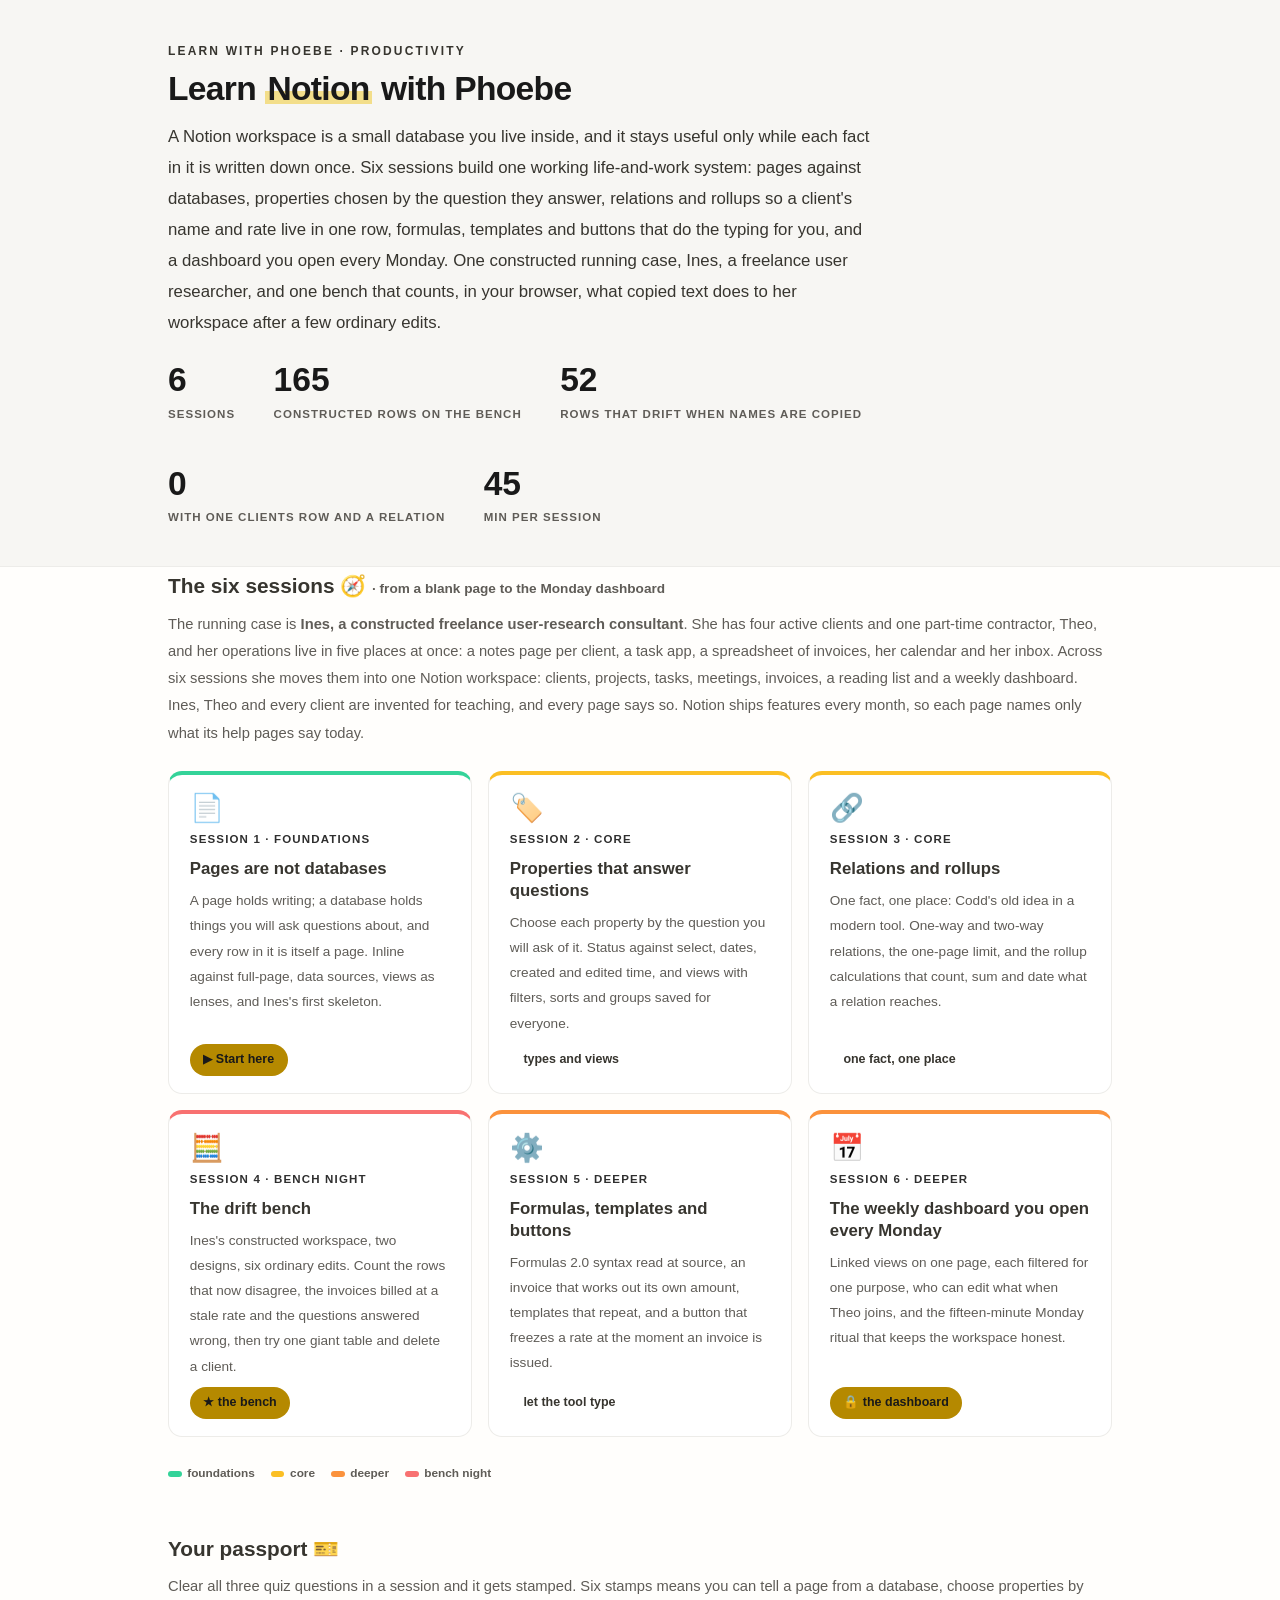
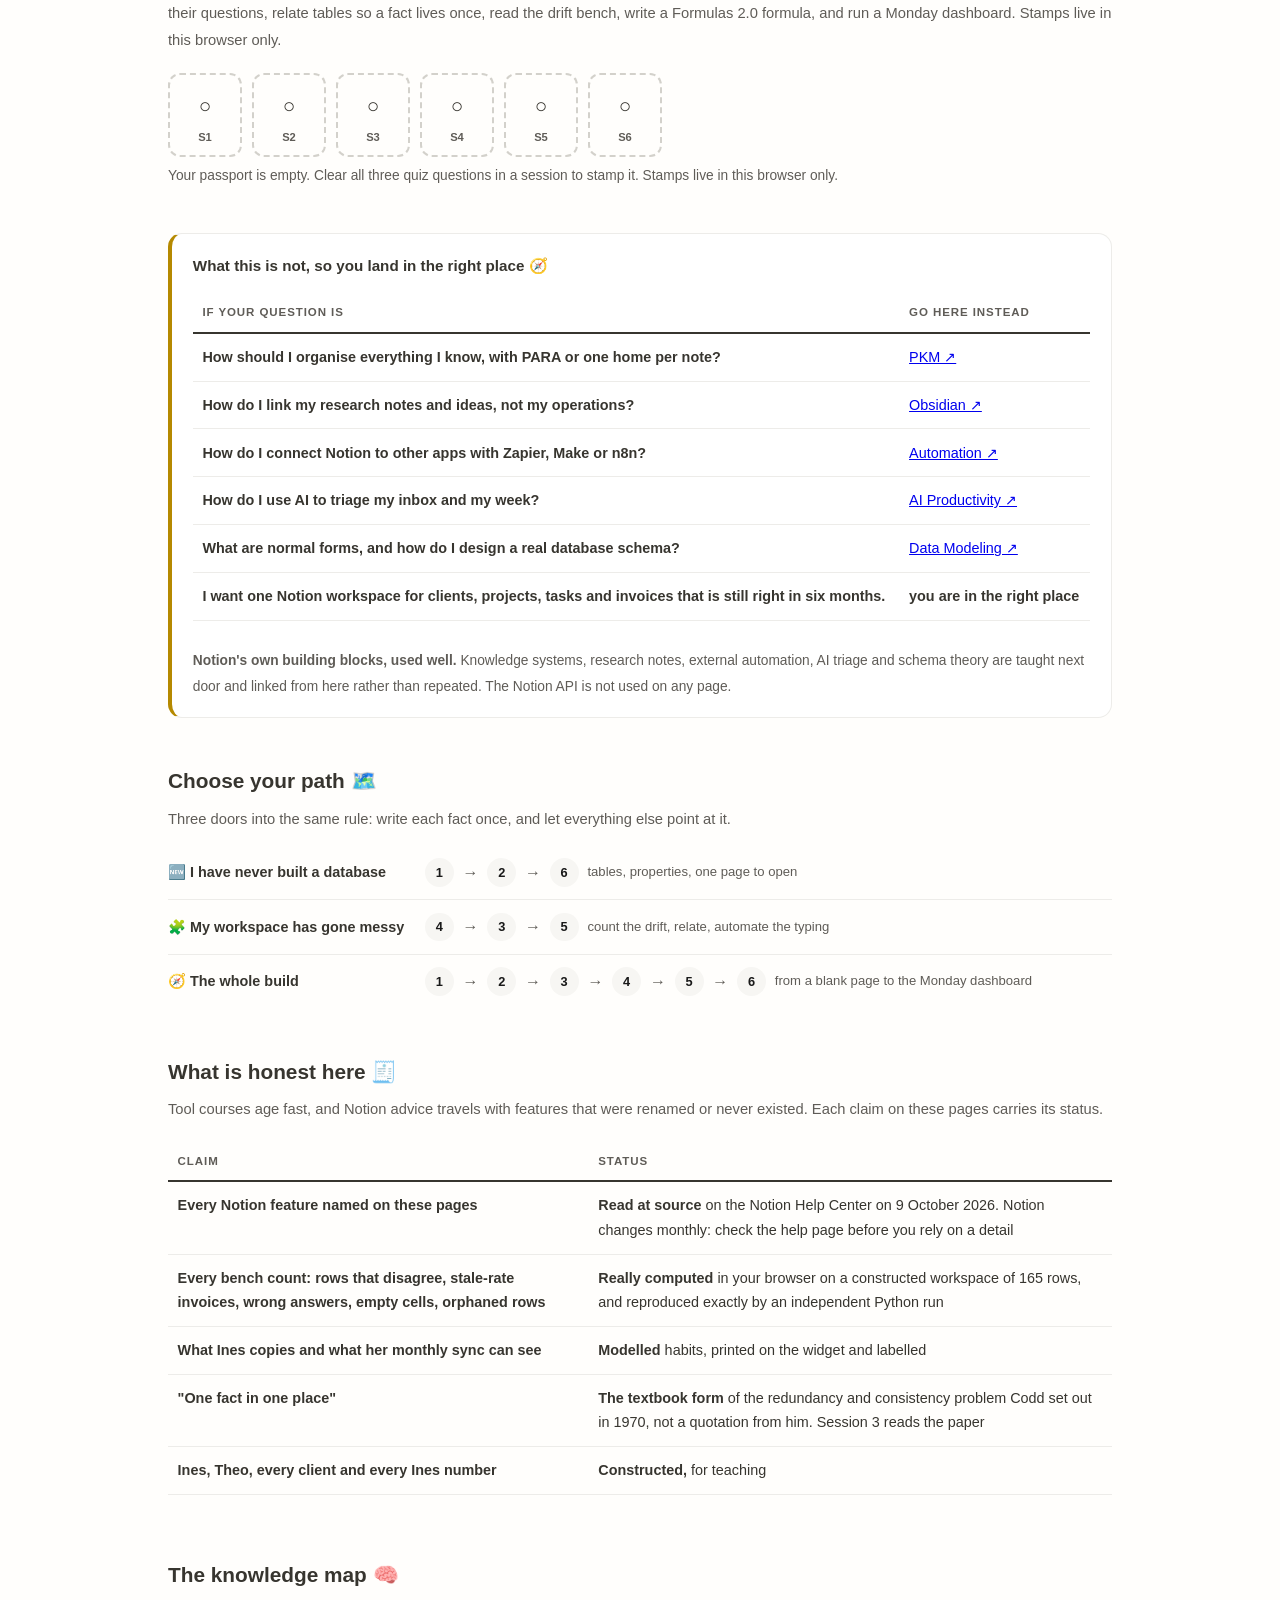
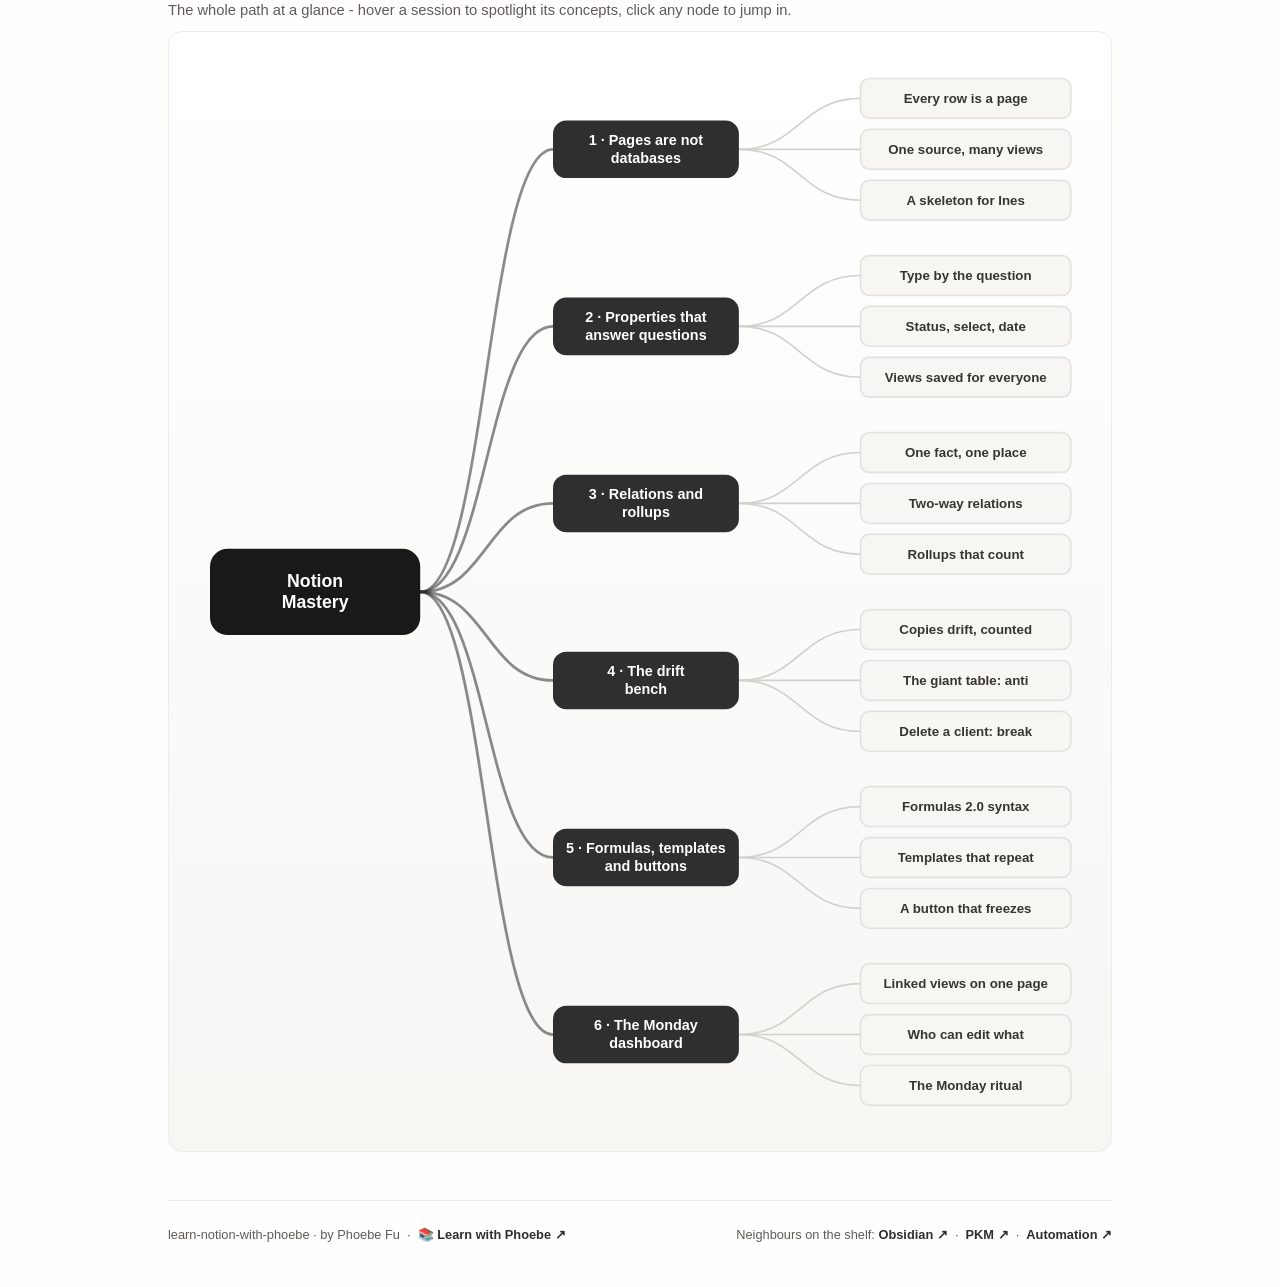
<file: index.html>
<!DOCTYPE html>
<html lang="en">
<head>
<meta charset="UTF-8">
<meta name="viewport" content="width=device-width, initial-scale=1.0">
<!-- social:start -->
<meta name="description" content="Six sessions on building one Notion workspace that stays true: pages against databases, properties chosen by the question they answer, relations and rollups so one fact lives in one place, a drift bench that counts what copied text costs, Formulas 2.0, templates and buttons, and a Monday dashboard. Free, by Phoebe Fu.">
<meta property="og:type" content="website">
<meta property="og:site_name" content="Learn with Phoebe">
<meta property="og:title" content="Learn Notion with Phoebe">
<meta property="og:description" content="Build one working life-and-work system in Notion across six sessions, and count in your browser what happens to a workspace where the same fact is typed in three places.">
<meta property="og:url" content="https://phoebefu6.github.io/learn-notion-with-phoebe/">
<meta property="og:image" content="https://phoebefu6.github.io/learn-notion-with-phoebe/assets/og-cover.png">
<meta property="og:image:width" content="1200">
<meta property="og:image:height" content="630">
<meta name="twitter:card" content="summary_large_image">
<meta name="twitter:title" content="Learn Notion with Phoebe">
<meta name="twitter:description" content="One fact, one place: a Notion workspace built in six sessions, and a bench that counts the drift.">
<meta name="twitter:image" content="https://phoebefu6.github.io/learn-notion-with-phoebe/assets/og-cover.png">
<!-- social:end -->
<title>Learn Notion with Phoebe</title>
<link rel="stylesheet" href="assets/style.css?v=22">
<style>

  .stats-row { display: flex; gap: 2.4rem; margin-top: 1.5rem; flex-wrap: wrap; }
  .stat b { display: block; font-size: 2.1rem; font-weight: 800; line-height: 1.05; font-variant-numeric: tabular-nums; }
  .stat span { font-size: .72rem; opacity: 1; text-transform: uppercase; letter-spacing: .09em; font-weight: 600; }

  .course-grid { display: grid; grid-template-columns: repeat(auto-fit, minmax(17rem, 1fr)); gap: 1rem; margin-top: 1.5rem; }
  .course-card {
    border: 1px solid var(--hairline);
    border-top: 4px solid var(--diff, var(--indigo));
    border-radius: var(--radius);
    padding: 1.2rem 1.3rem 1.1rem;
    display: flex;
    flex-direction: column;
    gap: .5rem;
    text-decoration: none;
    color: var(--ink);
    background: #fff;
    transition: box-shadow .15s ease, border-color .15s ease, transform .15s ease;
    position: relative;
  }
  .course-card:hover { border-color: var(--indigo-soft); border-top-color: var(--diff, var(--indigo)); box-shadow: 0 8px 28px rgba(var(--shadow-rgb),.16); transform: translateY(-3px); }
  .course-card .cicon { font-size: 1.7rem; line-height: 1; }
  .course-card .cnum { font-size: .72rem; font-weight: 700; color: var(--indigo); text-transform: uppercase; letter-spacing: .1em; }
  .course-card h3 { font-size: 1.05rem; font-weight: 800; line-height: 1.3; }
  .course-card p { font-size: .85rem; color: var(--muted); flex: 1; }
  .course-card .meta { display: flex; gap: .4rem; flex-wrap: wrap; }

  .diff-legend { display: flex; gap: 1rem; margin-top: 1.6rem; font-size: .74rem; color: var(--muted); font-weight: 600; flex-wrap: wrap; }
  .diff-legend i { display: inline-block; width: .85rem; height: .35rem; border-radius: 999px; margin-right: .35rem; vertical-align: middle; }

  .paths { margin-top: 2.6rem; }
  .paths h2 { font-size: 1.3rem; font-weight: 800; margin-bottom: .3rem; }
  .paths .plede { color: var(--muted); font-size: .92rem; margin-bottom: .8rem; }
  .path { display: flex; gap: .55rem; align-items: center; padding: .75rem 0; border-bottom: .5px solid var(--hairline); flex-wrap: wrap; }
  .path:last-child { border-bottom: none; }
  .path b { min-width: 15.5rem; font-size: .9rem; }
  .path .pstep { background: var(--indigo-50); color: var(--indigo-deep); border-radius: 999px; padding: .16rem .68rem; font-weight: 700; font-size: .8rem; text-decoration: none; transition: all .12s ease; }
  .path .pstep:hover { background: var(--indigo); color: #fff; }
  .path .parr { color: var(--muted); font-weight: 700; }

  .mm-section { margin-top: 1.6rem; }
  .mm-section h2 { font-size: 1.3rem; font-weight: 800; margin-bottom: .2rem; }
  .mm-section .mm-lede { color: var(--muted); font-size: .92rem; margin-bottom: .4rem; }
  .mm-wrap { border: 1px solid var(--hairline); border-radius: var(--radius); background: linear-gradient(180deg,#fff,var(--indigo-50)); padding: .6rem; overflow-x: auto; }
  .mm-svg { width: 100%; height: auto; display: block; max-width: 60rem; margin: 0 auto; min-width: 34rem; }
  .mm-link { cursor: pointer; text-decoration: none; }
  .mm-node rect { transition: opacity .15s ease, filter .15s ease; }
  .mm-node text { pointer-events: none; }
  .mm-link:hover .mm-node rect { filter: brightness(1.06); }
  .mm-edge { transition: opacity .15s ease; }

  .not-this { border: 1px solid var(--hairline); border-left: 4px solid var(--clay); border-radius: var(--radius); background: #fff; padding: 1.1rem 1.3rem; margin-top: 1.2rem; }
  .not-this h3 { font-size: .95rem; font-weight: 800; margin-bottom: .5rem; }
</style>
</head>
<body>
<header class="masthead">
  <div class="wrap">
    <div class="eyebrow">Learn with Phoebe · Productivity</div>
    <h1>Learn <span class="accent">Notion</span> with Phoebe</h1>
    <p class="sub">A Notion workspace is a small database you live inside, and it stays useful only while each fact in it is written down once. Six sessions build one working life-and-work system: pages against databases, properties chosen by the question they answer, relations and rollups so a client's name and rate live in one row, formulas, templates and buttons that do the typing for you, and a dashboard you open every Monday. One constructed running case, Ines, a freelance user researcher, and one bench that counts, in your browser, what copied text does to her workspace after a few ordinary edits.</p>
    <div class="stats-row">
      <div class="stat"><b data-count="6">6</b><span>sessions</span></div>
      <div class="stat"><b data-count="165">165</b><span>constructed rows on the bench</span></div>
      <div class="stat"><b data-count="52">52</b><span>rows that drift when names are copied</span></div>
      <div class="stat"><b>0</b><span>with one Clients row and a relation</span></div>
      <div class="stat"><b data-count="45">45</b><span>min per session</span></div>
    </div>
  </div>
</header>
<main class="wrap">
  <section class="section">
    <div class="paths" style="margin-top:0">
      <h2>The six sessions 🧭 <span style="font-size:.85rem;font-weight:600;color:var(--muted)">· from a blank page to the Monday dashboard</span></h2>
      <p class="plede">The running case is <strong>Ines, a constructed freelance user-research consultant</strong>. She has four active clients and one part-time contractor, Theo, and her operations live in five places at once: a notes page per client, a task app, a spreadsheet of invoices, her calendar and her inbox. Across six sessions she moves them into one Notion workspace: clients, projects, tasks, meetings, invoices, a reading list and a weekly dashboard. Ines, Theo and every client are invented for teaching, and every page says so. Notion ships features every month, so each page names only what its help pages say today.</p>
    </div>
    <div class="course-grid">
      <a class="course-card" href="courses/01-pages-are-not-databases.html" style="--diff:#34D399">
        <span class="cicon">📄</span>
        <span class="cnum">Session 1 · foundations</span>
        <h3>Pages are not databases</h3>
        <p>A page holds writing; a database holds things you will ask questions about, and every row in it is itself a page. Inline against full-page, data sources, views as lenses, and Ines's first skeleton.</p>
        <span class="meta"><span class="pill amber">▶ Start here</span></span>
      </a>
      <a class="course-card" href="courses/02-properties-that-answer-questions.html" style="--diff:#FBBF24">
        <span class="cicon">🏷️</span>
        <span class="cnum">Session 2 · core</span>
        <h3>Properties that answer questions</h3>
        <p>Choose each property by the question you will ask of it. Status against select, dates, created and edited time, and views with filters, sorts and groups saved for everyone.</p>
        <span class="meta"><span class="pill">types and views</span></span>
      </a>
      <a class="course-card" href="courses/03-relations-and-rollups.html" style="--diff:#FBBF24">
        <span class="cicon">🔗</span>
        <span class="cnum">Session 3 · core</span>
        <h3>Relations and rollups</h3>
        <p>One fact, one place: Codd's old idea in a modern tool. One-way and two-way relations, the one-page limit, and the rollup calculations that count, sum and date what a relation reaches.</p>
        <span class="meta"><span class="pill">one fact, one place</span></span>
      </a>
      <a class="course-card" href="courses/04-the-drift-bench.html" style="--diff:#F87171">
        <span class="cicon">🧮</span>
        <span class="cnum">Session 4 · bench night</span>
        <h3>The drift bench</h3>
        <p>Ines's constructed workspace, two designs, six ordinary edits. Count the rows that now disagree, the invoices billed at a stale rate and the questions answered wrong, then try one giant table and delete a client.</p>
        <span class="meta"><span class="pill amber">★ the bench</span></span>
      </a>
      <a class="course-card" href="courses/05-formulas-templates-buttons.html" style="--diff:#FB923C">
        <span class="cicon">⚙️</span>
        <span class="cnum">Session 5 · deeper</span>
        <h3>Formulas, templates and buttons</h3>
        <p>Formulas 2.0 syntax read at source, an invoice that works out its own amount, templates that repeat, and a button that freezes a rate at the moment an invoice is issued.</p>
        <span class="meta"><span class="pill">let the tool type</span></span>
      </a>
      <a class="course-card" href="courses/06-the-monday-dashboard.html" style="--diff:#FB923C">
        <span class="cicon">📅</span>
        <span class="cnum">Session 6 · deeper</span>
        <h3>The weekly dashboard you open every Monday</h3>
        <p>Linked views on one page, each filtered for one purpose, who can edit what when Theo joins, and the fifteen-minute Monday ritual that keeps the workspace honest.</p>
        <span class="meta"><span class="pill amber">🔒 the dashboard</span></span>
      </a>
    </div>
    <div class="diff-legend">
      <span><i style="background:#34D399"></i>foundations</span>
      <span><i style="background:#FBBF24"></i>core</span>
      <span><i style="background:#FB923C"></i>deeper</span>
      <span><i style="background:#F87171"></i>bench night</span>
    </div>
  </section>
  <section class="section">
    <div class="paths" style="margin-top:0">
      <h2>Your passport 🎫</h2>
      <p class="plede">Clear all three quiz questions in a session and it gets stamped. Six stamps means you can tell a page from a database, choose properties by their questions, relate tables so a fact lives once, read the drift bench, write a Formulas 2.0 formula, and run a Monday dashboard. Stamps live in this browser only.</p>
    </div>
    <div class="pp-strip"></div>
  </section>
  <section class="section">
    <div class="not-this">
      <h3>What this is not, so you land in the right place 🧭</h3>
      <table class="clean">
        <tr><th>If your question is</th><th>Go here instead</th></tr>
        <tr><td>How should I organise everything I know, with PARA or one home per note?</td><td><a href="https://phoebefu6.github.io/learn-pkm-with-phoebe/">PKM ↗</a></td></tr>
        <tr><td>How do I link my research notes and ideas, not my operations?</td><td><a href="https://phoebefu6.github.io/learn-obsidian-with-phoebe/">Obsidian ↗</a></td></tr>
        <tr><td>How do I connect Notion to other apps with Zapier, Make or n8n?</td><td><a href="https://phoebefu6.github.io/learn-automation-with-phoebe/">Automation ↗</a></td></tr>
        <tr><td>How do I use AI to triage my inbox and my week?</td><td><a href="https://phoebefu6.github.io/learn-ai-productivity-with-phoebe/">AI Productivity ↗</a></td></tr>
        <tr><td>What are normal forms, and how do I design a real database schema?</td><td><a href="https://phoebefu6.github.io/learn-data-modeling-with-phoebe/">Data Modeling ↗</a></td></tr>
        <tr><td><strong>I want one Notion workspace for clients, projects, tasks and invoices that is still right in six months.</strong></td><td><strong>you are in the right place</strong></td></tr>
      </table>
      <p style="margin-top:.7rem;font-size:.86rem;color:var(--muted)"><strong>Notion's own building blocks, used well.</strong> Knowledge systems, research notes, external automation, AI triage and schema theory are taught next door and linked from here rather than repeated. The Notion API is not used on any page.</p>
    </div>
  </section>
  <section class="section">
    <div class="paths">
      <h2>Choose your path 🗺️</h2>
      <p class="plede">Three doors into the same rule: write each fact once, and let everything else point at it.</p>
      <div class="path"><b>🆕 I have never built a database</b>
        <a class="pstep" href="courses/01-pages-are-not-databases.html">1</a><span class="parr">→</span>
        <a class="pstep" href="courses/02-properties-that-answer-questions.html">2</a><span class="parr">→</span>
        <a class="pstep" href="courses/06-the-monday-dashboard.html">6</a>
        <span style="font-size:.82rem;color:var(--muted)">tables, properties, one page to open</span>
      </div>
      <div class="path"><b>🧩 My workspace has gone messy</b>
        <a class="pstep" href="courses/04-the-drift-bench.html">4</a><span class="parr">→</span>
        <a class="pstep" href="courses/03-relations-and-rollups.html">3</a><span class="parr">→</span>
        <a class="pstep" href="courses/05-formulas-templates-buttons.html">5</a>
        <span style="font-size:.82rem;color:var(--muted)">count the drift, relate, automate the typing</span>
      </div>
      <div class="path"><b>🧭 The whole build</b>
        <a class="pstep" href="courses/01-pages-are-not-databases.html">1</a><span class="parr">→</span>
        <a class="pstep" href="courses/02-properties-that-answer-questions.html">2</a><span class="parr">→</span>
        <a class="pstep" href="courses/03-relations-and-rollups.html">3</a><span class="parr">→</span>
        <a class="pstep" href="courses/04-the-drift-bench.html">4</a><span class="parr">→</span>
        <a class="pstep" href="courses/05-formulas-templates-buttons.html">5</a><span class="parr">→</span>
        <a class="pstep" href="courses/06-the-monday-dashboard.html">6</a>
        <span style="font-size:.82rem;color:var(--muted)">from a blank page to the Monday dashboard</span>
      </div>
    </div>
  </section>
  <section class="section">
    <div class="paths" style="margin-top:0">
      <h2>What is honest here 🧾</h2>
      <p class="plede">Tool courses age fast, and Notion advice travels with features that were renamed or never existed. Each claim on these pages carries its status.</p>
    </div>
    <table class="clean">
      <tr><th>Claim</th><th>Status</th></tr>
      <tr><td>Every Notion feature named on these pages</td><td><strong>Read at source</strong> on the Notion Help Center on 9 October 2026. Notion changes monthly: check the help page before you rely on a detail</td></tr>
      <tr><td>Every bench count: rows that disagree, stale-rate invoices, wrong answers, empty cells, orphaned rows</td><td><strong>Really computed</strong> in your browser on a constructed workspace of 165 rows, and reproduced exactly by an independent Python run</td></tr>
      <tr><td>What Ines copies and what her monthly sync can see</td><td><strong>Modelled</strong> habits, printed on the widget and labelled</td></tr>
      <tr><td>"One fact in one place"</td><td><strong>The textbook form</strong> of the redundancy and consistency problem Codd set out in 1970, not a quotation from him. Session 3 reads the paper</td></tr>
      <tr><td>Ines, Theo, every client and every Ines number</td><td><strong>Constructed,</strong> for teaching</td></tr>
    </table>
  </section>
  <section class="section mm-section">
    <h2>The knowledge map 🧠</h2>
    <p class="mm-lede">The whole path at a glance - hover a session to spotlight its concepts, click any node to jump in.</p>
    <div class="mm-wrap"><div id="mindmap"></div></div>
  </section>
  <footer class="pagefoot">
    <span>learn-notion-with-phoebe · by Phoebe Fu &nbsp;·&nbsp; 📚 <a href="https://phoebefu6.github.io/learn-with-phoebe/">Learn with Phoebe ↗</a></span>
    <span>Neighbours on the shelf: <a href="https://phoebefu6.github.io/learn-obsidian-with-phoebe/">Obsidian ↗</a> &nbsp;·&nbsp; <a href="https://phoebefu6.github.io/learn-pkm-with-phoebe/">PKM ↗</a> &nbsp;·&nbsp; <a href="https://phoebefu6.github.io/learn-automation-with-phoebe/">Automation ↗</a></span>
  </footer>
</main>
<script>
window.MINDMAP_DATA = {
 "title": "Notion\nMastery",
 "centerColor": "#191919",
 "sessions": [
  {
   "label": "Pages are not\ndatabases",
   "href": "courses/01-pages-are-not-databases.html",
   "color": "#34D399",
   "concepts": [
    {
     "label": "Every row is a page",
     "href": "courses/01-pages-are-not-databases.html"
    },
    {
     "label": "One source, many views",
     "href": "courses/01-pages-are-not-databases.html"
    },
    {
     "label": "A skeleton for Ines",
     "href": "courses/01-pages-are-not-databases.html"
    }
   ]
  },
  {
   "label": "Properties that\nanswer questions",
   "href": "courses/02-properties-that-answer-questions.html",
   "color": "#FBBF24",
   "concepts": [
    {
     "label": "Type by the question",
     "href": "courses/02-properties-that-answer-questions.html"
    },
    {
     "label": "Status, select, date",
     "href": "courses/02-properties-that-answer-questions.html"
    },
    {
     "label": "Views saved for everyone",
     "href": "courses/02-properties-that-answer-questions.html"
    }
   ]
  },
  {
   "label": "Relations and\nrollups",
   "href": "courses/03-relations-and-rollups.html",
   "color": "#FBBF24",
   "concepts": [
    {
     "label": "One fact, one place",
     "href": "courses/03-relations-and-rollups.html"
    },
    {
     "label": "Two-way relations",
     "href": "courses/03-relations-and-rollups.html"
    },
    {
     "label": "Rollups that count",
     "href": "courses/03-relations-and-rollups.html"
    }
   ]
  },
  {
   "label": "The drift\nbench",
   "href": "courses/04-the-drift-bench.html",
   "color": "#F87171",
   "concepts": [
    {
     "label": "Copies drift, counted",
     "href": "courses/04-the-drift-bench.html"
    },
    {
     "label": "The giant table: anti",
     "href": "courses/04-the-drift-bench.html"
    },
    {
     "label": "Delete a client: break",
     "href": "courses/04-the-drift-bench.html"
    }
   ]
  },
  {
   "label": "Formulas, templates\nand buttons",
   "href": "courses/05-formulas-templates-buttons.html",
   "color": "#FB923C",
   "concepts": [
    {
     "label": "Formulas 2.0 syntax",
     "href": "courses/05-formulas-templates-buttons.html"
    },
    {
     "label": "Templates that repeat",
     "href": "courses/05-formulas-templates-buttons.html"
    },
    {
     "label": "A button that freezes",
     "href": "courses/05-formulas-templates-buttons.html"
    }
   ]
  },
  {
   "label": "The Monday\ndashboard",
   "href": "courses/06-the-monday-dashboard.html",
   "color": "#FB923C",
   "concepts": [
    {
     "label": "Linked views on one page",
     "href": "courses/06-the-monday-dashboard.html"
    },
    {
     "label": "Who can edit what",
     "href": "courses/06-the-monday-dashboard.html"
    },
    {
     "label": "The Monday ritual",
     "href": "courses/06-the-monday-dashboard.html"
    }
   ]
  }
 ]
};
</script>
<script src="assets/mindmap.js?v=1"></script>
<script src="assets/app.js?v=19"></script>
</body>
</html>
</file>
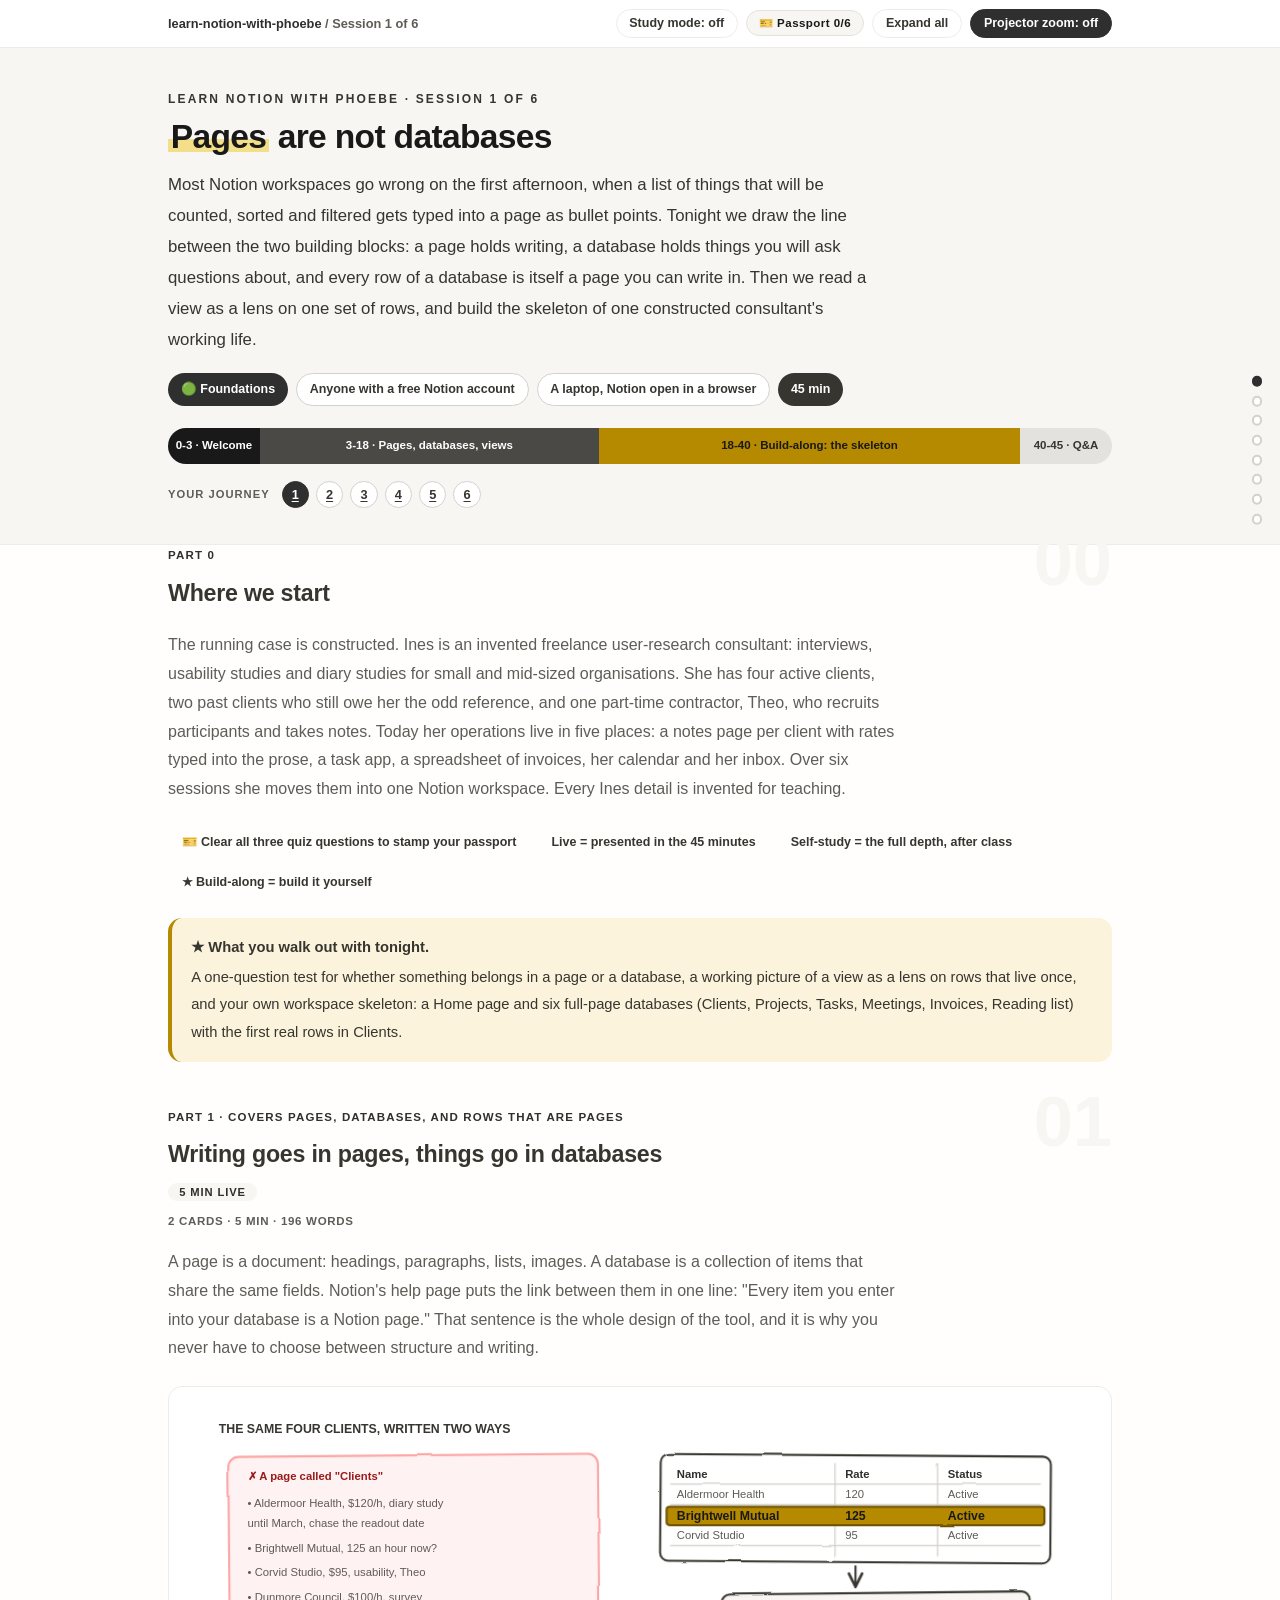
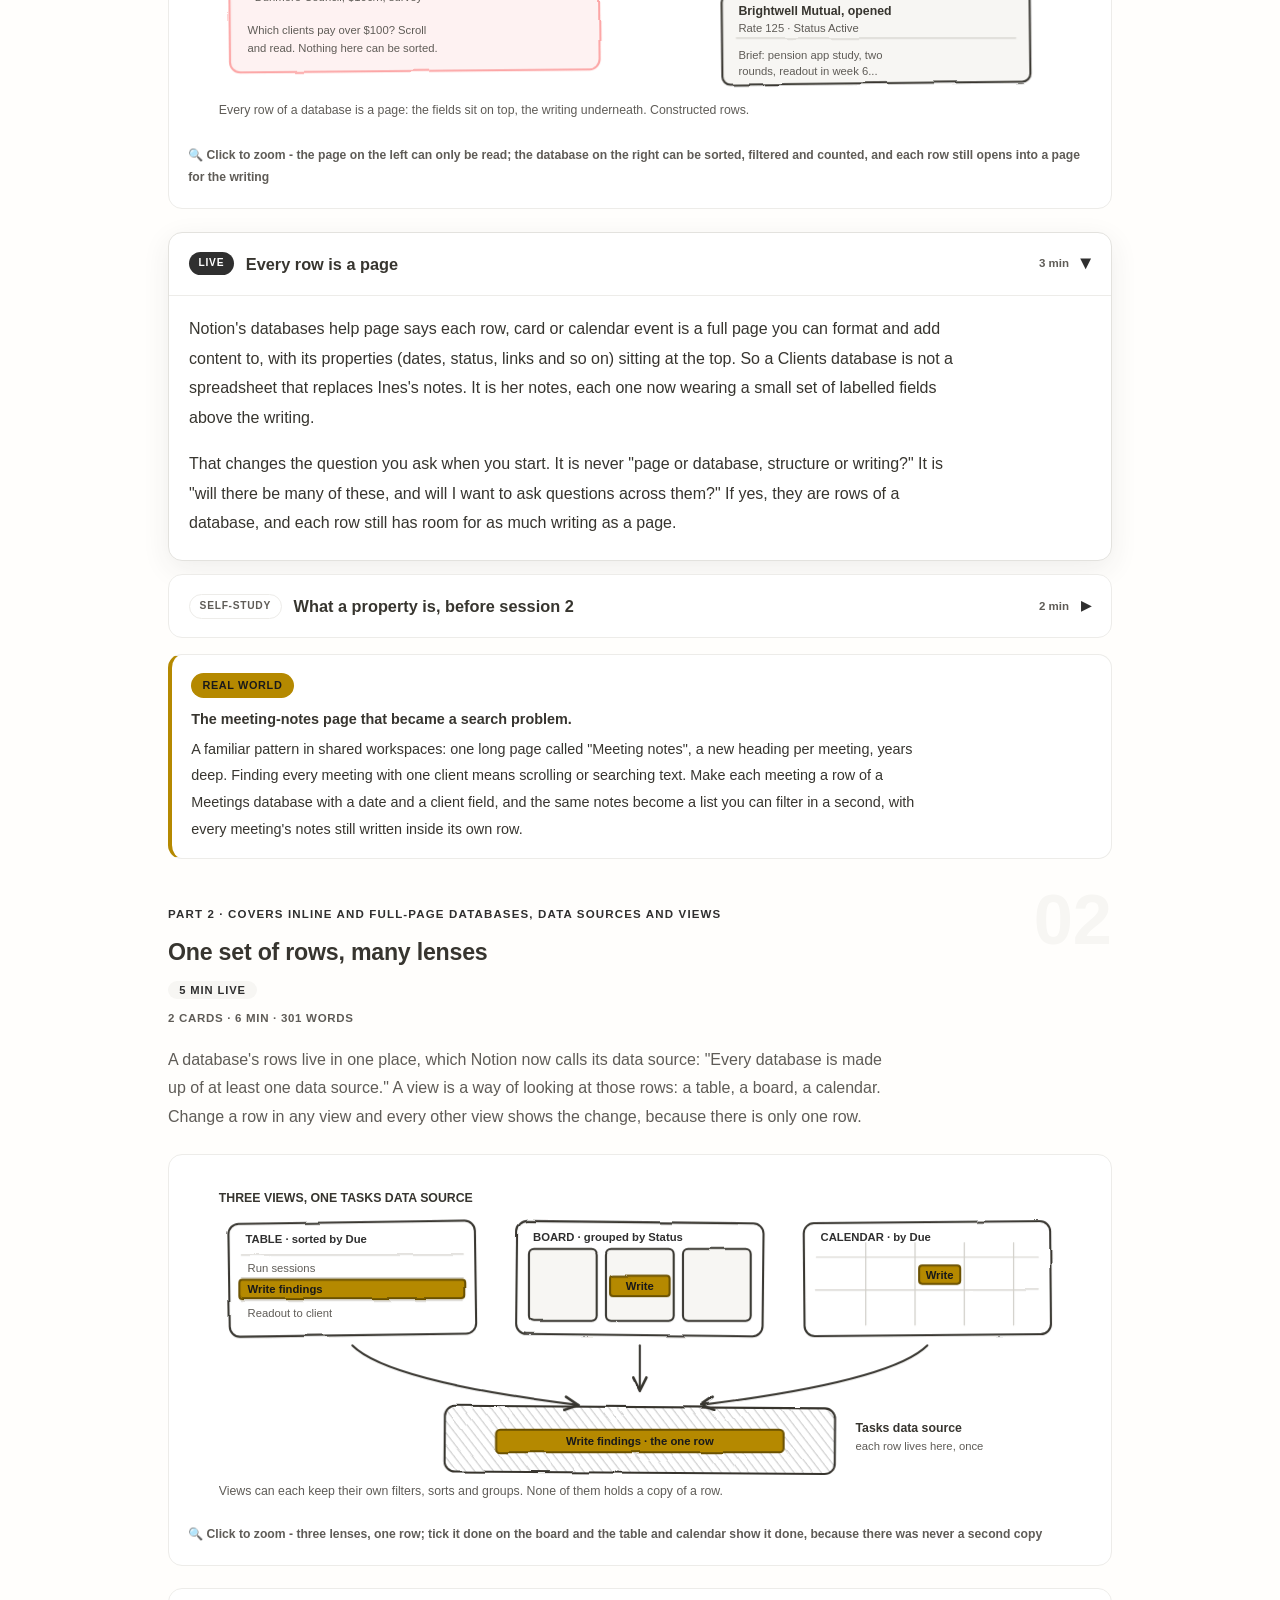
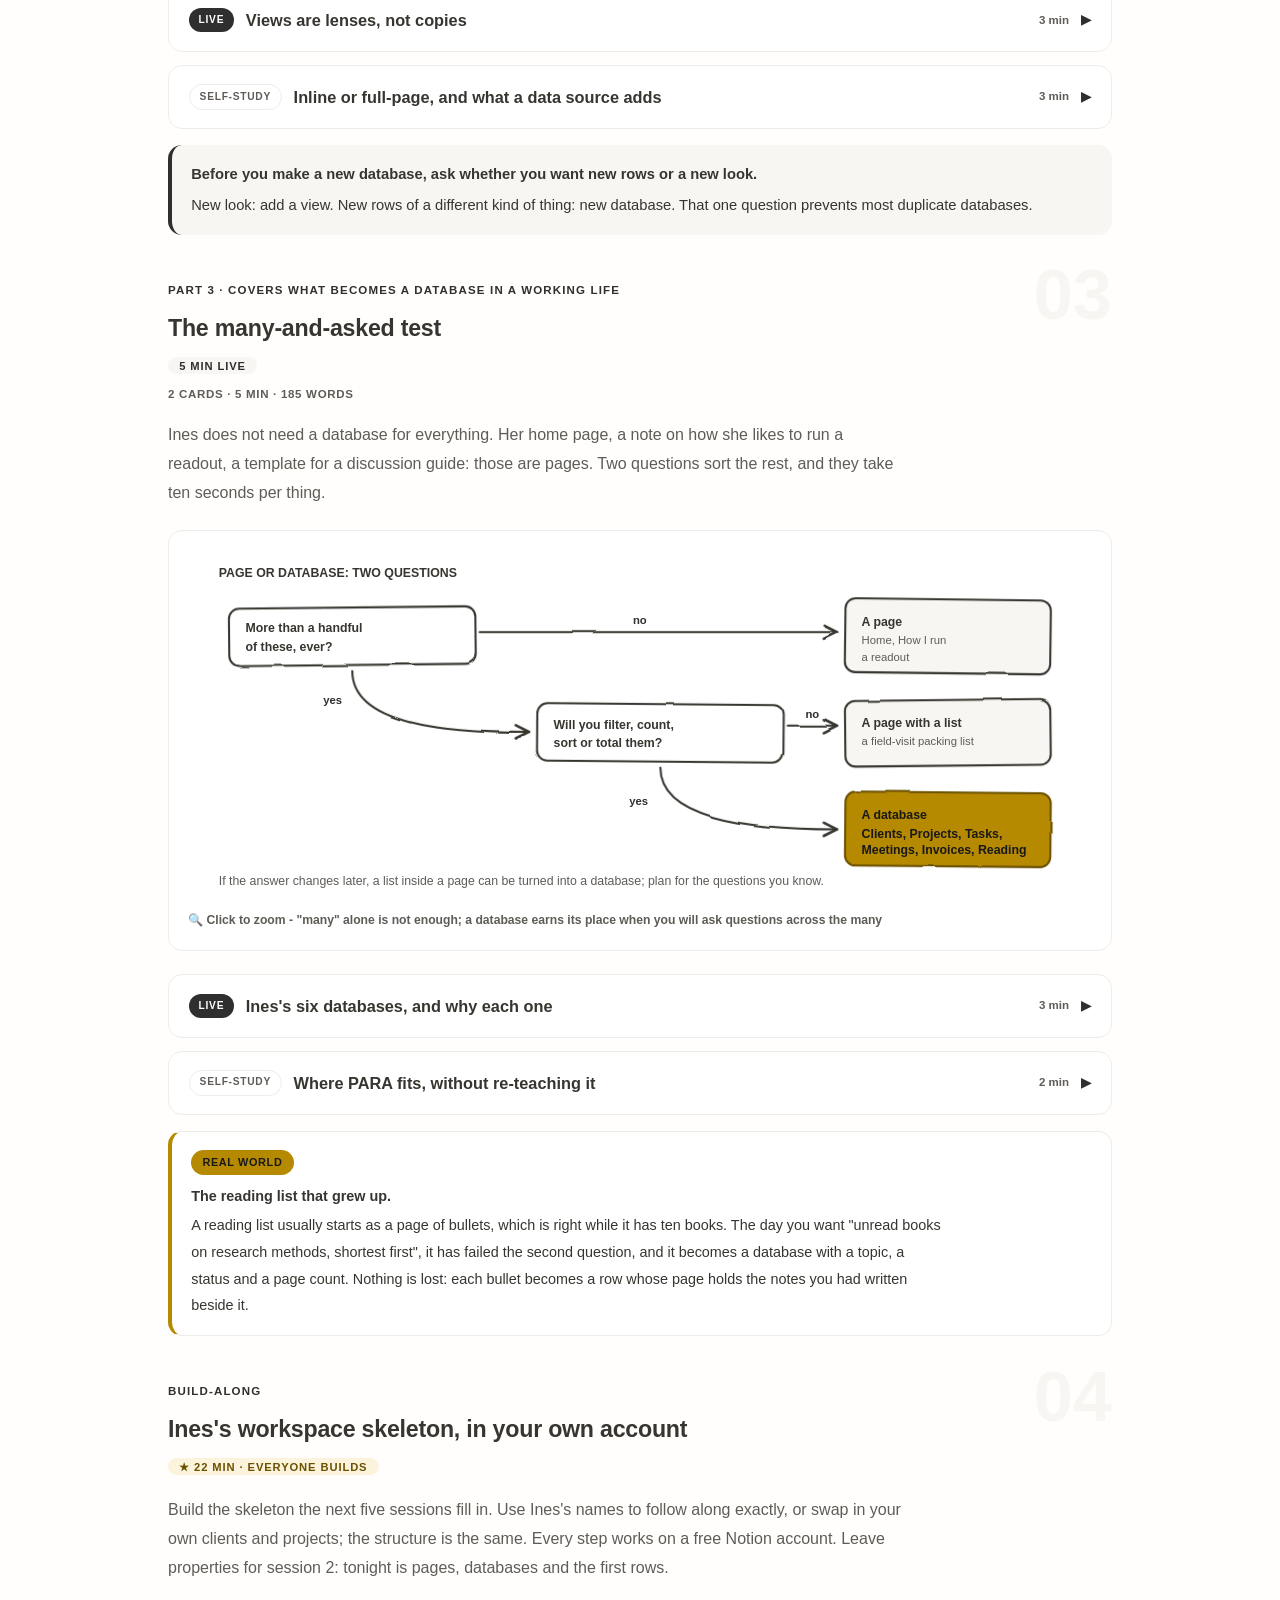
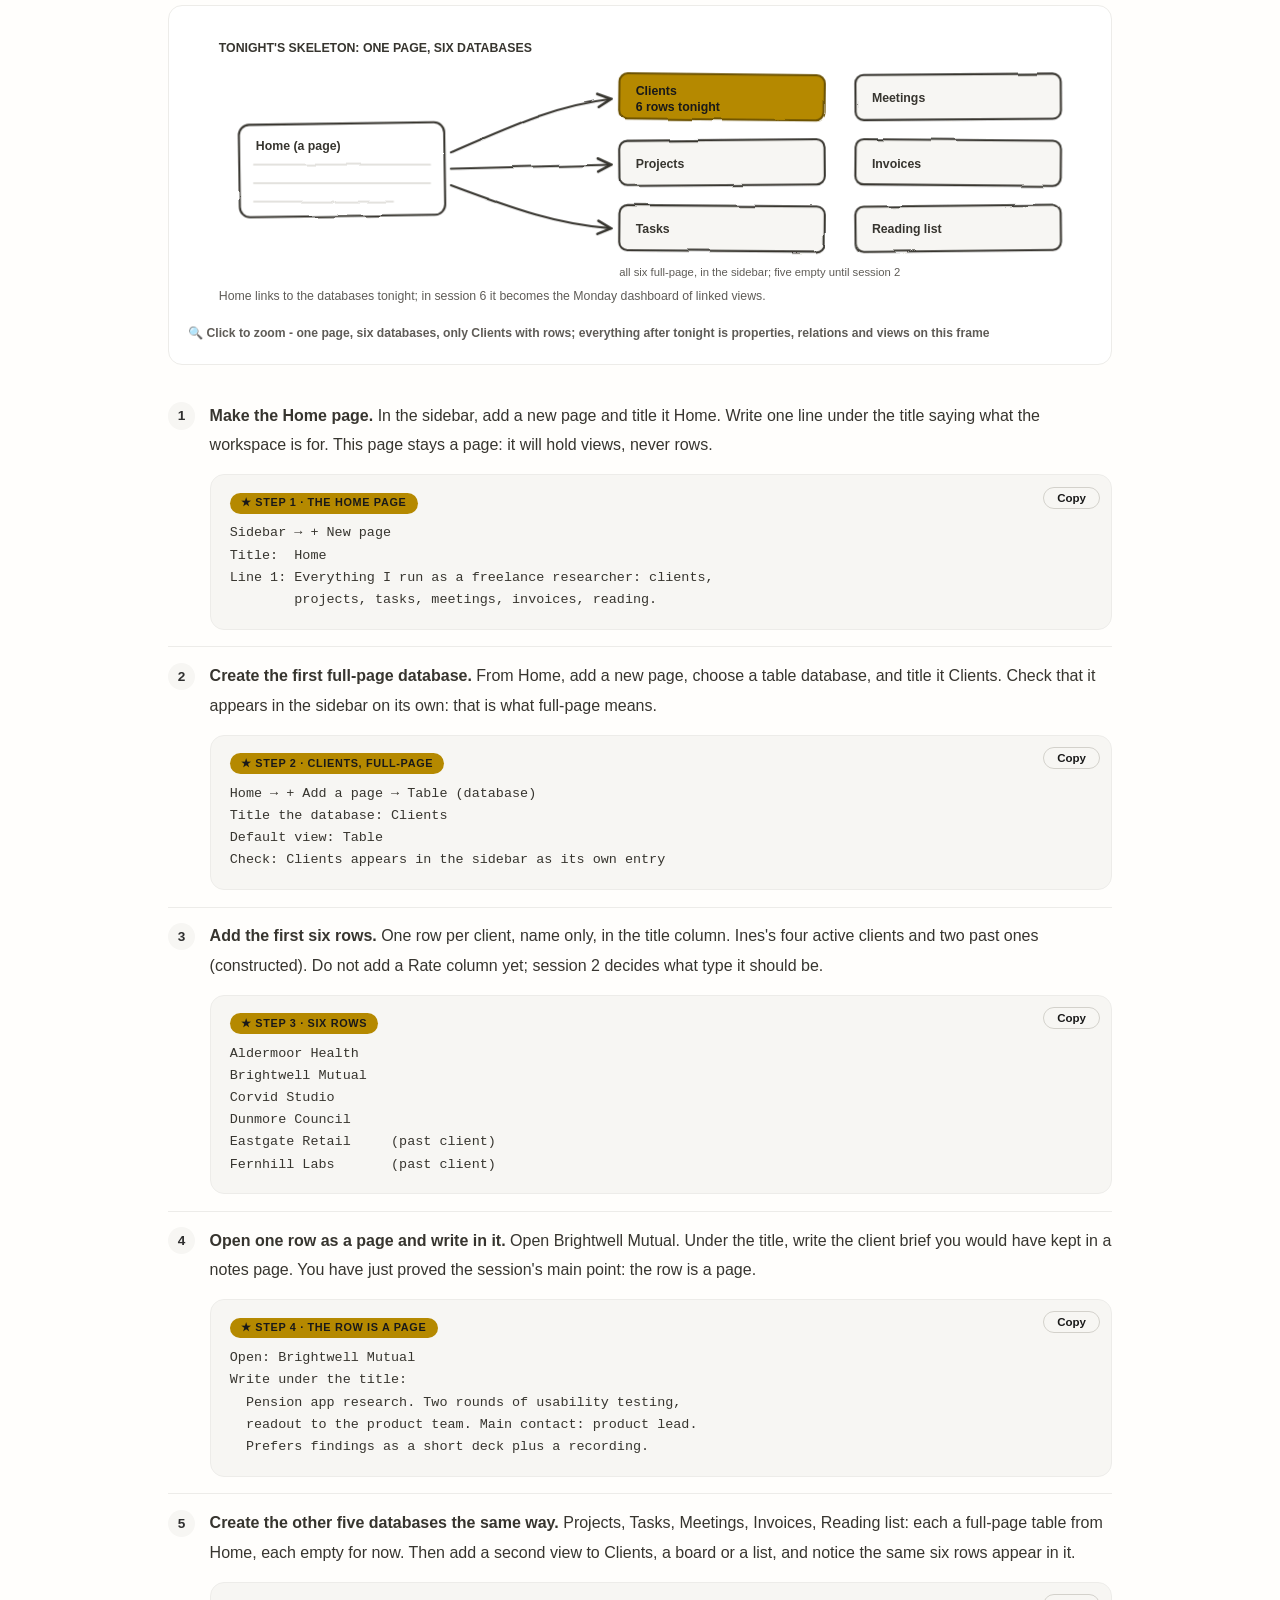
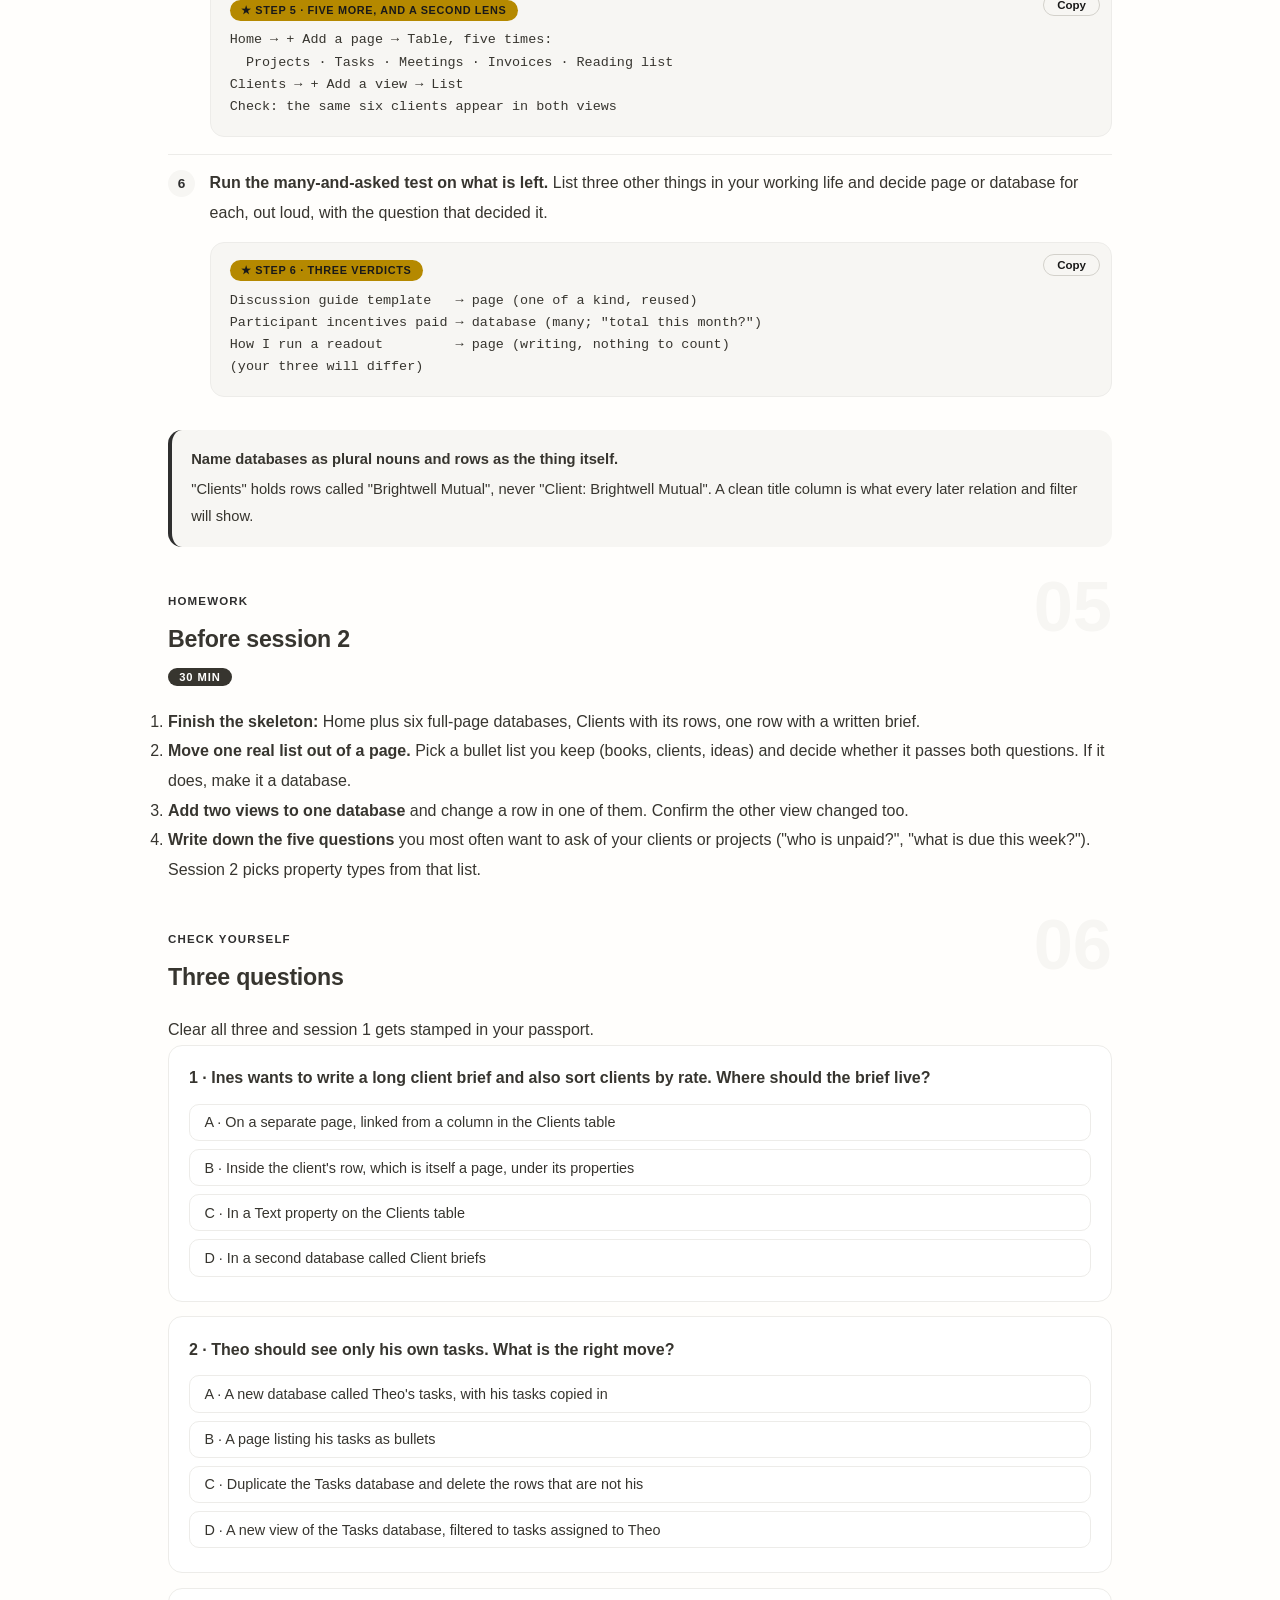
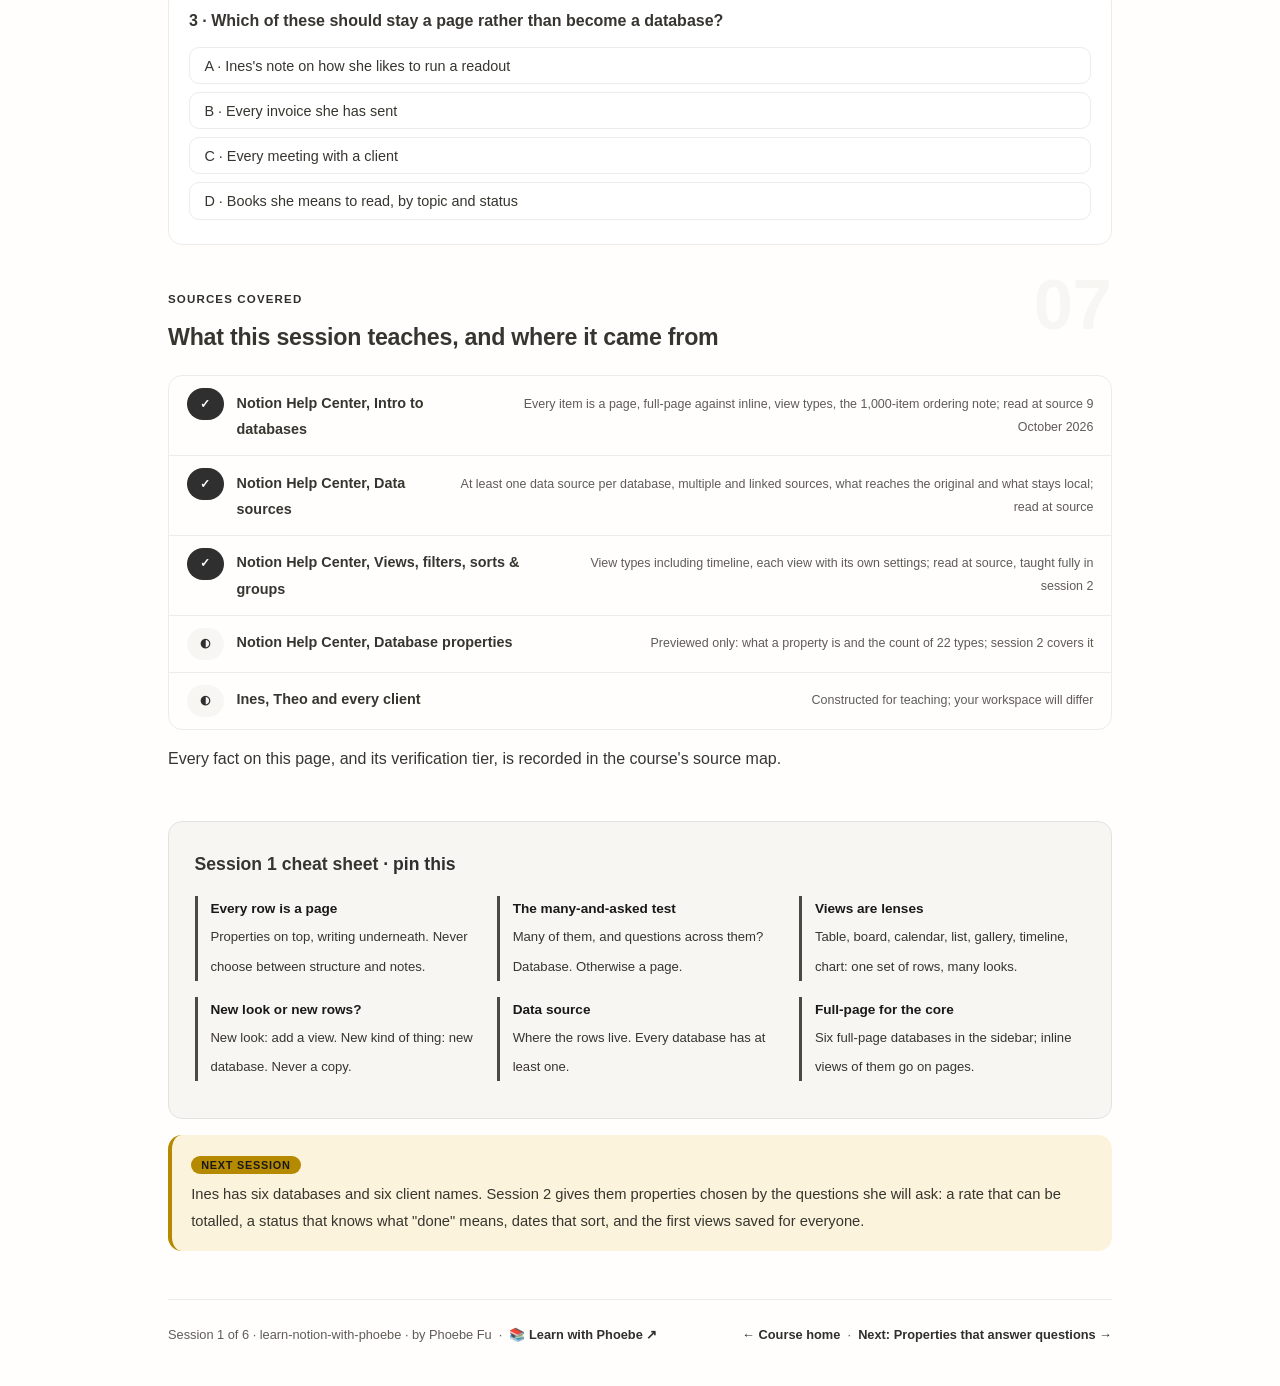
<file: courses/01-pages-are-not-databases.html>
<!DOCTYPE html>
<html lang="en">
<head>
<meta charset="UTF-8">
<meta name="viewport" content="width=device-width, initial-scale=1.0">
<!-- social:start -->
<meta name="description" content="Session 1 of 6. A page holds writing; a database holds things you will ask questions about, and every row in it is itself a page. Inline and full-page databases, data sources, views as lenses on one set of rows, and the skeleton of one constructed consultant's workspace.">
<meta property="og:type" content="article">
<meta property="og:site_name" content="Learn with Phoebe">
<meta property="og:title" content="Pages are not databases - learn notion with phoebe">
<meta property="og:description" content="Session 1 of 6. Tell a page from a database, read a view as a lens, and build a six-database skeleton.">
<meta property="og:url" content="https://phoebefu6.github.io/learn-notion-with-phoebe/courses/01-pages-are-not-databases.html">
<meta property="og:image" content="https://phoebefu6.github.io/learn-notion-with-phoebe/assets/og-cover.png">
<meta property="og:image:width" content="1200">
<meta property="og:image:height" content="630">
<meta name="twitter:card" content="summary_large_image">
<meta name="twitter:title" content="Pages are not databases - learn notion with phoebe">
<meta name="twitter:description" content="Session 1 of 6. Pages, databases, data sources and views, on one constructed workspace.">
<meta name="twitter:image" content="https://phoebefu6.github.io/learn-notion-with-phoebe/assets/og-cover.png">
<!-- social:end -->
<title>Session 1 · Pages are not databases - learn notion with phoebe</title>
<link rel="stylesheet" href="../assets/style.css?v=21">
</head>
<body>

<div class="toolbar">
  <div class="wrap">
    <span class="crumb"><a href="../index.html">learn-notion-with-phoebe</a> / Session 1 of 6</span>
    <button class="btn" id="toggle-all" type="button">Expand all</button>
    <button class="btn primary" id="zoom-toggle" type="button">Projector zoom: off</button>
  </div>
</div>

<header class="masthead">
  <div class="wrap">
    <div class="eyebrow">Learn Notion with Phoebe · Session 1 of 6</div>
    <h1><span class="accent">Pages</span> are not databases</h1>
    <p class="sub">Most Notion workspaces go wrong on the first afternoon, when a list of things that will be counted, sorted and filtered gets typed into a page as bullet points. Tonight we draw the line between the two building blocks: a page holds writing, a database holds things you will ask questions about, and every row of a database is itself a page you can write in. Then we read a view as a lens on one set of rows, and build the skeleton of one constructed consultant's working life.</p>
    <div class="chip-row">
      <span class="chip level">🟢 Foundations</span>
      <span class="chip audience">Anyone with a free Notion account</span>
      <span class="chip audience">A laptop, Notion open in a browser</span>
      <span class="chip time">45 min</span>
    </div>
    <div class="agenda">
      <span class="a1" style="flex:1">0-3 · Welcome</span>
      <span class="a2" style="flex:4">3-18 · Pages, databases, views</span>
      <span class="a3" style="flex:5">18-40 · Build-along: the skeleton</span>
      <span class="a4" style="flex:1">40-45 · Q&amp;A</span>
    </div>
  </div>
</header>

<main class="wrap">

  <section class="section" id="intro">
    <div class="section-kicker">
      <span class="klabel">Part 0</span>
      <h2>Where we start</h2>
    </div>
    <p class="lede">The running case is constructed. Ines is an invented freelance user-research consultant: interviews, usability studies and diary studies for small and mid-sized organisations. She has four active clients, two past clients who still owe her the odd reference, and one part-time contractor, Theo, who recruits participants and takes notes. Today her operations live in five places: a notes page per client with rates typed into the prose, a task app, a spreadsheet of invoices, her calendar and her inbox. Over six sessions she moves them into one Notion workspace. Every Ines detail is invented for teaching.</p>

    <div class="legend">
      <span class="pill">🎫 Clear all three quiz questions to stamp your passport</span>
      <span class="pill">Live = presented in the 45 minutes</span>
      <span class="pill">Self-study = the full depth, after class</span>
      <span class="pill">★ Build-along = build it yourself</span>
    </div>

    <div class="callout win">
      <p><strong>★ What you walk out with tonight.</strong> A one-question test for whether something belongs in a page or a database, a working picture of a view as a lens on rows that live once, and your own workspace skeleton: a Home page and six full-page databases (Clients, Projects, Tasks, Meetings, Invoices, Reading list) with the first real rows in Clients.</p>
    </div>
  </section>

  <section class="section" id="part-1">
    <div class="section-kicker">
      <span class="klabel">Part 1 · covers pages, databases, and rows that are pages</span>
      <h2>Writing goes in pages, things go in databases</h2>
      <span class="tag concept">5 min live</span>
    </div>
    <p class="lede">A page is a document: headings, paragraphs, lists, images. A database is a collection of items that share the same fields. Notion's help page puts the link between them in one line: "Every item you enter into your database is a Notion page." That sentence is the whole design of the tool, and it is why you never have to choose between structure and writing.</p>

    <figure class="zoomable">
      <svg viewBox="0 0 880 320" xmlns="http://www.w3.org/2000/svg" role="img" aria-label="Before and after. Left, Ines's client notes as one page: four bullets that mix client names, rates and next steps in prose, so nothing can be sorted or counted. Right, a Clients database: four rows with Name, Rate and Status columns, and one row opened into its own page with the properties at the top and the client brief written underneath. The opened row is highlighted.">
        <defs>
          <filter id="n1aSk" x="-3%" y="-3%" width="106%" height="106%"><feTurbulence type="fractalNoise" baseFrequency="0.02" numOctaves="2" seed="11" result="n"/><feDisplacementMap in="SourceGraphic" in2="n" scale="2.4" xChannelSelector="R" yChannelSelector="G"/></filter>
          <pattern id="n1aHc" patternUnits="userSpaceOnUse" width="7" height="7" patternTransform="rotate(-38)"><line x1="0" y1="0" x2="0" y2="7" stroke="#2F2F2F" stroke-width="1" opacity=".5"/></pattern>
          <marker id="n1aAr" viewBox="0 0 10 10" refX="9" refY="5" markerWidth="8" markerHeight="8" orient="auto"><path d="M1 1 L9 5 L1 9" fill="none" stroke="#37352F" stroke-width="1.6" stroke-linecap="round"/></marker>
        </defs>
        <style>
          .n1aH { font: 800 12px Inter, sans-serif; fill: #37352F; }
          .n1aL { font: 600 12px Inter, sans-serif; fill: #37352F; }
          .n1aS { font: 400 11px Inter, sans-serif; fill: #5F5C57; }
          .n1aB { font: 800 11px Inter, sans-serif; fill: #6B5100; }
          .n1aA { font: 700 11px Inter, sans-serif; fill: #2F2F2F; }
          .n1aN { font: 400 12px Inter, sans-serif; fill: #5F5C57; }
          .n1aW { font: 800 11px Inter, sans-serif; fill: #991B1B; }
        </style>

        <text class="n1aH" x="30" y="26">THE SAME FOUR CLIENTS, WRITTEN TWO WAYS</text>

        <g filter="url(#n1aSk)" fill="none" stroke="#37352F" stroke-width="2" stroke-linecap="round" stroke-linejoin="round">
          <rect x="40" y="48" width="360" height="210" rx="10" transform="rotate(-0.5 220 153)" fill="#FEF2F2" stroke="#FCA5A5"/>
          <rect x="460" y="48" width="380" height="104" rx="8" transform="rotate(0.4 650 100)" fill="#FFFFFF"/>
          <path d="M470 76 L830 76 M470 96 L830 96 M470 116 L830 116 M470 136 L830 136" stroke="#D3D1CB" stroke-width="1.2"/>
          <path d="M630 56 L630 146 M730 56 L730 146" stroke="#D3D1CB" stroke-width="1.2"/>
          <rect x="466" y="98" width="368" height="18" rx="3" fill="#B58900" stroke="#6B5100"/>
          <path d="M650 156 L650 176" marker-end="url(#n1aAr)"/>
          <rect x="520" y="182" width="300" height="88" rx="8" transform="rotate(-0.6 670 226)" fill="#F7F6F3"/>
          <path d="M534 226 L806 226" stroke="#D3D1CB" stroke-width="1.2"/>
        </g>

        <text class="n1aW" x="58" y="72">✗ A page called "Clients"</text>
        <text class="n1aS" x="58" y="98">• Aldermoor Health, $120/h, diary study</text>
        <text class="n1aS" x="58" y="118">  until March, chase the readout date</text>
        <text class="n1aS" x="58" y="142">• Brightwell Mutual, 125 an hour now?</text>
        <text class="n1aS" x="58" y="166">• Corvid Studio, $95, usability, Theo</text>
        <text class="n1aS" x="58" y="190">• Dunmore Council, $100/h, survey</text>
        <text class="n1aS" x="58" y="222">Which clients pay over $100? Scroll</text>
        <text class="n1aS" x="58" y="240">and read. Nothing here can be sorted.</text>

        <text class="n1aA" x="476" y="70">Name</text>
        <text class="n1aA" x="640" y="70">Rate</text>
        <text class="n1aA" x="740" y="70">Status</text>
        <text class="n1aS" x="476" y="90">Aldermoor Health</text>
        <text class="n1aS" x="640" y="90">120</text>
        <text class="n1aS" x="740" y="90">Active</text>
        <text class="n1aL" x="476" y="111" style="fill:#191919">Brightwell Mutual</text>
        <text class="n1aL" x="640" y="111" style="fill:#191919">125</text>
        <text class="n1aL" x="740" y="111" style="fill:#191919">Active</text>
        <text class="n1aS" x="476" y="130">Corvid Studio</text>
        <text class="n1aS" x="640" y="130">95</text>
        <text class="n1aS" x="740" y="130">Active</text>

        <text class="n1aL" x="536" y="204">Brightwell Mutual, opened</text>
        <text class="n1aS" x="536" y="220">Rate 125 · Status Active</text>
        <text class="n1aS" x="536" y="246">Brief: pension app study, two</text>
        <text class="n1aS" x="536" y="262">rounds, readout in week 6...</text>

        <text class="n1aN" x="30" y="300">Every row of a database is a page: the fields sit on top, the writing underneath. Constructed rows.</text>
      </svg>
      <figcaption>🔍 Click to zoom - the page on the left can only be read; the database on the right can be sorted, filtered and counted, and each row still opens into a page for the writing</figcaption>
    </figure>

    <details class="card" open>
      <summary><span class="mode live">Live</span>Every row is a page<span class="mini">3 min</span><span class="caret">▶</span></summary>
      <div class="body">
        <p>Notion's databases help page says each row, card or calendar event is a full page you can format and add content to, with its properties (dates, status, links and so on) sitting at the top. So a Clients database is not a spreadsheet that replaces Ines's notes. It is her notes, each one now wearing a small set of labelled fields above the writing.</p>
        <p>That changes the question you ask when you start. It is never "page or database, structure or writing?" It is "will there be many of these, and will I want to ask questions across them?" If yes, they are rows of a database, and each row still has room for as much writing as a page.</p>
      </div>
    </details>

    <details class="card">
      <summary><span class="mode self">Self-study</span>What a property is, before session 2<span class="mini">2 min</span><span class="caret">▶</span></summary>
      <div class="body">
        <p>A property is one labelled field that every row in a database shares: a rate, a status, a date, a person. The help page lists 22 property types, from Text and Number to Relation, Rollup and Button. A page outside a database has no properties, which is exactly why "which clients pay over $100?" cannot be asked of a bullet list. Session 2 is entirely about choosing property types by the question they have to answer.</p>
      </div>
    </details>

    <div class="callout example">
      <span class="ex-pill">Real world</span>
      <p><strong>The meeting-notes page that became a search problem.</strong> A familiar pattern in shared workspaces: one long page called "Meeting notes", a new heading per meeting, years deep. Finding every meeting with one client means scrolling or searching text. Make each meeting a row of a Meetings database with a date and a client field, and the same notes become a list you can filter in a second, with every meeting's notes still written inside its own row.</p>
    </div>
  </section>

  <section class="section" id="part-2">
    <div class="section-kicker">
      <span class="klabel">Part 2 · covers inline and full-page databases, data sources and views</span>
      <h2>One set of rows, many lenses</h2>
      <span class="tag concept">5 min live</span>
    </div>
    <p class="lede">A database's rows live in one place, which Notion now calls its data source: "Every database is made up of at least one data source." A view is a way of looking at those rows: a table, a board, a calendar. Change a row in any view and every other view shows the change, because there is only one row.</p>

    <figure class="zoomable">
      <svg viewBox="0 0 880 330" xmlns="http://www.w3.org/2000/svg" role="img" aria-label="One Tasks data source drawn at the bottom as a stack of rows. Three views sit above it as lenses: a table sorted by due date, a board grouped by status, and a calendar by due date. Arrows run from each view down into the same rows. One row, Write findings, is highlighted in the source and in all three views, to show that an edit in any view changes the single row.">
        <defs>
          <filter id="n1bSk" x="-3%" y="-3%" width="106%" height="106%"><feTurbulence type="fractalNoise" baseFrequency="0.02" numOctaves="2" seed="23" result="n"/><feDisplacementMap in="SourceGraphic" in2="n" scale="2.4" xChannelSelector="R" yChannelSelector="G"/></filter>
          <pattern id="n1bHc" patternUnits="userSpaceOnUse" width="7" height="7" patternTransform="rotate(-38)"><line x1="0" y1="0" x2="0" y2="7" stroke="#2F2F2F" stroke-width="1" opacity=".5"/></pattern>
          <marker id="n1bAr" viewBox="0 0 10 10" refX="9" refY="5" markerWidth="8" markerHeight="8" orient="auto"><path d="M1 1 L9 5 L1 9" fill="none" stroke="#37352F" stroke-width="1.6" stroke-linecap="round"/></marker>
        </defs>
        <style>
          .n1bH { font: 800 12px Inter, sans-serif; fill: #37352F; }
          .n1bL { font: 600 12px Inter, sans-serif; fill: #37352F; }
          .n1bS { font: 400 11px Inter, sans-serif; fill: #5F5C57; }
          .n1bA { font: 700 11px Inter, sans-serif; fill: #2F2F2F; }
          .n1bN { font: 400 12px Inter, sans-serif; fill: #5F5C57; }
          .n1bK { font: 800 11px Inter, sans-serif; fill: #191919; }
        </style>

        <text class="n1bH" x="30" y="26">THREE VIEWS, ONE TASKS DATA SOURCE</text>

        <g filter="url(#n1bSk)" fill="none" stroke="#37352F" stroke-width="2" stroke-linecap="round" stroke-linejoin="round">
          <rect x="40" y="46" width="240" height="110" rx="10" transform="rotate(-0.8 160 101)" fill="#FFFFFF"/>
          <path d="M52 78 L268 78 M52 100 L268 100 M52 122 L268 122" stroke="#D3D1CB" stroke-width="1.2"/>
          <rect x="50" y="102" width="220" height="18" rx="3" fill="#B58900" stroke="#6B5100"/>
          <rect x="320" y="46" width="240" height="110" rx="10" transform="rotate(0.6 440 101)" fill="#FFFFFF"/>
          <rect x="332" y="72" width="66" height="70" rx="5" fill="#F7F6F3"/>
          <rect x="407" y="72" width="66" height="70" rx="5" fill="#F7F6F3"/>
          <rect x="482" y="72" width="66" height="70" rx="5" fill="#F7F6F3"/>
          <rect x="411" y="98" width="58" height="20" rx="3" fill="#B58900" stroke="#6B5100"/>
          <rect x="600" y="46" width="240" height="110" rx="10" transform="rotate(-0.5 720 101)" fill="#FFFFFF"/>
          <path d="M612 80 L828 80 M612 112 L828 112 M660 66 L660 146 M708 66 L708 146 M756 66 L756 146 M804 66 L804 146" stroke="#D3D1CB" stroke-width="1.2"/>
          <rect x="712" y="88" width="40" height="18" rx="3" fill="#B58900" stroke="#6B5100"/>
          <path d="M160 166 C190 196 300 214 380 224" marker-end="url(#n1bAr)"/>
          <path d="M440 166 L440 210" marker-end="url(#n1bAr)"/>
          <path d="M720 166 C690 196 580 214 500 224" marker-end="url(#n1bAr)"/>
          <rect x="250" y="226" width="380" height="64" rx="10" transform="rotate(0.4 440 258)" fill="url(#n1bHc)"/>
          <rect x="300" y="248" width="280" height="22" rx="4" fill="#B58900" stroke="#6B5100"/>
        </g>

        <text class="n1bA" x="56" y="66">TABLE · sorted by Due</text>
        <text class="n1bS" x="58" y="94">Run sessions</text>
        <text class="n1bK" x="58" y="115">Write findings</text>
        <text class="n1bS" x="58" y="138">Readout to client</text>
        <text class="n1bA" x="336" y="64">BOARD · grouped by Status</text>
        <text class="n1bK" x="440" y="112" text-anchor="middle">Write</text>
        <text class="n1bA" x="616" y="64">CALENDAR · by Due</text>
        <text class="n1bK" x="732" y="101" text-anchor="middle">Write</text>
        <text class="n1bK" x="440" y="263" text-anchor="middle">Write findings · the one row</text>
        <text class="n1bL" x="650" y="250">Tasks data source</text>
        <text class="n1bS" x="650" y="268">each row lives here, once</text>

        <text class="n1bN" x="30" y="312">Views can each keep their own filters, sorts and groups. None of them holds a copy of a row.</text>
      </svg>
      <figcaption>🔍 Click to zoom - three lenses, one row; tick it done on the board and the table and calendar show it done, because there was never a second copy</figcaption>
    </figure>

    <details class="card">
      <summary><span class="mode live">Live</span>Views are lenses, not copies<span class="mini">3 min</span><span class="caret">▶</span></summary>
      <div class="body">
        <p>The default view is a table, and you can add as many views as you like. The help pages name table, board, timeline, calendar, list, gallery and chart. Each view can show its own properties and keep its own filters, sorts and grouping. Ines will end up with a board of tasks by status for herself, a calendar of the same tasks by due date for planning, and a table filtered to Theo's tasks for Theo. Three views, one set of task rows.</p>
        <p>The mistake to avoid is making a second database to get a second look. A "Theo's tasks" database that Ines copies tasks into is a copy, and copies drift; session 4 counts how fast. A "Theo's tasks" view is a lens, and cannot drift, because it holds nothing.</p>
      </div>
    </details>

    <details class="card">
      <summary><span class="mode self">Self-study</span>Inline or full-page, and what a data source adds<span class="mini">3 min</span><span class="caret">▶</span></summary>
      <div class="body">
        <p>A <strong>full-page database</strong> appears in the sidebar like any page and can be locked so nobody changes its properties by accident. An <strong>inline database</strong> sits inside another page among the writing, with its controls hidden until you hover; it can be expanded to full page later. Ines keeps her six core databases full-page and puts inline views of them on her dashboard in session 6.</p>
        <p>Notion's data sources page adds a newer idea: one database can hold more than one data source, and you can link an existing data source into another database. Edits to a linked source's title, properties or pages reach the original; views, filters, sorts and groups you build there stay local. Ines does not need multiple sources yet. Knowing the word matters because it is where the rows live, and a view never is.</p>
        <p>One practical number from the help page: above 1,000 items, new pages may appear in the middle of a database rather than at the end. Sort by created time if order matters.</p>
      </div>
    </details>

    <div class="callout tip">
      <p><strong>Before you make a new database, ask whether you want new rows or a new look.</strong> New look: add a view. New rows of a different kind of thing: new database. That one question prevents most duplicate databases.</p>
    </div>
  </section>

  <section class="section" id="part-3">
    <div class="section-kicker">
      <span class="klabel">Part 3 · covers what becomes a database in a working life</span>
      <h2>The many-and-asked test</h2>
      <span class="tag concept">5 min live</span>
    </div>
    <p class="lede">Ines does not need a database for everything. Her home page, a note on how she likes to run a readout, a template for a discussion guide: those are pages. Two questions sort the rest, and they take ten seconds per thing.</p>

    <figure class="zoomable">
      <svg viewBox="0 0 880 340" xmlns="http://www.w3.org/2000/svg" role="img" aria-label="A decision tree. First question: will there be more than a handful of these? No leads to a page, for example Home or How I run a readout. Yes leads to the second question: will you ask questions across them, such as filter, count, sort or total? No leads to a page with a list inside, for example a packing list. Yes leads to a database, for example Clients, Projects, Tasks, Meetings, Invoices and Reading list, highlighted.">
        <defs>
          <filter id="n1cSk" x="-3%" y="-3%" width="106%" height="106%"><feTurbulence type="fractalNoise" baseFrequency="0.02" numOctaves="2" seed="37" result="n"/><feDisplacementMap in="SourceGraphic" in2="n" scale="2.4" xChannelSelector="R" yChannelSelector="G"/></filter>
          <marker id="n1cAr" viewBox="0 0 10 10" refX="9" refY="5" markerWidth="8" markerHeight="8" orient="auto"><path d="M1 1 L9 5 L1 9" fill="none" stroke="#37352F" stroke-width="1.6" stroke-linecap="round"/></marker>
        </defs>
        <style>
          .n1cH { font: 800 12px Inter, sans-serif; fill: #37352F; }
          .n1cL { font: 600 12px Inter, sans-serif; fill: #37352F; }
          .n1cS { font: 400 11px Inter, sans-serif; fill: #5F5C57; }
          .n1cA { font: 700 11px Inter, sans-serif; fill: #2F2F2F; }
          .n1cN { font: 400 12px Inter, sans-serif; fill: #5F5C57; }
          .n1cK { font: 800 12px Inter, sans-serif; fill: #191919; }
        </style>

        <text class="n1cH" x="30" y="26">PAGE OR DATABASE: TWO QUESTIONS</text>

        <g filter="url(#n1cSk)" fill="none" stroke="#37352F" stroke-width="2" stroke-linecap="round" stroke-linejoin="round">
          <rect x="40" y="56" width="240" height="56" rx="10" transform="rotate(-0.6 160 84)" fill="#FFFFFF"/>
          <rect x="340" y="150" width="240" height="56" rx="10" transform="rotate(0.5 460 178)" fill="#FFFFFF"/>
          <rect x="640" y="48" width="200" height="72" rx="10" transform="rotate(0.7 740 84)" fill="#F7F6F3"/>
          <rect x="640" y="146" width="200" height="64" rx="10" transform="rotate(-0.6 740 178)" fill="#F7F6F3"/>
          <rect x="640" y="236" width="200" height="72" rx="10" transform="rotate(0.5 740 272)" fill="#B58900" stroke="#6B5100"/>
          <path d="M284 80 L632 80" marker-end="url(#n1cAr)"/>
          <path d="M160 118 C160 170 250 178 332 178" marker-end="url(#n1cAr)"/>
          <path d="M584 172 L632 172" marker-end="url(#n1cAr)"/>
          <path d="M460 212 C460 260 540 272 632 272" marker-end="url(#n1cAr)"/>
        </g>

        <text class="n1cL" x="56" y="80">More than a handful</text>
        <text class="n1cL" x="56" y="98">of these, ever?</text>
        <text class="n1cA" x="440" y="72" text-anchor="middle">no</text>
        <text class="n1cA" x="150" y="150" text-anchor="end">yes</text>
        <text class="n1cL" x="356" y="174">Will you filter, count,</text>
        <text class="n1cL" x="356" y="192">sort or total them?</text>
        <text class="n1cA" x="608" y="164" text-anchor="middle">no</text>
        <text class="n1cA" x="448" y="248" text-anchor="end">yes</text>

        <text class="n1cL" x="656" y="74">A page</text>
        <text class="n1cS" x="656" y="92">Home, How I run</text>
        <text class="n1cS" x="656" y="108">a readout</text>
        <text class="n1cL" x="656" y="172">A page with a list</text>
        <text class="n1cS" x="656" y="190">a field-visit packing list</text>
        <text class="n1cK" x="656" y="262">A database</text>
        <text class="n1cK" x="656" y="280">Clients, Projects, Tasks,</text>
        <text class="n1cK" x="656" y="296">Meetings, Invoices, Reading</text>

        <text class="n1cN" x="30" y="326">If the answer changes later, a list inside a page can be turned into a database; plan for the questions you know.</text>
      </svg>
      <figcaption>🔍 Click to zoom - "many" alone is not enough; a database earns its place when you will ask questions across the many</figcaption>
    </figure>

    <details class="card">
      <summary><span class="mode live">Live</span>Ines's six databases, and why each one<span class="mini">3 min</span><span class="caret">▶</span></summary>
      <div class="body">
        <p><strong>Clients</strong>: which are active, at what rate. <strong>Projects</strong>: what is running for whom, and when it ends. <strong>Tasks</strong>: what is due this week, and who has it. <strong>Meetings</strong>: every call with a client, findable by client and date. <strong>Invoices</strong>: what was billed this quarter, and what is unpaid. <strong>Reading list</strong>: books and papers she means to read, by topic and status.</p>
        <p>Every one passes both questions. Notice what is not on the list: her interview insights and research notes. Those are ideas, linked to each other, and they live in her research vault, which <a href="https://phoebefu6.github.io/learn-obsidian-with-phoebe/">Obsidian ↗</a> builds with the same Ines. This workspace runs her operations.</p>
      </div>
    </details>

    <details class="card">
      <summary><span class="mode self">Self-study</span>Where PARA fits, without re-teaching it<span class="mini">2 min</span><span class="caret">▶</span></summary>
      <div class="body">
        <p>If you already organise by Projects, Areas, Resources and Archive, that is a fine starting structure for the sidebar: Projects and Tasks are her projects, Clients and Invoices are an area she maintains, the Reading list is a resource. The theory of PARA and of one home per note is taught in <a href="https://phoebefu6.github.io/learn-pkm-with-phoebe/">PKM ↗</a>. Here the point is narrower: whatever your top-level folders, the things you will ask questions about become databases, and the folders hold views of them.</p>
      </div>
    </details>

    <div class="callout example">
      <span class="ex-pill">Real world</span>
      <p><strong>The reading list that grew up.</strong> A reading list usually starts as a page of bullets, which is right while it has ten books. The day you want "unread books on research methods, shortest first", it has failed the second question, and it becomes a database with a topic, a status and a page count. Nothing is lost: each bullet becomes a row whose page holds the notes you had written beside it.</p>
    </div>
  </section>

  <section class="section" id="demo-1">
    <div class="section-kicker">
      <span class="klabel">Build-along</span>
      <h2>Ines's workspace skeleton, in your own account</h2>
      <span class="tag demo">★ 22 min · everyone builds</span>
    </div>
    <p class="lede">Build the skeleton the next five sessions fill in. Use Ines's names to follow along exactly, or swap in your own clients and projects; the structure is the same. Every step works on a free Notion account. Leave properties for session 2: tonight is pages, databases and the first rows.</p>

    <figure class="zoomable">
      <svg viewBox="0 0 880 280" xmlns="http://www.w3.org/2000/svg" role="img" aria-label="The skeleton after tonight. A Home page on the left links to six full-page databases on the right: Clients, Projects, Tasks, Meetings, Invoices and Reading list. Clients is highlighted because it is the only one with rows tonight: four active and two past clients. The other five are empty, waiting for session 2's properties.">
        <defs>
          <filter id="n1dSk" x="-3%" y="-3%" width="106%" height="106%"><feTurbulence type="fractalNoise" baseFrequency="0.02" numOctaves="2" seed="41" result="n"/><feDisplacementMap in="SourceGraphic" in2="n" scale="2.4" xChannelSelector="R" yChannelSelector="G"/></filter>
          <marker id="n1dAr" viewBox="0 0 10 10" refX="9" refY="5" markerWidth="8" markerHeight="8" orient="auto"><path d="M1 1 L9 5 L1 9" fill="none" stroke="#37352F" stroke-width="1.6" stroke-linecap="round"/></marker>
        </defs>
        <style>
          .n1dH { font: 800 12px Inter, sans-serif; fill: #37352F; }
          .n1dL { font: 600 12px Inter, sans-serif; fill: #37352F; }
          .n1dS { font: 400 11px Inter, sans-serif; fill: #5F5C57; }
          .n1dN { font: 400 12px Inter, sans-serif; fill: #5F5C57; }
          .n1dK { font: 800 12px Inter, sans-serif; fill: #191919; }
        </style>

        <text class="n1dH" x="30" y="26">TONIGHT'S SKELETON: ONE PAGE, SIX DATABASES</text>

        <g filter="url(#n1dSk)" fill="none" stroke="#37352F" stroke-width="2" stroke-linecap="round" stroke-linejoin="round">
          <rect x="50" y="96" width="200" height="90" rx="10" transform="rotate(-0.8 150 141)" fill="#FFFFFF"/>
          <path d="M64 136 L236 136 M64 154 L236 154 M64 172 L200 172" stroke="#D3D1CB" stroke-width="1.2"/>
          <rect x="420" y="48" width="200" height="44" rx="8" transform="rotate(0.6 520 70)" fill="#B58900" stroke="#6B5100"/>
          <rect x="420" y="112" width="200" height="44" rx="8" transform="rotate(-0.5 520 134)" fill="#F7F6F3"/>
          <rect x="420" y="176" width="200" height="44" rx="8" transform="rotate(0.4 520 198)" fill="#F7F6F3"/>
          <rect x="650" y="48" width="200" height="44" rx="8" transform="rotate(-0.4 750 70)" fill="#F7F6F3"/>
          <rect x="650" y="112" width="200" height="44" rx="8" transform="rotate(0.5 750 134)" fill="#F7F6F3"/>
          <rect x="650" y="176" width="200" height="44" rx="8" transform="rotate(-0.6 750 198)" fill="#F7F6F3"/>
          <path d="M256 124 C320 96 360 78 412 72" marker-end="url(#n1dAr)"/>
          <path d="M256 140 L412 136" marker-end="url(#n1dAr)"/>
          <path d="M256 156 C320 180 360 194 412 198" marker-end="url(#n1dAr)"/>
        </g>

        <text class="n1dL" x="66" y="122">Home (a page)</text>
        <text class="n1dK" x="436" y="68">Clients</text>
        <text class="n1dK" x="436" y="84" style="font-weight:600">6 rows tonight</text>
        <text class="n1dL" x="436" y="139">Projects</text>
        <text class="n1dL" x="436" y="203">Tasks</text>
        <text class="n1dL" x="666" y="75">Meetings</text>
        <text class="n1dL" x="666" y="139">Invoices</text>
        <text class="n1dL" x="666" y="203">Reading list</text>
        <text class="n1dS" x="420" y="244">all six full-page, in the sidebar; five empty until session 2</text>

        <text class="n1dN" x="30" y="268">Home links to the databases tonight; in session 6 it becomes the Monday dashboard of linked views.</text>
      </svg>
      <figcaption>🔍 Click to zoom - one page, six databases, only Clients with rows; everything after tonight is properties, relations and views on this frame</figcaption>
    </figure>

    <div class="steps">
      <div class="step">
        <p><strong>Make the Home page.</strong> In the sidebar, add a new page and title it Home. Write one line under the title saying what the workspace is for. This page stays a page: it will hold views, never rows.</p>
        <div class="prompt-box good"><span class="label">★ Step 1 · the Home page</span>Sidebar → + New page
Title:  Home
Line 1: Everything I run as a freelance researcher: clients,
        projects, tasks, meetings, invoices, reading.</div>
      </div>
      <div class="step">
        <p><strong>Create the first full-page database.</strong> From Home, add a new page, choose a table database, and title it Clients. Check that it appears in the sidebar on its own: that is what full-page means.</p>
        <div class="prompt-box good"><span class="label">★ Step 2 · Clients, full-page</span>Home → + Add a page → Table (database)
Title the database: Clients
Default view: Table
Check: Clients appears in the sidebar as its own entry</div>
      </div>
      <div class="step">
        <p><strong>Add the first six rows.</strong> One row per client, name only, in the title column. Ines's four active clients and two past ones (constructed). Do not add a Rate column yet; session 2 decides what type it should be.</p>
        <div class="prompt-box good"><span class="label">★ Step 3 · six rows</span>Aldermoor Health
Brightwell Mutual
Corvid Studio
Dunmore Council
Eastgate Retail     (past client)
Fernhill Labs       (past client)</div>
      </div>
      <div class="step">
        <p><strong>Open one row as a page and write in it.</strong> Open Brightwell Mutual. Under the title, write the client brief you would have kept in a notes page. You have just proved the session's main point: the row is a page.</p>
        <div class="prompt-box good"><span class="label">★ Step 4 · the row is a page</span>Open: Brightwell Mutual
Write under the title:
  Pension app research. Two rounds of usability testing,
  readout to the product team. Main contact: product lead.
  Prefers findings as a short deck plus a recording.</div>
      </div>
      <div class="step">
        <p><strong>Create the other five databases the same way.</strong> Projects, Tasks, Meetings, Invoices, Reading list: each a full-page table from Home, each empty for now. Then add a second view to Clients, a board or a list, and notice the same six rows appear in it.</p>
        <div class="prompt-box good"><span class="label">★ Step 5 · five more, and a second lens</span>Home → + Add a page → Table, five times:
  Projects · Tasks · Meetings · Invoices · Reading list
Clients → + Add a view → List
Check: the same six clients appear in both views</div>
      </div>
      <div class="step">
        <p><strong>Run the many-and-asked test on what is left.</strong> List three other things in your working life and decide page or database for each, out loud, with the question that decided it.</p>
        <div class="prompt-box good"><span class="label">★ Step 6 · three verdicts</span>Discussion guide template   → page (one of a kind, reused)
Participant incentives paid → database (many; "total this month?")
How I run a readout         → page (writing, nothing to count)
(your three will differ)</div>
      </div>
    </div>

    <div class="callout tip">
      <p><strong>Name databases as plural nouns and rows as the thing itself.</strong> "Clients" holds rows called "Brightwell Mutual", never "Client: Brightwell Mutual". A clean title column is what every later relation and filter will show.</p>
    </div>
  </section>

  <section class="section" id="exercise">
    <div class="section-kicker">
      <span class="klabel">Homework</span>
      <h2>Before session 2</h2>
      <span class="tag exercise">30 min</span>
    </div>
    <ol>
      <li><strong>Finish the skeleton:</strong> Home plus six full-page databases, Clients with its rows, one row with a written brief.</li>
      <li><strong>Move one real list out of a page.</strong> Pick a bullet list you keep (books, clients, ideas) and decide whether it passes both questions. If it does, make it a database.</li>
      <li><strong>Add two views to one database</strong> and change a row in one of them. Confirm the other view changed too.</li>
      <li><strong>Write down the five questions</strong> you most often want to ask of your clients or projects ("who is unpaid?", "what is due this week?"). Session 2 picks property types from that list.</li>
    </ol>
  </section>

  <section class="section" id="quiz">
    <div class="section-kicker">
      <span class="klabel">Check yourself</span>
      <h2>Three questions</h2>
    </div>
    <p>Clear all three and session 1 gets stamped in your passport.</p>

    <div class="quiz-q" data-answer="1">
      <p class="qtext">1 · Ines wants to write a long client brief and also sort clients by rate. Where should the brief live?</p>
      <button class="qopt" type="button">A · On a separate page, linked from a column in the Clients table</button>
      <button class="qopt" type="button">B · Inside the client's row, which is itself a page, under its properties</button>
      <button class="qopt" type="button">C · In a Text property on the Clients table</button>
      <button class="qopt" type="button">D · In a second database called Client briefs</button>
      <p class="qwhy">Every item in a database is a Notion page, with its properties at the top and room for writing underneath. A separate page or a second database splits one client into two places; a Text property is for a short value, not a document.</p>
    </div>

    <div class="quiz-q" data-answer="3">
      <p class="qtext">2 · Theo should see only his own tasks. What is the right move?</p>
      <button class="qopt" type="button">A · A new database called Theo's tasks, with his tasks copied in</button>
      <button class="qopt" type="button">B · A page listing his tasks as bullets</button>
      <button class="qopt" type="button">C · Duplicate the Tasks database and delete the rows that are not his</button>
      <button class="qopt" type="button">D · A new view of the Tasks database, filtered to tasks assigned to Theo</button>
      <p class="qwhy">A view is a lens on the one set of task rows and holds nothing itself, so it cannot fall out of date. A, B and C all make copies, and every copy has to be kept in step by hand.</p>
    </div>

    <div class="quiz-q" data-answer="0">
      <p class="qtext">3 · Which of these should stay a page rather than become a database?</p>
      <button class="qopt" type="button">A · Ines's note on how she likes to run a readout</button>
      <button class="qopt" type="button">B · Every invoice she has sent</button>
      <button class="qopt" type="button">C · Every meeting with a client</button>
      <button class="qopt" type="button">D · Books she means to read, by topic and status</button>
      <p class="qwhy">The readout note is one piece of writing with nothing to filter, count or total. Invoices, meetings and the reading list are many things she will ask questions across, which is the test for a database.</p>
    </div>

    <p class="quiz-score"></p>
  </section>

  <section class="section" id="official">
    <div class="section-kicker">
      <span class="klabel">Sources covered</span>
      <h2>What this session teaches, and where it came from</h2>
    </div>
    <div class="covered">
      <div class="covered-row"><span class="status pill solid">✓</span><span class="name">Notion Help Center, Intro to databases</span><span class="note">Every item is a page, full-page against inline, view types, the 1,000-item ordering note; read at source 9 October 2026</span></div>
      <div class="covered-row"><span class="status pill solid">✓</span><span class="name">Notion Help Center, Data sources</span><span class="note">At least one data source per database, multiple and linked sources, what reaches the original and what stays local; read at source</span></div>
      <div class="covered-row"><span class="status pill solid">✓</span><span class="name">Notion Help Center, Views, filters, sorts &amp; groups</span><span class="note">View types including timeline, each view with its own settings; read at source, taught fully in session 2</span></div>
      <div class="covered-row"><span class="status pill light">◐</span><span class="name">Notion Help Center, Database properties</span><span class="note">Previewed only: what a property is and the count of 22 types; session 2 covers it</span></div>
      <div class="covered-row"><span class="status pill light">◐</span><span class="name">Ines, Theo and every client</span><span class="note">Constructed for teaching; your workspace will differ</span></div>
    </div>
    <p class="mono" style="margin-top:14px">Every fact on this page, and its verification tier, is recorded in the course's source map.</p>
  </section>

  <section class="cheat" id="cheatsheet">
    <h3>Session 1 cheat sheet <span>· pin this</span></h3>
    <div class="grid-2">
      <div class="cheat-item"><b>Every row is a page</b><span>Properties on top, writing underneath. Never choose between structure and notes.</span></div>
      <div class="cheat-item"><b>The many-and-asked test</b><span>Many of them, and questions across them? Database. Otherwise a page.</span></div>
      <div class="cheat-item"><b>Views are lenses</b><span>Table, board, calendar, list, gallery, timeline, chart: one set of rows, many looks.</span></div>
      <div class="cheat-item"><b>New look or new rows?</b><span>New look: add a view. New kind of thing: new database. Never a copy.</span></div>
      <div class="cheat-item"><b>Data source</b><span>Where the rows live. Every database has at least one.</span></div>
      <div class="cheat-item"><b>Full-page for the core</b><span>Six full-page databases in the sidebar; inline views of them go on pages.</span></div>
    </div>
  </section>

  <div class="callout next">
    <span class="nx-pill">Next session</span>
    <p>Ines has six databases and six client names. Session 2 gives them properties chosen by the questions she will ask: a rate that can be totalled, a status that knows what "done" means, dates that sort, and the first views saved for everyone.</p>
  </div>

  <footer class="pagefoot">
    <span>Session 1 of 6 · learn-notion-with-phoebe · by Phoebe Fu &nbsp;·&nbsp; 📚 <a href="https://phoebefu6.github.io/learn-with-phoebe/">Learn with Phoebe ↗</a></span>
    <span><a href="../index.html">← Course home</a> &nbsp;·&nbsp; <a href="02-properties-that-answer-questions.html">Next: Properties that answer questions →</a></span>
  </footer>

</main>

<script src="../assets/app.js?v=19"></script>
</body>
</html>
</file>
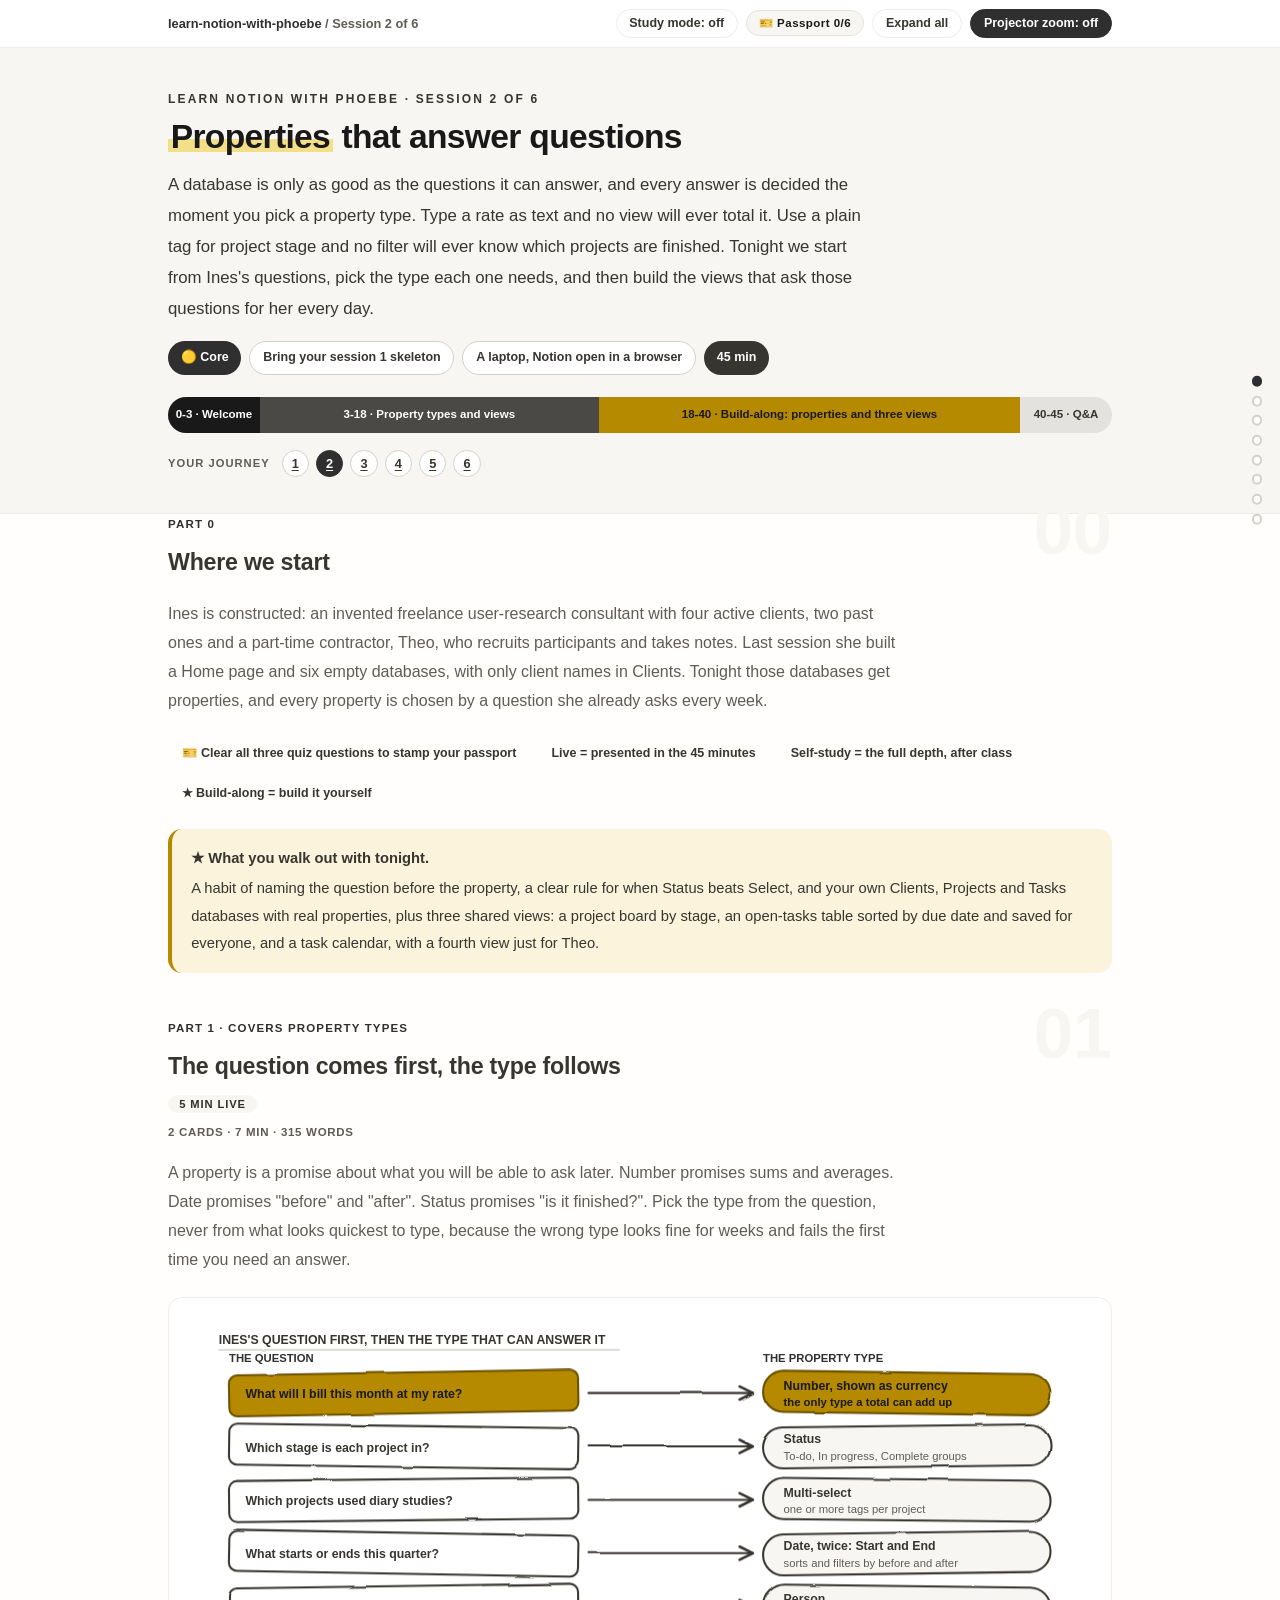
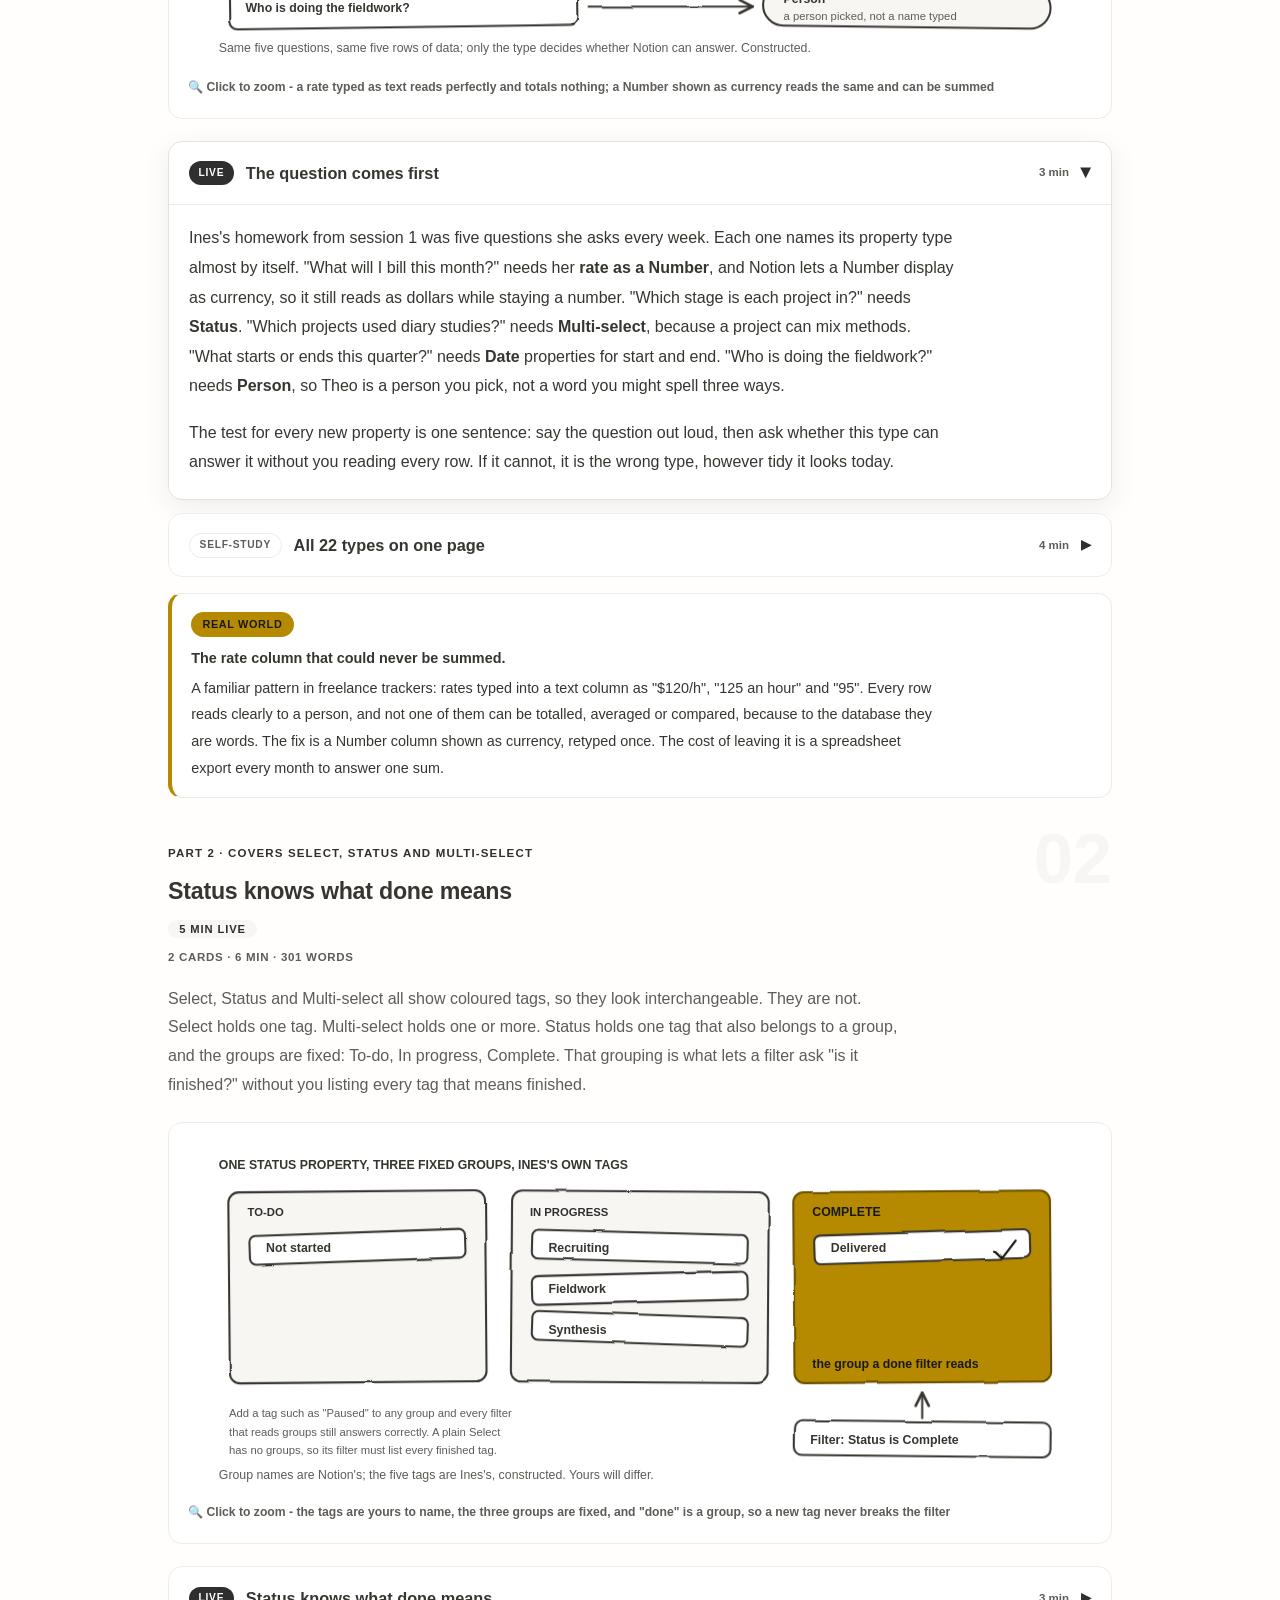
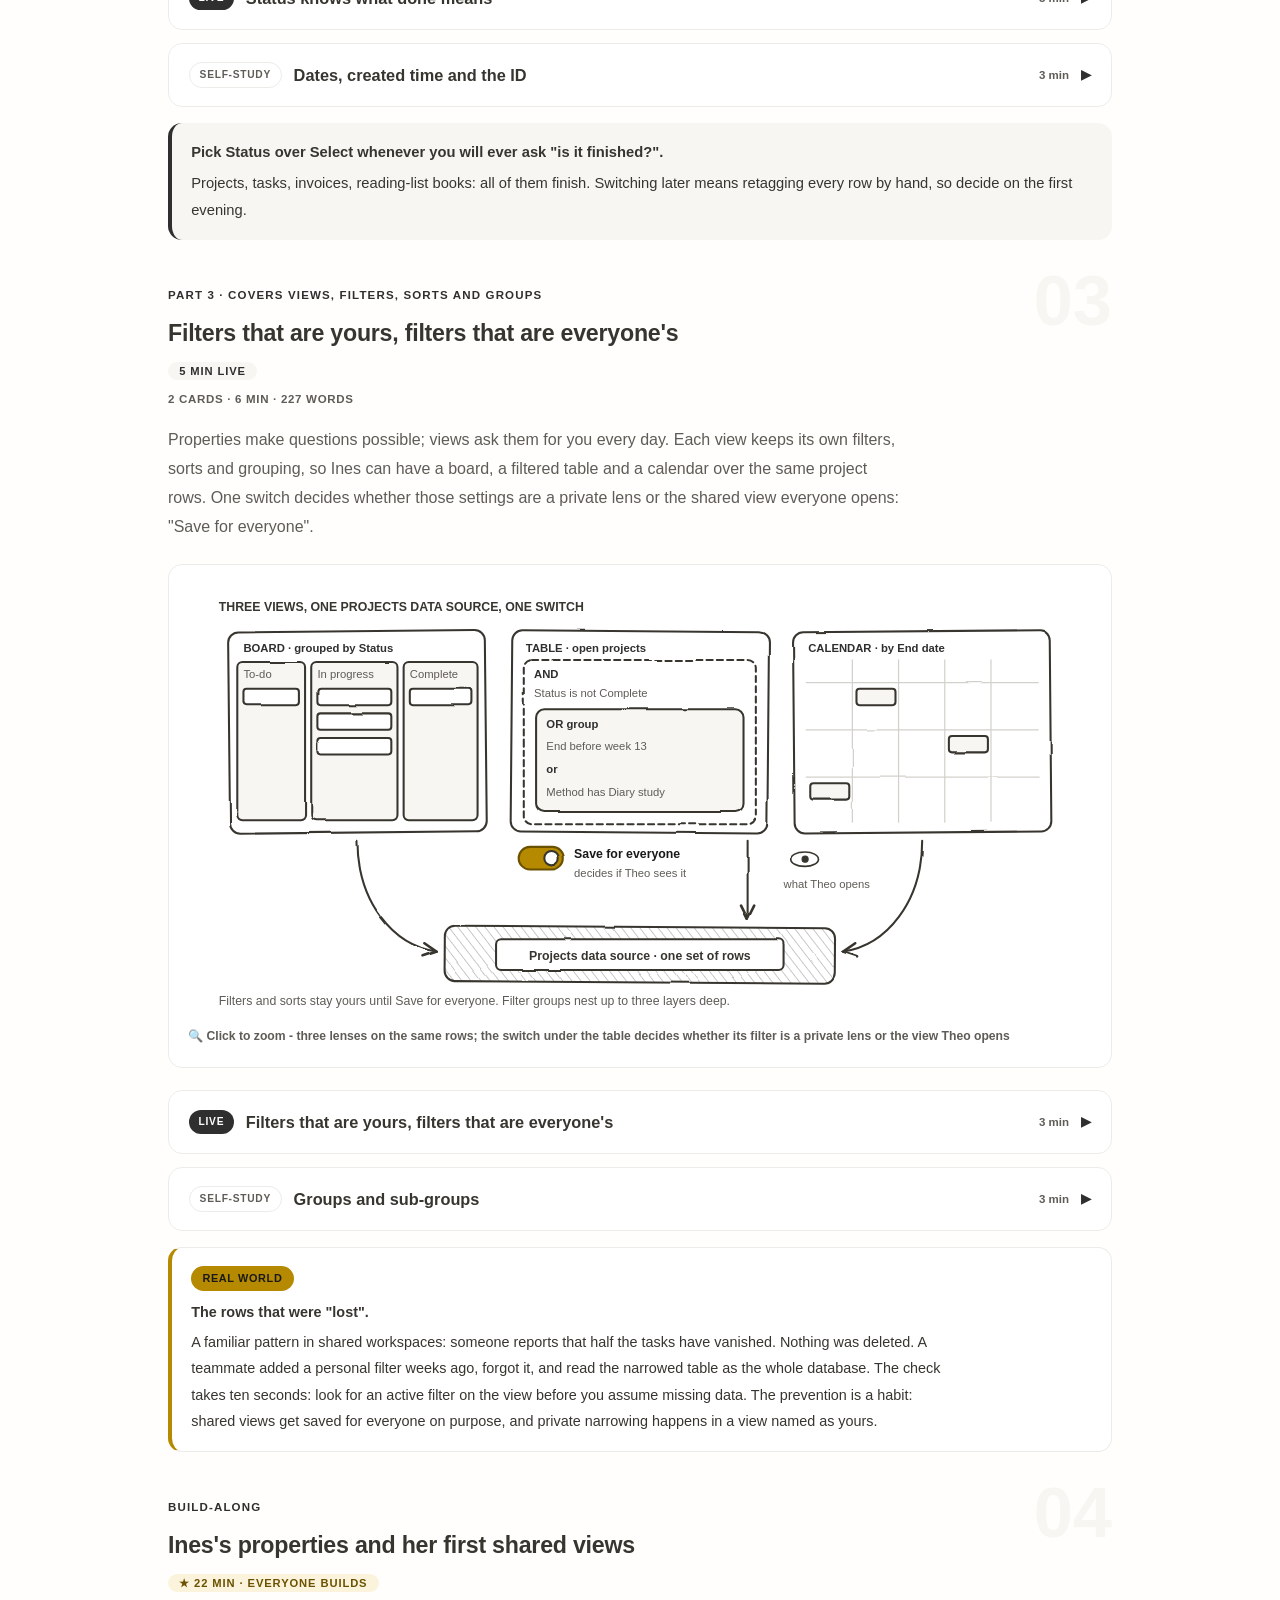
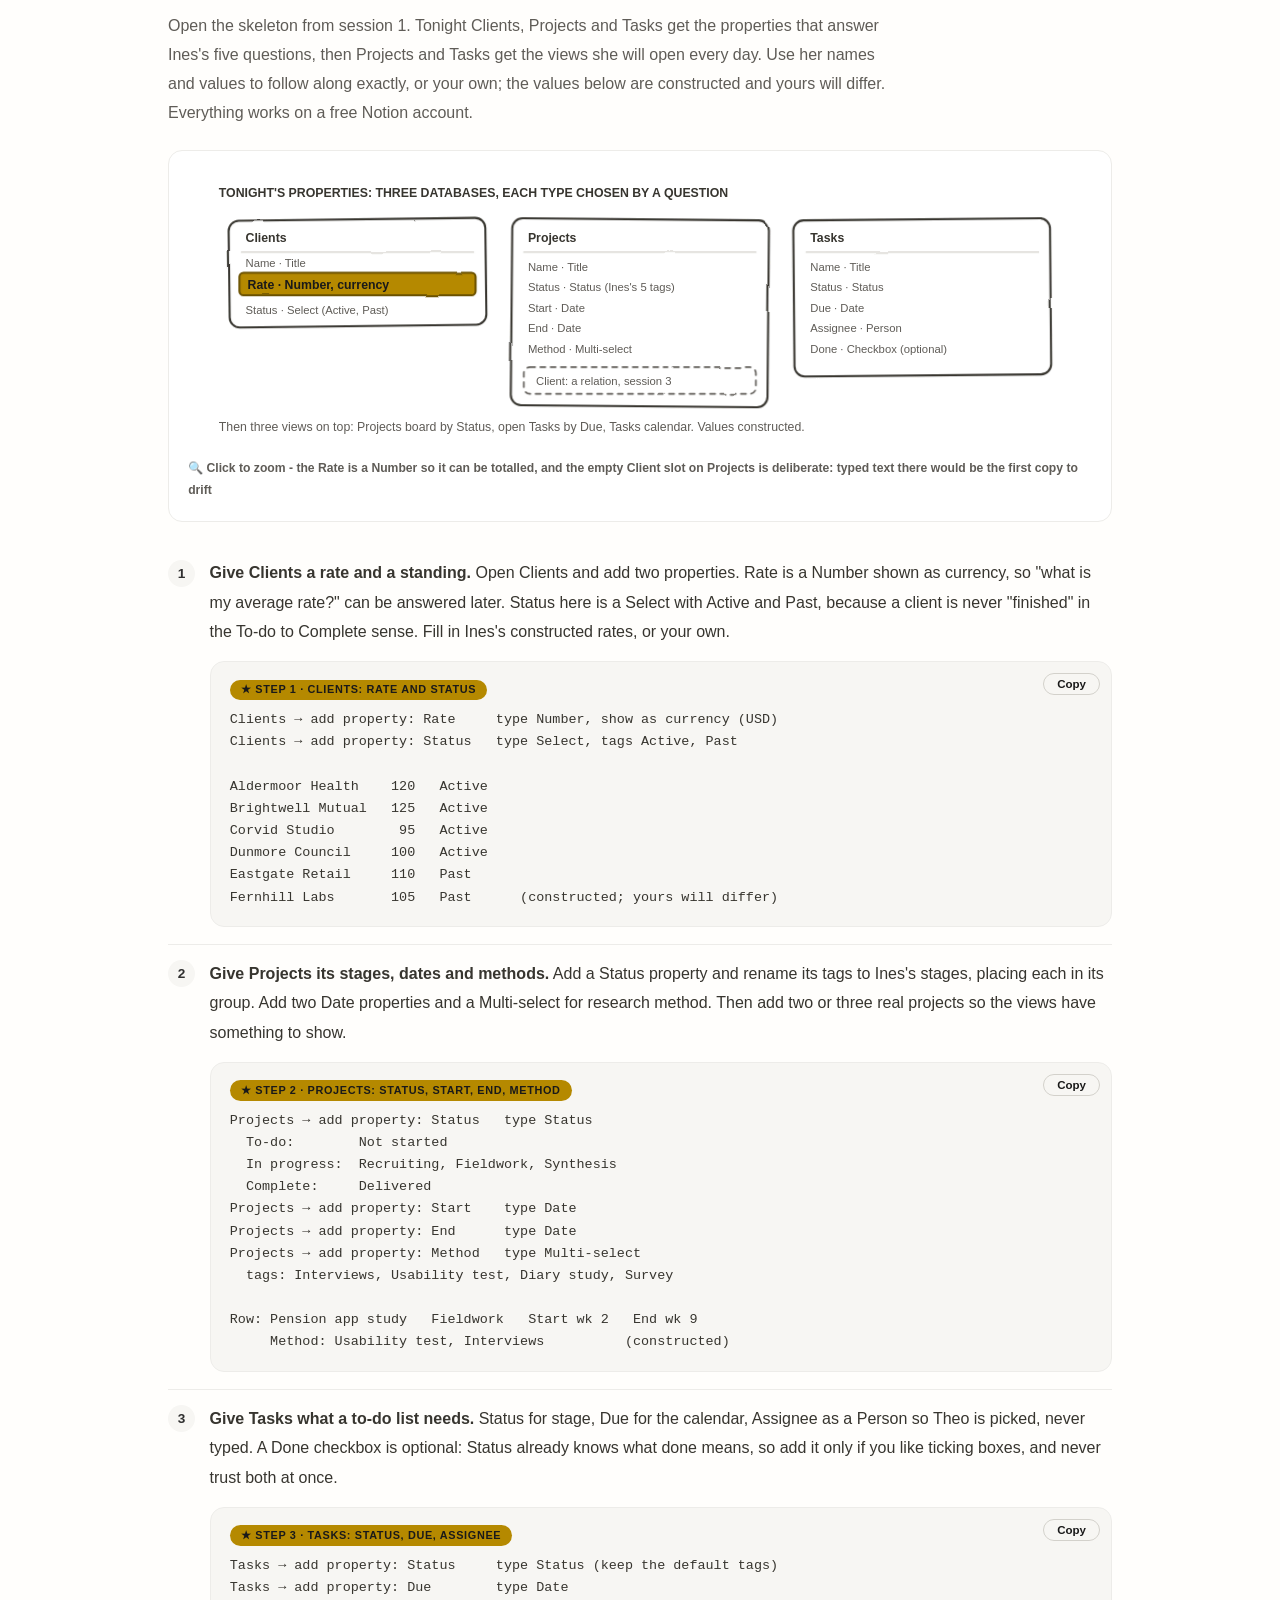
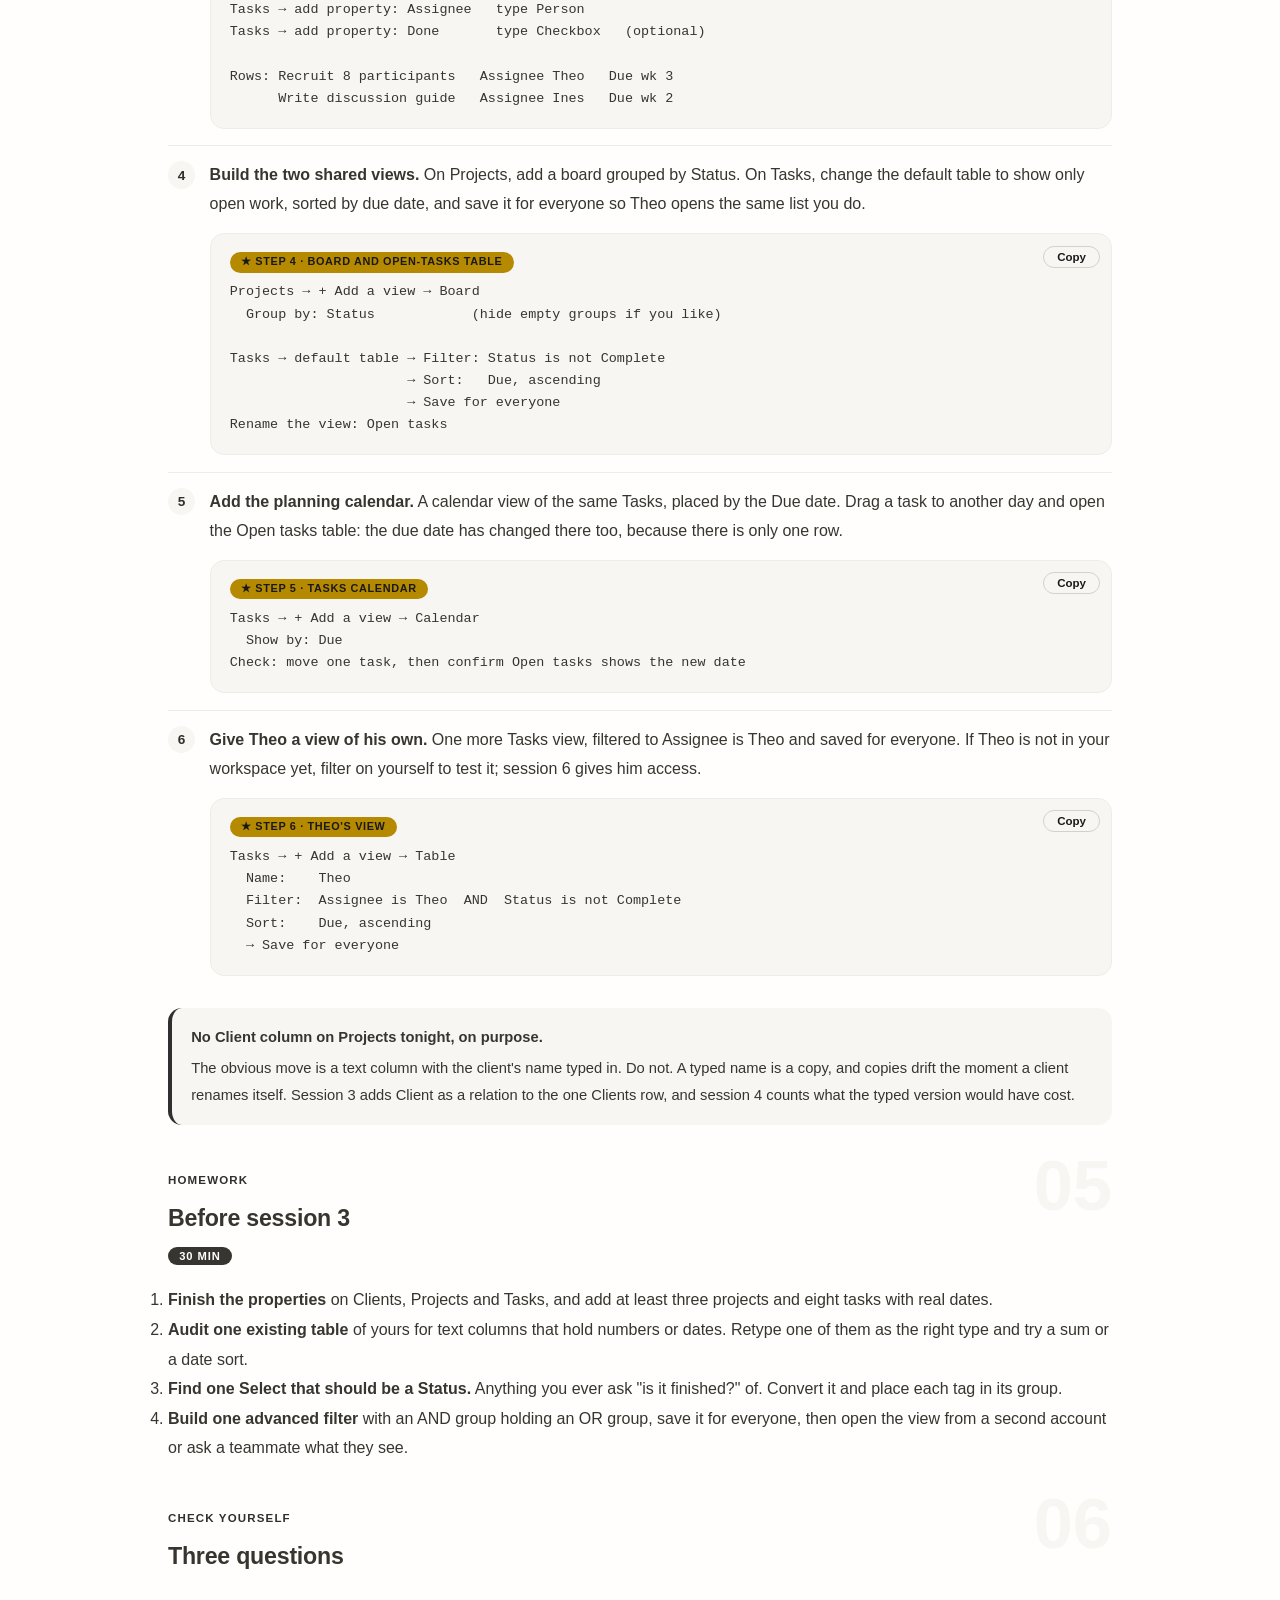
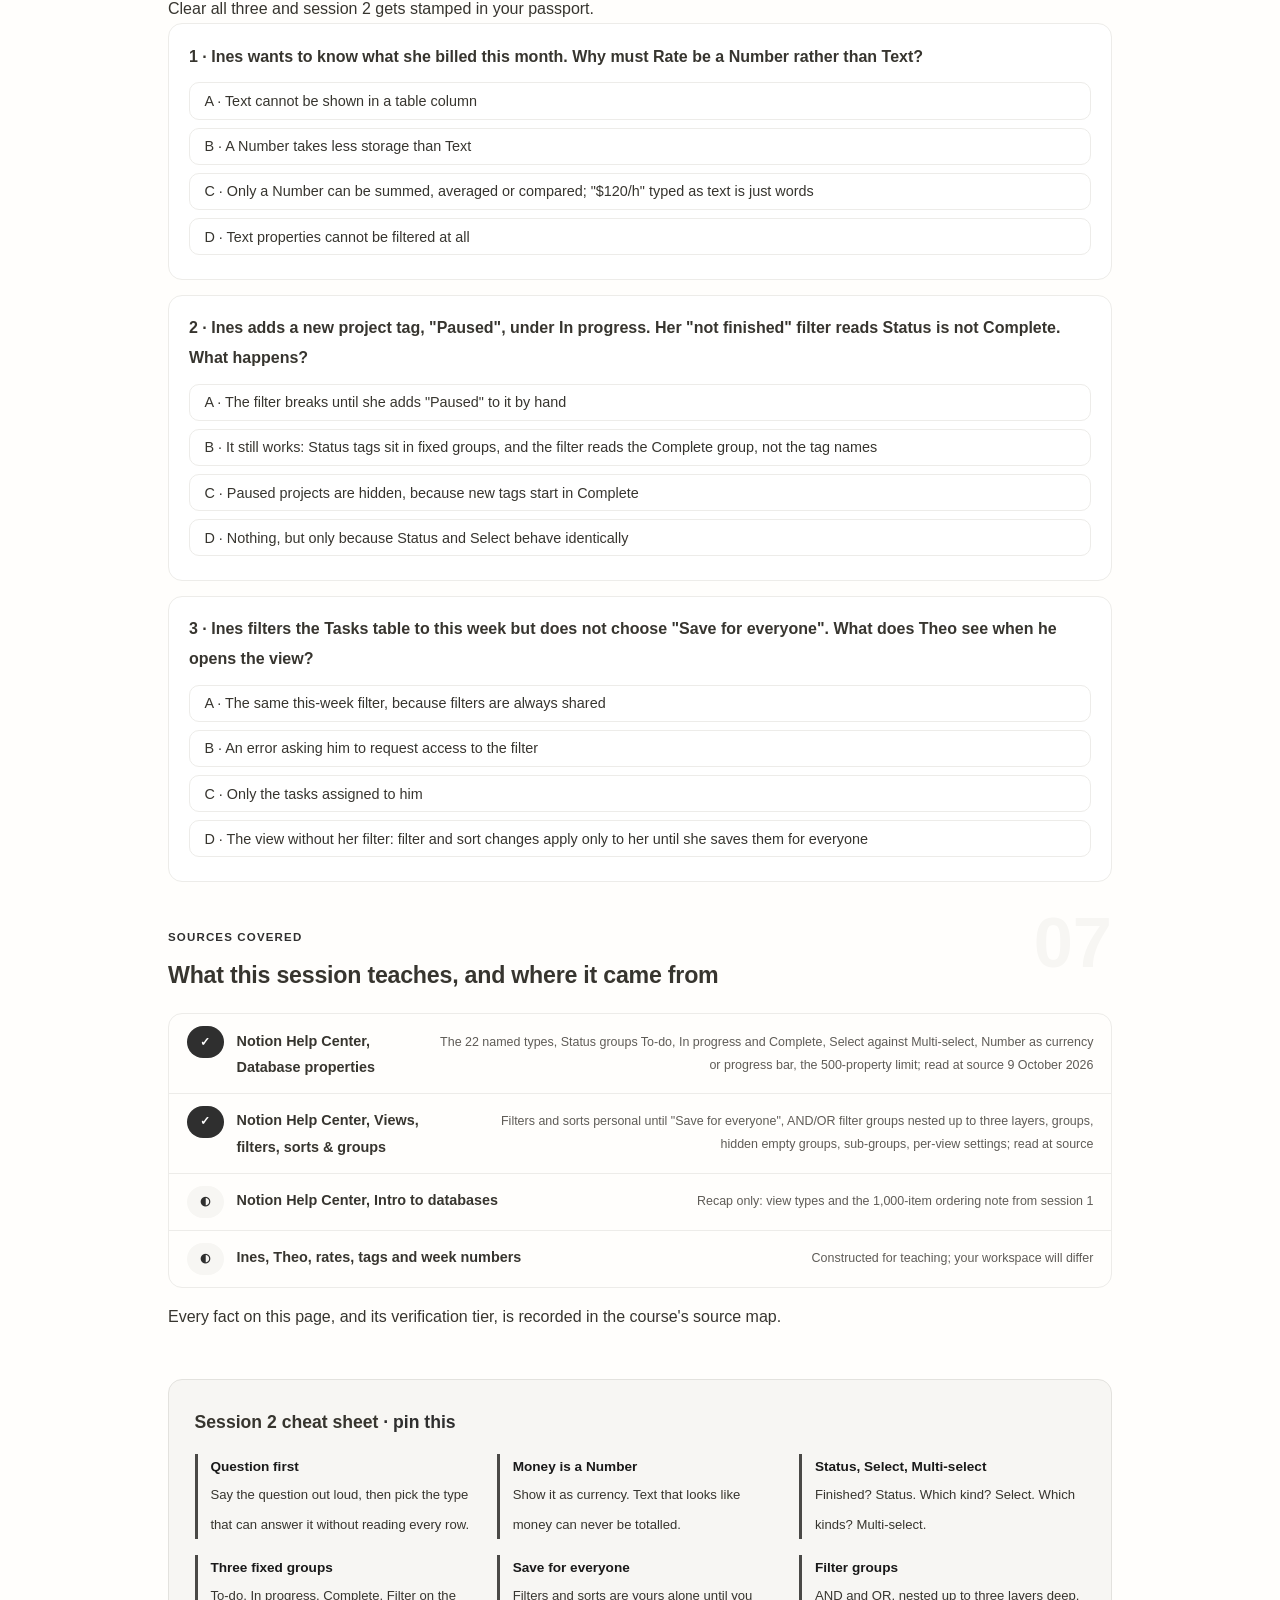
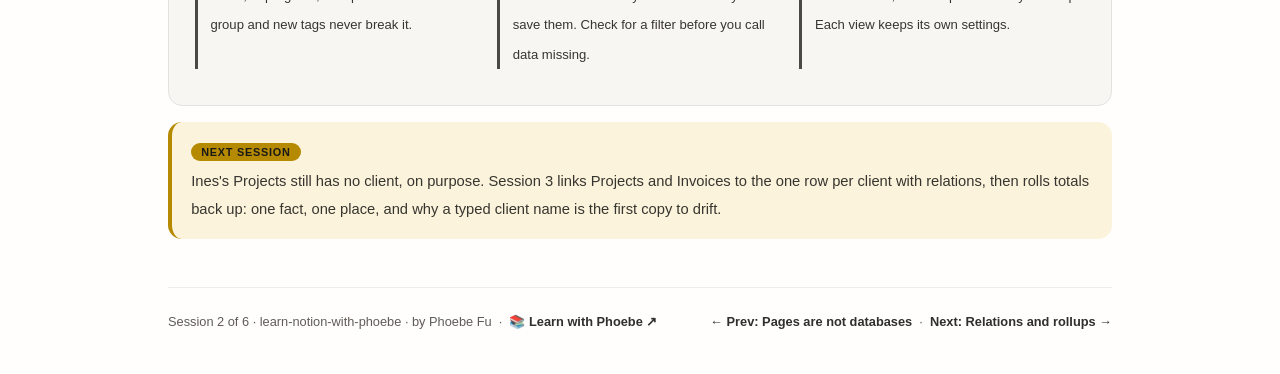
<file: courses/02-properties-that-answer-questions.html>
<!DOCTYPE html>
<html lang="en">
<head>
<meta charset="UTF-8">
<meta name="viewport" content="width=device-width, initial-scale=1.0">
<!-- social:start -->
<meta name="description" content="Session 2 of 6. Choose every Notion property by the question it has to answer: a rate that can be totalled, a status that knows what done means, dates that sort. Then views, filters, sorts and groups, and what Save for everyone really changes, on one constructed consultant's workspace.">
<meta property="og:type" content="article">
<meta property="og:site_name" content="Learn with Phoebe">
<meta property="og:title" content="Properties that answer questions - learn notion with phoebe">
<meta property="og:description" content="Session 2 of 6. Pick property types by the question, tell Status from Select, and build views that everyone sees.">
<meta property="og:url" content="https://phoebefu6.github.io/learn-notion-with-phoebe/courses/02-properties-that-answer-questions.html">
<meta property="og:image" content="https://phoebefu6.github.io/learn-notion-with-phoebe/assets/og-cover.png">
<meta property="og:image:width" content="1200">
<meta property="og:image:height" content="630">
<meta name="twitter:card" content="summary_large_image">
<meta name="twitter:title" content="Properties that answer questions - learn notion with phoebe">
<meta name="twitter:description" content="Session 2 of 6. Property types chosen by the question, Status against Select, and views saved for everyone.">
<meta name="twitter:image" content="https://phoebefu6.github.io/learn-notion-with-phoebe/assets/og-cover.png">
<!-- social:end -->
<title>Session 2 · Properties that answer questions - learn notion with phoebe</title>
<link rel="stylesheet" href="../assets/style.css?v=21">
</head>
<body>

<div class="toolbar">
  <div class="wrap">
    <span class="crumb"><a href="../index.html">learn-notion-with-phoebe</a> / Session 2 of 6</span>
    <button class="btn" id="toggle-all" type="button">Expand all</button>
    <button class="btn primary" id="zoom-toggle" type="button">Projector zoom: off</button>
  </div>
</div>

<header class="masthead">
  <div class="wrap">
    <div class="eyebrow">Learn Notion with Phoebe · Session 2 of 6</div>
    <h1><span class="accent">Properties</span> that answer questions</h1>
    <p class="sub">A database is only as good as the questions it can answer, and every answer is decided the moment you pick a property type. Type a rate as text and no view will ever total it. Use a plain tag for project stage and no filter will ever know which projects are finished. Tonight we start from Ines's questions, pick the type each one needs, and then build the views that ask those questions for her every day.</p>
    <div class="chip-row">
      <span class="chip level">🟡 Core</span>
      <span class="chip audience">Bring your session 1 skeleton</span>
      <span class="chip audience">A laptop, Notion open in a browser</span>
      <span class="chip time">45 min</span>
    </div>
    <div class="agenda">
      <span class="a1" style="flex:1">0-3 · Welcome</span>
      <span class="a2" style="flex:4">3-18 · Property types and views</span>
      <span class="a3" style="flex:5">18-40 · Build-along: properties and three views</span>
      <span class="a4" style="flex:1">40-45 · Q&amp;A</span>
    </div>
  </div>
</header>

<main class="wrap">

  <section class="section" id="intro">
    <div class="section-kicker">
      <span class="klabel">Part 0</span>
      <h2>Where we start</h2>
    </div>
    <p class="lede">Ines is constructed: an invented freelance user-research consultant with four active clients, two past ones and a part-time contractor, Theo, who recruits participants and takes notes. Last session she built a Home page and six empty databases, with only client names in Clients. Tonight those databases get properties, and every property is chosen by a question she already asks every week.</p>

    <div class="legend">
      <span class="pill">🎫 Clear all three quiz questions to stamp your passport</span>
      <span class="pill">Live = presented in the 45 minutes</span>
      <span class="pill">Self-study = the full depth, after class</span>
      <span class="pill">★ Build-along = build it yourself</span>
    </div>

    <div class="callout win">
      <p><strong>★ What you walk out with tonight.</strong> A habit of naming the question before the property, a clear rule for when Status beats Select, and your own Clients, Projects and Tasks databases with real properties, plus three shared views: a project board by stage, an open-tasks table sorted by due date and saved for everyone, and a task calendar, with a fourth view just for Theo.</p>
    </div>
  </section>

  <section class="section" id="part-1">
    <div class="section-kicker">
      <span class="klabel">Part 1 · covers property types</span>
      <h2>The question comes first, the type follows</h2>
      <span class="tag concept">5 min live</span>
    </div>
    <p class="lede">A property is a promise about what you will be able to ask later. Number promises sums and averages. Date promises "before" and "after". Status promises "is it finished?". Pick the type from the question, never from what looks quickest to type, because the wrong type looks fine for weeks and fails the first time you need an answer.</p>

    <figure class="zoomable">
      <svg viewBox="0 0 880 340" xmlns="http://www.w3.org/2000/svg" role="img" aria-label="Five of Ines's questions on the left, each with an arrow to the property type that can answer it. What will I bill this month at my rate goes to Number shown as currency, highlighted because only a Number can be totalled. Which stage is each project in goes to Status. Which projects used diary studies goes to Multi-select. What starts or ends this quarter goes to Date. Who is doing the fieldwork goes to Person.">
        <defs>
          <filter id="n2aSk" x="-3%" y="-3%" width="106%" height="106%"><feTurbulence type="fractalNoise" baseFrequency="0.02" numOctaves="2" seed="52" result="n"/><feDisplacementMap in="SourceGraphic" in2="n" scale="2.4" xChannelSelector="R" yChannelSelector="G"/></filter>
          <pattern id="n2aHc" patternUnits="userSpaceOnUse" width="7" height="7" patternTransform="rotate(-38)"><line x1="0" y1="0" x2="0" y2="7" stroke="#2F2F2F" stroke-width="1" opacity=".5"/></pattern>
          <marker id="n2aAr" viewBox="0 0 10 10" refX="9" refY="5" markerWidth="8" markerHeight="8" orient="auto"><path d="M1 1 L9 5 L1 9" fill="none" stroke="#37352F" stroke-width="1.6" stroke-linecap="round"/></marker>
        </defs>
        <style>
          .n2aH { font: 800 12px Inter, sans-serif; fill: #37352F; }
          .n2aL { font: 600 12px Inter, sans-serif; fill: #37352F; }
          .n2aS { font: 400 11px Inter, sans-serif; fill: #5F5C57; }
          .n2aB { font: 800 11px Inter, sans-serif; fill: #6B5100; }
          .n2aA { font: 700 11px Inter, sans-serif; fill: #2F2F2F; }
          .n2aK { font: 800 12px Inter, sans-serif; fill: #191919; }
          .n2aN { font: 400 12px Inter, sans-serif; fill: #5F5C57; }
        </style>

        <text class="n2aH" x="30" y="26">INES'S QUESTION FIRST, THEN THE TYPE THAT CAN ANSWER IT</text>
        <text class="n2aA" x="40" y="44">THE QUESTION</text>
        <text class="n2aA" x="560" y="44">THE PROPERTY TYPE</text>

        <g filter="url(#n2aSk)" fill="none" stroke="#37352F" stroke-width="2" stroke-linecap="round" stroke-linejoin="round">
          <rect x="40" y="54" width="340" height="40" rx="8" transform="rotate(-1 210 74)" fill="#B58900" stroke="#6B5100"/>
          <rect x="40" y="106" width="340" height="40" rx="8" transform="rotate(0.8 210 126)" fill="#FFFFFF"/>
          <rect x="40" y="158" width="340" height="40" rx="8" transform="rotate(-0.6 210 178)" fill="#FFFFFF"/>
          <rect x="40" y="210" width="340" height="40" rx="8" transform="rotate(1 210 230)" fill="#FFFFFF"/>
          <rect x="40" y="262" width="340" height="40" rx="8" transform="rotate(-0.8 210 282)" fill="#FFFFFF"/>
          <path d="M390 74 L550 74" marker-end="url(#n2aAr)"/>
          <path d="M390 126 L550 126" marker-end="url(#n2aAr)"/>
          <path d="M390 178 L550 178" marker-end="url(#n2aAr)"/>
          <path d="M390 230 L550 230" marker-end="url(#n2aAr)"/>
          <path d="M390 282 L550 282" marker-end="url(#n2aAr)"/>
          <rect x="560" y="54" width="280" height="40" rx="20" transform="rotate(0.8 700 74)" fill="#B58900" stroke="#6B5100"/>
          <rect x="560" y="106" width="280" height="40" rx="20" transform="rotate(-0.7 700 126)" fill="#F7F6F3"/>
          <rect x="560" y="158" width="280" height="40" rx="20" transform="rotate(0.6 700 178)" fill="#F7F6F3"/>
          <rect x="560" y="210" width="280" height="40" rx="20" transform="rotate(-0.8 700 230)" fill="#F7F6F3"/>
          <rect x="560" y="262" width="280" height="40" rx="20" transform="rotate(0.7 700 282)" fill="#F7F6F3"/>
          <path d="M30 32 L420 32" stroke="#D3D1CB" stroke-width="1.4"/>
        </g>

        <text class="n2aK" x="56" y="79">What will I bill this month at my rate?</text>
        <text class="n2aL" x="56" y="131">Which stage is each project in?</text>
        <text class="n2aL" x="56" y="183">Which projects used diary studies?</text>
        <text class="n2aL" x="56" y="235">What starts or ends this quarter?</text>
        <text class="n2aL" x="56" y="287">Who is doing the fieldwork?</text>

        <text class="n2aK" x="580" y="71">Number, shown as currency</text>
        <text class="n2aK" x="580" y="87" style="font-weight:600;font-size:11px">the only type a total can add up</text>
        <text class="n2aL" x="580" y="123">Status</text>
        <text class="n2aS" x="580" y="139">To-do, In progress, Complete groups</text>
        <text class="n2aL" x="580" y="175">Multi-select</text>
        <text class="n2aS" x="580" y="191">one or more tags per project</text>
        <text class="n2aL" x="580" y="227">Date, twice: Start and End</text>
        <text class="n2aS" x="580" y="243">sorts and filters by before and after</text>
        <text class="n2aL" x="580" y="279">Person</text>
        <text class="n2aS" x="580" y="295">a person picked, not a name typed</text>

        <text class="n2aN" x="30" y="326">Same five questions, same five rows of data; only the type decides whether Notion can answer. Constructed.</text>
      </svg>
      <figcaption>🔍 Click to zoom - a rate typed as text reads perfectly and totals nothing; a Number shown as currency reads the same and can be summed</figcaption>
    </figure>

    <details class="card" open>
      <summary><span class="mode live">Live</span>The question comes first<span class="mini">3 min</span><span class="caret">▶</span></summary>
      <div class="body">
        <p>Ines's homework from session 1 was five questions she asks every week. Each one names its property type almost by itself. "What will I bill this month?" needs her <strong>rate as a Number</strong>, and Notion lets a Number display as currency, so it still reads as dollars while staying a number. "Which stage is each project in?" needs <strong>Status</strong>. "Which projects used diary studies?" needs <strong>Multi-select</strong>, because a project can mix methods. "What starts or ends this quarter?" needs <strong>Date</strong> properties for start and end. "Who is doing the fieldwork?" needs <strong>Person</strong>, so Theo is a person you pick, not a word you might spell three ways.</p>
        <p>The test for every new property is one sentence: say the question out loud, then ask whether this type can answer it without you reading every row. If it cannot, it is the wrong type, however tidy it looks today.</p>
      </div>
    </details>

    <details class="card">
      <summary><span class="mode self">Self-study</span>All 22 types on one page<span class="mini">4 min</span><span class="caret">▶</span></summary>
      <div class="body">
        <p>Notion's Database properties help page names 22 types. They sort into six kinds, and the kind tells you who fills the value in.</p>
        <p><strong>Values you type or pick (12):</strong> Text, Number, Select, Status, Multi-select, Date, Person, File, Checkbox, URL, Email, Phone. Number can display as currency or as a progress bar.</p>
        <p><strong>Values Notion records for you (5):</strong> Created time, Created by, Last edited time, Last edited by, and ID. Nobody types these, which is exactly why they can be trusted for "what changed this week?".</p>
        <p><strong>Computed (2):</strong> Formula and Rollup. Session 5 writes formulas; session 3 builds rollups.</p>
        <p><strong>Connections (1):</strong> Relation, which links a row to rows in another database. It is the whole of session 3.</p>
        <p><strong>Actions (1):</strong> Button, covered in session 5. <strong>Location (1):</strong> Place.</p>
        <p>A database can hold up to 500 properties. You will never need that many; if a database is heading past a few dozen, it is usually two kinds of thing sharing one table, and session 3 shows how to split them.</p>
      </div>
    </details>

    <div class="callout example">
      <span class="ex-pill">Real world</span>
      <p><strong>The rate column that could never be summed.</strong> A familiar pattern in freelance trackers: rates typed into a text column as "$120/h", "125 an hour" and "95". Every row reads clearly to a person, and not one of them can be totalled, averaged or compared, because to the database they are words. The fix is a Number column shown as currency, retyped once. The cost of leaving it is a spreadsheet export every month to answer one sum.</p>
    </div>
  </section>

  <section class="section" id="part-2">
    <div class="section-kicker">
      <span class="klabel">Part 2 · covers select, status and multi-select</span>
      <h2>Status knows what done means</h2>
      <span class="tag concept">5 min live</span>
    </div>
    <p class="lede">Select, Status and Multi-select all show coloured tags, so they look interchangeable. They are not. Select holds one tag. Multi-select holds one or more. Status holds one tag that also belongs to a group, and the groups are fixed: To-do, In progress, Complete. That grouping is what lets a filter ask "is it finished?" without you listing every tag that means finished.</p>

    <figure class="zoomable">
      <svg viewBox="0 0 880 340" xmlns="http://www.w3.org/2000/svg" role="img" aria-label="Ines's project Status property drawn as three group lanes. To-do holds Not started. In progress holds Recruiting, Fieldwork and Synthesis. Complete holds Delivered and is highlighted, with an arrow from a filter box underneath reading Status is Complete, because a done filter reads the group, not the individual tag names.">
        <defs>
          <filter id="n2bSk" x="-3%" y="-3%" width="106%" height="106%"><feTurbulence type="fractalNoise" baseFrequency="0.02" numOctaves="2" seed="61" result="n"/><feDisplacementMap in="SourceGraphic" in2="n" scale="2.4" xChannelSelector="R" yChannelSelector="G"/></filter>
          <pattern id="n2bHc" patternUnits="userSpaceOnUse" width="7" height="7" patternTransform="rotate(-38)"><line x1="0" y1="0" x2="0" y2="7" stroke="#2F2F2F" stroke-width="1" opacity=".5"/></pattern>
          <marker id="n2bAr" viewBox="0 0 10 10" refX="9" refY="5" markerWidth="8" markerHeight="8" orient="auto"><path d="M1 1 L9 5 L1 9" fill="none" stroke="#37352F" stroke-width="1.6" stroke-linecap="round"/></marker>
        </defs>
        <style>
          .n2bH { font: 800 12px Inter, sans-serif; fill: #37352F; }
          .n2bL { font: 600 12px Inter, sans-serif; fill: #37352F; }
          .n2bS { font: 400 11px Inter, sans-serif; fill: #5F5C57; }
          .n2bA { font: 700 11px Inter, sans-serif; fill: #2F2F2F; }
          .n2bK { font: 800 12px Inter, sans-serif; fill: #191919; }
          .n2bN { font: 400 12px Inter, sans-serif; fill: #5F5C57; }
        </style>

        <text class="n2bH" x="30" y="26">ONE STATUS PROPERTY, THREE FIXED GROUPS, INES'S OWN TAGS</text>

        <g filter="url(#n2bSk)" fill="none" stroke="#37352F" stroke-width="2" stroke-linecap="round" stroke-linejoin="round">
          <rect x="40" y="48" width="250" height="186" rx="10" transform="rotate(-0.5 165 141)" fill="#F7F6F3"/>
          <rect x="315" y="48" width="250" height="186" rx="10" transform="rotate(0.4 440 141)" fill="#F7F6F3"/>
          <rect x="590" y="48" width="250" height="186" rx="10" transform="rotate(-0.4 715 141)" fill="#B58900" stroke="#6B5100"/>
          <rect x="60" y="88" width="210" height="28" rx="6" transform="rotate(-2 165 102)" fill="#FFFFFF"/>
          <rect x="335" y="88" width="210" height="28" rx="6" transform="rotate(1.5 440 102)" fill="#FFFFFF"/>
          <rect x="335" y="128" width="210" height="28" rx="6" transform="rotate(-1.5 440 142)" fill="#FFFFFF"/>
          <rect x="335" y="168" width="210" height="28" rx="6" transform="rotate(2 440 182)" fill="#FFFFFF"/>
          <rect x="610" y="88" width="210" height="28" rx="6" transform="rotate(-1.8 715 102)" fill="#FFFFFF"/>
          <path d="M786 106 L793 113 L806 96" stroke="#191919" stroke-width="2.2"/>
          <rect x="590" y="272" width="250" height="34" rx="8" transform="rotate(0.6 715 289)" fill="#FFFFFF"/>
          <path d="M715 268 L715 244" marker-end="url(#n2bAr)"/>
        </g>

        <text class="n2bA" x="58" y="72">TO-DO</text>
        <text class="n2bA" x="333" y="72">IN PROGRESS</text>
        <text class="n2bK" x="608" y="72">COMPLETE</text>
        <text class="n2bL" x="76" y="107">Not started</text>
        <text class="n2bL" x="351" y="107">Recruiting</text>
        <text class="n2bL" x="351" y="147">Fieldwork</text>
        <text class="n2bL" x="351" y="187">Synthesis</text>
        <text class="n2bL" x="626" y="107">Delivered</text>
        <text class="n2bK" x="608" y="220">the group a done filter reads</text>

        <text class="n2bL" x="606" y="294">Filter: Status is Complete</text>
        <text class="n2bS" x="40" y="268">Add a tag such as "Paused" to any group and every filter</text>
        <text class="n2bS" x="40" y="286">that reads groups still answers correctly. A plain Select</text>
        <text class="n2bS" x="40" y="304">has no groups, so its filter must list every finished tag.</text>

        <text class="n2bN" x="30" y="328">Group names are Notion's; the five tags are Ines's, constructed. Yours will differ.</text>
      </svg>
      <figcaption>🔍 Click to zoom - the tags are yours to name, the three groups are fixed, and "done" is a group, so a new tag never breaks the filter</figcaption>
    </figure>

    <details class="card">
      <summary><span class="mode live">Live</span>Status knows what done means<span class="mini">3 min</span><span class="caret">▶</span></summary>
      <div class="body">
        <p>Notion's help page says Status tags are grouped into To-do, In progress and Complete. Ines names her project stages to match her real work: Not started under To-do; Recruiting, Fieldwork and Synthesis under In progress; Delivered under Complete. On a board grouped by Status she sees her pipeline at a glance, and a filter can ask about the group rather than the tag names.</p>
        <p>Select is the right choice when a property is a single label with no idea of finishing: a client's Active or Past standing, a meeting type, a reading-list topic. Multi-select is right when a row can carry several labels at once: a project that mixes interviews and a diary study carries both methods. The question decides again. "Is it finished?" means Status. "Which kind is it?" means Select. "Which kinds does it include?" means Multi-select.</p>
      </div>
    </details>

    <details class="card">
      <summary><span class="mode self">Self-study</span>Dates, created time and the ID<span class="mini">3 min</span><span class="caret">▶</span></summary>
      <div class="body">
        <p><strong>Date</strong> is the type for anything you will put on a calendar or ask "before" and "after" of. Ines uses two Date properties on Projects, Start and End, so a filter can ask about either one on its own, and a calendar view can show projects by their end date.</p>
        <p><strong>Created time</strong> and <strong>Last edited time</strong>, with their partners <strong>Created by</strong> and <strong>Last edited by</strong>, are filled in by Notion, never by you. That makes them honest: a view sorted by Created time shows rows in the order they really arrived, which also answers the session 1 note that, above 1,000 items, new rows may appear in the middle of a database.</p>
        <p><strong>ID</strong> is on the same list of types Notion records for you. It is a tempting candidate for invoice numbers. How its numbers are assigned is not recorded here, so read the Database properties help page on the day before you rely on it for anything a client will see.</p>
      </div>
    </details>

    <div class="callout tip">
      <p><strong>Pick Status over Select whenever you will ever ask "is it finished?".</strong> Projects, tasks, invoices, reading-list books: all of them finish. Switching later means retagging every row by hand, so decide on the first evening.</p>
    </div>
  </section>

  <section class="section" id="part-3">
    <div class="section-kicker">
      <span class="klabel">Part 3 · covers views, filters, sorts and groups</span>
      <h2>Filters that are yours, filters that are everyone's</h2>
      <span class="tag concept">5 min live</span>
    </div>
    <p class="lede">Properties make questions possible; views ask them for you every day. Each view keeps its own filters, sorts and grouping, so Ines can have a board, a filtered table and a calendar over the same project rows. One switch decides whether those settings are a private lens or the shared view everyone opens: "Save for everyone".</p>

    <figure class="zoomable">
      <svg viewBox="0 0 880 420" xmlns="http://www.w3.org/2000/svg" role="img" aria-label="One Projects data source drawn at the bottom. Three views sit above it: a board grouped by Status with To-do, In progress and Complete columns; a table filtered by an AND group holding Status is not Complete and a nested OR group of End before week 13 or Method has Diary study; and a calendar by End date. Under the table, the Save for everyone switch is highlighted, because it decides whether Theo sees the same filtered view or the unfiltered one.">
        <defs>
          <filter id="n2cSk" x="-3%" y="-3%" width="106%" height="106%"><feTurbulence type="fractalNoise" baseFrequency="0.02" numOctaves="2" seed="73" result="n"/><feDisplacementMap in="SourceGraphic" in2="n" scale="2.4" xChannelSelector="R" yChannelSelector="G"/></filter>
          <pattern id="n2cHc" patternUnits="userSpaceOnUse" width="7" height="7" patternTransform="rotate(-38)"><line x1="0" y1="0" x2="0" y2="7" stroke="#2F2F2F" stroke-width="1" opacity=".5"/></pattern>
          <marker id="n2cAr" viewBox="0 0 10 10" refX="9" refY="5" markerWidth="8" markerHeight="8" orient="auto"><path d="M1 1 L9 5 L1 9" fill="none" stroke="#37352F" stroke-width="1.6" stroke-linecap="round"/></marker>
        </defs>
        <style>
          .n2cH { font: 800 12px Inter, sans-serif; fill: #37352F; }
          .n2cL { font: 600 12px Inter, sans-serif; fill: #37352F; }
          .n2cS { font: 400 11px Inter, sans-serif; fill: #5F5C57; }
          .n2cA { font: 700 11px Inter, sans-serif; fill: #2F2F2F; }
          .n2cK { font: 800 12px Inter, sans-serif; fill: #191919; }
          .n2cN { font: 400 12px Inter, sans-serif; fill: #5F5C57; }
        </style>

        <text class="n2cH" x="30" y="26">THREE VIEWS, ONE PROJECTS DATA SOURCE, ONE SWITCH</text>

        <g filter="url(#n2cSk)" fill="none" stroke="#37352F" stroke-width="2" stroke-linecap="round" stroke-linejoin="round">
          <rect x="40" y="46" width="250" height="196" rx="10" transform="rotate(-0.6 165 144)" fill="#FFFFFF"/>
          <rect x="48" y="76" width="66" height="154" rx="5" fill="#F7F6F3"/>
          <rect x="120" y="76" width="84" height="154" rx="5" fill="#F7F6F3"/>
          <rect x="210" y="76" width="72" height="154" rx="5" fill="#F7F6F3"/>
          <rect x="54" y="102" width="54" height="16" rx="3" fill="#FFFFFF"/>
          <rect x="126" y="102" width="72" height="16" rx="3" fill="#FFFFFF"/>
          <rect x="126" y="126" width="72" height="16" rx="3" fill="#FFFFFF"/>
          <rect x="126" y="150" width="72" height="16" rx="3" fill="#FFFFFF"/>
          <rect x="216" y="102" width="60" height="16" rx="3" fill="#FFFFFF"/>

          <rect x="315" y="46" width="250" height="196" rx="10" transform="rotate(0.5 440 144)" fill="#FFFFFF"/>
          <rect x="327" y="74" width="226" height="160" rx="8" fill="#FFFFFF" stroke-dasharray="6 4"/>
          <rect x="339" y="122" width="202" height="100" rx="8" fill="#F7F6F3"/>

          <rect x="590" y="46" width="250" height="196" rx="10" transform="rotate(-0.5 715 144)" fill="#FFFFFF"/>
          <path d="M602 96 L828 96 M602 142 L828 142 M602 188 L828 188 M647 74 L647 232 M692 74 L692 232 M737 74 L737 232 M782 74 L782 232" stroke="#D3D1CB" stroke-width="1.2"/>
          <rect x="651" y="102" width="38" height="16" rx="3" fill="#F7F6F3"/>
          <rect x="741" y="148" width="38" height="16" rx="3" fill="#F7F6F3"/>
          <rect x="606" y="194" width="38" height="16" rx="3" fill="#F7F6F3"/>

          <rect x="322" y="256" width="44" height="22" rx="11" fill="#B58900" stroke="#6B5100"/>
          <circle cx="354" cy="267" r="7" fill="#FFFFFF"/>
          <ellipse cx="600" cy="268" rx="13" ry="7" stroke-width="1.6"/>
          <circle cx="600" cy="268" r="3" fill="#37352F" stroke-width="1"/>

          <path d="M165 250 C165 310 200 352 242 358" marker-end="url(#n2cAr)"/>
          <path d="M545 250 L545 326" marker-end="url(#n2cAr)"/>
          <path d="M715 250 C715 310 680 352 638 358" marker-end="url(#n2cAr)"/>
          <rect x="250" y="334" width="380" height="54" rx="10" transform="rotate(0.4 440 361)" fill="url(#n2cHc)"/>
          <rect x="300" y="346" width="280" height="30" rx="5" fill="#FFFFFF"/>
        </g>

        <text class="n2cA" x="54" y="66">BOARD · grouped by Status</text>
        <text class="n2cS" x="54" y="92">To-do</text>
        <text class="n2cS" x="126" y="92">In progress</text>
        <text class="n2cS" x="216" y="92">Complete</text>

        <text class="n2cA" x="329" y="66">TABLE · open projects</text>
        <text class="n2cA" x="337" y="92">AND</text>
        <text class="n2cS" x="337" y="110">Status is not Complete</text>
        <text class="n2cA" x="349" y="140">OR group</text>
        <text class="n2cS" x="349" y="162">End before week 13</text>
        <text class="n2cA" x="349" y="184">or</text>
        <text class="n2cS" x="349" y="206">Method has Diary study</text>

        <text class="n2cA" x="604" y="66">CALENDAR · by End date</text>

        <text class="n2cK" x="376" y="267">Save for everyone</text>
        <text class="n2cS" x="376" y="285">decides if Theo sees it</text>
        <text class="n2cS" x="580" y="296">what Theo opens</text>

        <text class="n2cL" x="440" y="366" text-anchor="middle">Projects data source · one set of rows</text>

        <text class="n2cN" x="30" y="410">Filters and sorts stay yours until Save for everyone. Filter groups nest up to three layers deep.</text>
      </svg>
      <figcaption>🔍 Click to zoom - three lenses on the same rows; the switch under the table decides whether its filter is a private lens or the view Theo opens</figcaption>
    </figure>

    <details class="card">
      <summary><span class="mode live">Live</span>Filters that are yours, filters that are everyone's<span class="mini">3 min</span><span class="caret">▶</span></summary>
      <div class="body">
        <p>Notion's views help page is precise: filter and sort changes apply only to you unless you choose "Save for everyone". That is a kindness while you explore, and a trap when you forget. Ines can narrow the Tasks table to this week, and Theo still sees every task, until she saves the view for everyone.</p>
        <p>Simple filters stack conditions one after another. Advanced filters combine AND and OR inside filter groups, "nested up to three layers deep". Ines's "open projects" table reads: Status is not Complete, AND (End before week 13 OR Method has Diary study). In words: every unfinished project that is either ending soon or running a diary study, which tends to need longer follow-up. The week number is constructed; your own cut-off will differ.</p>
      </div>
    </details>

    <details class="card">
      <summary><span class="mode self">Self-study</span>Groups and sub-groups<span class="mini">3 min</span><span class="caret">▶</span></summary>
      <div class="body">
        <p>Any view can be grouped by a property, and empty groups can be hidden so a board does not fill with blank columns. Sub-groups add a second layer: group Tasks by Status, then sub-group by priority, and each status splits into its own priority bands.</p>
        <p>Each view keeps its own settings. That is why one database can serve several people: Ines's board, Theo's filtered table and the planning calendar each remember their own filters, sorts and groups, and none of them holds a copy of a row. Session 6 puts linked versions of these views on a single dashboard page.</p>
      </div>
    </details>

    <div class="callout example">
      <span class="ex-pill">Real world</span>
      <p><strong>The rows that were "lost".</strong> A familiar pattern in shared workspaces: someone reports that half the tasks have vanished. Nothing was deleted. A teammate added a personal filter weeks ago, forgot it, and read the narrowed table as the whole database. The check takes ten seconds: look for an active filter on the view before you assume missing data. The prevention is a habit: shared views get saved for everyone on purpose, and private narrowing happens in a view named as yours.</p>
    </div>
  </section>

  <section class="section" id="demo-1">
    <div class="section-kicker">
      <span class="klabel">Build-along</span>
      <h2>Ines's properties and her first shared views</h2>
      <span class="tag demo">★ 22 min · everyone builds</span>
    </div>
    <p class="lede">Open the skeleton from session 1. Tonight Clients, Projects and Tasks get the properties that answer Ines's five questions, then Projects and Tasks get the views she will open every day. Use her names and values to follow along exactly, or your own; the values below are constructed and yours will differ. Everything works on a free Notion account.</p>

    <figure class="zoomable">
      <svg viewBox="0 0 880 270" xmlns="http://www.w3.org/2000/svg" role="img" aria-label="Three property cards after tonight. Clients: Name, Rate as Number shown as currency, highlighted, and Status as Select with Active or Past. Projects: Name, Status as Status, Start as Date, End as Date, Method as Multi-select, and a dashed empty slot for Client, which becomes a relation in session 3. Tasks: Name, Status as Status, Due as Date, Assignee as Person, Done as Checkbox, optional.">
        <defs>
          <filter id="n2dSk" x="-3%" y="-3%" width="106%" height="106%"><feTurbulence type="fractalNoise" baseFrequency="0.02" numOctaves="2" seed="84" result="n"/><feDisplacementMap in="SourceGraphic" in2="n" scale="2.4" xChannelSelector="R" yChannelSelector="G"/></filter>
          <pattern id="n2dHc" patternUnits="userSpaceOnUse" width="7" height="7" patternTransform="rotate(-38)"><line x1="0" y1="0" x2="0" y2="7" stroke="#2F2F2F" stroke-width="1" opacity=".5"/></pattern>
          <marker id="n2dAr" viewBox="0 0 10 10" refX="9" refY="5" markerWidth="8" markerHeight="8" orient="auto"><path d="M1 1 L9 5 L1 9" fill="none" stroke="#37352F" stroke-width="1.6" stroke-linecap="round"/></marker>
        </defs>
        <style>
          .n2dH { font: 800 12px Inter, sans-serif; fill: #37352F; }
          .n2dL { font: 600 12px Inter, sans-serif; fill: #37352F; }
          .n2dS { font: 400 11px Inter, sans-serif; fill: #5F5C57; }
          .n2dK { font: 800 12px Inter, sans-serif; fill: #191919; }
          .n2dN { font: 400 12px Inter, sans-serif; fill: #5F5C57; }
        </style>

        <text class="n2dH" x="30" y="26">TONIGHT'S PROPERTIES: THREE DATABASES, EACH TYPE CHOSEN BY A QUESTION</text>

        <g filter="url(#n2dSk)" fill="none" stroke="#37352F" stroke-width="2" stroke-linecap="round" stroke-linejoin="round">
          <rect x="40" y="48" width="250" height="104" rx="10" transform="rotate(-0.7 165 100)" fill="#FFFFFF"/>
          <path d="M52 80 L278 80" stroke="#D3D1CB" stroke-width="1.2"/>
          <rect x="50" y="100" width="230" height="22" rx="4" fill="#B58900" stroke="#6B5100"/>
          <rect x="315" y="48" width="250" height="182" rx="10" transform="rotate(0.5 440 139)" fill="#FFFFFF"/>
          <path d="M327 80 L553 80" stroke="#D3D1CB" stroke-width="1.2"/>
          <rect x="327" y="192" width="226" height="26" rx="6" stroke="#5F5C57" stroke-width="1.6" stroke-dasharray="5 5"/>
          <rect x="590" y="48" width="250" height="152" rx="10" transform="rotate(-0.5 715 124)" fill="#FFFFFF"/>
          <path d="M602 80 L828 80" stroke="#D3D1CB" stroke-width="1.2"/>
        </g>

        <text class="n2dL" x="56" y="70">Clients</text>
        <text class="n2dS" x="56" y="94">Name · Title</text>
        <text class="n2dK" x="58" y="116">Rate · Number, currency</text>
        <text class="n2dS" x="56" y="140">Status · Select (Active, Past)</text>

        <text class="n2dL" x="331" y="70">Projects</text>
        <text class="n2dS" x="331" y="98">Name · Title</text>
        <text class="n2dS" x="331" y="118">Status · Status (Ines's 5 tags)</text>
        <text class="n2dS" x="331" y="138">Start · Date</text>
        <text class="n2dS" x="331" y="158">End · Date</text>
        <text class="n2dS" x="331" y="178">Method · Multi-select</text>
        <text class="n2dS" x="339" y="209">Client: a relation, session 3</text>

        <text class="n2dL" x="606" y="70">Tasks</text>
        <text class="n2dS" x="606" y="98">Name · Title</text>
        <text class="n2dS" x="606" y="118">Status · Status</text>
        <text class="n2dS" x="606" y="138">Due · Date</text>
        <text class="n2dS" x="606" y="158">Assignee · Person</text>
        <text class="n2dS" x="606" y="178">Done · Checkbox (optional)</text>

        <text class="n2dN" x="30" y="254">Then three views on top: Projects board by Status, open Tasks by Due, Tasks calendar. Values constructed.</text>
      </svg>
      <figcaption>🔍 Click to zoom - the Rate is a Number so it can be totalled, and the empty Client slot on Projects is deliberate: typed text there would be the first copy to drift</figcaption>
    </figure>

    <div class="steps">
      <div class="step">
        <p><strong>Give Clients a rate and a standing.</strong> Open Clients and add two properties. Rate is a Number shown as currency, so "what is my average rate?" can be answered later. Status here is a Select with Active and Past, because a client is never "finished" in the To-do to Complete sense. Fill in Ines's constructed rates, or your own.</p>
        <div class="prompt-box good"><span class="label">★ Step 1 · Clients: Rate and Status</span>Clients → add property: Rate     type Number, show as currency (USD)
Clients → add property: Status   type Select, tags Active, Past

Aldermoor Health    120   Active
Brightwell Mutual   125   Active
Corvid Studio        95   Active
Dunmore Council     100   Active
Eastgate Retail     110   Past
Fernhill Labs       105   Past      (constructed; yours will differ)</div>
      </div>
      <div class="step">
        <p><strong>Give Projects its stages, dates and methods.</strong> Add a Status property and rename its tags to Ines's stages, placing each in its group. Add two Date properties and a Multi-select for research method. Then add two or three real projects so the views have something to show.</p>
        <div class="prompt-box good"><span class="label">★ Step 2 · Projects: Status, Start, End, Method</span>Projects → add property: Status   type Status
  To-do:        Not started
  In progress:  Recruiting, Fieldwork, Synthesis
  Complete:     Delivered
Projects → add property: Start    type Date
Projects → add property: End      type Date
Projects → add property: Method   type Multi-select
  tags: Interviews, Usability test, Diary study, Survey

Row: Pension app study   Fieldwork   Start wk 2   End wk 9
     Method: Usability test, Interviews          (constructed)</div>
      </div>
      <div class="step">
        <p><strong>Give Tasks what a to-do list needs.</strong> Status for stage, Due for the calendar, Assignee as a Person so Theo is picked, never typed. A Done checkbox is optional: Status already knows what done means, so add it only if you like ticking boxes, and never trust both at once.</p>
        <div class="prompt-box good"><span class="label">★ Step 3 · Tasks: Status, Due, Assignee</span>Tasks → add property: Status     type Status (keep the default tags)
Tasks → add property: Due        type Date
Tasks → add property: Assignee   type Person
Tasks → add property: Done       type Checkbox   (optional)

Rows: Recruit 8 participants   Assignee Theo   Due wk 3
      Write discussion guide   Assignee Ines   Due wk 2</div>
      </div>
      <div class="step">
        <p><strong>Build the two shared views.</strong> On Projects, add a board grouped by Status. On Tasks, change the default table to show only open work, sorted by due date, and save it for everyone so Theo opens the same list you do.</p>
        <div class="prompt-box good"><span class="label">★ Step 4 · board and open-tasks table</span>Projects → + Add a view → Board
  Group by: Status            (hide empty groups if you like)

Tasks → default table → Filter: Status is not Complete
                      → Sort:   Due, ascending
                      → Save for everyone
Rename the view: Open tasks</div>
      </div>
      <div class="step">
        <p><strong>Add the planning calendar.</strong> A calendar view of the same Tasks, placed by the Due date. Drag a task to another day and open the Open tasks table: the due date has changed there too, because there is only one row.</p>
        <div class="prompt-box good"><span class="label">★ Step 5 · Tasks calendar</span>Tasks → + Add a view → Calendar
  Show by: Due
Check: move one task, then confirm Open tasks shows the new date</div>
      </div>
      <div class="step">
        <p><strong>Give Theo a view of his own.</strong> One more Tasks view, filtered to Assignee is Theo and saved for everyone. If Theo is not in your workspace yet, filter on yourself to test it; session 6 gives him access.</p>
        <div class="prompt-box good"><span class="label">★ Step 6 · Theo's view</span>Tasks → + Add a view → Table
  Name:    Theo
  Filter:  Assignee is Theo  AND  Status is not Complete
  Sort:    Due, ascending
  → Save for everyone</div>
      </div>
    </div>

    <div class="callout tip">
      <p><strong>No Client column on Projects tonight, on purpose.</strong> The obvious move is a text column with the client's name typed in. Do not. A typed name is a copy, and copies drift the moment a client renames itself. Session 3 adds Client as a relation to the one Clients row, and session 4 counts what the typed version would have cost.</p>
    </div>
  </section>

  <section class="section" id="exercise">
    <div class="section-kicker">
      <span class="klabel">Homework</span>
      <h2>Before session 3</h2>
      <span class="tag exercise">30 min</span>
    </div>
    <ol>
      <li><strong>Finish the properties</strong> on Clients, Projects and Tasks, and add at least three projects and eight tasks with real dates.</li>
      <li><strong>Audit one existing table</strong> of yours for text columns that hold numbers or dates. Retype one of them as the right type and try a sum or a date sort.</li>
      <li><strong>Find one Select that should be a Status.</strong> Anything you ever ask "is it finished?" of. Convert it and place each tag in its group.</li>
      <li><strong>Build one advanced filter</strong> with an AND group holding an OR group, save it for everyone, then open the view from a second account or ask a teammate what they see.</li>
    </ol>
  </section>

  <section class="section" id="quiz">
    <div class="section-kicker">
      <span class="klabel">Check yourself</span>
      <h2>Three questions</h2>
    </div>
    <p>Clear all three and session 2 gets stamped in your passport.</p>

    <div class="quiz-q" data-answer="2">
      <p class="qtext">1 · Ines wants to know what she billed this month. Why must Rate be a Number rather than Text?</p>
      <button class="qopt" type="button">A · Text cannot be shown in a table column</button>
      <button class="qopt" type="button">B · A Number takes less storage than Text</button>
      <button class="qopt" type="button">C · Only a Number can be summed, averaged or compared; "$120/h" typed as text is just words</button>
      <button class="qopt" type="button">D · Text properties cannot be filtered at all</button>
      <p class="qwhy">A Number shown as currency reads like dollars and still behaves like a number, so totals and averages work. Text displays fine and can be filtered by its words, but no view can add "$120/h" to "125 an hour".</p>
    </div>

    <div class="quiz-q" data-answer="1">
      <p class="qtext">2 · Ines adds a new project tag, "Paused", under In progress. Her "not finished" filter reads Status is not Complete. What happens?</p>
      <button class="qopt" type="button">A · The filter breaks until she adds "Paused" to it by hand</button>
      <button class="qopt" type="button">B · It still works: Status tags sit in fixed groups, and the filter reads the Complete group, not the tag names</button>
      <button class="qopt" type="button">C · Paused projects are hidden, because new tags start in Complete</button>
      <button class="qopt" type="button">D · Nothing, but only because Status and Select behave identically</button>
      <p class="qwhy">Status groups every tag into To-do, In progress or Complete, so a filter on the group keeps answering as tags change. A plain Select has no groups, which is why a "done" filter built on Select must list every finished tag and breaks when one is added.</p>
    </div>

    <div class="quiz-q" data-answer="3">
      <p class="qtext">3 · Ines filters the Tasks table to this week but does not choose "Save for everyone". What does Theo see when he opens the view?</p>
      <button class="qopt" type="button">A · The same this-week filter, because filters are always shared</button>
      <button class="qopt" type="button">B · An error asking him to request access to the filter</button>
      <button class="qopt" type="button">C · Only the tasks assigned to him</button>
      <button class="qopt" type="button">D · The view without her filter: filter and sort changes apply only to her until she saves them for everyone</button>
      <p class="qwhy">Notion keeps filter and sort changes personal unless you choose "Save for everyone". Her private lens is fine for exploring; a view meant to be shared has to be saved on purpose.</p>
    </div>

    <p class="quiz-score"></p>
  </section>

  <section class="section" id="official">
    <div class="section-kicker">
      <span class="klabel">Sources covered</span>
      <h2>What this session teaches, and where it came from</h2>
    </div>
    <div class="covered">
      <div class="covered-row"><span class="status pill solid">✓</span><span class="name">Notion Help Center, Database properties</span><span class="note">The 22 named types, Status groups To-do, In progress and Complete, Select against Multi-select, Number as currency or progress bar, the 500-property limit; read at source 9 October 2026</span></div>
      <div class="covered-row"><span class="status pill solid">✓</span><span class="name">Notion Help Center, Views, filters, sorts &amp; groups</span><span class="note">Filters and sorts personal until "Save for everyone", AND/OR filter groups nested up to three layers, groups, hidden empty groups, sub-groups, per-view settings; read at source</span></div>
      <div class="covered-row"><span class="status pill light">◐</span><span class="name">Notion Help Center, Intro to databases</span><span class="note">Recap only: view types and the 1,000-item ordering note from session 1</span></div>
      <div class="covered-row"><span class="status pill light">◐</span><span class="name">Ines, Theo, rates, tags and week numbers</span><span class="note">Constructed for teaching; your workspace will differ</span></div>
    </div>
    <p class="mono" style="margin-top:14px">Every fact on this page, and its verification tier, is recorded in the course's source map.</p>
  </section>

  <section class="cheat" id="cheatsheet">
    <h3>Session 2 cheat sheet <span>· pin this</span></h3>
    <div class="grid-2">
      <div class="cheat-item"><b>Question first</b><span>Say the question out loud, then pick the type that can answer it without reading every row.</span></div>
      <div class="cheat-item"><b>Money is a Number</b><span>Show it as currency. Text that looks like money can never be totalled.</span></div>
      <div class="cheat-item"><b>Status, Select, Multi-select</b><span>Finished? Status. Which kind? Select. Which kinds? Multi-select.</span></div>
      <div class="cheat-item"><b>Three fixed groups</b><span>To-do, In progress, Complete. Filter on the group and new tags never break it.</span></div>
      <div class="cheat-item"><b>Save for everyone</b><span>Filters and sorts are yours alone until you save them. Check for a filter before you call data missing.</span></div>
      <div class="cheat-item"><b>Filter groups</b><span>AND and OR, nested up to three layers deep. Each view keeps its own settings.</span></div>
    </div>
  </section>

  <div class="callout next">
    <span class="nx-pill">Next session</span>
    <p>Ines's Projects still has no client, on purpose. Session 3 links Projects and Invoices to the one row per client with relations, then rolls totals back up: one fact, one place, and why a typed client name is the first copy to drift.</p>
  </div>

  <footer class="pagefoot">
    <span>Session 2 of 6 · learn-notion-with-phoebe · by Phoebe Fu &nbsp;·&nbsp; 📚 <a href="https://phoebefu6.github.io/learn-with-phoebe/">Learn with Phoebe ↗</a></span>
    <span><a href="01-pages-are-not-databases.html">← Prev: Pages are not databases</a> &nbsp;·&nbsp; <a href="03-relations-and-rollups.html">Next: Relations and rollups →</a></span>
  </footer>

</main>

<script src="../assets/app.js?v=19"></script>
</body>
</html>
</file>
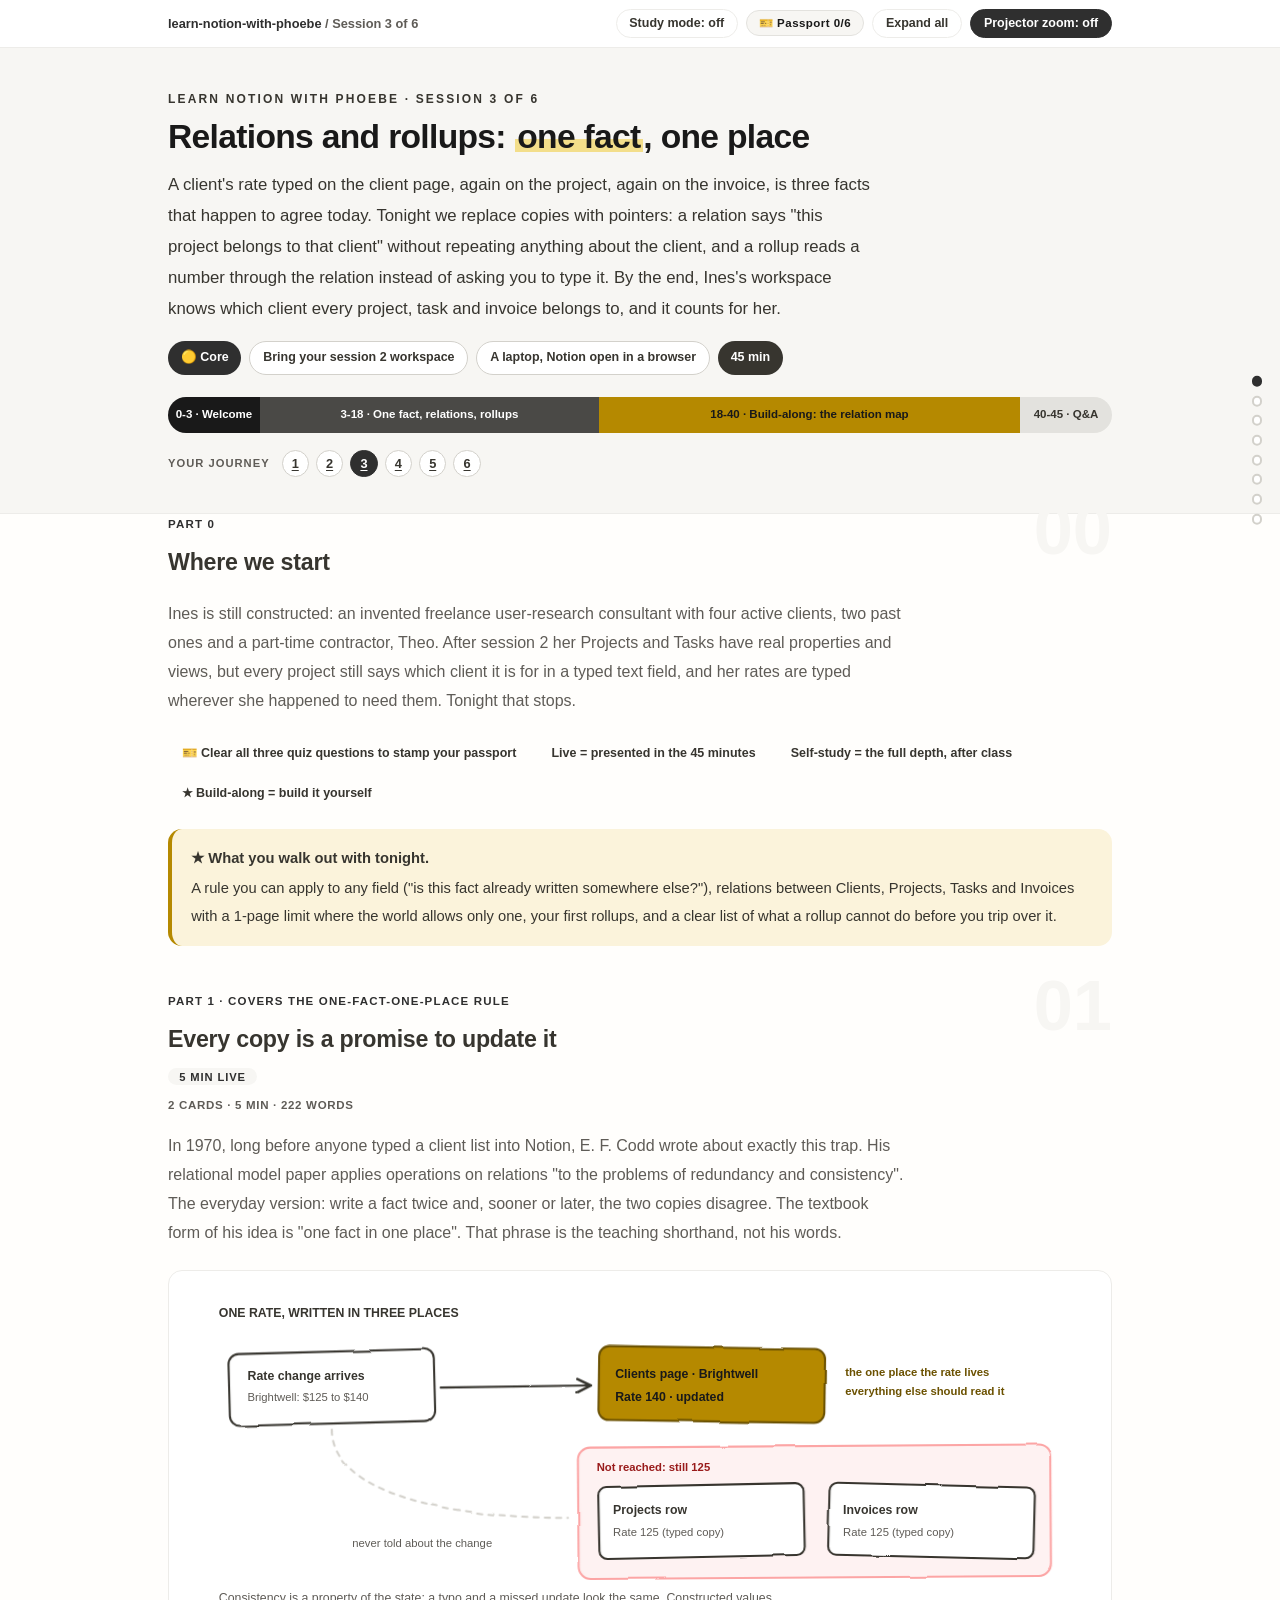
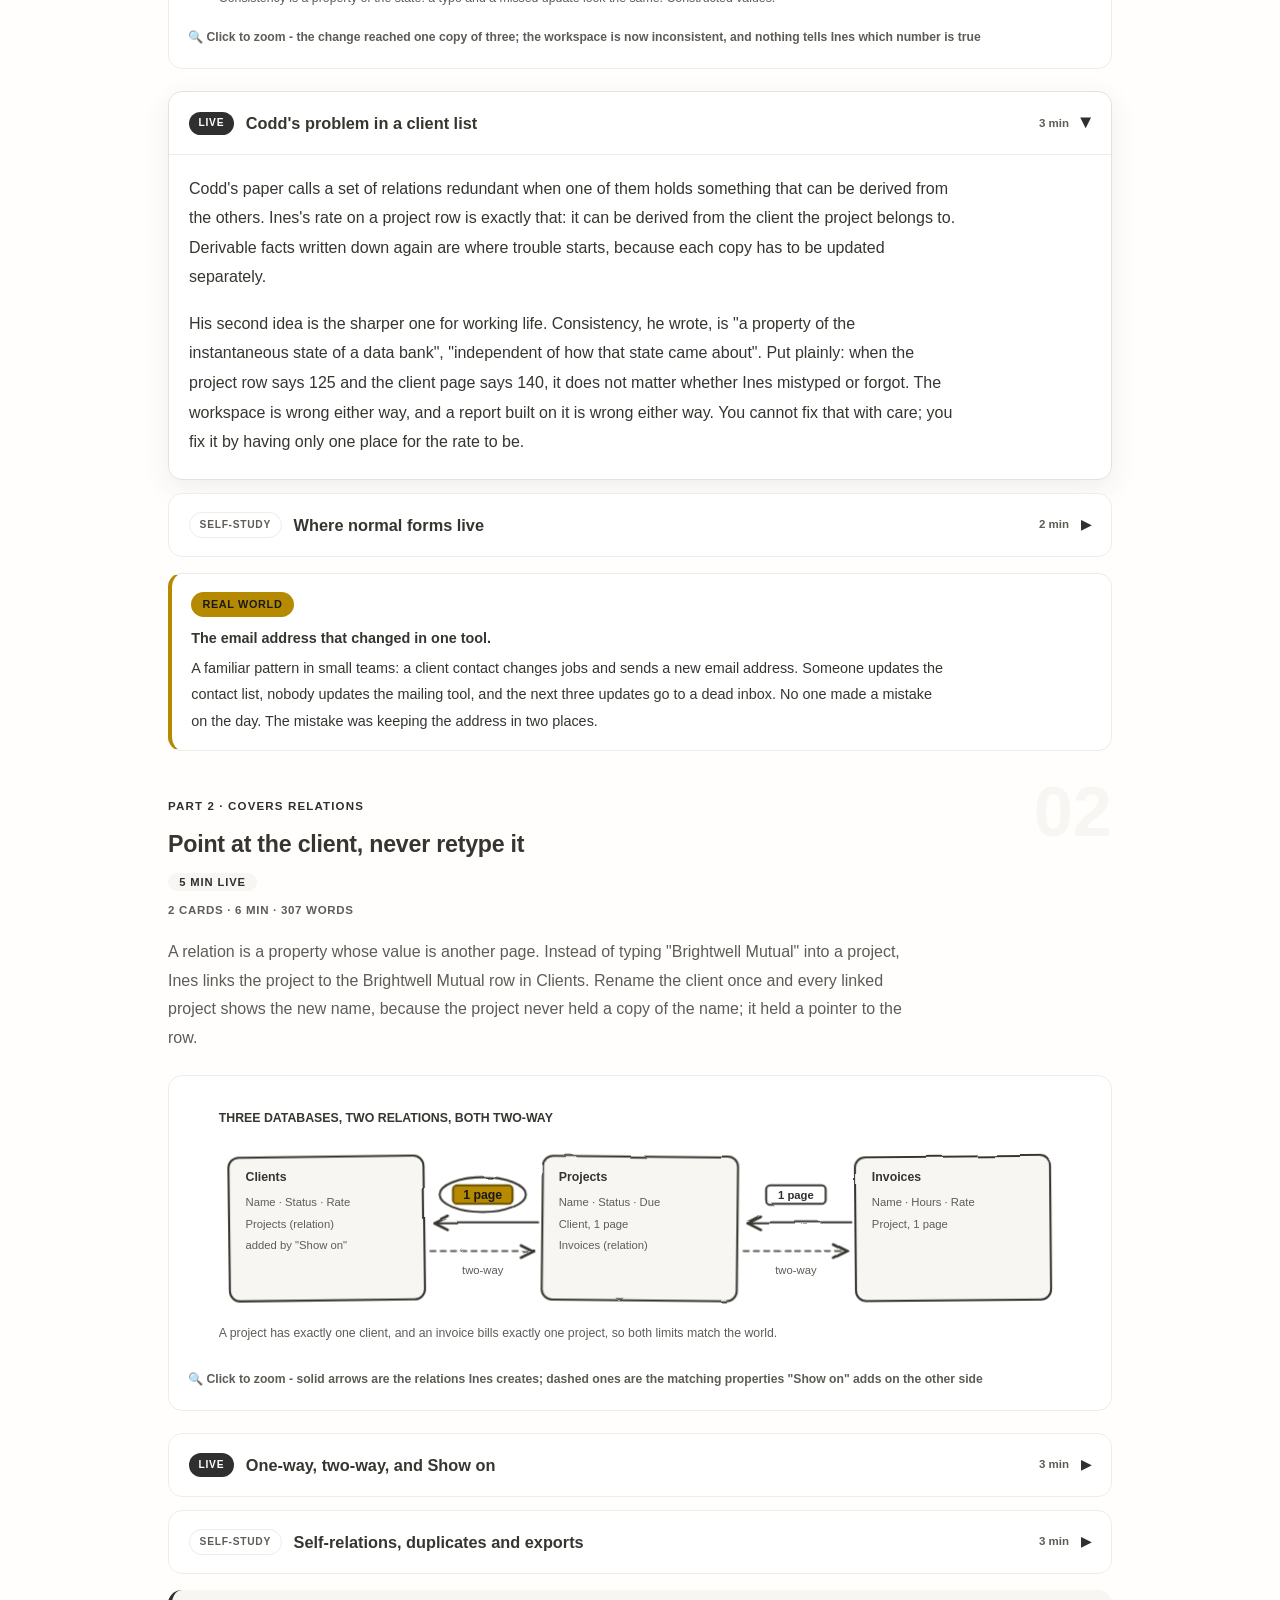
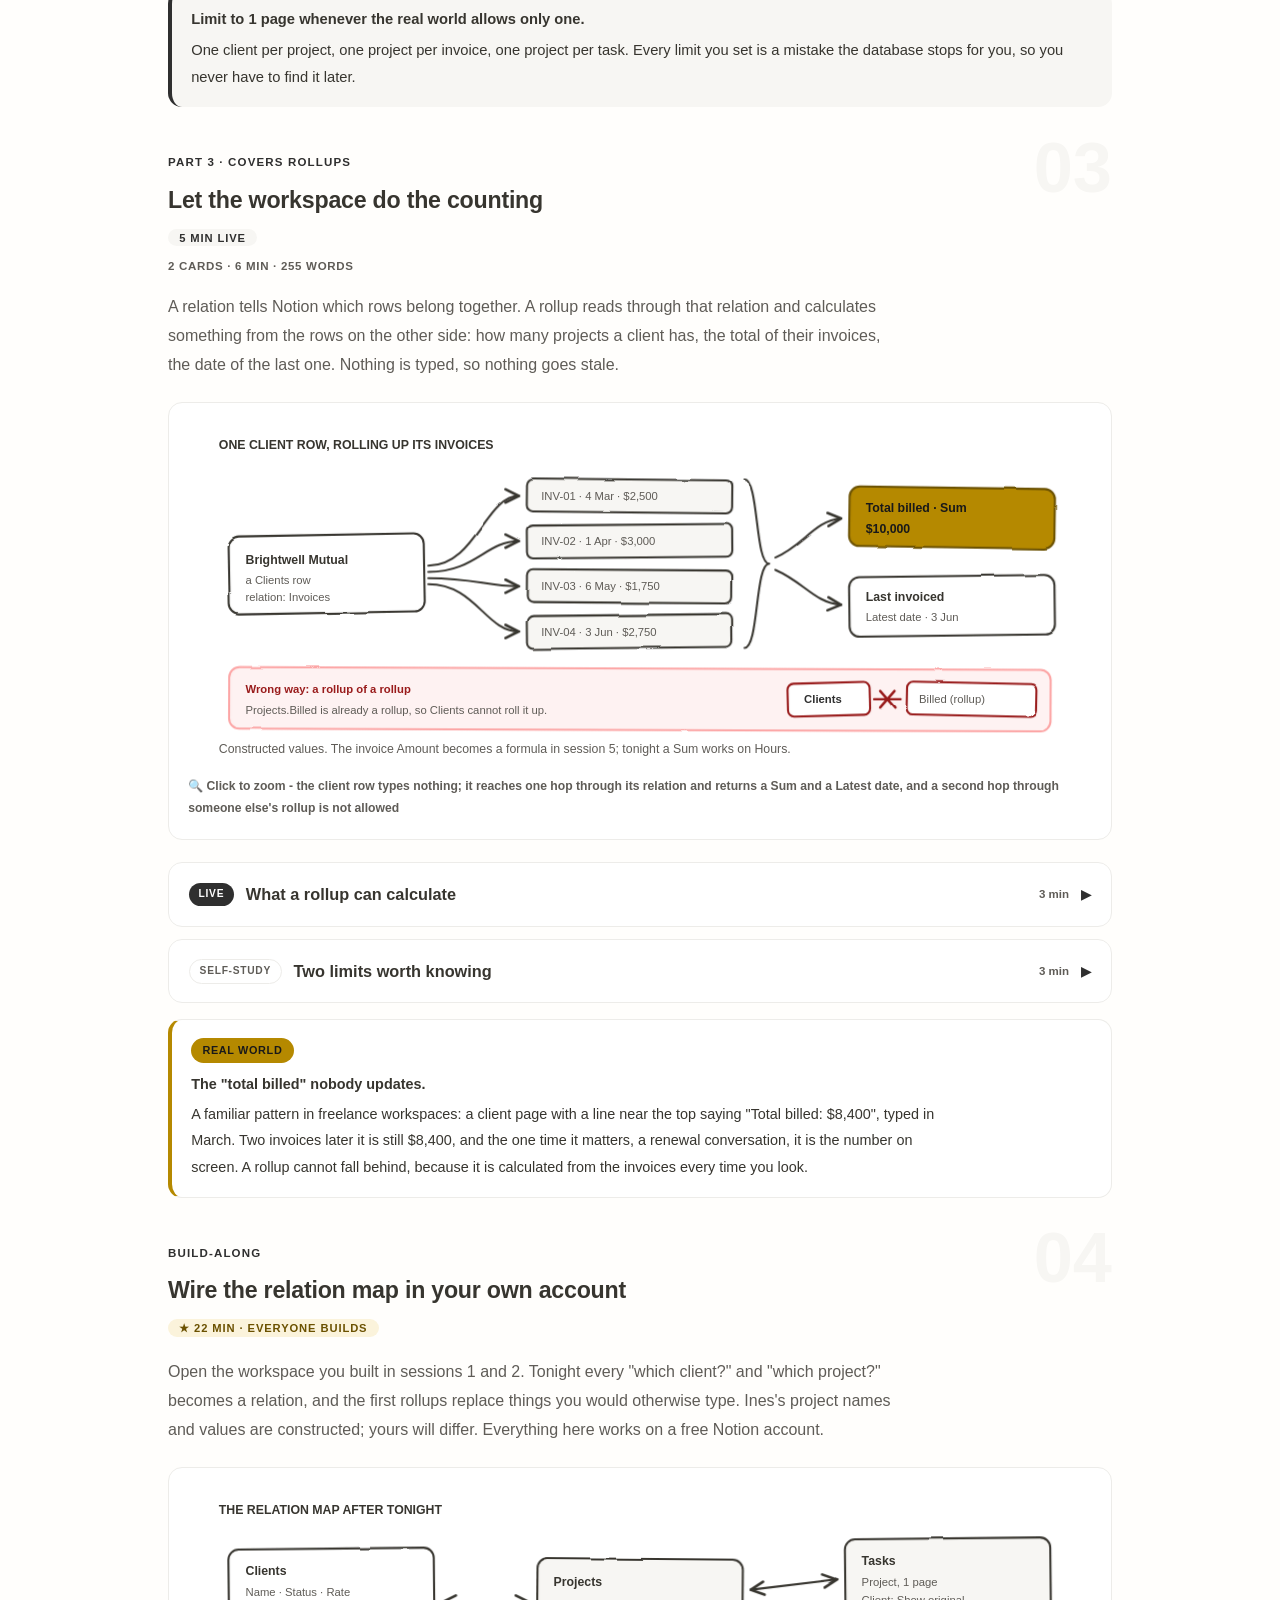
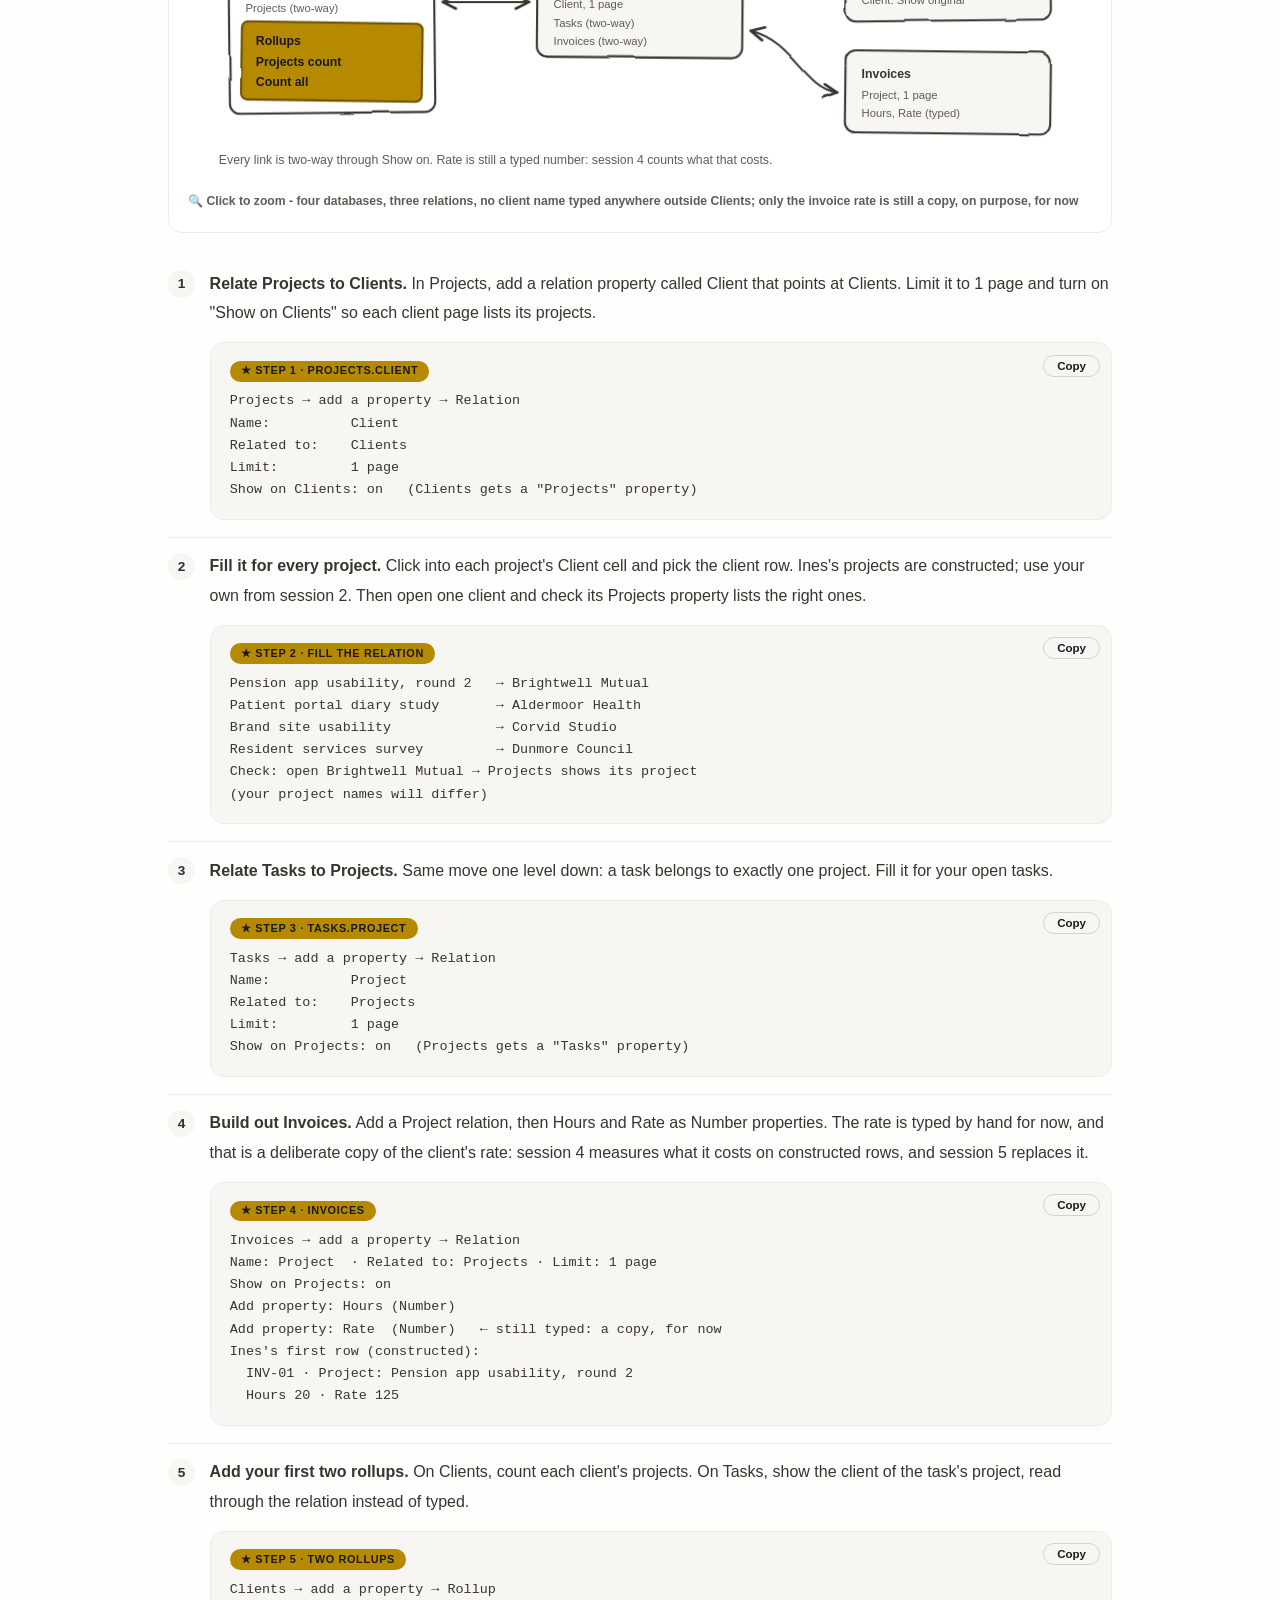
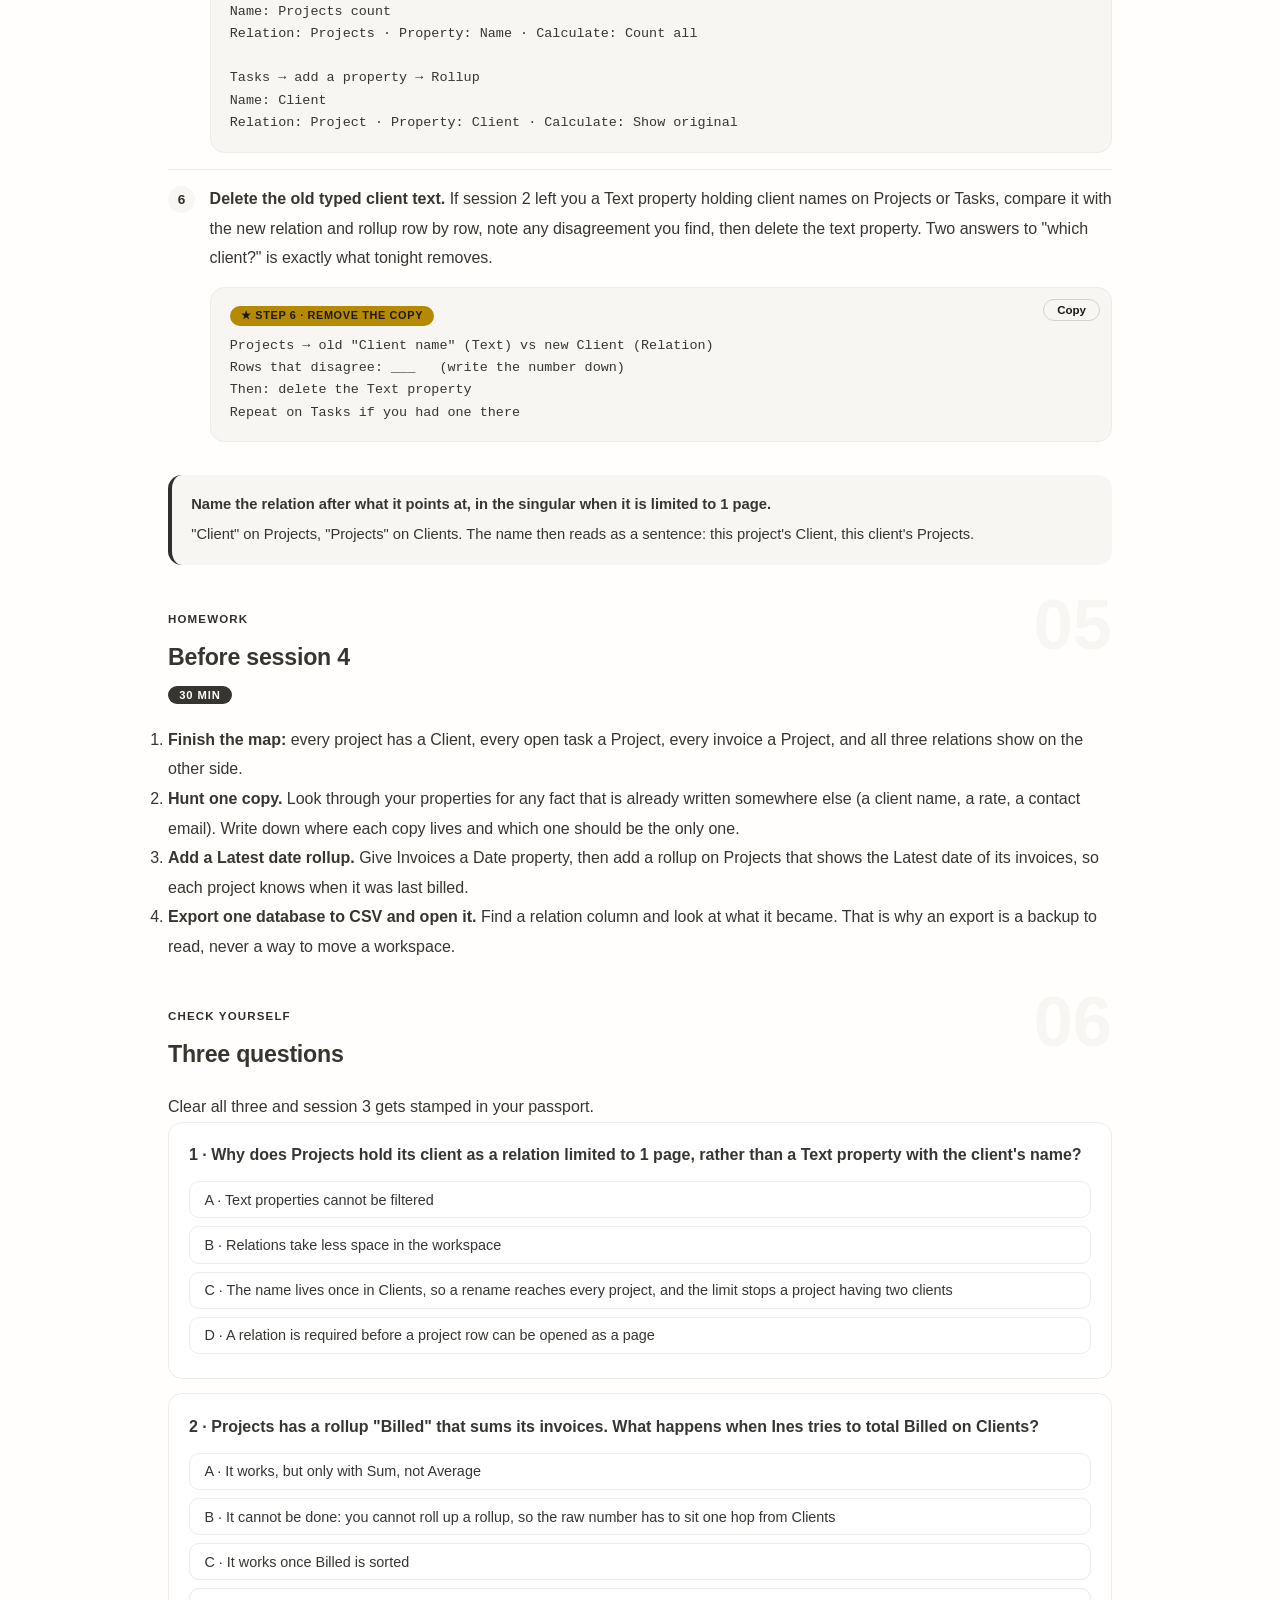
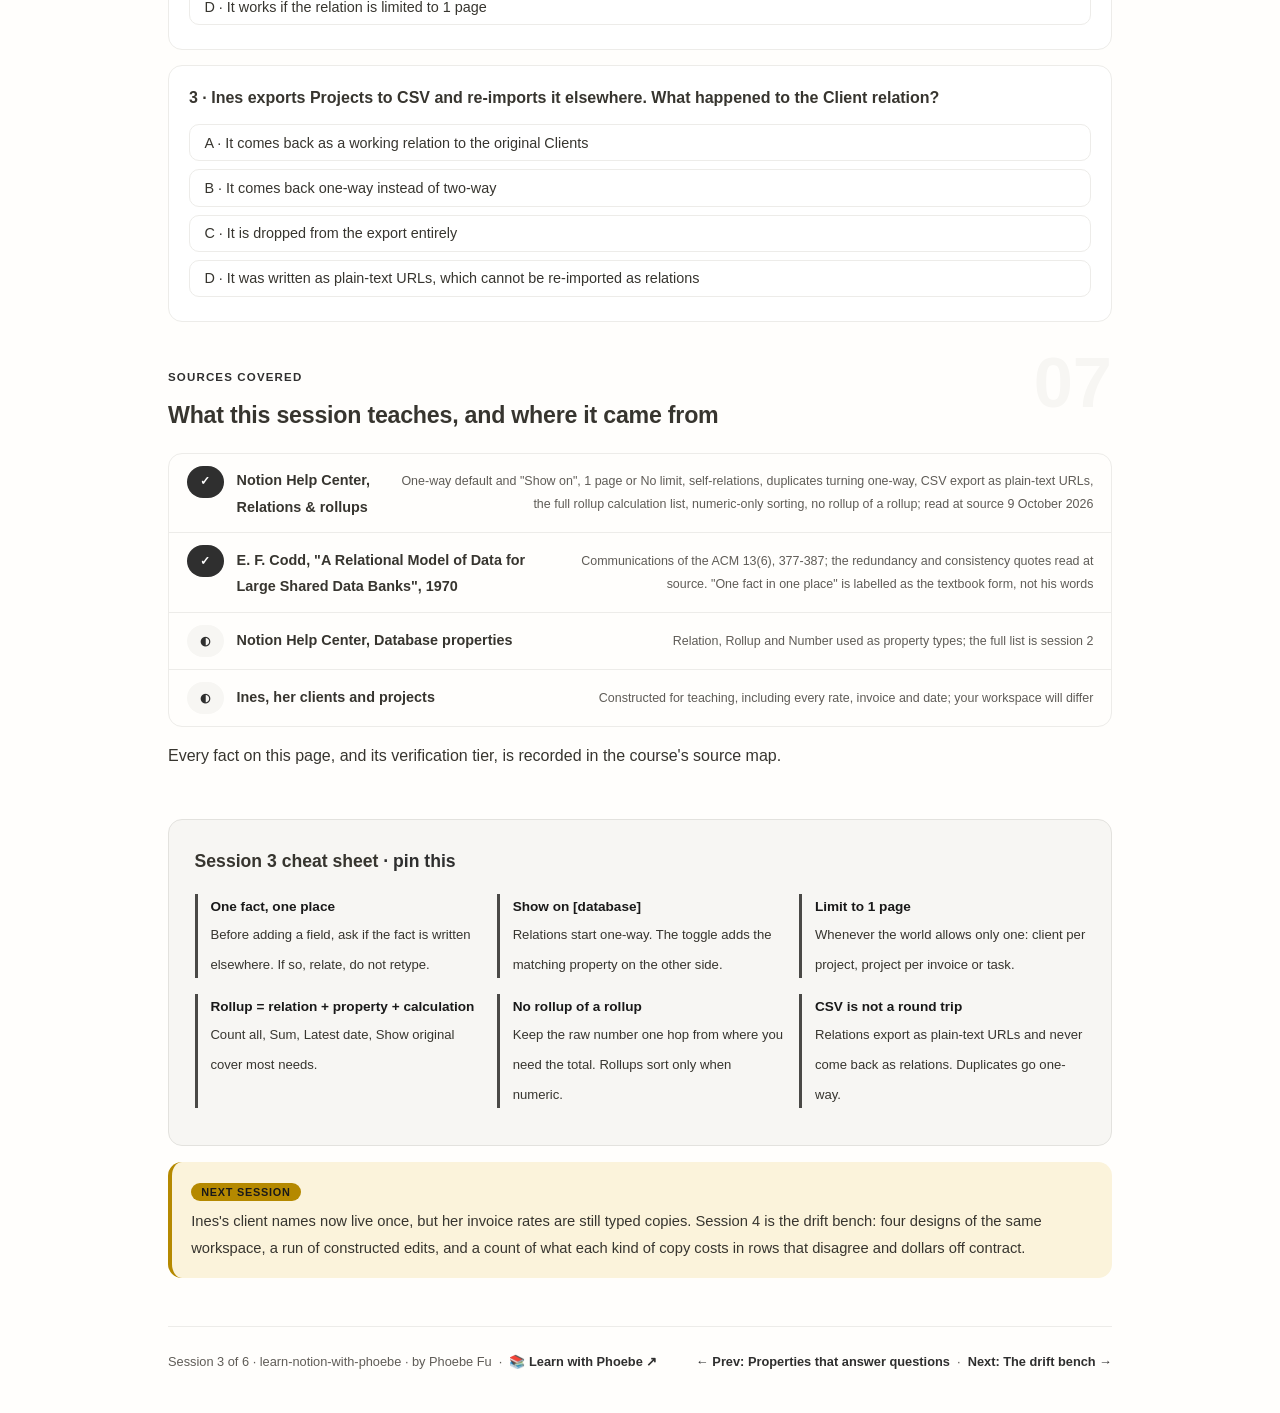
<file: courses/03-relations-and-rollups.html>
<!DOCTYPE html>
<html lang="en">
<head>
<meta charset="UTF-8">
<meta name="viewport" content="width=device-width, initial-scale=1.0">
<!-- social:start -->
<meta name="description" content="Session 3 of 6. Write each fact once and let everything else point at it. Codd's 1970 redundancy and consistency problem in a client list, relations one-way and two-way with a 1-page limit, what a rollup can calculate and the two limits worth knowing, and the relation map of one constructed consultant's workspace.">
<meta property="og:type" content="article">
<meta property="og:site_name" content="Learn with Phoebe">
<meta property="og:title" content="Relations and rollups: one fact, one place - learn notion with phoebe">
<meta property="og:description" content="Session 3 of 6. Relations instead of copies, rollups instead of hand-typed totals, and the relation map that holds it together.">
<meta property="og:url" content="https://phoebefu6.github.io/learn-notion-with-phoebe/courses/03-relations-and-rollups.html">
<meta property="og:image" content="https://phoebefu6.github.io/learn-notion-with-phoebe/assets/og-cover.png">
<meta property="og:image:width" content="1200">
<meta property="og:image:height" content="630">
<meta name="twitter:card" content="summary_large_image">
<meta name="twitter:title" content="Relations and rollups: one fact, one place - learn notion with phoebe">
<meta name="twitter:description" content="Session 3 of 6. One fact in one place: relations, rollups and the relation map, on one constructed workspace.">
<meta name="twitter:image" content="https://phoebefu6.github.io/learn-notion-with-phoebe/assets/og-cover.png">
<!-- social:end -->
<title>Session 3 · Relations and rollups: one fact, one place - learn notion with phoebe</title>
<link rel="stylesheet" href="../assets/style.css?v=21">
</head>
<body>

<div class="toolbar">
  <div class="wrap">
    <span class="crumb"><a href="../index.html">learn-notion-with-phoebe</a> / Session 3 of 6</span>
    <button class="btn" id="toggle-all" type="button">Expand all</button>
    <button class="btn primary" id="zoom-toggle" type="button">Projector zoom: off</button>
  </div>
</div>

<header class="masthead">
  <div class="wrap">
    <div class="eyebrow">Learn Notion with Phoebe · Session 3 of 6</div>
    <h1>Relations and rollups: <span class="accent">one fact</span>, one place</h1>
    <p class="sub">A client's rate typed on the client page, again on the project, again on the invoice, is three facts that happen to agree today. Tonight we replace copies with pointers: a relation says "this project belongs to that client" without repeating anything about the client, and a rollup reads a number through the relation instead of asking you to type it. By the end, Ines's workspace knows which client every project, task and invoice belongs to, and it counts for her.</p>
    <div class="chip-row">
      <span class="chip level">🟡 Core</span>
      <span class="chip audience">Bring your session 2 workspace</span>
      <span class="chip audience">A laptop, Notion open in a browser</span>
      <span class="chip time">45 min</span>
    </div>
    <div class="agenda">
      <span class="a1" style="flex:1">0-3 · Welcome</span>
      <span class="a2" style="flex:4">3-18 · One fact, relations, rollups</span>
      <span class="a3" style="flex:5">18-40 · Build-along: the relation map</span>
      <span class="a4" style="flex:1">40-45 · Q&amp;A</span>
    </div>
  </div>
</header>

<main class="wrap">

  <section class="section" id="intro">
    <div class="section-kicker">
      <span class="klabel">Part 0</span>
      <h2>Where we start</h2>
    </div>
    <p class="lede">Ines is still constructed: an invented freelance user-research consultant with four active clients, two past ones and a part-time contractor, Theo. After session 2 her Projects and Tasks have real properties and views, but every project still says which client it is for in a typed text field, and her rates are typed wherever she happened to need them. Tonight that stops.</p>

    <div class="legend">
      <span class="pill">🎫 Clear all three quiz questions to stamp your passport</span>
      <span class="pill">Live = presented in the 45 minutes</span>
      <span class="pill">Self-study = the full depth, after class</span>
      <span class="pill">★ Build-along = build it yourself</span>
    </div>

    <div class="callout win">
      <p><strong>★ What you walk out with tonight.</strong> A rule you can apply to any field ("is this fact already written somewhere else?"), relations between Clients, Projects, Tasks and Invoices with a 1-page limit where the world allows only one, your first rollups, and a clear list of what a rollup cannot do before you trip over it.</p>
    </div>
  </section>

  <section class="section" id="part-1">
    <div class="section-kicker">
      <span class="klabel">Part 1 · covers the one-fact-one-place rule</span>
      <h2>Every copy is a promise to update it</h2>
      <span class="tag concept">5 min live</span>
    </div>
    <p class="lede">In 1970, long before anyone typed a client list into Notion, E. F. Codd wrote about exactly this trap. His relational model paper applies operations on relations "to the problems of redundancy and consistency". The everyday version: write a fact twice and, sooner or later, the two copies disagree. The textbook form of his idea is "one fact in one place". That phrase is the teaching shorthand, not his words.</p>

    <figure class="zoomable">
      <svg viewBox="0 0 880 318" xmlns="http://www.w3.org/2000/svg" role="img" aria-label="Ines's rate for Brightwell Mutual written in three places: the Clients page, a Projects row and an Invoices row. A rate change from 125 to 140 arrives and reaches only the Clients page, which is highlighted as the one place the rate should live. The Projects row and the Invoices row still say 125 and sit in a red panel marked not reached, the inconsistent state. Constructed values.">
        <defs>
          <filter id="n3aSk" x="-3%" y="-3%" width="106%" height="106%"><feTurbulence type="fractalNoise" baseFrequency="0.02" numOctaves="2" seed="53" result="n"/><feDisplacementMap in="SourceGraphic" in2="n" scale="2.4" xChannelSelector="R" yChannelSelector="G"/></filter>
          <pattern id="n3aHc" patternUnits="userSpaceOnUse" width="7" height="7" patternTransform="rotate(-38)"><line x1="0" y1="0" x2="0" y2="7" stroke="#2F2F2F" stroke-width="1" opacity=".5"/></pattern>
          <marker id="n3aAr" viewBox="0 0 10 10" refX="9" refY="5" markerWidth="8" markerHeight="8" orient="auto"><path d="M1 1 L9 5 L1 9" fill="none" stroke="#37352F" stroke-width="1.6" stroke-linecap="round"/></marker>
        </defs>
        <style>
          .n3aH { font: 800 12px Inter, sans-serif; fill: #37352F; }
          .n3aL { font: 600 12px Inter, sans-serif; fill: #37352F; }
          .n3aS { font: 400 11px Inter, sans-serif; fill: #5F5C57; }
          .n3aB { font: 800 11px Inter, sans-serif; fill: #6B5100; }
          .n3aA { font: 700 11px Inter, sans-serif; fill: #2F2F2F; }
          .n3aN { font: 400 12px Inter, sans-serif; fill: #5F5C57; }
          .n3aK { font: 800 12px Inter, sans-serif; fill: #191919; }
          .n3aW { font: 800 11px Inter, sans-serif; fill: #991B1B; }
        </style>

        <text class="n3aH" x="30" y="26">ONE RATE, WRITTEN IN THREE PLACES</text>

        <g filter="url(#n3aSk)" fill="none" stroke="#37352F" stroke-width="2" stroke-linecap="round" stroke-linejoin="round">
          <rect x="40" y="60" width="200" height="70" rx="10" transform="rotate(-1.5 140 95)" fill="#FFFFFF"/>
          <path d="M246 95 L392 93" marker-end="url(#n3aAr)"/>
          <rect x="400" y="56" width="220" height="72" rx="10" transform="rotate(0.8 510 92)" fill="#B58900" stroke="#6B5100"/>
          <rect x="380" y="152" width="460" height="128" rx="12" transform="rotate(-0.4 610 216)" fill="#FEF2F2" stroke="#FCA5A5"/>
          <rect x="400" y="190" width="200" height="70" rx="8" transform="rotate(-1.2 500 225)" fill="#FFFFFF"/>
          <rect x="624" y="190" width="200" height="70" rx="8" transform="rotate(1.4 724 225)" fill="#FFFFFF"/>
          <path d="M140 136 C140 200 260 222 370 222" stroke="#D3D1CB" stroke-dasharray="5 6"/>
        </g>

        <text class="n3aL" x="58" y="88">Rate change arrives</text>
        <text class="n3aS" x="58" y="108">Brightwell: $125 to $140</text>
        <text class="n3aK" x="416" y="86">Clients page · Brightwell</text>
        <text class="n3aK" x="416" y="108">Rate 140 · updated</text>
        <text class="n3aB" x="640" y="84">the one place the rate lives</text>
        <text class="n3aB" x="640" y="102">everything else should read it</text>
        <text class="n3aW" x="398" y="176">Not reached: still 125</text>
        <text class="n3aL" x="414" y="218">Projects row</text>
        <text class="n3aS" x="414" y="240">Rate 125 (typed copy)</text>
        <text class="n3aL" x="638" y="218">Invoices row</text>
        <text class="n3aS" x="638" y="240">Rate 125 (typed copy)</text>
        <text class="n3aS" x="160" y="250">never told about the change</text>

        <text class="n3aN" x="30" y="304">Consistency is a property of the state: a typo and a missed update look the same. Constructed values.</text>
      </svg>
      <figcaption>🔍 Click to zoom - the change reached one copy of three; the workspace is now inconsistent, and nothing tells Ines which number is true</figcaption>
    </figure>

    <details class="card" open>
      <summary><span class="mode live">Live</span>Codd's problem in a client list<span class="mini">3 min</span><span class="caret">▶</span></summary>
      <div class="body">
        <p>Codd's paper calls a set of relations redundant when one of them holds something that can be derived from the others. Ines's rate on a project row is exactly that: it can be derived from the client the project belongs to. Derivable facts written down again are where trouble starts, because each copy has to be updated separately.</p>
        <p>His second idea is the sharper one for working life. Consistency, he wrote, is "a property of the instantaneous state of a data bank", "independent of how that state came about". Put plainly: when the project row says 125 and the client page says 140, it does not matter whether Ines mistyped or forgot. The workspace is wrong either way, and a report built on it is wrong either way. You cannot fix that with care; you fix it by having only one place for the rate to be.</p>
      </div>
    </details>

    <details class="card">
      <summary><span class="mode self">Self-study</span>Where normal forms live<span class="mini">2 min</span><span class="caret">▶</span></summary>
      <div class="body">
        <p>The formal machinery that grew out of Codd's work, the normal forms and the update anomalies they prevent, came in his later papers and belongs to schema design. It is taught properly, with an anomaly lab, in <a href="https://phoebefu6.github.io/learn-data-modeling-with-phoebe/">Data Modeling ↗</a>. Here you only need the working rule: before you add a field, ask whether that fact is already written somewhere else. If it is, point at it with a relation instead of typing it again.</p>
      </div>
    </details>

    <div class="callout example">
      <span class="ex-pill">Real world</span>
      <p><strong>The email address that changed in one tool.</strong> A familiar pattern in small teams: a client contact changes jobs and sends a new email address. Someone updates the contact list, nobody updates the mailing tool, and the next three updates go to a dead inbox. No one made a mistake on the day. The mistake was keeping the address in two places.</p>
    </div>
  </section>

  <section class="section" id="part-2">
    <div class="section-kicker">
      <span class="klabel">Part 2 · covers relations</span>
      <h2>Point at the client, never retype it</h2>
      <span class="tag concept">5 min live</span>
    </div>
    <p class="lede">A relation is a property whose value is another page. Instead of typing "Brightwell Mutual" into a project, Ines links the project to the Brightwell Mutual row in Clients. Rename the client once and every linked project shows the new name, because the project never held a copy of the name; it held a pointer to the row.</p>

    <figure class="zoomable">
      <svg viewBox="0 0 880 256" xmlns="http://www.w3.org/2000/svg" role="img" aria-label="Three database cards: Clients, Projects and Invoices. Projects has a Client relation pointing to Clients, limited to 1 page, which is highlighted. Invoices has a Project relation pointing to Projects, also limited to 1 page. Both relations are two-way, so a matching property appears back on Clients and on Projects.">
        <defs>
          <filter id="n3bSk" x="-3%" y="-3%" width="106%" height="106%"><feTurbulence type="fractalNoise" baseFrequency="0.02" numOctaves="2" seed="61" result="n"/><feDisplacementMap in="SourceGraphic" in2="n" scale="2.4" xChannelSelector="R" yChannelSelector="G"/></filter>
          <pattern id="n3bHc" patternUnits="userSpaceOnUse" width="7" height="7" patternTransform="rotate(-38)"><line x1="0" y1="0" x2="0" y2="7" stroke="#2F2F2F" stroke-width="1" opacity=".5"/></pattern>
          <marker id="n3bAr" viewBox="0 0 10 10" refX="9" refY="5" markerWidth="8" markerHeight="8" orient="auto"><path d="M1 1 L9 5 L1 9" fill="none" stroke="#37352F" stroke-width="1.6" stroke-linecap="round"/></marker>
        </defs>
        <style>
          .n3bH { font: 800 12px Inter, sans-serif; fill: #37352F; }
          .n3bL { font: 600 12px Inter, sans-serif; fill: #37352F; }
          .n3bS { font: 400 11px Inter, sans-serif; fill: #5F5C57; }
          .n3bA { font: 700 11px Inter, sans-serif; fill: #2F2F2F; }
          .n3bN { font: 400 12px Inter, sans-serif; fill: #5F5C57; }
          .n3bK { font: 800 12px Inter, sans-serif; fill: #191919; }
        </style>

        <text class="n3bH" x="30" y="26">THREE DATABASES, TWO RELATIONS, BOTH TWO-WAY</text>

        <g filter="url(#n3bSk)" fill="none" stroke="#37352F" stroke-width="2" stroke-linecap="round" stroke-linejoin="round">
          <rect x="40" y="60" width="190" height="140" rx="10" transform="rotate(-0.7 135 130)" fill="#F7F6F3"/>
          <rect x="345" y="60" width="190" height="140" rx="10" transform="rotate(0.6 440 130)" fill="#F7F6F3"/>
          <rect x="650" y="60" width="190" height="140" rx="10" transform="rotate(-0.5 745 130)" fill="#F7F6F3"/>
          <ellipse cx="287" cy="97" rx="42" ry="17"/>
          <rect x="258" y="88" width="58" height="18" rx="4" fill="#B58900" stroke="#6B5100"/>
          <path d="M341 124 L240 124" marker-end="url(#n3bAr)"/>
          <path d="M236 152 L337 152" marker-end="url(#n3bAr)" stroke="#5F5C57" stroke-dasharray="5 5"/>
          <rect x="563" y="88" width="58" height="18" rx="4" fill="#FFFFFF"/>
          <path d="M646 124 L545 124" marker-end="url(#n3bAr)"/>
          <path d="M541 152 L642 152" marker-end="url(#n3bAr)" stroke="#5F5C57" stroke-dasharray="5 5"/>
        </g>

        <text class="n3bL" x="56" y="84">Clients</text>
        <text class="n3bS" x="56" y="108">Name · Status · Rate</text>
        <text class="n3bS" x="56" y="130">Projects (relation)</text>
        <text class="n3bS" x="56" y="150">added by "Show on"</text>
        <text class="n3bL" x="361" y="84">Projects</text>
        <text class="n3bS" x="361" y="108">Name · Status · Due</text>
        <text class="n3bS" x="361" y="130">Client, 1 page</text>
        <text class="n3bS" x="361" y="150">Invoices (relation)</text>
        <text class="n3bL" x="666" y="84">Invoices</text>
        <text class="n3bS" x="666" y="108">Name · Hours · Rate</text>
        <text class="n3bS" x="666" y="130">Project, 1 page</text>
        <text class="n3bK" x="287" y="101" text-anchor="middle">1 page</text>
        <text class="n3bA" x="592" y="101" text-anchor="middle">1 page</text>
        <text class="n3bS" x="287" y="174" text-anchor="middle">two-way</text>
        <text class="n3bS" x="592" y="174" text-anchor="middle">two-way</text>

        <text class="n3bN" x="30" y="236">A project has exactly one client, and an invoice bills exactly one project, so both limits match the world.</text>
      </svg>
      <figcaption>🔍 Click to zoom - solid arrows are the relations Ines creates; dashed ones are the matching properties "Show on" adds on the other side</figcaption>
    </figure>

    <details class="card">
      <summary><span class="mode live">Live</span>One-way, two-way, and Show on<span class="mini">3 min</span><span class="caret">▶</span></summary>
      <div class="body">
        <p>Notion's relations help page is precise about the default: a relation between two databases is created one-way. Projects gets a Client property, and Clients gets nothing. Turn on the "Show on [database]" toggle, here "Show on Clients", and Notion adds the matching property in the other database, so Brightwell Mutual's page now lists its projects. Ines wants that: opening a client and seeing everything running for them is half the point.</p>
        <p>The second setting is the limit: <code>1 page</code> or <code>No limit</code>. A project has exactly one client, so Projects.Client is limited to 1 page. That is not tidiness. It makes the database refuse a state the real world cannot have, a project billed to two clients at once, instead of trusting Ines to notice. The other direction stays unlimited, because one client has many projects.</p>
      </div>
    </details>

    <details class="card">
      <summary><span class="mode self">Self-study</span>Self-relations, duplicates and exports<span class="mini">3 min</span><span class="caret">▶</span></summary>
      <div class="body">
        <p><strong>A database can relate to itself.</strong> Tasks can have a "Next task" relation pointing at another task, or "Blocked by". Useful for a research plan where recruiting has to finish before sessions start.</p>
        <p><strong>Duplicating a database turns a two-way relation one-way.</strong> If you copy Projects to experiment, the copy's Client relation no longer appears back on Clients. Check every relation after a duplicate instead of assuming it came across whole.</p>
        <p><strong>CSV export writes relations as plain-text URLs</strong>, and those cannot be re-imported as relations. An export is a fine backup to read, but it is not a round trip: bring it back and every pointer has become a line of text, which is the copy problem from Part 1 all over again.</p>
        <p>One honest gap: the help page does not say what a relation shows when the page it points to is deleted. Notion keeps a deleted page in Trash for 30 days by default, and session 4 shows what a deleted client does to the rows that pointed at it.</p>
      </div>
    </details>

    <div class="callout tip">
      <p><strong>Limit to 1 page whenever the real world allows only one.</strong> One client per project, one project per invoice, one project per task. Every limit you set is a mistake the database stops for you, so you never have to find it later.</p>
    </div>
  </section>

  <section class="section" id="part-3">
    <div class="section-kicker">
      <span class="klabel">Part 3 · covers rollups</span>
      <h2>Let the workspace do the counting</h2>
      <span class="tag concept">5 min live</span>
    </div>
    <p class="lede">A relation tells Notion which rows belong together. A rollup reads through that relation and calculates something from the rows on the other side: how many projects a client has, the total of their invoices, the date of the last one. Nothing is typed, so nothing goes stale.</p>

    <figure class="zoomable">
      <svg viewBox="0 0 880 334" xmlns="http://www.w3.org/2000/svg" role="img" aria-label="A Clients row, Brightwell Mutual, reaches through its relation to four invoice rows of 2,500, 3,000, 1,750 and 2,750 dollars, dated 4 March to 3 June. A brace gathers them into two rollups: Total billed, a Sum of 10,000 dollars, highlighted, and Last invoiced, the Latest date, 3 June. Below, a red wrong-way panel shows a crossed-out path from Clients to a Projects rollup: you cannot roll up a rollup. Constructed values.">
        <defs>
          <filter id="n3cSk" x="-3%" y="-3%" width="106%" height="106%"><feTurbulence type="fractalNoise" baseFrequency="0.02" numOctaves="2" seed="67" result="n"/><feDisplacementMap in="SourceGraphic" in2="n" scale="2.4" xChannelSelector="R" yChannelSelector="G"/></filter>
          <pattern id="n3cHc" patternUnits="userSpaceOnUse" width="7" height="7" patternTransform="rotate(-38)"><line x1="0" y1="0" x2="0" y2="7" stroke="#2F2F2F" stroke-width="1" opacity=".5"/></pattern>
          <marker id="n3cAr" viewBox="0 0 10 10" refX="9" refY="5" markerWidth="8" markerHeight="8" orient="auto"><path d="M1 1 L9 5 L1 9" fill="none" stroke="#37352F" stroke-width="1.6" stroke-linecap="round"/></marker>
        </defs>
        <style>
          .n3cH { font: 800 12px Inter, sans-serif; fill: #37352F; }
          .n3cL { font: 600 12px Inter, sans-serif; fill: #37352F; }
          .n3cS { font: 400 11px Inter, sans-serif; fill: #5F5C57; }
          .n3cA { font: 700 11px Inter, sans-serif; fill: #2F2F2F; }
          .n3cN { font: 400 12px Inter, sans-serif; fill: #5F5C57; }
          .n3cK { font: 800 12px Inter, sans-serif; fill: #191919; }
          .n3cW { font: 800 11px Inter, sans-serif; fill: #991B1B; }
        </style>

        <text class="n3cH" x="30" y="26">ONE CLIENT ROW, ROLLING UP ITS INVOICES</text>

        <g filter="url(#n3cSk)" fill="none" stroke="#37352F" stroke-width="2" stroke-linecap="round" stroke-linejoin="round">
          <rect x="40" y="110" width="190" height="76" rx="10" transform="rotate(-1 135 148)" fill="#FFFFFF"/>
          <rect x="330" y="56" width="200" height="32" rx="6" transform="rotate(0.6 430 72)" fill="#F7F6F3"/>
          <rect x="330" y="100" width="200" height="32" rx="6" transform="rotate(-0.5 430 116)" fill="#F7F6F3"/>
          <rect x="330" y="144" width="200" height="32" rx="6" transform="rotate(0.4 430 160)" fill="#F7F6F3"/>
          <rect x="330" y="188" width="200" height="32" rx="6" transform="rotate(-0.6 430 204)" fill="#F7F6F3"/>
          <path d="M234 140 C280 140 290 72 322 72" marker-end="url(#n3cAr)"/>
          <path d="M234 146 C280 146 290 116 322 116" marker-end="url(#n3cAr)"/>
          <path d="M234 152 C280 152 290 160 322 160" marker-end="url(#n3cAr)"/>
          <path d="M234 158 C280 158 290 204 322 204" marker-end="url(#n3cAr)"/>
          <path d="M542 56 C556 56 552 138 566 138 C552 138 556 220 542 220"/>
          <path d="M572 132 C600 120 610 96 636 94" marker-end="url(#n3cAr)"/>
          <path d="M572 144 C600 156 610 176 636 178" marker-end="url(#n3cAr)"/>
          <rect x="644" y="64" width="200" height="58" rx="10" transform="rotate(0.8 744 93)" fill="#B58900" stroke="#6B5100"/>
          <rect x="644" y="150" width="200" height="58" rx="10" transform="rotate(-0.7 744 179)" fill="#FFFFFF"/>
          <rect x="40" y="240" width="800" height="60" rx="10" transform="rotate(0.2 440 270)" fill="#FEF2F2" stroke="#FCA5A5"/>
          <rect x="584" y="254" width="80" height="32" rx="6" transform="rotate(-1.5 624 270)" fill="#FFFFFF" stroke="#991B1B"/>
          <rect x="700" y="254" width="126" height="32" rx="6" transform="rotate(1.2 763 270)" fill="#FFFFFF" stroke="#991B1B"/>
          <path d="M668 270 L694 270" stroke="#991B1B"/>
          <path d="M674 262 L688 278 M674 278 L688 262" stroke="#991B1B" stroke-width="2.4"/>
        </g>

        <text class="n3cL" x="56" y="138">Brightwell Mutual</text>
        <text class="n3cS" x="56" y="158">a Clients row</text>
        <text class="n3cS" x="56" y="174">relation: Invoices</text>
        <text class="n3cS" x="344" y="76">INV-01 · 4 Mar · $2,500</text>
        <text class="n3cS" x="344" y="120">INV-02 · 1 Apr · $3,000</text>
        <text class="n3cS" x="344" y="164">INV-03 · 6 May · $1,750</text>
        <text class="n3cS" x="344" y="208">INV-04 · 3 Jun · $2,750</text>
        <text class="n3cK" x="660" y="88">Total billed · Sum</text>
        <text class="n3cK" x="660" y="108">$10,000</text>
        <text class="n3cL" x="660" y="174">Last invoiced</text>
        <text class="n3cS" x="660" y="194">Latest date · 3 Jun</text>
        <text class="n3cW" x="56" y="264">Wrong way: a rollup of a rollup</text>
        <text class="n3cS" x="56" y="284">Projects.Billed is already a rollup, so Clients cannot roll it up.</text>
        <text class="n3cA" x="600" y="274">Clients</text>
        <text class="n3cS" x="712" y="274">Billed (rollup)</text>

        <text class="n3cN" x="30" y="322">Constructed values. The invoice Amount becomes a formula in session 5; tonight a Sum works on Hours.</text>
      </svg>
      <figcaption>🔍 Click to zoom - the client row types nothing; it reaches one hop through its relation and returns a Sum and a Latest date, and a second hop through someone else's rollup is not allowed</figcaption>
    </figure>

    <details class="card">
      <summary><span class="mode live">Live</span>What a rollup can calculate<span class="mini">3 min</span><span class="caret">▶</span></summary>
      <div class="body">
        <p>A rollup asks three things: which relation to follow, which property on the other side to read, and what to calculate. The help page lists the calculations in three groups.</p>
        <p><strong>Any property type:</strong> Show original, Show unique values, Count all, Count values, Count unique values, Count empty, Count not empty, Percent empty, Percent not empty.</p>
        <p><strong>Numbers only:</strong> Sum, Average, Median, Min, Max, Range.</p>
        <p><strong>Dates only:</strong> Earliest date, Latest date, Date range.</p>
        <p>For Ines that means: Count all of a client's projects, Sum of an invoice number for total billed, Latest date of invoice dates for "last invoiced", and Show original to display a project's client on each task without typing it.</p>
      </div>
    </details>

    <details class="card">
      <summary><span class="mode self">Self-study</span>Two limits worth knowing<span class="mini">3 min</span><span class="caret">▶</span></summary>
      <div class="body">
        <p><strong>A rollup can only be sorted when it outputs a number.</strong> Sort clients by Count all of projects: fine. Sort tasks by a Show original rollup of the client name: not available. If you need that sort, it is a sign the value wants to be a property of its own.</p>
        <p><strong>You cannot roll up a rollup.</strong> If Projects has a rollup "Billed" that sums its invoices, Clients cannot sum Billed. Put the raw number one hop away from where you need it: an Amount on each invoice, rolled up from wherever you want the total. For a client total, that means Invoices also carries a relation to its client, and that relation is itself a second statement of "which client". Keep it honest by showing the project's client beside it with a Show original rollup, so a mismatch is visible at a glance.</p>
      </div>
    </details>

    <div class="callout example">
      <span class="ex-pill">Real world</span>
      <p><strong>The "total billed" nobody updates.</strong> A familiar pattern in freelance workspaces: a client page with a line near the top saying "Total billed: $8,400", typed in March. Two invoices later it is still $8,400, and the one time it matters, a renewal conversation, it is the number on screen. A rollup cannot fall behind, because it is calculated from the invoices every time you look.</p>
    </div>
  </section>

  <section class="section" id="demo-1">
    <div class="section-kicker">
      <span class="klabel">Build-along</span>
      <h2>Wire the relation map in your own account</h2>
      <span class="tag demo">★ 22 min · everyone builds</span>
    </div>
    <p class="lede">Open the workspace you built in sessions 1 and 2. Tonight every "which client?" and "which project?" becomes a relation, and the first rollups replace things you would otherwise type. Ines's project names and values are constructed; yours will differ. Everything here works on a free Notion account.</p>

    <figure class="zoomable">
      <svg viewBox="0 0 880 286" xmlns="http://www.w3.org/2000/svg" role="img" aria-label="The relation map after tonight. Clients links two-way to Projects. Projects links two-way to Tasks and to Invoices. Every link from the many side is limited to 1 page. The Clients card lists its rollup, Projects count with Count all, highlighted. Tasks carries a Client rollup that shows the project's client with Show original. Invoices still has a typed Rate.">
        <defs>
          <filter id="n3dSk" x="-3%" y="-3%" width="106%" height="106%"><feTurbulence type="fractalNoise" baseFrequency="0.02" numOctaves="2" seed="71" result="n"/><feDisplacementMap in="SourceGraphic" in2="n" scale="2.4" xChannelSelector="R" yChannelSelector="G"/></filter>
          <pattern id="n3dHc" patternUnits="userSpaceOnUse" width="7" height="7" patternTransform="rotate(-38)"><line x1="0" y1="0" x2="0" y2="7" stroke="#2F2F2F" stroke-width="1" opacity=".5"/></pattern>
          <marker id="n3dAr" viewBox="0 0 10 10" refX="9" refY="5" markerWidth="8" markerHeight="8" orient="auto-start-reverse"><path d="M1 1 L9 5 L1 9" fill="none" stroke="#37352F" stroke-width="1.6" stroke-linecap="round"/></marker>
        </defs>
        <style>
          .n3dH { font: 800 12px Inter, sans-serif; fill: #37352F; }
          .n3dL { font: 600 12px Inter, sans-serif; fill: #37352F; }
          .n3dS { font: 400 11px Inter, sans-serif; fill: #5F5C57; }
          .n3dN { font: 400 12px Inter, sans-serif; fill: #5F5C57; }
          .n3dK { font: 800 12px Inter, sans-serif; fill: #191919; }
        </style>

        <text class="n3dH" x="30" y="26">THE RELATION MAP AFTER TONIGHT</text>

        <g filter="url(#n3dSk)" fill="none" stroke="#37352F" stroke-width="2" stroke-linecap="round" stroke-linejoin="round">
          <rect x="40" y="60" width="200" height="160" rx="10" transform="rotate(-0.6 140 140)" fill="#FFFFFF"/>
          <rect x="52" y="132" width="176" height="76" rx="6" transform="rotate(0.8 140 170)" fill="#B58900" stroke="#6B5100"/>
          <rect x="340" y="70" width="200" height="96" rx="10" transform="rotate(0.5 440 118)" fill="#F7F6F3"/>
          <rect x="640" y="50" width="200" height="80" rx="10" transform="rotate(-0.6 740 90)" fill="#F7F6F3"/>
          <rect x="640" y="160" width="200" height="80" rx="10" transform="rotate(0.7 740 200)" fill="#F7F6F3"/>
          <path d="M248 112 L332 112" marker-start="url(#n3dAr)" marker-end="url(#n3dAr)"/>
          <path d="M548 100 L632 90" marker-start="url(#n3dAr)" marker-end="url(#n3dAr)"/>
          <path d="M548 140 C590 150 600 196 632 200" marker-start="url(#n3dAr)" marker-end="url(#n3dAr)"/>
        </g>

        <text class="n3dL" x="56" y="86">Clients</text>
        <text class="n3dS" x="56" y="106">Name · Status · Rate</text>
        <text class="n3dS" x="56" y="122">Projects (two-way)</text>
        <text class="n3dK" x="66" y="154">Rollups</text>
        <text class="n3dK" x="66" y="174">Projects count</text>
        <text class="n3dK" x="66" y="194">Count all</text>
        <text class="n3dL" x="356" y="96">Projects</text>
        <text class="n3dS" x="356" y="118">Client, 1 page</text>
        <text class="n3dS" x="356" y="136">Tasks (two-way)</text>
        <text class="n3dS" x="356" y="154">Invoices (two-way)</text>
        <text class="n3dL" x="656" y="76">Tasks</text>
        <text class="n3dS" x="656" y="96">Project, 1 page</text>
        <text class="n3dS" x="656" y="114">Client: Show original</text>
        <text class="n3dL" x="656" y="186">Invoices</text>
        <text class="n3dS" x="656" y="206">Project, 1 page</text>
        <text class="n3dS" x="656" y="224">Hours, Rate (typed)</text>

        <text class="n3dN" x="30" y="270">Every link is two-way through Show on. Rate is still a typed number: session 4 counts what that costs.</text>
      </svg>
      <figcaption>🔍 Click to zoom - four databases, three relations, no client name typed anywhere outside Clients; only the invoice rate is still a copy, on purpose, for now</figcaption>
    </figure>

    <div class="steps">
      <div class="step">
        <p><strong>Relate Projects to Clients.</strong> In Projects, add a relation property called Client that points at Clients. Limit it to 1 page and turn on "Show on Clients" so each client page lists its projects.</p>
        <div class="prompt-box good"><span class="label">★ Step 1 · Projects.Client</span>Projects → add a property → Relation
Name:          Client
Related to:    Clients
Limit:         1 page
Show on Clients: on   (Clients gets a "Projects" property)</div>
      </div>
      <div class="step">
        <p><strong>Fill it for every project.</strong> Click into each project's Client cell and pick the client row. Ines's projects are constructed; use your own from session 2. Then open one client and check its Projects property lists the right ones.</p>
        <div class="prompt-box good"><span class="label">★ Step 2 · fill the relation</span>Pension app usability, round 2   → Brightwell Mutual
Patient portal diary study       → Aldermoor Health
Brand site usability             → Corvid Studio
Resident services survey         → Dunmore Council
Check: open Brightwell Mutual → Projects shows its project
(your project names will differ)</div>
      </div>
      <div class="step">
        <p><strong>Relate Tasks to Projects.</strong> Same move one level down: a task belongs to exactly one project. Fill it for your open tasks.</p>
        <div class="prompt-box good"><span class="label">★ Step 3 · Tasks.Project</span>Tasks → add a property → Relation
Name:          Project
Related to:    Projects
Limit:         1 page
Show on Projects: on   (Projects gets a "Tasks" property)</div>
      </div>
      <div class="step">
        <p><strong>Build out Invoices.</strong> Add a Project relation, then Hours and Rate as Number properties. The rate is typed by hand for now, and that is a deliberate copy of the client's rate: session 4 measures what it costs on constructed rows, and session 5 replaces it.</p>
        <div class="prompt-box good"><span class="label">★ Step 4 · Invoices</span>Invoices → add a property → Relation
Name: Project  · Related to: Projects · Limit: 1 page
Show on Projects: on
Add property: Hours (Number)
Add property: Rate  (Number)   ← still typed: a copy, for now
Ines's first row (constructed):
  INV-01 · Project: Pension app usability, round 2
  Hours 20 · Rate 125</div>
      </div>
      <div class="step">
        <p><strong>Add your first two rollups.</strong> On Clients, count each client's projects. On Tasks, show the client of the task's project, read through the relation instead of typed.</p>
        <div class="prompt-box good"><span class="label">★ Step 5 · two rollups</span>Clients → add a property → Rollup
Name: Projects count
Relation: Projects · Property: Name · Calculate: Count all

Tasks → add a property → Rollup
Name: Client
Relation: Project · Property: Client · Calculate: Show original</div>
      </div>
      <div class="step">
        <p><strong>Delete the old typed client text.</strong> If session 2 left you a Text property holding client names on Projects or Tasks, compare it with the new relation and rollup row by row, note any disagreement you find, then delete the text property. Two answers to "which client?" is exactly what tonight removes.</p>
        <div class="prompt-box good"><span class="label">★ Step 6 · remove the copy</span>Projects → old "Client name" (Text) vs new Client (Relation)
Rows that disagree: ___   (write the number down)
Then: delete the Text property
Repeat on Tasks if you had one there</div>
      </div>
    </div>

    <div class="callout tip">
      <p><strong>Name the relation after what it points at, in the singular when it is limited to 1 page.</strong> "Client" on Projects, "Projects" on Clients. The name then reads as a sentence: this project's Client, this client's Projects.</p>
    </div>
  </section>

  <section class="section" id="exercise">
    <div class="section-kicker">
      <span class="klabel">Homework</span>
      <h2>Before session 4</h2>
      <span class="tag exercise">30 min</span>
    </div>
    <ol>
      <li><strong>Finish the map:</strong> every project has a Client, every open task a Project, every invoice a Project, and all three relations show on the other side.</li>
      <li><strong>Hunt one copy.</strong> Look through your properties for any fact that is already written somewhere else (a client name, a rate, a contact email). Write down where each copy lives and which one should be the only one.</li>
      <li><strong>Add a Latest date rollup.</strong> Give Invoices a Date property, then add a rollup on Projects that shows the Latest date of its invoices, so each project knows when it was last billed.</li>
      <li><strong>Export one database to CSV and open it.</strong> Find a relation column and look at what it became. That is why an export is a backup to read, never a way to move a workspace.</li>
    </ol>
  </section>

  <section class="section" id="quiz">
    <div class="section-kicker">
      <span class="klabel">Check yourself</span>
      <h2>Three questions</h2>
    </div>
    <p>Clear all three and session 3 gets stamped in your passport.</p>

    <div class="quiz-q" data-answer="2">
      <p class="qtext">1 · Why does Projects hold its client as a relation limited to 1 page, rather than a Text property with the client's name?</p>
      <button class="qopt" type="button">A · Text properties cannot be filtered</button>
      <button class="qopt" type="button">B · Relations take less space in the workspace</button>
      <button class="qopt" type="button">C · The name lives once in Clients, so a rename reaches every project, and the limit stops a project having two clients</button>
      <button class="qopt" type="button">D · A relation is required before a project row can be opened as a page</button>
      <p class="qwhy">A typed name is a copy that has to be updated by hand; a relation points at the one Clients row. The 1-page limit makes the database refuse a state the world cannot have. Text can be filtered, space is not the issue, and any row opens as a page.</p>
    </div>

    <div class="quiz-q" data-answer="1">
      <p class="qtext">2 · Projects has a rollup "Billed" that sums its invoices. What happens when Ines tries to total Billed on Clients?</p>
      <button class="qopt" type="button">A · It works, but only with Sum, not Average</button>
      <button class="qopt" type="button">B · It cannot be done: you cannot roll up a rollup, so the raw number has to sit one hop from Clients</button>
      <button class="qopt" type="button">C · It works once Billed is sorted</button>
      <button class="qopt" type="button">D · It works if the relation is limited to 1 page</button>
      <p class="qwhy">The relations help page states it plainly: you cannot roll up a rollup. The fix is to roll up the raw number from where it lives, one hop away from where you want the total. Sorting and limits do not change that.</p>
    </div>

    <div class="quiz-q" data-answer="3">
      <p class="qtext">3 · Ines exports Projects to CSV and re-imports it elsewhere. What happened to the Client relation?</p>
      <button class="qopt" type="button">A · It comes back as a working relation to the original Clients</button>
      <button class="qopt" type="button">B · It comes back one-way instead of two-way</button>
      <button class="qopt" type="button">C · It is dropped from the export entirely</button>
      <button class="qopt" type="button">D · It was written as plain-text URLs, which cannot be re-imported as relations</button>
      <p class="qwhy">CSV export writes relations as plain-text URLs that cannot be re-imported as relations. B describes what duplicating a database does, which is a different trap.</p>
    </div>

    <p class="quiz-score"></p>
  </section>

  <section class="section" id="official">
    <div class="section-kicker">
      <span class="klabel">Sources covered</span>
      <h2>What this session teaches, and where it came from</h2>
    </div>
    <div class="covered">
      <div class="covered-row"><span class="status pill solid">✓</span><span class="name">Notion Help Center, Relations &amp; rollups</span><span class="note">One-way default and "Show on", 1 page or No limit, self-relations, duplicates turning one-way, CSV export as plain-text URLs, the full rollup calculation list, numeric-only sorting, no rollup of a rollup; read at source 9 October 2026</span></div>
      <div class="covered-row"><span class="status pill solid">✓</span><span class="name">E. F. Codd, "A Relational Model of Data for Large Shared Data Banks", 1970</span><span class="note">Communications of the ACM 13(6), 377-387; the redundancy and consistency quotes read at source. "One fact in one place" is labelled as the textbook form, not his words</span></div>
      <div class="covered-row"><span class="status pill light">◐</span><span class="name">Notion Help Center, Database properties</span><span class="note">Relation, Rollup and Number used as property types; the full list is session 2</span></div>
      <div class="covered-row"><span class="status pill light">◐</span><span class="name">Ines, her clients and projects</span><span class="note">Constructed for teaching, including every rate, invoice and date; your workspace will differ</span></div>
    </div>
    <p class="mono" style="margin-top:14px">Every fact on this page, and its verification tier, is recorded in the course's source map.</p>
  </section>

  <section class="cheat" id="cheatsheet">
    <h3>Session 3 cheat sheet <span>· pin this</span></h3>
    <div class="grid-2">
      <div class="cheat-item"><b>One fact, one place</b><span>Before adding a field, ask if the fact is written elsewhere. If so, relate, do not retype.</span></div>
      <div class="cheat-item"><b>Show on [database]</b><span>Relations start one-way. The toggle adds the matching property on the other side.</span></div>
      <div class="cheat-item"><b>Limit to 1 page</b><span>Whenever the world allows only one: client per project, project per invoice or task.</span></div>
      <div class="cheat-item"><b>Rollup = relation + property + calculation</b><span>Count all, Sum, Latest date, Show original cover most needs.</span></div>
      <div class="cheat-item"><b>No rollup of a rollup</b><span>Keep the raw number one hop from where you need the total. Rollups sort only when numeric.</span></div>
      <div class="cheat-item"><b>CSV is not a round trip</b><span>Relations export as plain-text URLs and never come back as relations. Duplicates go one-way.</span></div>
    </div>
  </section>

  <div class="callout next">
    <span class="nx-pill">Next session</span>
    <p>Ines's client names now live once, but her invoice rates are still typed copies. Session 4 is the drift bench: four designs of the same workspace, a run of constructed edits, and a count of what each kind of copy costs in rows that disagree and dollars off contract.</p>
  </div>

  <footer class="pagefoot">
    <span>Session 3 of 6 · learn-notion-with-phoebe · by Phoebe Fu &nbsp;·&nbsp; 📚 <a href="https://phoebefu6.github.io/learn-with-phoebe/">Learn with Phoebe ↗</a></span>
    <span><a href="02-properties-that-answer-questions.html">← Prev: Properties that answer questions</a> &nbsp;·&nbsp; <a href="04-the-drift-bench.html">Next: The drift bench →</a></span>
  </footer>

</main>

<script src="../assets/app.js?v=19"></script>
</body>
</html>
</file>
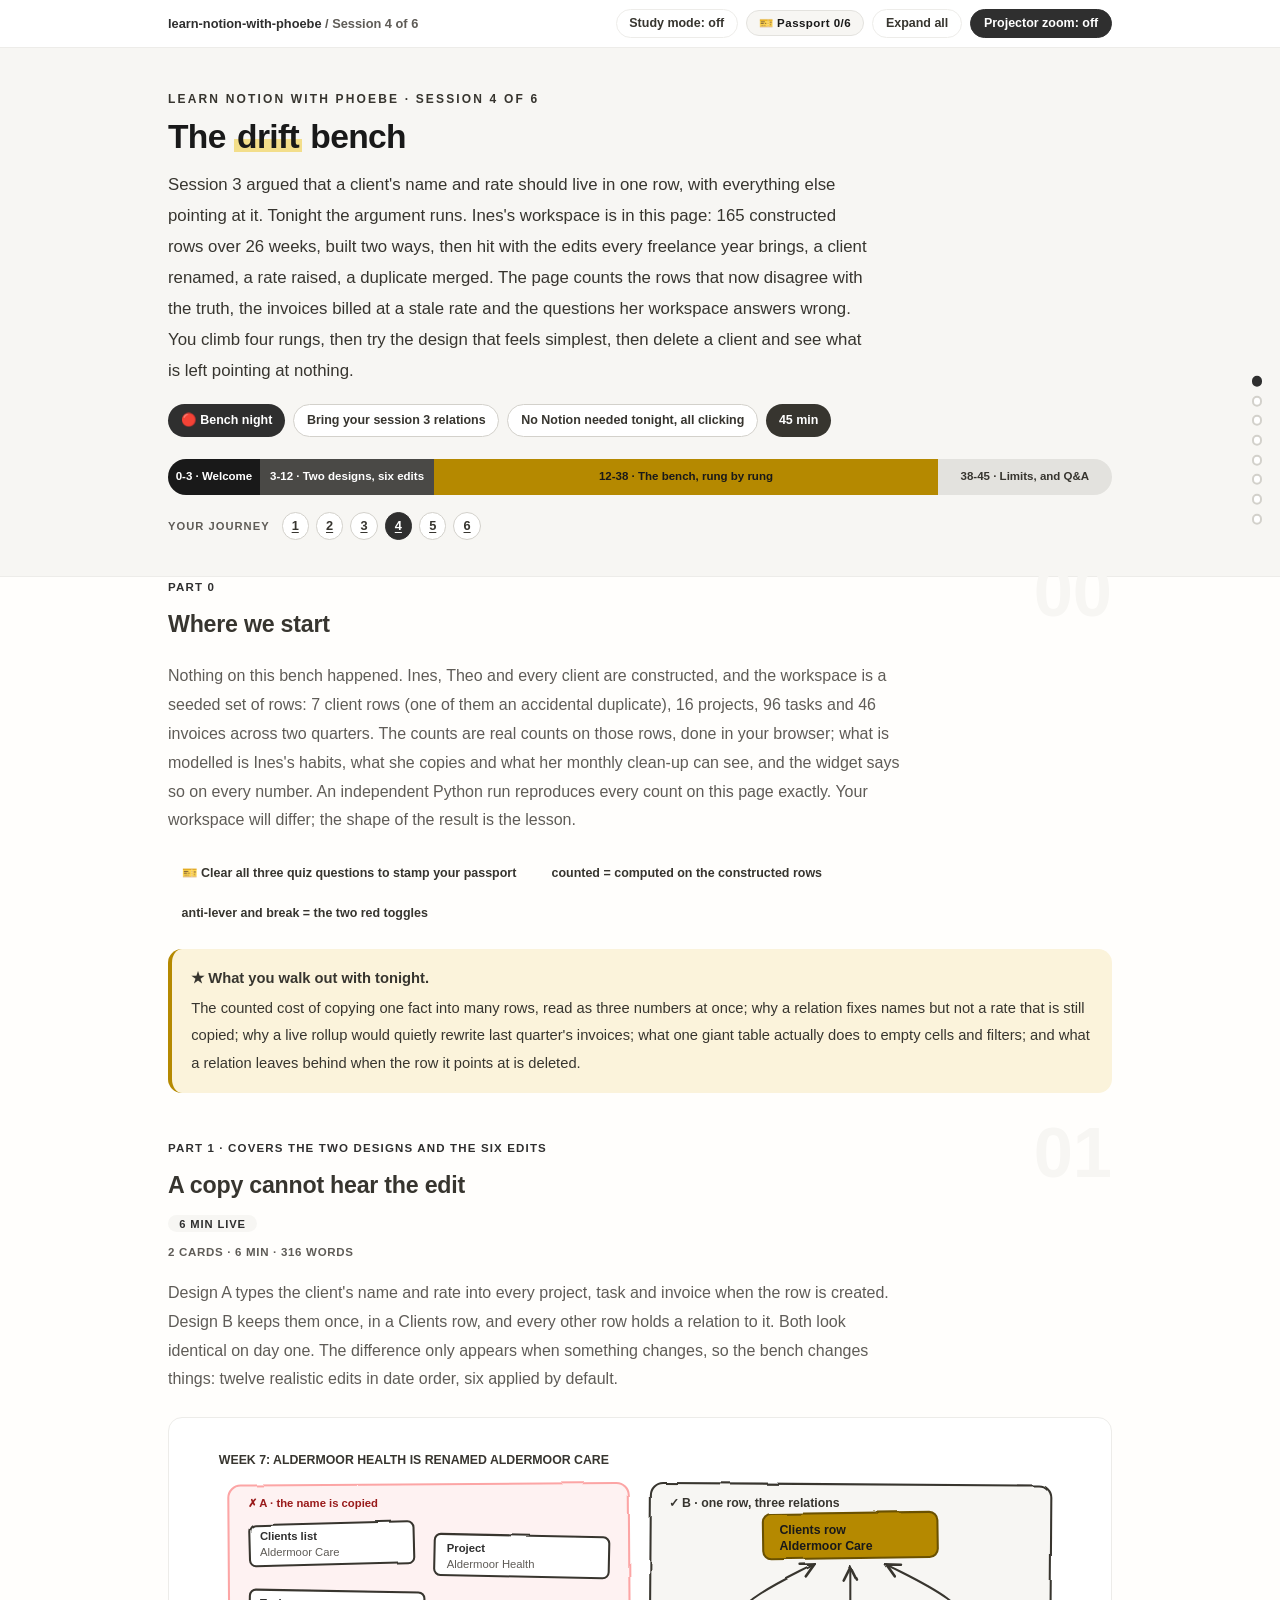
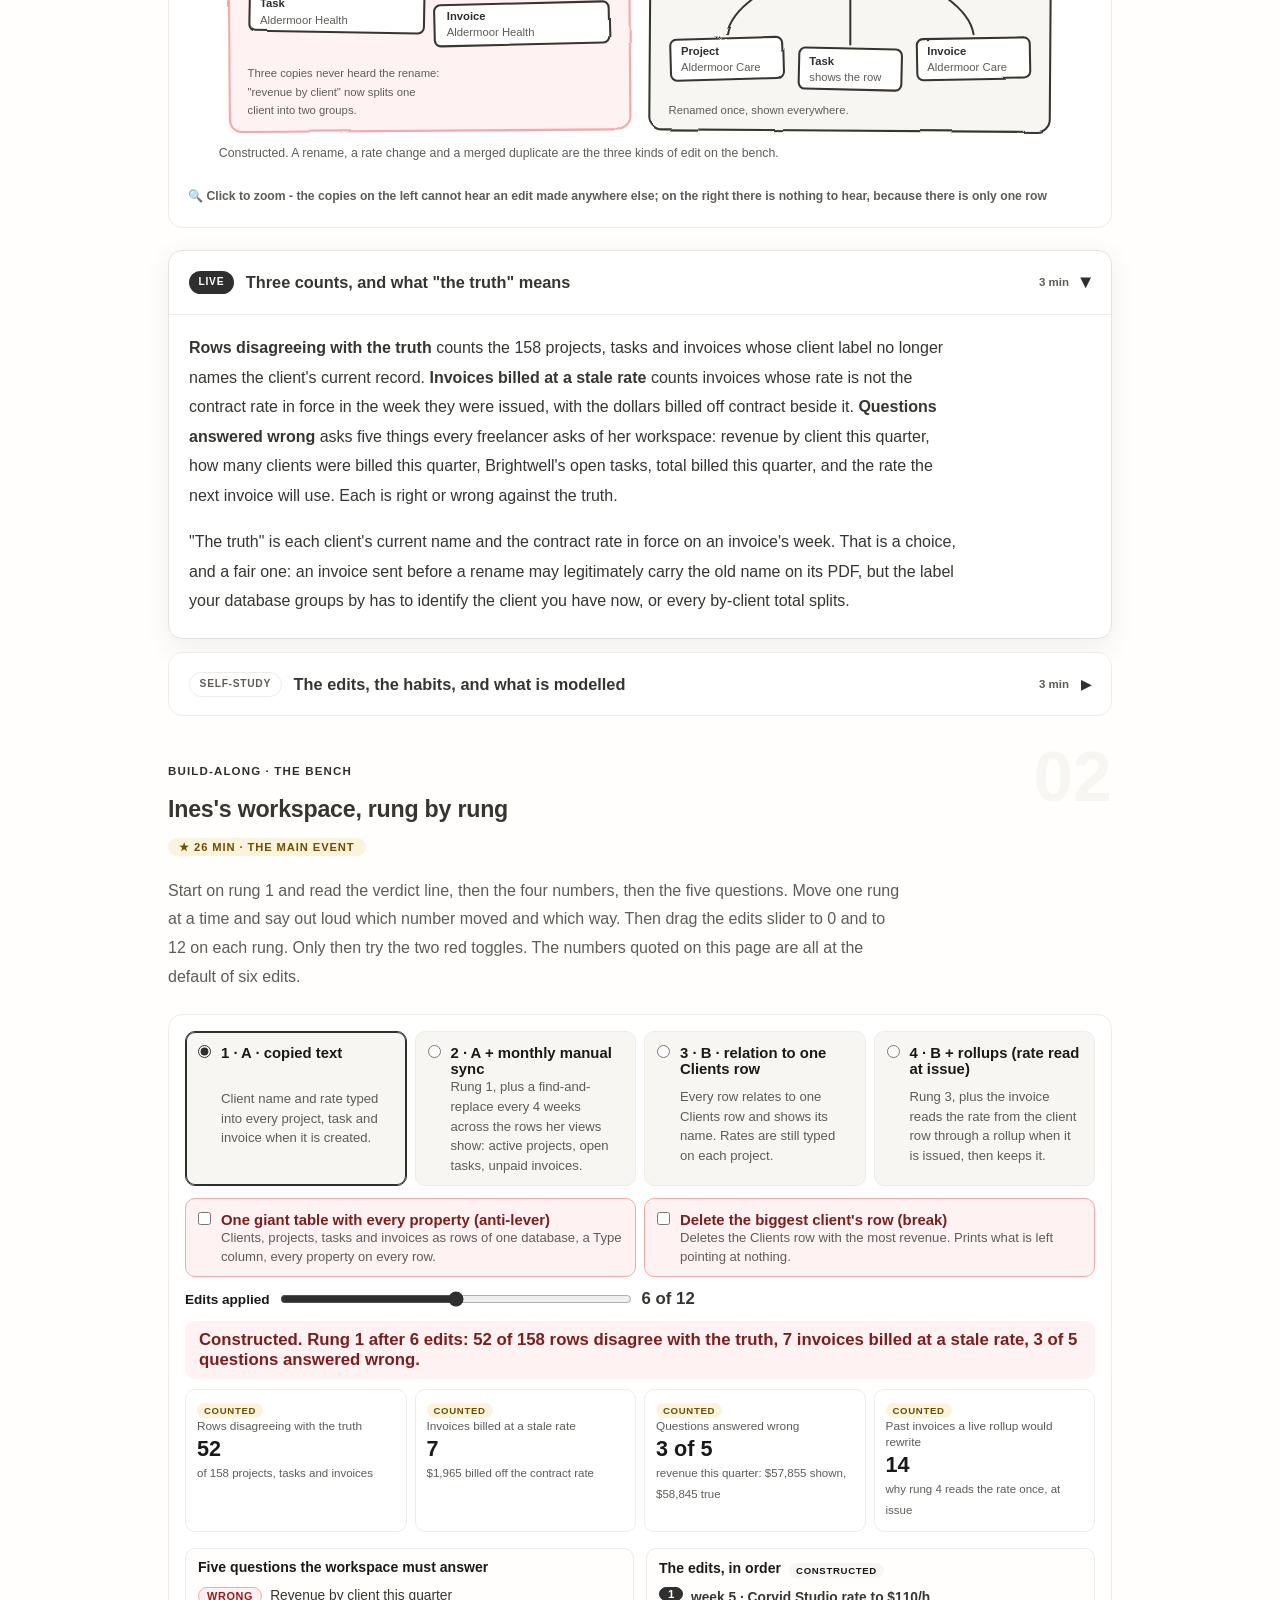
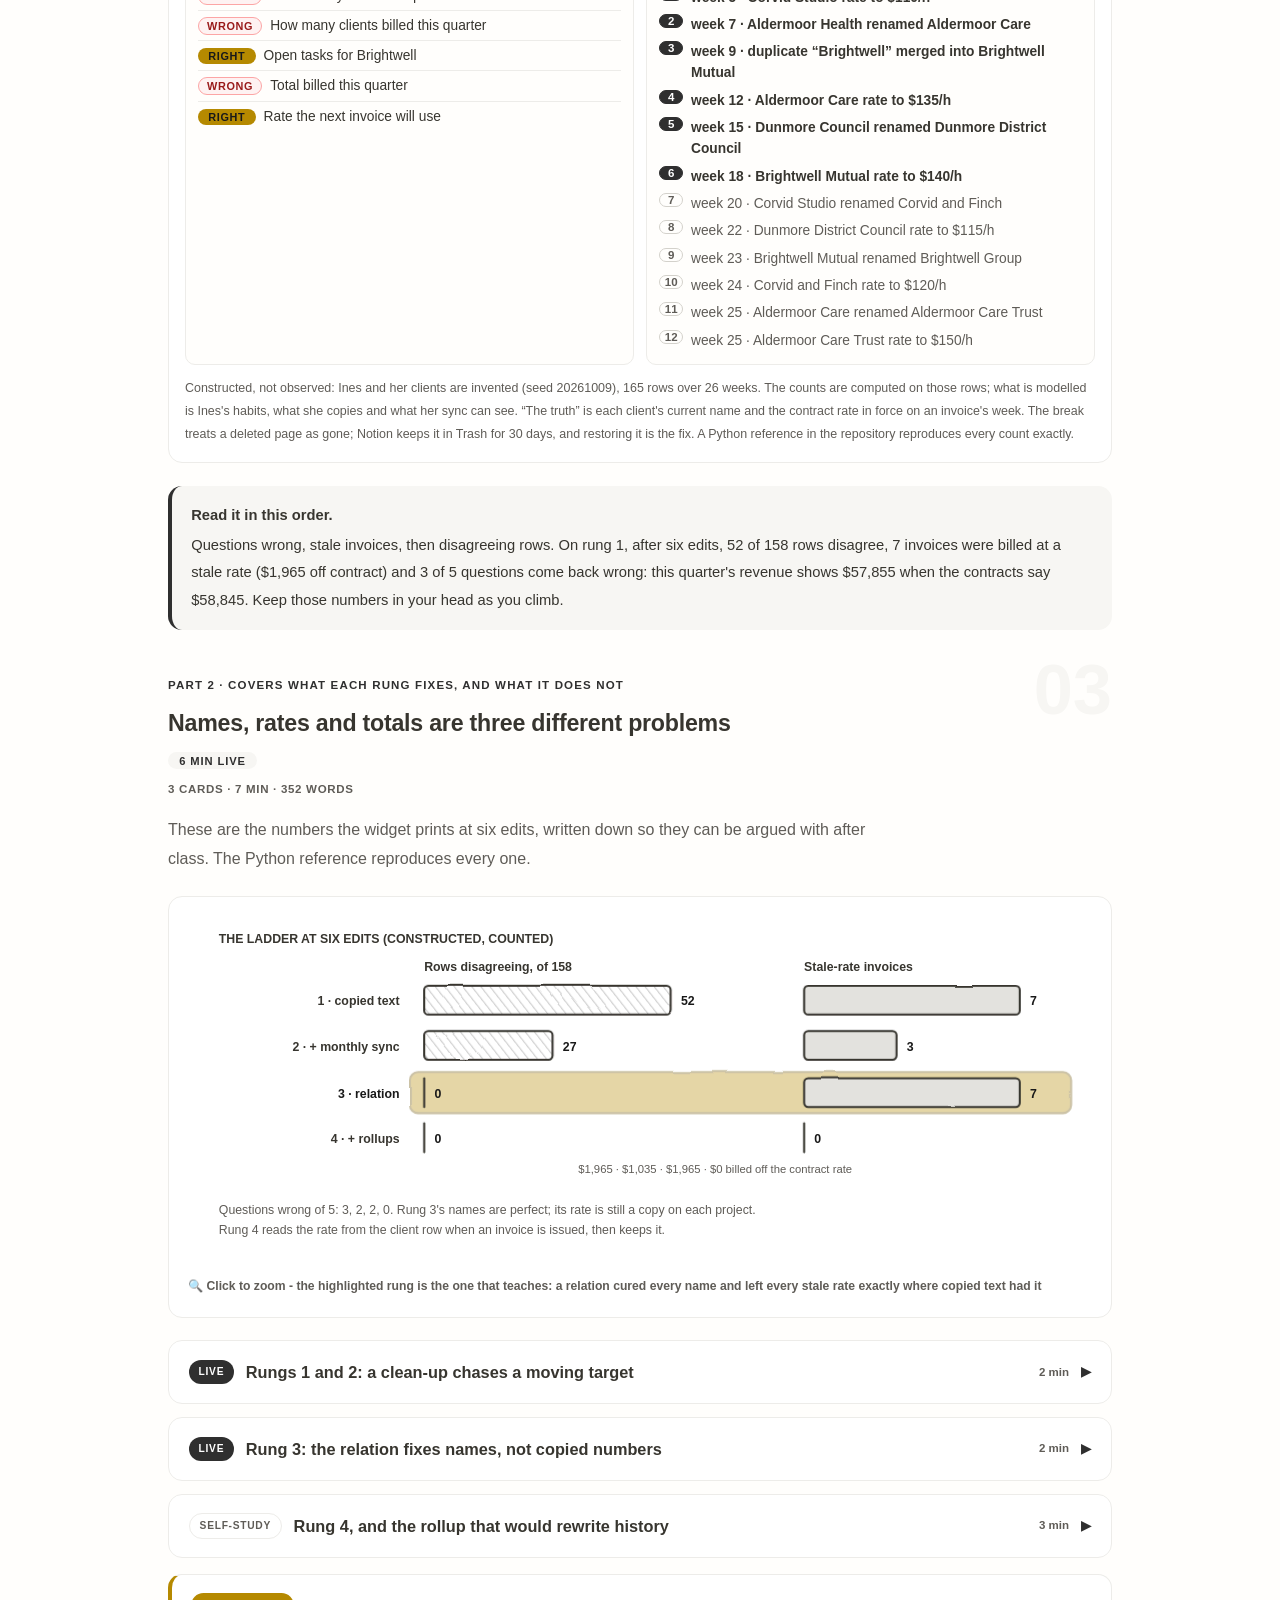
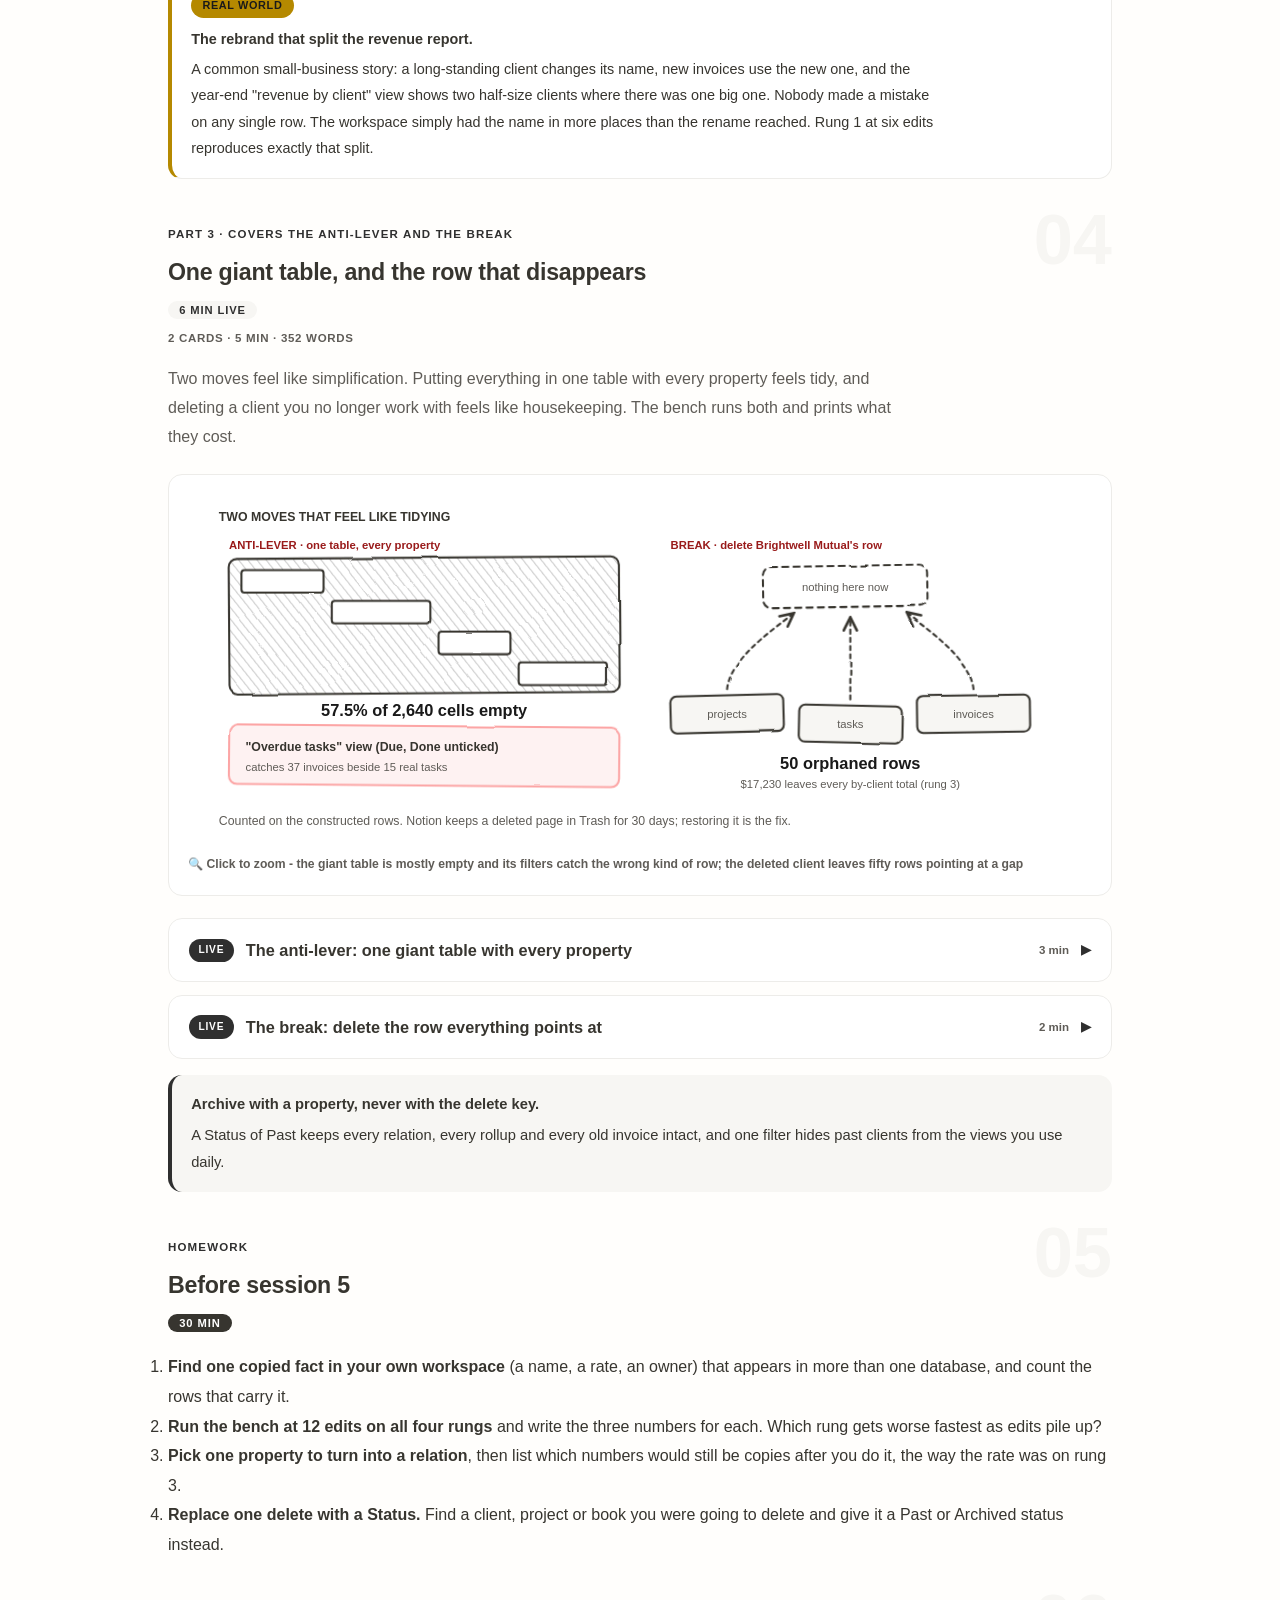
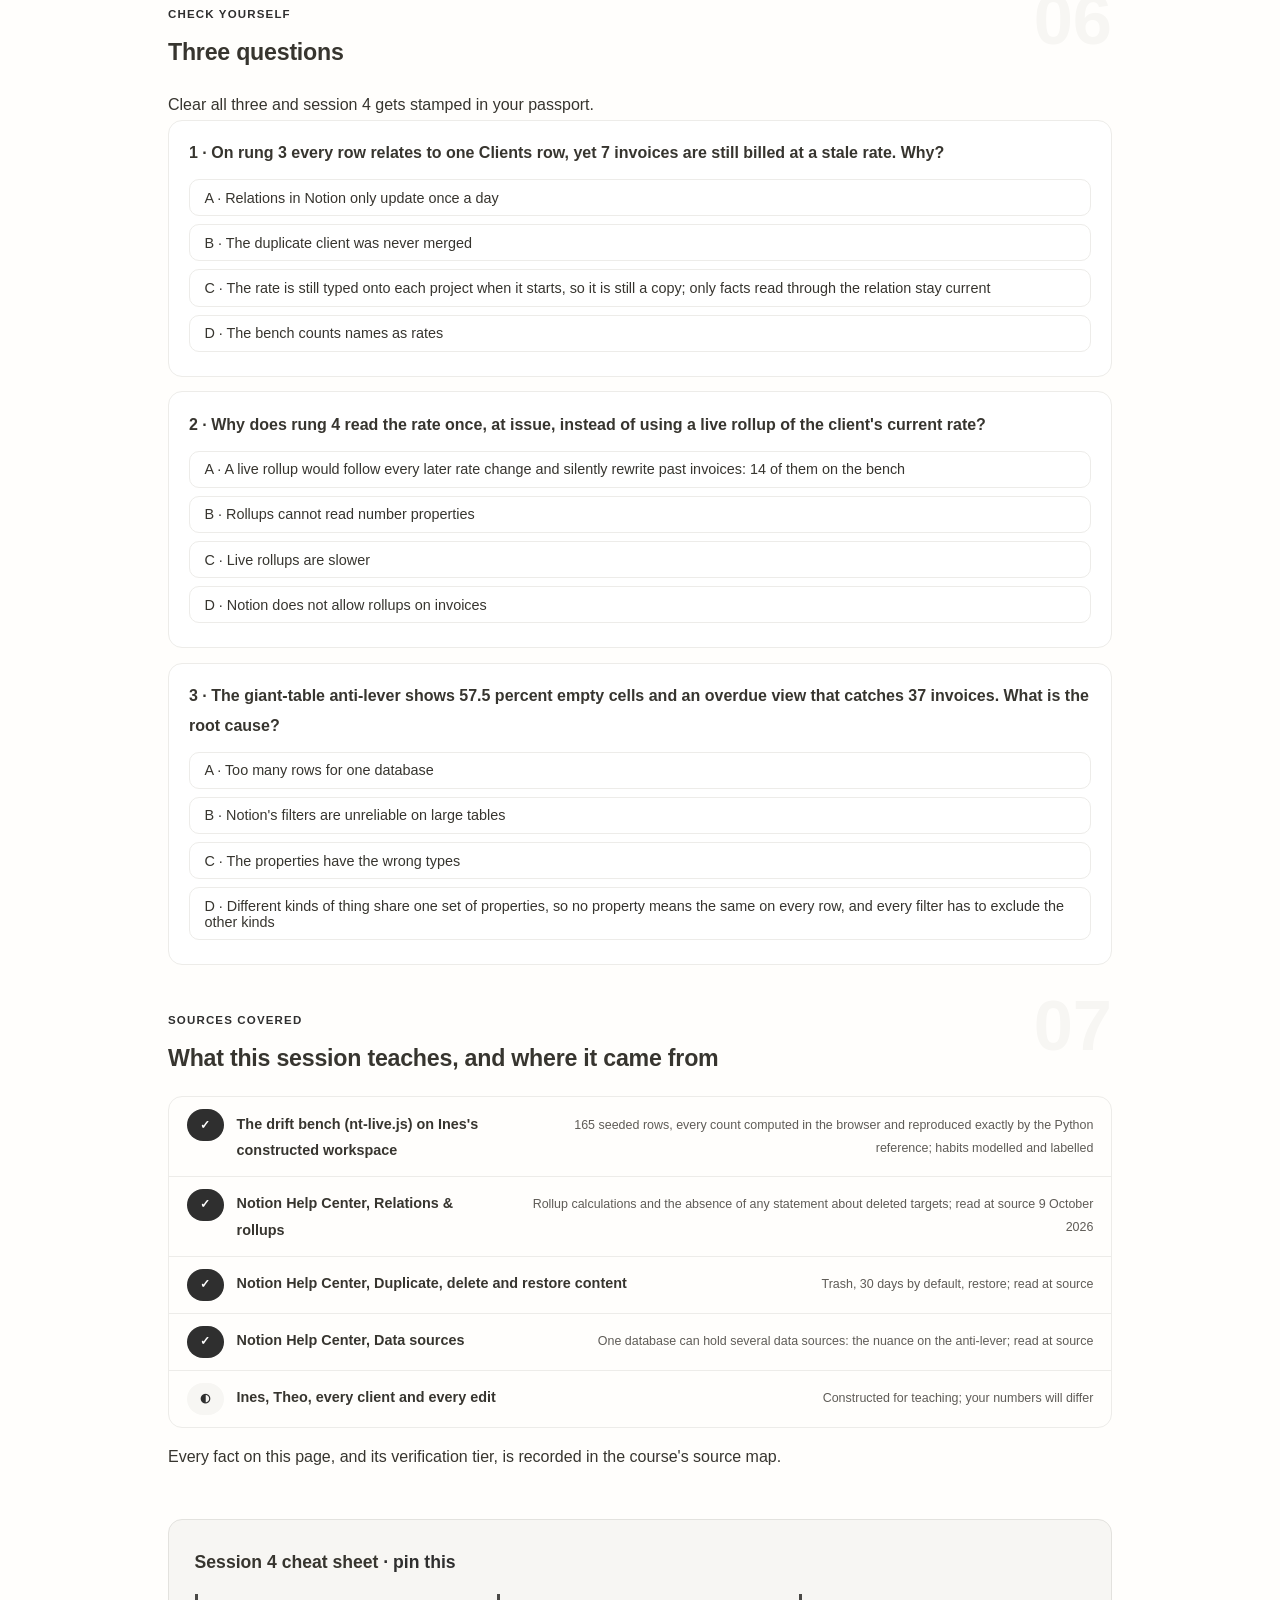
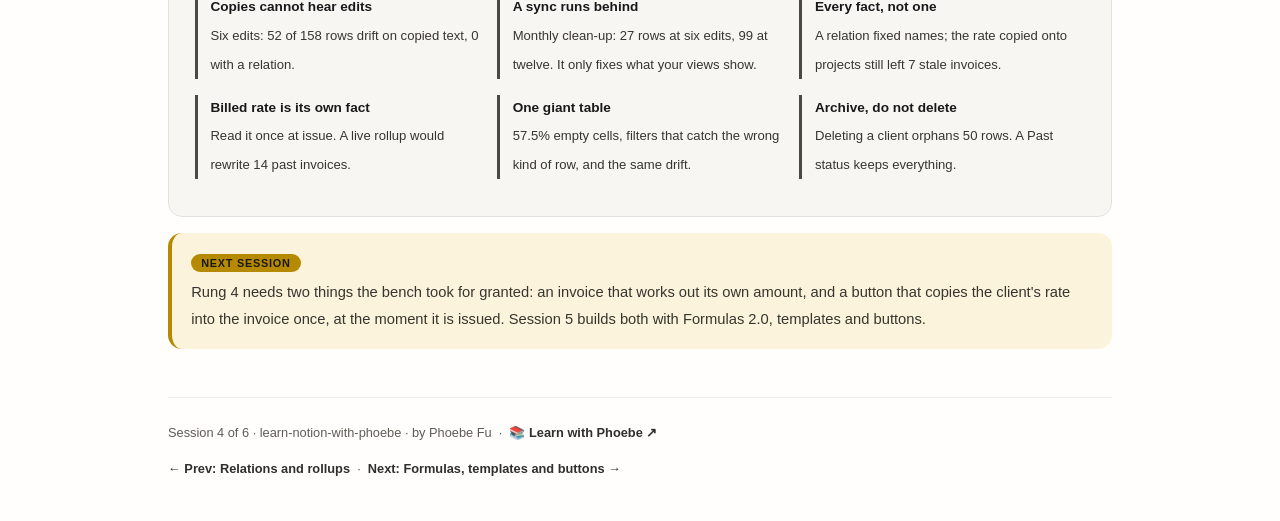
<file: courses/04-the-drift-bench.html>
<!DOCTYPE html>
<html lang="en">
<head>
<meta charset="UTF-8">
<meta name="viewport" content="width=device-width, initial-scale=1.0">
<!-- social:start -->
<meta name="description" content="Session 4 of 6. A constructed Notion workspace of 165 rows, two designs of the same data and six ordinary edits. Count in your browser the rows that disagree with the truth, the invoices billed at a stale rate and the questions answered wrong, then try one giant table and delete a client.">
<meta property="og:type" content="article">
<meta property="og:site_name" content="Learn with Phoebe">
<meta property="og:title" content="The drift bench - learn notion with phoebe">
<meta property="og:description" content="Session 4 of 6. Copied text against one Clients row with a relation: 52 drifting rows against 0, counted in your browser.">
<meta property="og:url" content="https://phoebefu6.github.io/learn-notion-with-phoebe/courses/04-the-drift-bench.html">
<meta property="og:image" content="https://phoebefu6.github.io/learn-notion-with-phoebe/assets/og-cover.png">
<meta property="og:image:width" content="1200">
<meta property="og:image:height" content="630">
<meta name="twitter:card" content="summary_large_image">
<meta name="twitter:title" content="The drift bench - learn notion with phoebe">
<meta name="twitter:description" content="Session 4 of 6. What copied text does to a workspace after six ordinary edits, counted row by row.">
<meta name="twitter:image" content="https://phoebefu6.github.io/learn-notion-with-phoebe/assets/og-cover.png">
<!-- social:end -->
<title>Session 4 · The drift bench - learn notion with phoebe</title>
<link rel="stylesheet" href="../assets/style.css?v=21">
</head>
<body>

<div class="toolbar">
  <div class="wrap">
    <span class="crumb"><a href="../index.html">learn-notion-with-phoebe</a> / Session 4 of 6</span>
    <button class="btn" id="toggle-all" type="button">Expand all</button>
    <button class="btn primary" id="zoom-toggle" type="button">Projector zoom: off</button>
  </div>
</div>

<header class="masthead">
  <div class="wrap">
    <div class="eyebrow">Learn Notion with Phoebe · Session 4 of 6</div>
    <h1>The <span class="accent">drift</span> bench</h1>
    <p class="sub">Session 3 argued that a client's name and rate should live in one row, with everything else pointing at it. Tonight the argument runs. Ines's workspace is in this page: 165 constructed rows over 26 weeks, built two ways, then hit with the edits every freelance year brings, a client renamed, a rate raised, a duplicate merged. The page counts the rows that now disagree with the truth, the invoices billed at a stale rate and the questions her workspace answers wrong. You climb four rungs, then try the design that feels simplest, then delete a client and see what is left pointing at nothing.</p>
    <div class="chip-row">
      <span class="chip level">🔴 Bench night</span>
      <span class="chip audience">Bring your session 3 relations</span>
      <span class="chip audience">No Notion needed tonight, all clicking</span>
      <span class="chip time">45 min</span>
    </div>
    <div class="agenda">
      <span class="a1" style="flex:1">0-3 · Welcome</span>
      <span class="a2" style="flex:2">3-12 · Two designs, six edits</span>
      <span class="a3" style="flex:6">12-38 · The bench, rung by rung</span>
      <span class="a4" style="flex:2">38-45 · Limits, and Q&amp;A</span>
    </div>
  </div>
</header>

<main class="wrap">

  <section class="section" id="intro">
    <div class="section-kicker">
      <span class="klabel">Part 0</span>
      <h2>Where we start</h2>
    </div>
    <p class="lede">Nothing on this bench happened. Ines, Theo and every client are constructed, and the workspace is a seeded set of rows: 7 client rows (one of them an accidental duplicate), 16 projects, 96 tasks and 46 invoices across two quarters. The counts are real counts on those rows, done in your browser; what is modelled is Ines's habits, what she copies and what her monthly clean-up can see, and the widget says so on every number. An independent Python run reproduces every count on this page exactly. Your workspace will differ; the shape of the result is the lesson.</p>

    <div class="legend">
      <span class="pill">🎫 Clear all three quiz questions to stamp your passport</span>
      <span class="pill">counted = computed on the constructed rows</span>
      <span class="pill">anti-lever and break = the two red toggles</span>
    </div>

    <div class="callout win">
      <p><strong>★ What you walk out with tonight.</strong> The counted cost of copying one fact into many rows, read as three numbers at once; why a relation fixes names but not a rate that is still copied; why a live rollup would quietly rewrite last quarter's invoices; what one giant table actually does to empty cells and filters; and what a relation leaves behind when the row it points at is deleted.</p>
    </div>
  </section>

  <section class="section" id="part-1">
    <div class="section-kicker">
      <span class="klabel">Part 1 · covers the two designs and the six edits</span>
      <h2>A copy cannot hear the edit</h2>
      <span class="tag concept">6 min live</span>
    </div>
    <p class="lede">Design A types the client's name and rate into every project, task and invoice when the row is created. Design B keeps them once, in a Clients row, and every other row holds a relation to it. Both look identical on day one. The difference only appears when something changes, so the bench changes things: twelve realistic edits in date order, six applied by default.</p>

    <figure class="zoomable">
      <svg viewBox="0 0 880 330" xmlns="http://www.w3.org/2000/svg" role="img" aria-label="Before and after an edit that renames Aldermoor Health to Aldermoor Care in week 7. Left, design A: the client's name is typed into a project, a task and an invoice; the Clients list is updated but the three copies still say Aldermoor Health, so all three now disagree. Right, design B: the project, task and invoice each hold an arrow to the single Clients row; the row is renamed once and all three show Aldermoor Care. The single Clients row is highlighted.">
        <defs>
          <filter id="n4aSk" x="-3%" y="-3%" width="106%" height="106%"><feTurbulence type="fractalNoise" baseFrequency="0.02" numOctaves="2" seed="43" result="n"/><feDisplacementMap in="SourceGraphic" in2="n" scale="2.4" xChannelSelector="R" yChannelSelector="G"/></filter>
          <marker id="n4aAr" viewBox="0 0 10 10" refX="9" refY="5" markerWidth="8" markerHeight="8" orient="auto"><path d="M1 1 L9 5 L1 9" fill="none" stroke="#37352F" stroke-width="1.6" stroke-linecap="round"/></marker>
        </defs>
        <style>
          .n4aH { font: 800 12px Inter, sans-serif; fill: #37352F; }
          .n4aL { font: 600 12px Inter, sans-serif; fill: #37352F; }
          .n4aS { font: 400 11px Inter, sans-serif; fill: #5F5C57; }
          .n4aA { font: 700 11px Inter, sans-serif; fill: #2F2F2F; }
          .n4aN { font: 400 12px Inter, sans-serif; fill: #5F5C57; }
          .n4aW { font: 800 11px Inter, sans-serif; fill: #991B1B; }
          .n4aK { font: 800 12px Inter, sans-serif; fill: #191919; }
        </style>

        <text class="n4aH" x="30" y="26">WEEK 7: ALDERMOOR HEALTH IS RENAMED ALDERMOOR CARE</text>

        <g filter="url(#n4aSk)" fill="none" stroke="#37352F" stroke-width="2" stroke-linecap="round" stroke-linejoin="round">
          <rect x="40" y="46" width="390" height="240" rx="12" transform="rotate(-0.4 235 166)" fill="#FEF2F2" stroke="#FCA5A5"/>
          <rect x="60" y="84" width="160" height="40" rx="6" transform="rotate(-1.5 140 104)" fill="#FFFFFF"/>
          <rect x="240" y="96" width="170" height="40" rx="6" transform="rotate(1.2 325 116)" fill="#FFFFFF"/>
          <rect x="60" y="150" width="170" height="40" rx="6" transform="rotate(1 145 170)" fill="#FFFFFF"/>
          <rect x="240" y="162" width="170" height="40" rx="6" transform="rotate(-1.4 325 182)" fill="#FFFFFF"/>
          <rect x="450" y="46" width="390" height="240" rx="12" transform="rotate(0.4 645 166)" fill="#F7F6F3"/>
          <rect x="560" y="74" width="170" height="44" rx="8" transform="rotate(-0.8 645 96)" fill="#B58900" stroke="#6B5100"/>
          <rect x="470" y="196" width="110" height="40" rx="6" transform="rotate(-1.6 525 216)" fill="#FFFFFF"/>
          <rect x="595" y="206" width="100" height="40" rx="6" transform="rotate(1.3 645 226)" fill="#FFFFFF"/>
          <rect x="710" y="196" width="110" height="40" rx="6" transform="rotate(-1 765 216)" fill="#FFFFFF"/>
          <path d="M525 192 C530 160 580 140 610 124" marker-end="url(#n4aAr)"/>
          <path d="M645 202 L645 126" marker-end="url(#n4aAr)"/>
          <path d="M765 192 C760 160 710 140 680 124" marker-end="url(#n4aAr)"/>
        </g>

        <text class="n4aW" x="58" y="68">✗ A · the name is copied</text>
        <text class="n4aA" x="70" y="100">Clients list</text>
        <text class="n4aS" x="70" y="116">Aldermoor Care</text>
        <text class="n4aA" x="252" y="112">Project</text>
        <text class="n4aS" x="252" y="128">Aldermoor Health</text>
        <text class="n4aA" x="70" y="166">Task</text>
        <text class="n4aS" x="70" y="182">Aldermoor Health</text>
        <text class="n4aA" x="252" y="178">Invoice</text>
        <text class="n4aS" x="252" y="194">Aldermoor Health</text>
        <text class="n4aS" x="58" y="234">Three copies never heard the rename:</text>
        <text class="n4aS" x="58" y="252">"revenue by client" now splits one</text>
        <text class="n4aS" x="58" y="270">client into two groups.</text>

        <text class="n4aL" x="468" y="68">✓ B · one row, three relations</text>
        <text class="n4aK" x="576" y="94">Clients row</text>
        <text class="n4aK" x="576" y="110" style="font-weight:600">Aldermoor Care</text>
        <text class="n4aA" x="480" y="212">Project</text>
        <text class="n4aS" x="480" y="228">Aldermoor Care</text>
        <text class="n4aA" x="605" y="222">Task</text>
        <text class="n4aS" x="605" y="238">shows the row</text>
        <text class="n4aA" x="720" y="212">Invoice</text>
        <text class="n4aS" x="720" y="228">Aldermoor Care</text>
        <text class="n4aS" x="468" y="270">Renamed once, shown everywhere.</text>

        <text class="n4aN" x="30" y="312">Constructed. A rename, a rate change and a merged duplicate are the three kinds of edit on the bench.</text>
      </svg>
      <figcaption>🔍 Click to zoom - the copies on the left cannot hear an edit made anywhere else; on the right there is nothing to hear, because there is only one row</figcaption>
    </figure>

    <details class="card" open>
      <summary><span class="mode live">Live</span>Three counts, and what "the truth" means<span class="mini">3 min</span><span class="caret">▶</span></summary>
      <div class="body">
        <p><strong>Rows disagreeing with the truth</strong> counts the 158 projects, tasks and invoices whose client label no longer names the client's current record. <strong>Invoices billed at a stale rate</strong> counts invoices whose rate is not the contract rate in force in the week they were issued, with the dollars billed off contract beside it. <strong>Questions answered wrong</strong> asks five things every freelancer asks of her workspace: revenue by client this quarter, how many clients were billed this quarter, Brightwell's open tasks, total billed this quarter, and the rate the next invoice will use. Each is right or wrong against the truth.</p>
        <p>"The truth" is each client's current name and the contract rate in force on an invoice's week. That is a choice, and a fair one: an invoice sent before a rename may legitimately carry the old name on its PDF, but the label your database groups by has to identify the client you have now, or every by-client total splits.</p>
      </div>
    </details>

    <details class="card">
      <summary><span class="mode self">Self-study</span>The edits, the habits, and what is modelled<span class="mini">3 min</span><span class="caret">▶</span></summary>
      <div class="body">
        <p>The default six edits, in order: week 5, Corvid Studio's rate goes from $95 to $110; week 7, Aldermoor Health is renamed Aldermoor Care; week 9, a duplicate client called "Brightwell", created by mistake in week 3, is merged into Brightwell Mutual; week 12, Aldermoor's rate goes from $120 to $135; week 15, Dunmore Council becomes Dunmore District Council; week 18, Brightwell's rate goes from $125 to $140. The slider adds six more, ending with a rename and a rate change in week 25.</p>
        <p>Modelled habits: on design A, Ines copies the current name and rate into a row when she creates it, and invoices copy the rate from their project. Her monthly sync (rung 2) runs at the end of every fourth week and touches only what her views show her: active projects, open tasks and unpaid invoices, where an invoice counts as paid four weeks after issue. Everything else is counted on the rows.</p>
      </div>
    </details>
  </section>

  <section class="section" id="bench">
    <div class="section-kicker">
      <span class="klabel">Build-along · the bench</span>
      <h2>Ines's workspace, rung by rung</h2>
      <span class="tag demo">★ 26 min · the main event</span>
    </div>
    <p class="lede">Start on rung 1 and read the verdict line, then the four numbers, then the five questions. Move one rung at a time and say out loud which number moved and which way. Then drag the edits slider to 0 and to 12 on each rung. Only then try the two red toggles. The numbers quoted on this page are all at the default of six edits.</p>

    <div id="drift-bench"></div>

    <div class="callout tip">
      <p><strong>Read it in this order.</strong> Questions wrong, stale invoices, then disagreeing rows. On rung 1, after six edits, 52 of 158 rows disagree, 7 invoices were billed at a stale rate ($1,965 off contract) and 3 of 5 questions come back wrong: this quarter's revenue shows $57,855 when the contracts say $58,845. Keep those numbers in your head as you climb.</p>
    </div>
  </section>

  <section class="section" id="part-2">
    <div class="section-kicker">
      <span class="klabel">Part 2 · covers what each rung fixes, and what it does not</span>
      <h2>Names, rates and totals are three different problems</h2>
      <span class="tag concept">6 min live</span>
    </div>
    <p class="lede">These are the numbers the widget prints at six edits, written down so they can be argued with after class. The Python reference reproduces every one.</p>

    <figure class="zoomable">
      <svg viewBox="0 0 880 340" xmlns="http://www.w3.org/2000/svg" role="img" aria-label="Two bar charts across the four rungs, counted at six edits. Left, rows disagreeing with the truth, out of 158: copied text 52, monthly sync 27, relation 0, relation plus rollups 0. Right, invoices billed at a stale rate: 7, 3, 7 and 0. Questions wrong out of 5: 3, 2, 2 and 0. The relation rung is highlighted: its names are perfect while its rates are as stale as copied text.">
        <defs>
          <filter id="n4bSk" x="-3%" y="-3%" width="106%" height="106%"><feTurbulence type="fractalNoise" baseFrequency="0.02" numOctaves="2" seed="47" result="n"/><feDisplacementMap in="SourceGraphic" in2="n" scale="2.4" xChannelSelector="R" yChannelSelector="G"/></filter>
          <pattern id="n4bHc" patternUnits="userSpaceOnUse" width="7" height="7" patternTransform="rotate(-38)"><line x1="0" y1="0" x2="0" y2="7" stroke="#2F2F2F" stroke-width="1" opacity=".5"/></pattern>
        </defs>
        <style>
          .n4bH { font: 800 12px Inter, sans-serif; fill: #37352F; }
          .n4bL { font: 600 12px Inter, sans-serif; fill: #37352F; }
          .n4bS { font: 400 11px Inter, sans-serif; fill: #5F5C57; }
          .n4bV { font: 800 12px Inter, sans-serif; fill: #191919; }
          .n4bN { font: 400 12px Inter, sans-serif; fill: #5F5C57; }
          .n4bK { font: 800 12px Inter, sans-serif; fill: #191919; }
        </style>

        <text class="n4bH" x="30" y="26">THE LADDER AT SIX EDITS (CONSTRUCTED, COUNTED)</text>
        <text class="n4bL" x="230" y="54">Rows disagreeing, of 158</text>
        <text class="n4bL" x="600" y="54">Stale-rate invoices</text>

        <g filter="url(#n4bSk)" fill="none" stroke="#37352F" stroke-width="2" stroke-linecap="round" stroke-linejoin="round">
          <rect x="230" y="68" width="240" height="28" rx="4" fill="url(#n4bHc)"/>
          <rect x="230" y="112" width="125" height="28" rx="4" fill="url(#n4bHc)"/>
          <rect x="216" y="152" width="644" height="40" rx="8" fill="#B58900" stroke="#6B5100" opacity=".35"/>
          <path d="M230 158 L230 186" stroke="#37352F"/>
          <path d="M230 202 L230 230" stroke="#37352F"/>
          <rect x="600" y="68" width="210" height="28" rx="4" fill="#E3E2DE"/>
          <rect x="600" y="112" width="90" height="28" rx="4" fill="#E3E2DE"/>
          <rect x="600" y="158" width="210" height="28" rx="4" fill="#E3E2DE"/>
          <path d="M600 202 L600 230" stroke="#37352F"/>
        </g>

        <text class="n4bL" x="206" y="87" text-anchor="end">1 · copied text</text>
        <text class="n4bL" x="206" y="131" text-anchor="end">2 · + monthly sync</text>
        <text class="n4bK" x="206" y="177" text-anchor="end">3 · relation</text>
        <text class="n4bL" x="206" y="221" text-anchor="end">4 · + rollups</text>
        <text class="n4bV" x="480" y="87">52</text>
        <text class="n4bV" x="365" y="131">27</text>
        <text class="n4bV" x="240" y="177">0</text>
        <text class="n4bV" x="240" y="221">0</text>
        <text class="n4bV" x="820" y="87">7</text>
        <text class="n4bV" x="700" y="131">3</text>
        <text class="n4bV" x="820" y="177">7</text>
        <text class="n4bV" x="610" y="221">0</text>
        <text class="n4bS" x="380" y="250">$1,965 · $1,035 · $1,965 · $0 billed off the contract rate</text>

        <text class="n4bN" x="30" y="290">Questions wrong of 5: 3, 2, 2, 0. Rung 3's names are perfect; its rate is still a copy on each project.</text>
        <text class="n4bN" x="30" y="310">Rung 4 reads the rate from the client row when an invoice is issued, then keeps it.</text>
      </svg>
      <figcaption>🔍 Click to zoom - the highlighted rung is the one that teaches: a relation cured every name and left every stale rate exactly where copied text had it</figcaption>
    </figure>

    <details class="card">
      <summary><span class="mode live">Live</span>Rungs 1 and 2: a clean-up chases a moving target<span class="mini">2 min</span><span class="caret">▶</span></summary>
      <div class="body">
        <p>On copied text, six edits leave 52 of 158 rows disagreeing and 3 of 5 questions wrong. A monthly find-and-replace roughly halves the drift to 27 rows and leaves 3 stale invoices where copied text left 7, but it can only fix what Ines's views show her. Done tasks and paid invoices keep the old names forever, and every invoice issued between a rate change and the next sync goes out at the old rate. Drag the slider to 12: rung 2 climbs to 99 disagreeing rows and 4 wrong questions, because the edits keep coming and the sync only ever runs behind them.</p>
      </div>
    </details>

    <details class="card">
      <summary><span class="mode live">Live</span>Rung 3: the relation fixes names, not copied numbers<span class="mini">2 min</span><span class="caret">▶</span></summary>
      <div class="body">
        <p>With every row related to one Clients row, disagreeing rows drop to 0 the moment the duplicate is merged, and the count of clients billed is right. Yet 7 invoices are still billed at a stale rate, the same 7 as on rung 1, and revenue this quarter still shows $57,855 against $58,845. The rate was typed onto each project when it started, so it is still a copy; a relation only fixes the facts that are read through it. That is session 3's rule made exact: one fact, one place applies to every fact, not just the one you noticed.</p>
      </div>
    </details>

    <details class="card">
      <summary><span class="mode self">Self-study</span>Rung 4, and the rollup that would rewrite history<span class="mini">3 min</span><span class="caret">▶</span></summary>
      <div class="body">
        <p>On rung 4 the invoice reads the client's rate through a rollup when it is issued, and keeps that value: 0 disagreeing rows, 0 stale invoices, 0 wrong answers. The keeping matters. If the invoice's rate were a live rollup, it would follow every later rate change, and the widget counts what that would do: 14 past invoices would silently change amount. A rate in force when work was billed is its own fact, the billed rate, and it deserves its own place. Session 5 builds the button that freezes it.</p>
        <p>One honest limit: at 0 edits every rung shows 21 disagreeing rows and 2 wrong questions, because the duplicate Brightwell row exists from week 3. No design finds a duplicate for you. A relation makes the merge one action instead of a hunt, which is why rungs 3 and 4 fall to 0 at edit 3.</p>
      </div>
    </details>

    <div class="callout example">
      <span class="ex-pill">Real world</span>
      <p><strong>The rebrand that split the revenue report.</strong> A common small-business story: a long-standing client changes its name, new invoices use the new one, and the year-end "revenue by client" view shows two half-size clients where there was one big one. Nobody made a mistake on any single row. The workspace simply had the name in more places than the rename reached. Rung 1 at six edits reproduces exactly that split.</p>
    </div>
  </section>

  <section class="section" id="part-3">
    <div class="section-kicker">
      <span class="klabel">Part 3 · covers the anti-lever and the break</span>
      <h2>One giant table, and the row that disappears</h2>
      <span class="tag concept">6 min live</span>
    </div>
    <p class="lede">Two moves feel like simplification. Putting everything in one table with every property feels tidy, and deleting a client you no longer work with feels like housekeeping. The bench runs both and prints what they cost.</p>

    <figure class="zoomable">
      <svg viewBox="0 0 880 340" xmlns="http://www.w3.org/2000/svg" role="img" aria-label="Two panels. Left, the anti-lever: one giant table of 165 rows and 16 properties drawn as a grid in which most cells are hatched as empty, 1,519 of 2,640 or 57.5 percent; below, an Overdue tasks view filtered on Due date and an unticked Done box catches 37 invoices beside 15 real overdue tasks. Right, the break: the Brightwell Mutual Clients row is deleted, and 50 projects, tasks and invoices are left with relation arrows pointing at an empty place, while 17,230 dollars of this quarter's revenue drops out of every by-client total on rung 3.">
        <defs>
          <filter id="n4cSk" x="-3%" y="-3%" width="106%" height="106%"><feTurbulence type="fractalNoise" baseFrequency="0.02" numOctaves="2" seed="53" result="n"/><feDisplacementMap in="SourceGraphic" in2="n" scale="2.4" xChannelSelector="R" yChannelSelector="G"/></filter>
          <pattern id="n4cHc" patternUnits="userSpaceOnUse" width="7" height="7" patternTransform="rotate(-38)"><line x1="0" y1="0" x2="0" y2="7" stroke="#2F2F2F" stroke-width="1" opacity=".5"/></pattern>
          <marker id="n4cAr" viewBox="0 0 10 10" refX="9" refY="5" markerWidth="8" markerHeight="8" orient="auto"><path d="M1 1 L9 5 L1 9" fill="none" stroke="#37352F" stroke-width="1.6" stroke-linecap="round"/></marker>
        </defs>
        <style>
          .n4cH { font: 800 12px Inter, sans-serif; fill: #37352F; }
          .n4cL { font: 600 12px Inter, sans-serif; fill: #37352F; }
          .n4cS { font: 400 11px Inter, sans-serif; fill: #5F5C57; }
          .n4cV { font: 800 16px Inter, sans-serif; fill: #191919; }
          .n4cN { font: 400 12px Inter, sans-serif; fill: #5F5C57; }
          .n4cW { font: 800 11px Inter, sans-serif; fill: #991B1B; }
        </style>

        <text class="n4cH" x="30" y="26">TWO MOVES THAT FEEL LIKE TIDYING</text>

        <g filter="url(#n4cSk)" fill="none" stroke="#37352F" stroke-width="2" stroke-linecap="round" stroke-linejoin="round">
          <rect x="40" y="62" width="380" height="132" rx="8" transform="rotate(-0.4 230 128)" fill="url(#n4cHc)"/>
          <rect x="52" y="74" width="80" height="22" rx="3" fill="#FFFFFF"/>
          <rect x="140" y="104" width="96" height="22" rx="3" fill="#FFFFFF"/>
          <rect x="244" y="134" width="70" height="22" rx="3" fill="#FFFFFF"/>
          <rect x="322" y="164" width="86" height="22" rx="3" fill="#FFFFFF"/>
          <rect x="40" y="226" width="380" height="58" rx="8" transform="rotate(0.5 230 255)" fill="#FEF2F2" stroke="#FCA5A5"/>
          <rect x="560" y="70" width="160" height="40" rx="8" transform="rotate(-1 640 90)" fill="#FFFFFF" stroke-dasharray="6 5"/>
          <rect x="470" y="196" width="110" height="36" rx="6" transform="rotate(-1.5 525 214)" fill="#F7F6F3"/>
          <rect x="595" y="206" width="100" height="36" rx="6" transform="rotate(1.2 645 224)" fill="#F7F6F3"/>
          <rect x="710" y="196" width="110" height="36" rx="6" transform="rotate(-0.8 765 214)" fill="#F7F6F3"/>
          <path d="M525 190 C528 160 570 132 590 116" marker-end="url(#n4cAr)" stroke-dasharray="4 4"/>
          <path d="M645 200 L645 120" marker-end="url(#n4cAr)" stroke-dasharray="4 4"/>
          <path d="M765 190 C762 160 720 132 700 116" marker-end="url(#n4cAr)" stroke-dasharray="4 4"/>
        </g>

        <text class="n4cW" x="40" y="54">ANTI-LEVER · one table, every property</text>
        <text class="n4cV" x="230" y="216" text-anchor="middle">57.5% of 2,640 cells empty</text>
        <text class="n4cL" x="56" y="250">"Overdue tasks" view (Due, Done unticked)</text>
        <text class="n4cS" x="56" y="270">catches 37 invoices beside 15 real tasks</text>

        <text class="n4cW" x="470" y="54">BREAK · delete Brightwell Mutual's row</text>
        <text class="n4cS" x="640" y="94" text-anchor="middle">nothing here now</text>
        <text class="n4cS" x="525" y="218" text-anchor="middle">projects</text>
        <text class="n4cS" x="645" y="228" text-anchor="middle">tasks</text>
        <text class="n4cS" x="765" y="218" text-anchor="middle">invoices</text>
        <text class="n4cV" x="645" y="268" text-anchor="middle">50 orphaned rows</text>
        <text class="n4cS" x="645" y="286" text-anchor="middle">$17,230 leaves every by-client total (rung 3)</text>

        <text class="n4cN" x="30" y="322">Counted on the constructed rows. Notion keeps a deleted page in Trash for 30 days; restoring it is the fix.</text>
      </svg>
      <figcaption>🔍 Click to zoom - the giant table is mostly empty and its filters catch the wrong kind of row; the deleted client leaves fifty rows pointing at a gap</figcaption>
    </figure>

    <details class="card">
      <summary><span class="mode live">Live</span>The anti-lever: one giant table with every property<span class="mini">3 min</span><span class="caret">▶</span></summary>
      <div class="body">
        <p>Put clients, projects, tasks and invoices in one database with a Type column, and every row carries every property: 165 rows by 16 properties is 2,640 cells, and 1,519 of them, 57.5 percent, are empty, because a client has no due date and a task has no rate. The filters break next. A view meant for overdue tasks, "Due before today and Done unticked", also catches 37 invoices, which have a due date and no Done box to tick, beside the 15 tasks that really are overdue. Every view now needs an extra "Type is Task" filter, forever.</p>
        <p>And the table fixes nothing about drift: client names are still typed text, so the counts are rung 1's, 52 disagreeing rows and 3 wrong questions. The honest nuance: a single database is not always wrong. Notion lets one database hold several data sources, and a small list of genuinely similar things belongs together. What fails is mixing different kinds of thing so that no property means the same on every row.</p>
      </div>
    </details>

    <details class="card">
      <summary><span class="mode live">Live</span>The break: delete the row everything points at<span class="mini">2 min</span><span class="caret">▶</span></summary>
      <div class="body">
        <p>Delete Brightwell Mutual, the client with the most revenue. On rungs 3 and 4, 50 rows lose their client: their relation now points at nothing, and $17,230 of this quarter's revenue (rung 3; $17,770 on rung 4) drops out of every by-client total, silently. On rungs 1 and 2 nothing is orphaned, because nothing was ever connected, yet the same 50 rows still name a client with no page, and nothing warns you. Neither design is safe from deletion. The relation design at least makes the damage visible as empty cells you can filter for.</p>
        <p>What the bench models and Notion's help pages do not say: the bench treats the deleted row as gone. In Notion a deleted page goes to Trash and stays 30 days by default, and restoring it is the fix. What a relation displays while its target sits in Trash is not on the help pages read for this session, so try it in a test workspace before you trust either answer. For a client you no longer work with, set a Status of Past instead of deleting.</p>
      </div>
    </details>

    <div class="callout tip">
      <p><strong>Archive with a property, never with the delete key.</strong> A Status of Past keeps every relation, every rollup and every old invoice intact, and one filter hides past clients from the views you use daily.</p>
    </div>
  </section>

  <section class="section" id="exercise">
    <div class="section-kicker">
      <span class="klabel">Homework</span>
      <h2>Before session 5</h2>
      <span class="tag exercise">30 min</span>
    </div>
    <ol>
      <li><strong>Find one copied fact in your own workspace</strong> (a name, a rate, an owner) that appears in more than one database, and count the rows that carry it.</li>
      <li><strong>Run the bench at 12 edits on all four rungs</strong> and write the three numbers for each. Which rung gets worse fastest as edits pile up?</li>
      <li><strong>Pick one property to turn into a relation</strong>, then list which numbers would still be copies after you do it, the way the rate was on rung 3.</li>
      <li><strong>Replace one delete with a Status.</strong> Find a client, project or book you were going to delete and give it a Past or Archived status instead.</li>
    </ol>
  </section>

  <section class="section" id="quiz">
    <div class="section-kicker">
      <span class="klabel">Check yourself</span>
      <h2>Three questions</h2>
    </div>
    <p>Clear all three and session 4 gets stamped in your passport.</p>

    <div class="quiz-q" data-answer="2">
      <p class="qtext">1 · On rung 3 every row relates to one Clients row, yet 7 invoices are still billed at a stale rate. Why?</p>
      <button class="qopt" type="button">A · Relations in Notion only update once a day</button>
      <button class="qopt" type="button">B · The duplicate client was never merged</button>
      <button class="qopt" type="button">C · The rate is still typed onto each project when it starts, so it is still a copy; only facts read through the relation stay current</button>
      <button class="qopt" type="button">D · The bench counts names as rates</button>
      <p class="qwhy">The relation fixed every name, which is why disagreeing rows are 0. The rate was never read through the relation; it was copied onto projects, and copies drift. Rung 4 reads it from the client row at issue time.</p>
    </div>

    <div class="quiz-q" data-answer="0">
      <p class="qtext">2 · Why does rung 4 read the rate once, at issue, instead of using a live rollup of the client's current rate?</p>
      <button class="qopt" type="button">A · A live rollup would follow every later rate change and silently rewrite past invoices: 14 of them on the bench</button>
      <button class="qopt" type="button">B · Rollups cannot read number properties</button>
      <button class="qopt" type="button">C · Live rollups are slower</button>
      <button class="qopt" type="button">D · Notion does not allow rollups on invoices</button>
      <p class="qwhy">The rate billed on an invoice is its own fact, fixed when the work was billed. Rollups can sum and show numbers (Notion lists Show original, Sum and others), but a live one would make history change whenever a rate does.</p>
    </div>

    <div class="quiz-q" data-answer="3">
      <p class="qtext">3 · The giant-table anti-lever shows 57.5 percent empty cells and an overdue view that catches 37 invoices. What is the root cause?</p>
      <button class="qopt" type="button">A · Too many rows for one database</button>
      <button class="qopt" type="button">B · Notion's filters are unreliable on large tables</button>
      <button class="qopt" type="button">C · The properties have the wrong types</button>
      <button class="qopt" type="button">D · Different kinds of thing share one set of properties, so no property means the same on every row, and every filter has to exclude the other kinds</button>
      <p class="qwhy">165 rows is small. The trouble is that a client has no due date and an invoice has no Done box, so most cells are empty and a filter on Due and Done catches invoices. Separate databases keep each property meaningful on every row.</p>
    </div>

    <p class="quiz-score"></p>
  </section>

  <section class="section" id="official">
    <div class="section-kicker">
      <span class="klabel">Sources covered</span>
      <h2>What this session teaches, and where it came from</h2>
    </div>
    <div class="covered">
      <div class="covered-row"><span class="status pill solid">✓</span><span class="name">The drift bench (nt-live.js) on Ines's constructed workspace</span><span class="note">165 seeded rows, every count computed in the browser and reproduced exactly by the Python reference; habits modelled and labelled</span></div>
      <div class="covered-row"><span class="status pill solid">✓</span><span class="name">Notion Help Center, Relations &amp; rollups</span><span class="note">Rollup calculations and the absence of any statement about deleted targets; read at source 9 October 2026</span></div>
      <div class="covered-row"><span class="status pill solid">✓</span><span class="name">Notion Help Center, Duplicate, delete and restore content</span><span class="note">Trash, 30 days by default, restore; read at source</span></div>
      <div class="covered-row"><span class="status pill solid">✓</span><span class="name">Notion Help Center, Data sources</span><span class="note">One database can hold several data sources: the nuance on the anti-lever; read at source</span></div>
      <div class="covered-row"><span class="status pill light">◐</span><span class="name">Ines, Theo, every client and every edit</span><span class="note">Constructed for teaching; your numbers will differ</span></div>
    </div>
    <p class="mono" style="margin-top:14px">Every fact on this page, and its verification tier, is recorded in the course's source map.</p>
  </section>

  <section class="cheat" id="cheatsheet">
    <h3>Session 4 cheat sheet <span>· pin this</span></h3>
    <div class="grid-2">
      <div class="cheat-item"><b>Copies cannot hear edits</b><span>Six edits: 52 of 158 rows drift on copied text, 0 with a relation.</span></div>
      <div class="cheat-item"><b>A sync runs behind</b><span>Monthly clean-up: 27 rows at six edits, 99 at twelve. It only fixes what your views show.</span></div>
      <div class="cheat-item"><b>Every fact, not one</b><span>A relation fixed names; the rate copied onto projects still left 7 stale invoices.</span></div>
      <div class="cheat-item"><b>Billed rate is its own fact</b><span>Read it once at issue. A live rollup would rewrite 14 past invoices.</span></div>
      <div class="cheat-item"><b>One giant table</b><span>57.5% empty cells, filters that catch the wrong kind of row, and the same drift.</span></div>
      <div class="cheat-item"><b>Archive, do not delete</b><span>Deleting a client orphans 50 rows. A Past status keeps everything.</span></div>
    </div>
  </section>

  <div class="callout next">
    <span class="nx-pill">Next session</span>
    <p>Rung 4 needs two things the bench took for granted: an invoice that works out its own amount, and a button that copies the client's rate into the invoice once, at the moment it is issued. Session 5 builds both with Formulas 2.0, templates and buttons.</p>
  </div>

  <footer class="pagefoot">
    <span>Session 4 of 6 · learn-notion-with-phoebe · by Phoebe Fu &nbsp;·&nbsp; 📚 <a href="https://phoebefu6.github.io/learn-with-phoebe/">Learn with Phoebe ↗</a></span>
    <span><a href="03-relations-and-rollups.html">← Prev: Relations and rollups</a> &nbsp;·&nbsp; <a href="05-formulas-templates-buttons.html">Next: Formulas, templates and buttons →</a></span>
  </footer>

</main>

<script src="../assets/nt-sample.js?v=1"></script>
<script src="../assets/nt-live.js?v=1"></script>
<script src="../assets/app.js?v=19"></script>
</body>
</html>
</file>
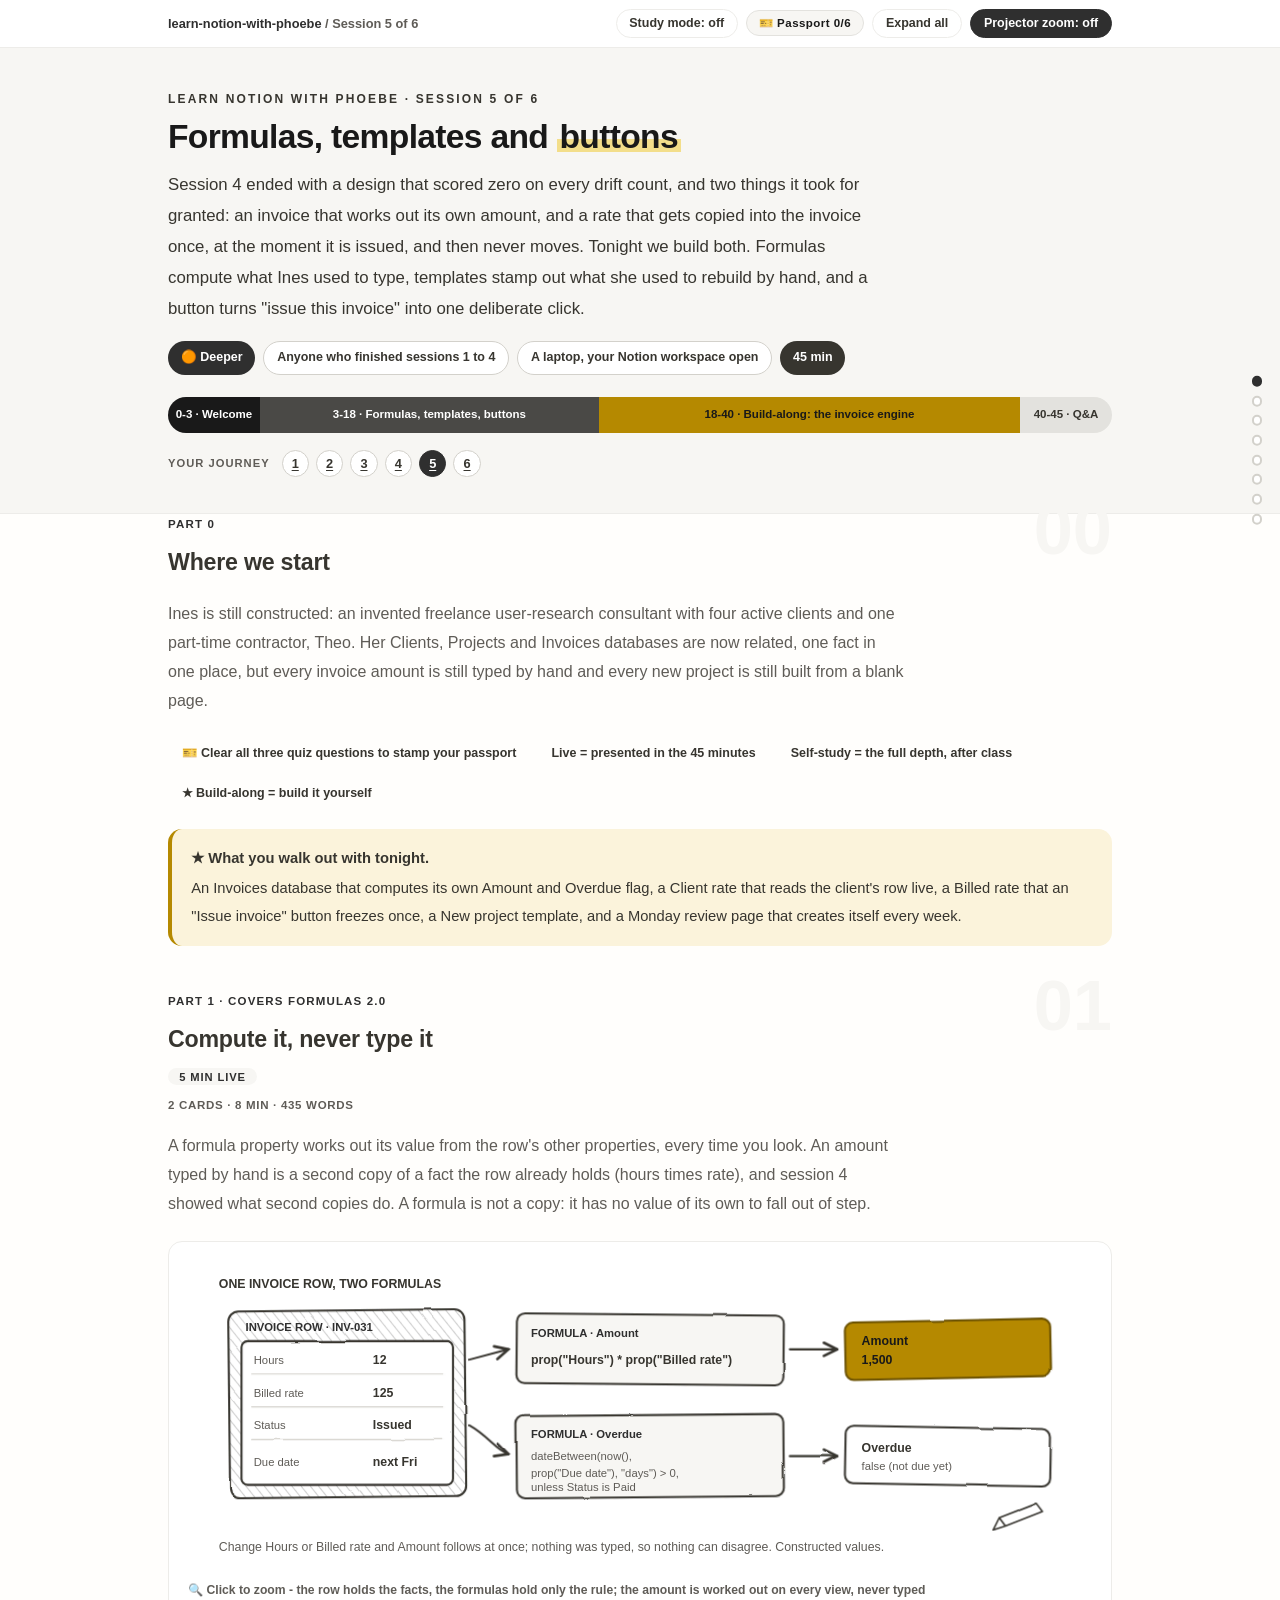
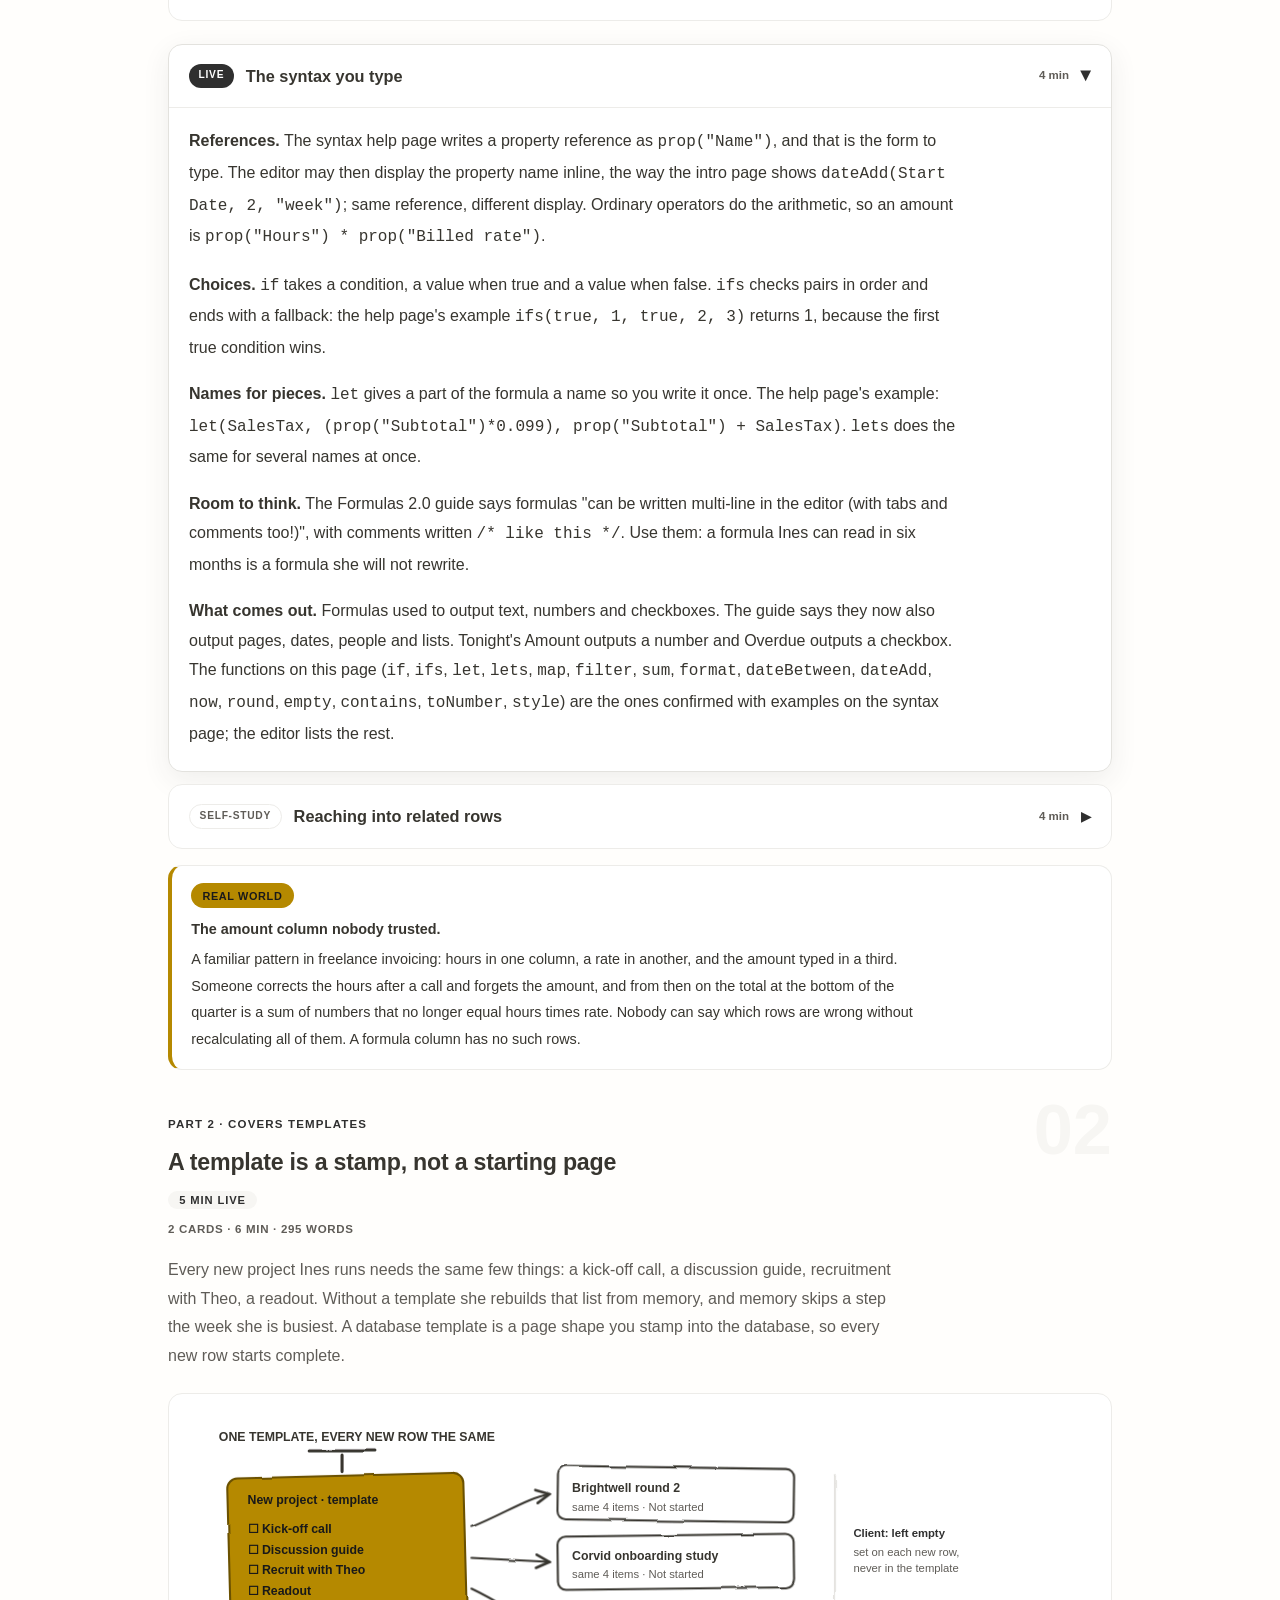
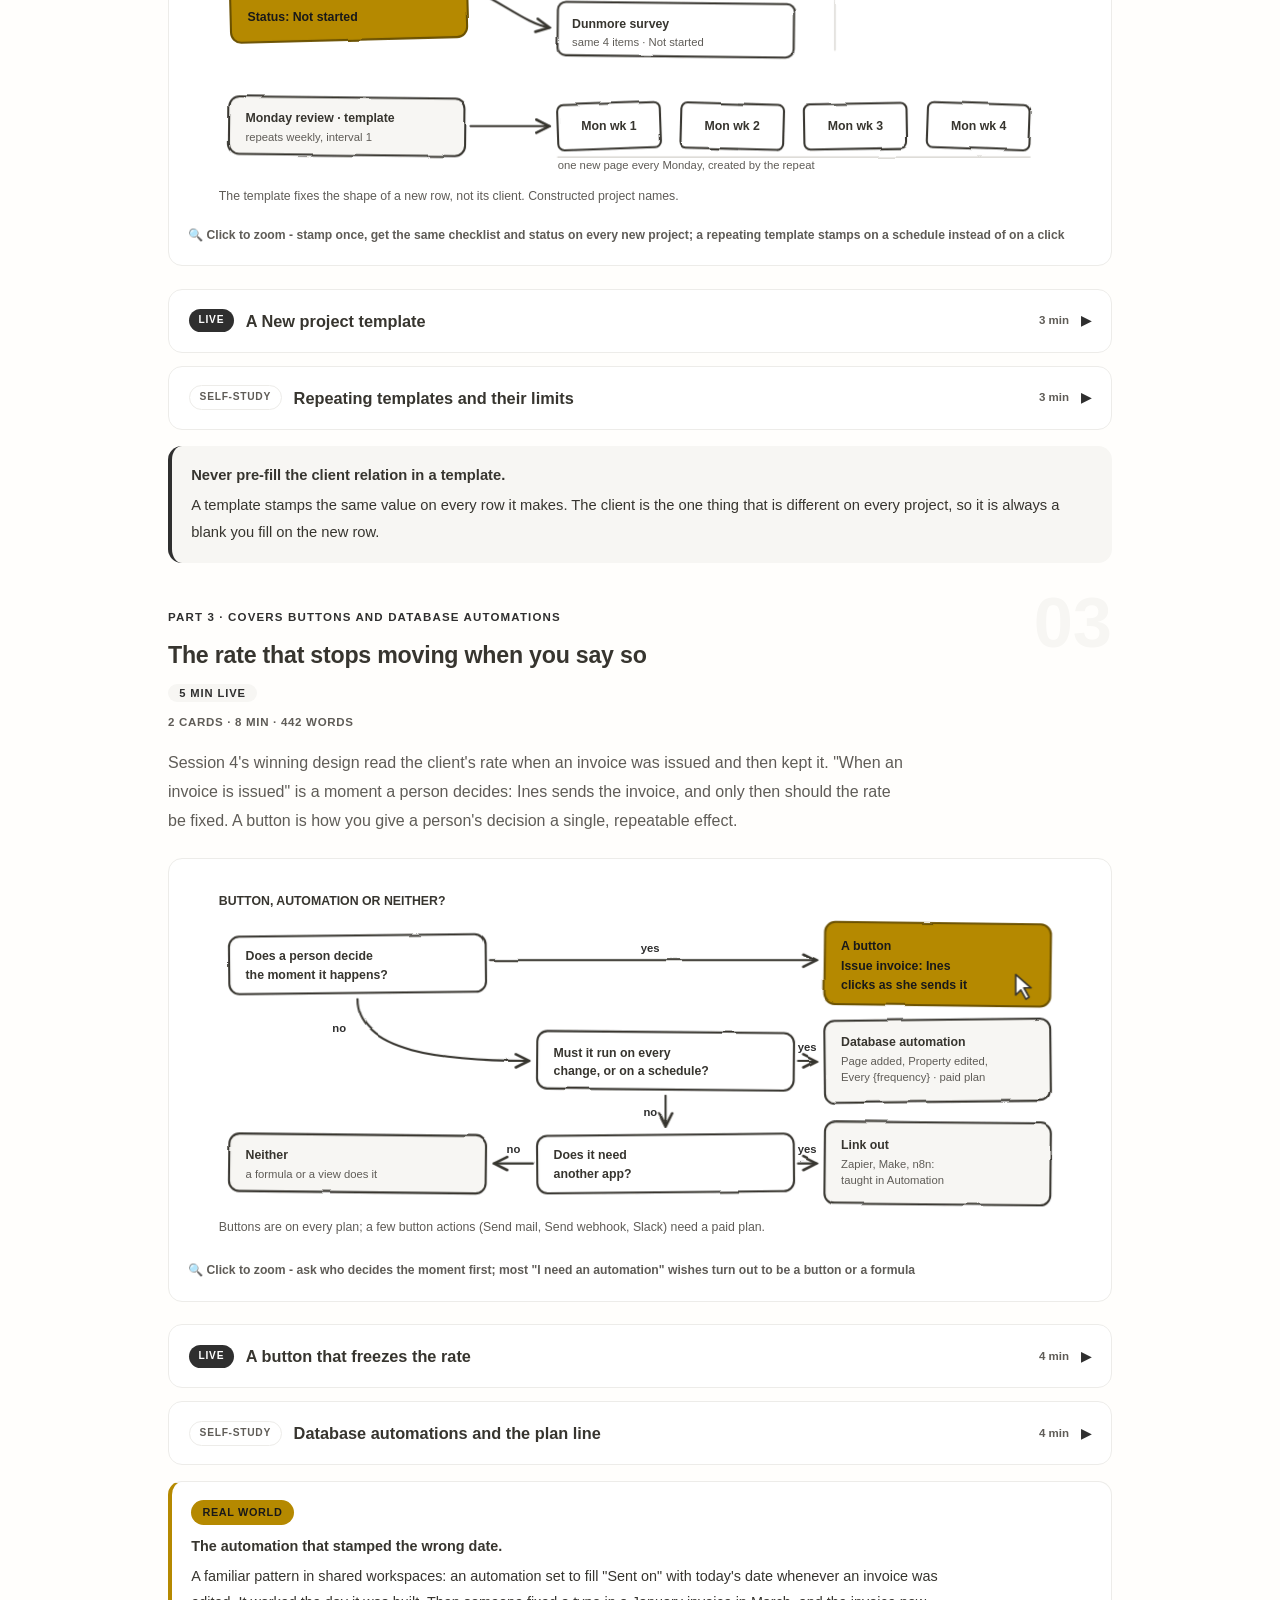
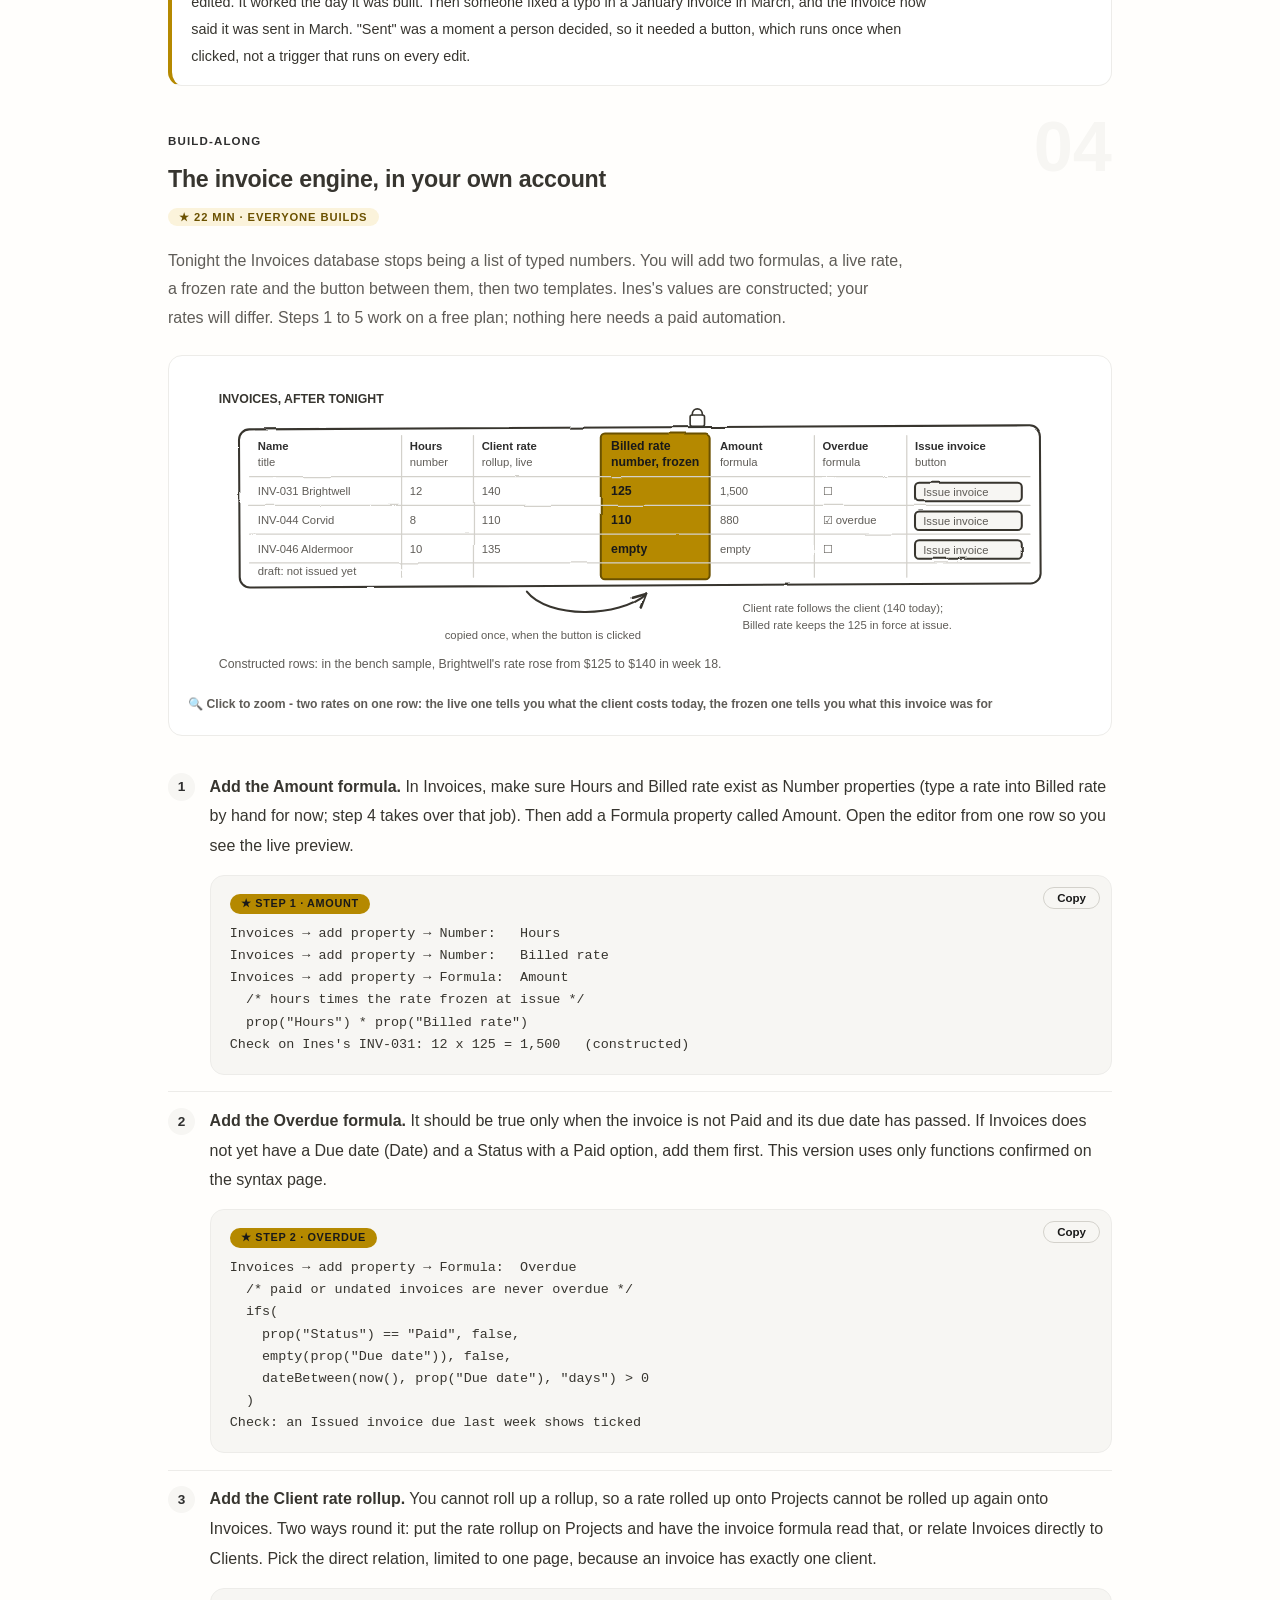
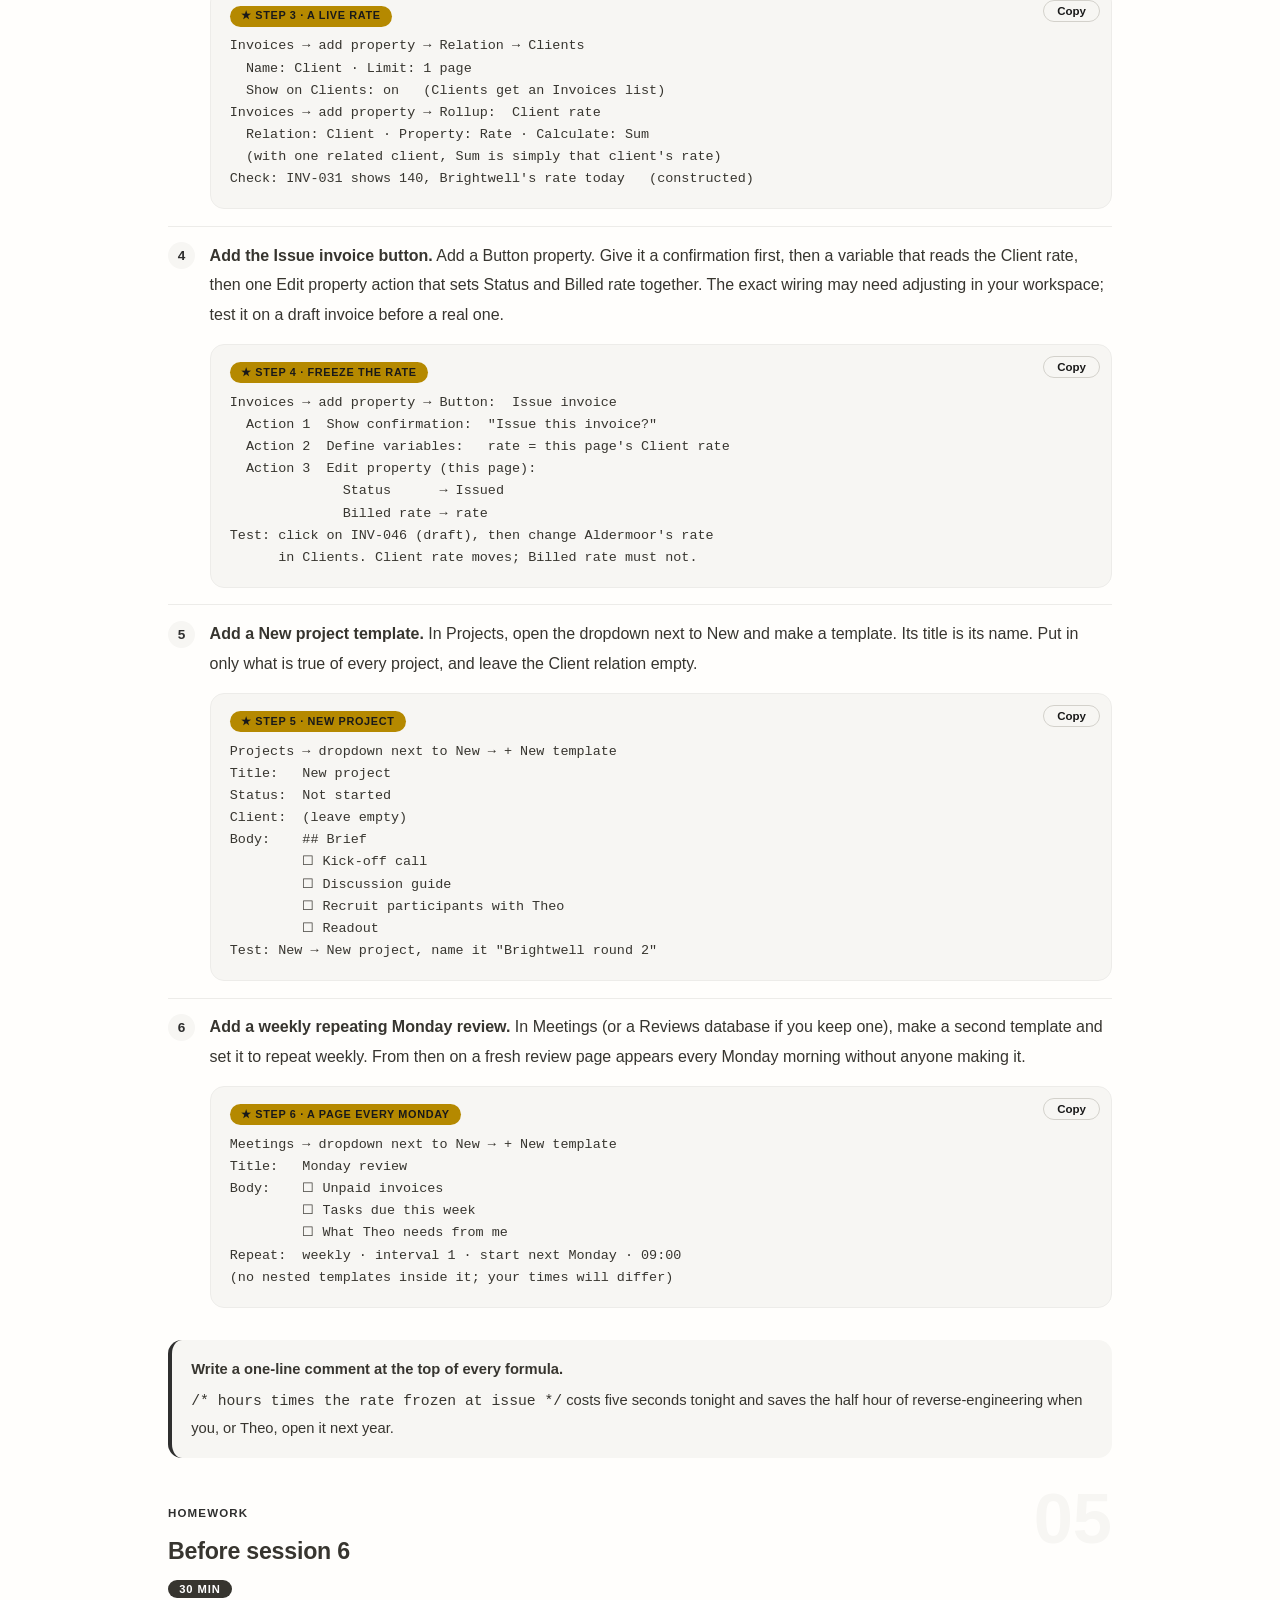
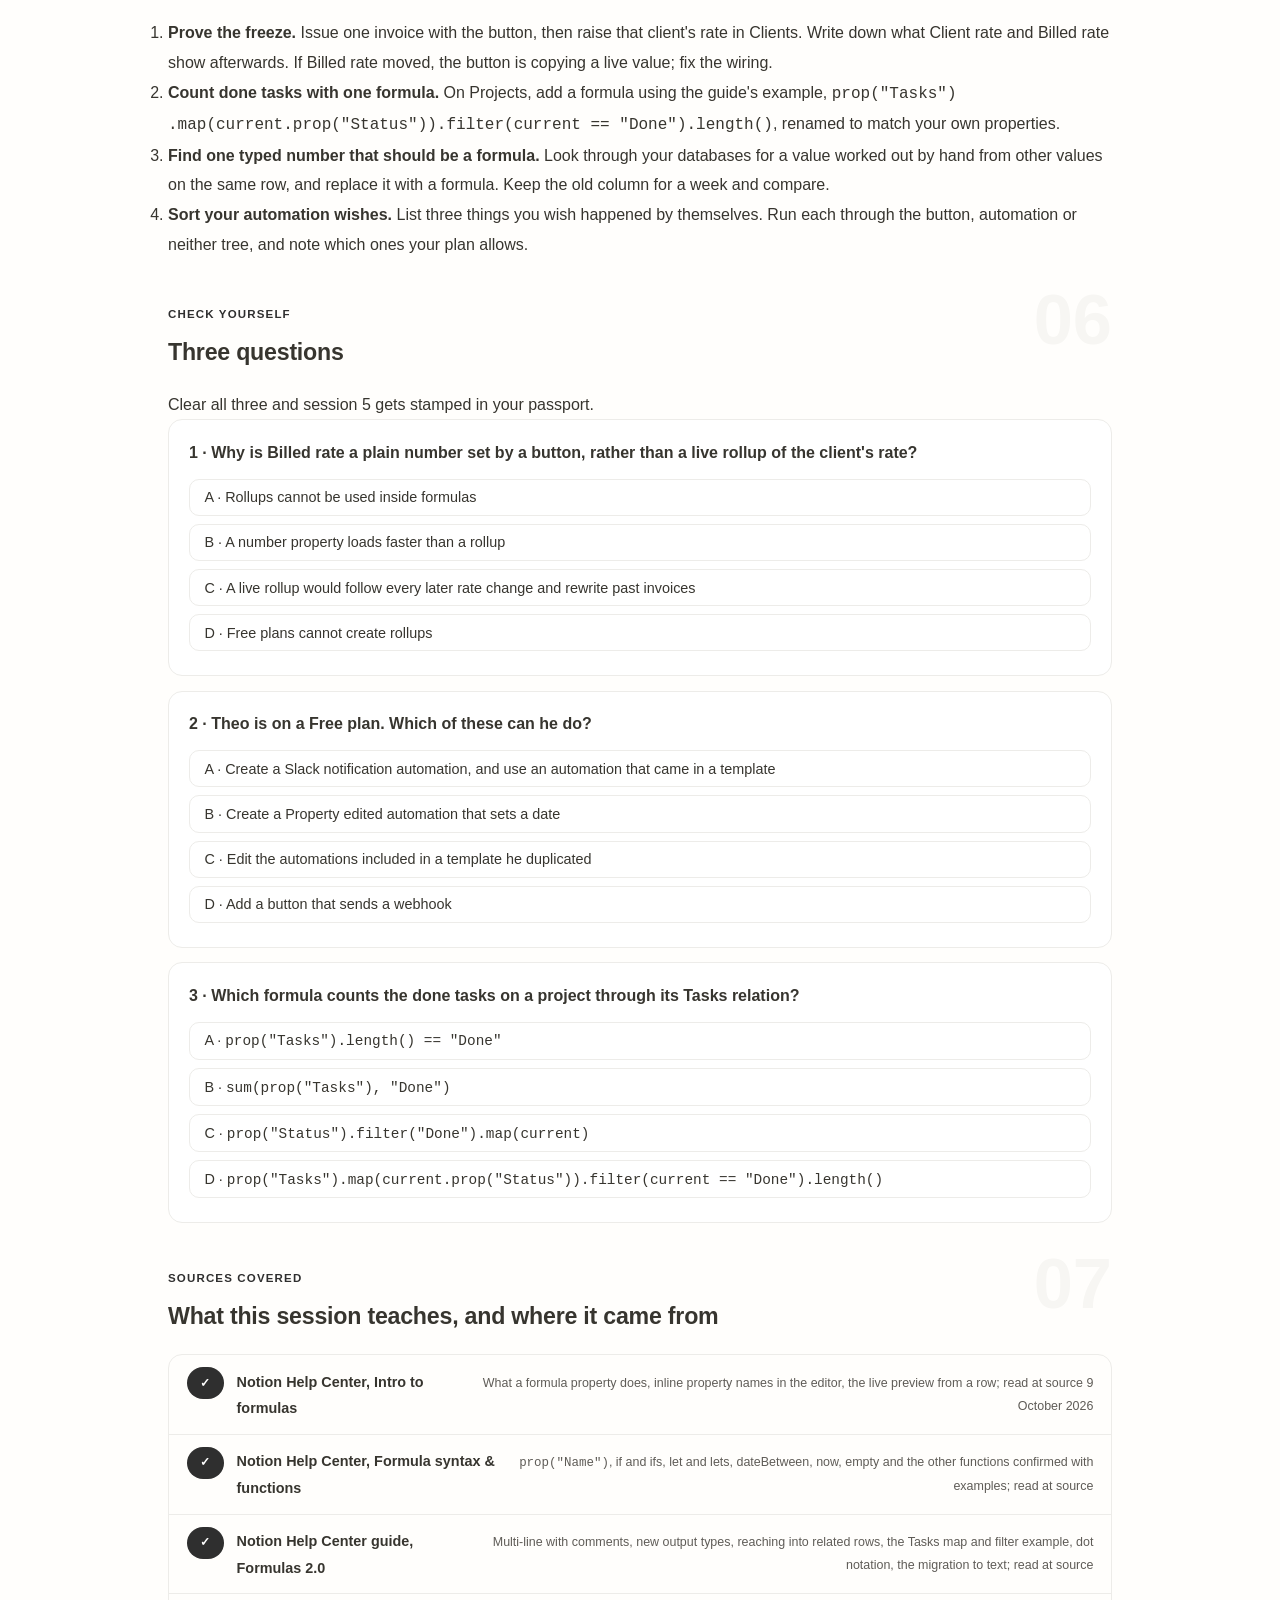
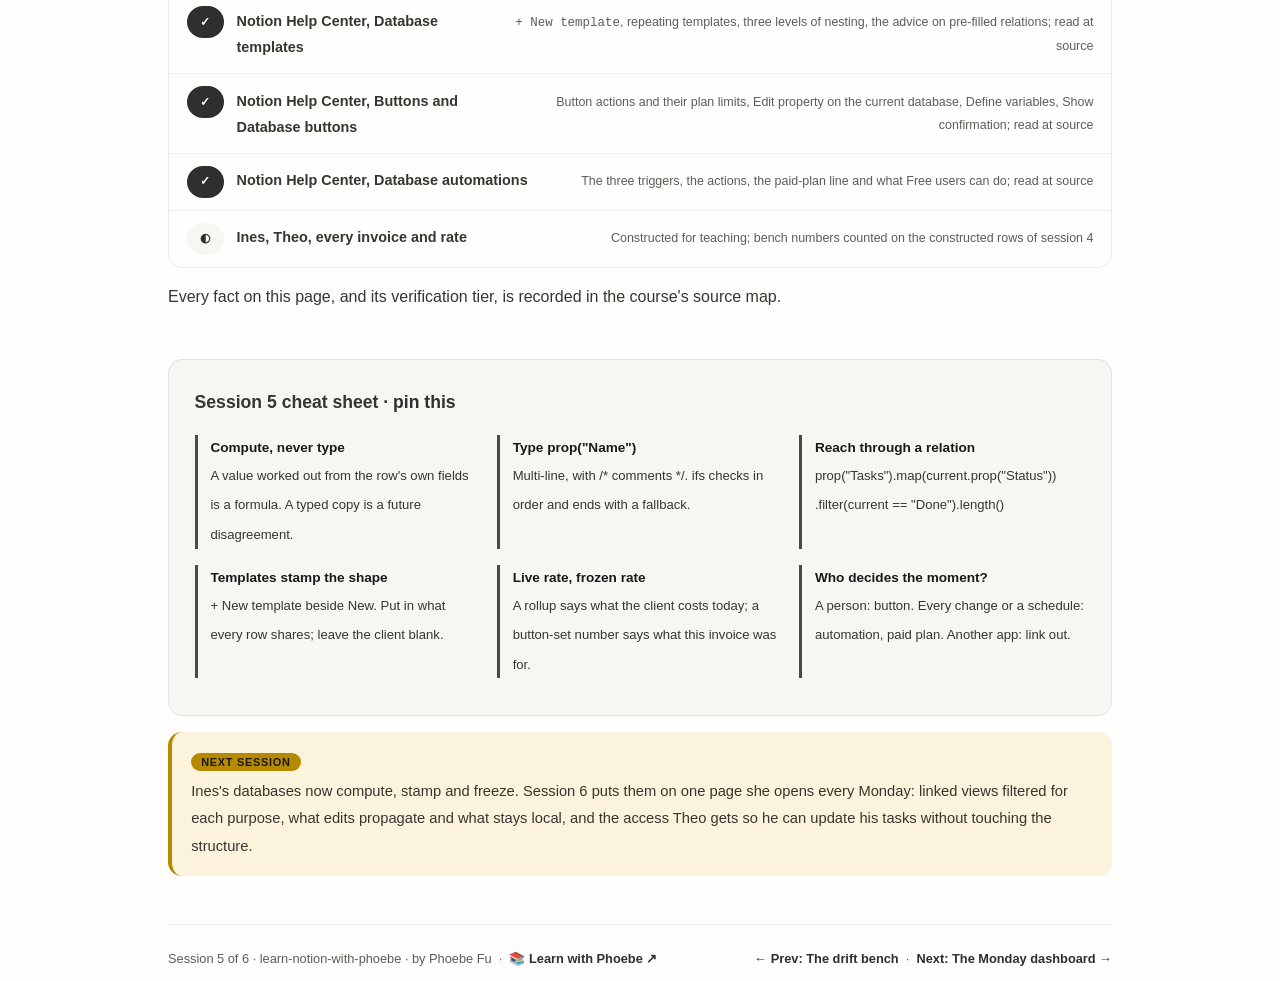
<file: courses/05-formulas-templates-buttons.html>
<!DOCTYPE html>
<html lang="en">
<head>
<meta charset="UTF-8">
<meta name="viewport" content="width=device-width, initial-scale=1.0">
<!-- social:start -->
<meta name="description" content="Session 5 of 6. Formulas 2.0 that compute an invoice's amount and overdue flag, templates that stamp out the same project every time, and a database button that freezes the client's rate the moment an invoice is issued. Plus where database automations and the paid-plan line fit.">
<meta property="og:type" content="article">
<meta property="og:site_name" content="Learn with Phoebe">
<meta property="og:title" content="Formulas, templates and buttons - learn notion with phoebe">
<meta property="og:description" content="Session 5 of 6. Compute what you used to type, stamp what you used to rebuild, and freeze the rate with one click.">
<meta property="og:url" content="https://phoebefu6.github.io/learn-notion-with-phoebe/courses/05-formulas-templates-buttons.html">
<meta property="og:image" content="https://phoebefu6.github.io/learn-notion-with-phoebe/assets/og-cover.png">
<meta property="og:image:width" content="1200">
<meta property="og:image:height" content="630">
<meta name="twitter:card" content="summary_large_image">
<meta name="twitter:title" content="Formulas, templates and buttons - learn notion with phoebe">
<meta name="twitter:description" content="Session 5 of 6. Formulas 2.0, repeating templates and a button that freezes the billed rate, on one constructed workspace.">
<meta name="twitter:image" content="https://phoebefu6.github.io/learn-notion-with-phoebe/assets/og-cover.png">
<!-- social:end -->
<title>Session 5 · Formulas, templates and buttons - learn notion with phoebe</title>
<link rel="stylesheet" href="../assets/style.css?v=21">
</head>
<body>

<div class="toolbar">
  <div class="wrap">
    <span class="crumb"><a href="../index.html">learn-notion-with-phoebe</a> / Session 5 of 6</span>
    <button class="btn" id="toggle-all" type="button">Expand all</button>
    <button class="btn primary" id="zoom-toggle" type="button">Projector zoom: off</button>
  </div>
</div>

<header class="masthead">
  <div class="wrap">
    <div class="eyebrow">Learn Notion with Phoebe · Session 5 of 6</div>
    <h1>Formulas, templates and <span class="accent">buttons</span></h1>
    <p class="sub">Session 4 ended with a design that scored zero on every drift count, and two things it took for granted: an invoice that works out its own amount, and a rate that gets copied into the invoice once, at the moment it is issued, and then never moves. Tonight we build both. Formulas compute what Ines used to type, templates stamp out what she used to rebuild by hand, and a button turns "issue this invoice" into one deliberate click.</p>
    <div class="chip-row">
      <span class="chip level">🟠 Deeper</span>
      <span class="chip audience">Anyone who finished sessions 1 to 4</span>
      <span class="chip audience">A laptop, your Notion workspace open</span>
      <span class="chip time">45 min</span>
    </div>
    <div class="agenda">
      <span class="a1" style="flex:1">0-3 · Welcome</span>
      <span class="a2" style="flex:4">3-18 · Formulas, templates, buttons</span>
      <span class="a3" style="flex:5">18-40 · Build-along: the invoice engine</span>
      <span class="a4" style="flex:1">40-45 · Q&amp;A</span>
    </div>
  </div>
</header>

<main class="wrap">

  <section class="section" id="intro">
    <div class="section-kicker">
      <span class="klabel">Part 0</span>
      <h2>Where we start</h2>
    </div>
    <p class="lede">Ines is still constructed: an invented freelance user-research consultant with four active clients and one part-time contractor, Theo. Her Clients, Projects and Invoices databases are now related, one fact in one place, but every invoice amount is still typed by hand and every new project is still built from a blank page.</p>

    <div class="legend">
      <span class="pill">🎫 Clear all three quiz questions to stamp your passport</span>
      <span class="pill">Live = presented in the 45 minutes</span>
      <span class="pill">Self-study = the full depth, after class</span>
      <span class="pill">★ Build-along = build it yourself</span>
    </div>

    <div class="callout win">
      <p><strong>★ What you walk out with tonight.</strong> An Invoices database that computes its own Amount and Overdue flag, a Client rate that reads the client's row live, a Billed rate that an "Issue invoice" button freezes once, a New project template, and a Monday review page that creates itself every week.</p>
    </div>
  </section>

  <section class="section" id="part-1">
    <div class="section-kicker">
      <span class="klabel">Part 1 · covers Formulas 2.0</span>
      <h2>Compute it, never type it</h2>
      <span class="tag concept">5 min live</span>
    </div>
    <p class="lede">A formula property works out its value from the row's other properties, every time you look. An amount typed by hand is a second copy of a fact the row already holds (hours times rate), and session 4 showed what second copies do. A formula is not a copy: it has no value of its own to fall out of step.</p>

    <figure class="zoomable">
      <svg viewBox="0 0 880 300" xmlns="http://www.w3.org/2000/svg" role="img" aria-label="One invoice row, two formulas. The row holds Hours 12, Billed rate 125, Status Issued and a Due date. The first formula multiplies Hours by Billed rate and outputs Amount 1,500, highlighted. The second formula uses dateBetween with now and the due date, together with the status, and outputs Overdue false. Constructed values.">
        <defs>
          <filter id="n5aSk" x="-3%" y="-3%" width="106%" height="106%"><feTurbulence type="fractalNoise" baseFrequency="0.02" numOctaves="2" seed="51" result="n"/><feDisplacementMap in="SourceGraphic" in2="n" scale="2.4" xChannelSelector="R" yChannelSelector="G"/></filter>
          <pattern id="n5aHc" patternUnits="userSpaceOnUse" width="7" height="7" patternTransform="rotate(-38)"><line x1="0" y1="0" x2="0" y2="7" stroke="#2F2F2F" stroke-width="1" opacity=".5"/></pattern>
          <marker id="n5aAr" viewBox="0 0 10 10" refX="9" refY="5" markerWidth="8" markerHeight="8" orient="auto"><path d="M1 1 L9 5 L1 9" fill="none" stroke="#37352F" stroke-width="1.6" stroke-linecap="round"/></marker>
        </defs>
        <style>
          .n5aH { font: 800 12px Inter, sans-serif; fill: #37352F; }
          .n5aL { font: 600 12px Inter, sans-serif; fill: #37352F; }
          .n5aS { font: 400 11px Inter, sans-serif; fill: #5F5C57; }
          .n5aB { font: 800 11px Inter, sans-serif; fill: #6B5100; }
          .n5aA { font: 700 11px Inter, sans-serif; fill: #2F2F2F; }
          .n5aN { font: 400 12px Inter, sans-serif; fill: #5F5C57; }
          .n5aK { font: 800 12px Inter, sans-serif; fill: #191919; }
        </style>

        <text class="n5aH" x="30" y="26">ONE INVOICE ROW, TWO FORMULAS</text>

        <g filter="url(#n5aSk)" fill="none" stroke="#37352F" stroke-width="2" stroke-linecap="round" stroke-linejoin="round">
          <rect x="40" y="48" width="230" height="182" rx="10" transform="rotate(-0.6 155 139)" fill="url(#n5aHc)"/>
          <rect x="52" y="78" width="206" height="140" rx="6" fill="#FFFFFF"/>
          <path d="M62 110 L248 110 M62 142 L248 142 M62 174 L248 174" stroke="#D3D1CB" stroke-width="1.2"/>
          <rect x="320" y="52" width="260" height="68" rx="8" transform="rotate(0.5 450 86)" fill="#F7F6F3"/>
          <rect x="320" y="150" width="260" height="80" rx="8" transform="rotate(-0.5 450 190)" fill="#F7F6F3"/>
          <rect x="640" y="58" width="200" height="56" rx="8" transform="rotate(-1.2 740 86)" fill="#B58900" stroke="#6B5100"/>
          <rect x="640" y="162" width="200" height="56" rx="8" transform="rotate(1 740 190)" fill="#FFFFFF"/>
          <path d="M274 96 L312 86" marker-end="url(#n5aAr)"/>
          <path d="M274 160 C292 170 300 184 312 188" marker-end="url(#n5aAr)"/>
          <path d="M586 86 L632 86" marker-end="url(#n5aAr)"/>
          <path d="M586 190 L632 190" marker-end="url(#n5aAr)"/>
          <path d="M790 250 L826 236 L832 244 L796 258 Z M790 250 L784 262 L796 258" stroke-width="1.6"/>
        </g>

        <text class="n5aA" x="56" y="68">INVOICE ROW · INV-031</text>
        <text class="n5aS" x="64" y="100">Hours</text>
        <text class="n5aL" x="180" y="100">12</text>
        <text class="n5aS" x="64" y="132">Billed rate</text>
        <text class="n5aL" x="180" y="132">125</text>
        <text class="n5aS" x="64" y="164">Status</text>
        <text class="n5aL" x="180" y="164">Issued</text>
        <text class="n5aS" x="64" y="200">Due date</text>
        <text class="n5aL" x="180" y="200">next Fri</text>

        <text class="n5aA" x="334" y="74">FORMULA · Amount</text>
        <text class="n5aL" x="334" y="100">prop("Hours") * prop("Billed rate")</text>
        <text class="n5aA" x="334" y="172">FORMULA · Overdue</text>
        <text class="n5aS" x="334" y="194">dateBetween(now(),</text>
        <text class="n5aS" x="334" y="210">  prop("Due date"), "days") &gt; 0,</text>
        <text class="n5aS" x="334" y="224">unless Status is Paid</text>

        <text class="n5aK" x="656" y="82">Amount</text>
        <text class="n5aK" x="656" y="100">1,500</text>
        <text class="n5aL" x="656" y="186">Overdue</text>
        <text class="n5aS" x="656" y="204">false (not due yet)</text>

        <text class="n5aN" x="30" y="282">Change Hours or Billed rate and Amount follows at once; nothing was typed, so nothing can disagree. Constructed values.</text>
      </svg>
      <figcaption>🔍 Click to zoom - the row holds the facts, the formulas hold only the rule; the amount is worked out on every view, never typed</figcaption>
    </figure>

    <details class="card" open>
      <summary><span class="mode live">Live</span>The syntax you type<span class="mini">4 min</span><span class="caret">▶</span></summary>
      <div class="body">
        <p><strong>References.</strong> The syntax help page writes a property reference as <code>prop("Name")</code>, and that is the form to type. The editor may then display the property name inline, the way the intro page shows <code>dateAdd(Start Date, 2, "week")</code>; same reference, different display. Ordinary operators do the arithmetic, so an amount is <code>prop("Hours") * prop("Billed rate")</code>.</p>
        <p><strong>Choices.</strong> <code>if</code> takes a condition, a value when true and a value when false. <code>ifs</code> checks pairs in order and ends with a fallback: the help page's example <code>ifs(true, 1, true, 2, 3)</code> returns 1, because the first true condition wins.</p>
        <p><strong>Names for pieces.</strong> <code>let</code> gives a part of the formula a name so you write it once. The help page's example: <code>let(SalesTax, (prop("Subtotal")*0.099), prop("Subtotal") + SalesTax)</code>. <code>lets</code> does the same for several names at once.</p>
        <p><strong>Room to think.</strong> The Formulas 2.0 guide says formulas "can be written multi-line in the editor (with tabs and comments too!)", with comments written <code>/* like this */</code>. Use them: a formula Ines can read in six months is a formula she will not rewrite.</p>
        <p><strong>What comes out.</strong> Formulas used to output text, numbers and checkboxes. The guide says they now also output pages, dates, people and lists. Tonight's Amount outputs a number and Overdue outputs a checkbox. The functions on this page (<code>if</code>, <code>ifs</code>, <code>let</code>, <code>lets</code>, <code>map</code>, <code>filter</code>, <code>sum</code>, <code>format</code>, <code>dateBetween</code>, <code>dateAdd</code>, <code>now</code>, <code>round</code>, <code>empty</code>, <code>contains</code>, <code>toNumber</code>, <code>style</code>) are the ones confirmed with examples on the syntax page; the editor lists the rest.</p>
      </div>
    </details>

    <details class="card">
      <summary><span class="mode self">Self-study</span>Reaching into related rows<span class="mini">4 min</span><span class="caret">▶</span></summary>
      <div class="body">
        <p>The guide says formulas "can reach into properties of related databases", which means many questions that used to need a rollup can now be one formula. Its own example counts the done tasks on a project through the Tasks relation:</p>
        <p><code>prop("Tasks")<wbr>.map(current.prop("Status"))<wbr>.filter(current == "Done")<wbr>.length()</code></p>
        <p>Read it left to right: take the related task pages, turn each into its Status, keep only the ones equal to "Done", count what is left. <code>current</code> means "the item being looked at right now" inside <code>map</code> and <code>filter</code>.</p>
        <p><strong>Dot notation</strong> reads a piece of a value directly, for example <code>prop("Created By").name()</code> for the name of the person who made the row.</p>
        <p><strong>One migration note.</strong> When Formulas 2.0 arrived, existing formulas that referenced rollup, person, file and multi-select properties were converted to text. If you inherit an old workspace and a formula that should be a number behaves like text, that conversion is the first suspect.</p>
        <p><strong>Test as you write.</strong> Open the formula editor from a row rather than from the property header, and the help page says you get a live preview of the result for that row, with the available properties and functions listed beside it.</p>
      </div>
    </details>

    <div class="callout example">
      <span class="ex-pill">Real world</span>
      <p><strong>The amount column nobody trusted.</strong> A familiar pattern in freelance invoicing: hours in one column, a rate in another, and the amount typed in a third. Someone corrects the hours after a call and forgets the amount, and from then on the total at the bottom of the quarter is a sum of numbers that no longer equal hours times rate. Nobody can say which rows are wrong without recalculating all of them. A formula column has no such rows.</p>
    </div>
  </section>

  <section class="section" id="part-2">
    <div class="section-kicker">
      <span class="klabel">Part 2 · covers templates</span>
      <h2>A template is a stamp, not a starting page</h2>
      <span class="tag concept">5 min live</span>
    </div>
    <p class="lede">Every new project Ines runs needs the same few things: a kick-off call, a discussion guide, recruitment with Theo, a readout. Without a template she rebuilds that list from memory, and memory skips a step the week she is busiest. A database template is a page shape you stamp into the database, so every new row starts complete.</p>

    <figure class="zoomable">
      <svg viewBox="0 0 880 390" xmlns="http://www.w3.org/2000/svg" role="img" aria-label="Top: a New project template, highlighted, drawn as a stamp. It holds a checklist of kick-off call, discussion guide, recruit with Theo and readout, and Status Not started. Arrows stamp it into three new Project rows, each with the same four checklist items and Status Not started. Bottom: a Monday review template set to repeat weekly creates one new page each Monday, four weeks shown.">
        <defs>
          <filter id="n5bSk" x="-3%" y="-3%" width="106%" height="106%"><feTurbulence type="fractalNoise" baseFrequency="0.02" numOctaves="2" seed="57" result="n"/><feDisplacementMap in="SourceGraphic" in2="n" scale="2.4" xChannelSelector="R" yChannelSelector="G"/></filter>
          <pattern id="n5bHc" patternUnits="userSpaceOnUse" width="7" height="7" patternTransform="rotate(-38)"><line x1="0" y1="0" x2="0" y2="7" stroke="#2F2F2F" stroke-width="1" opacity=".5"/></pattern>
          <marker id="n5bAr" viewBox="0 0 10 10" refX="9" refY="5" markerWidth="8" markerHeight="8" orient="auto"><path d="M1 1 L9 5 L1 9" fill="none" stroke="#37352F" stroke-width="1.6" stroke-linecap="round"/></marker>
        </defs>
        <style>
          .n5bH { font: 800 12px Inter, sans-serif; fill: #37352F; }
          .n5bL { font: 600 12px Inter, sans-serif; fill: #37352F; }
          .n5bS { font: 400 11px Inter, sans-serif; fill: #5F5C57; }
          .n5bA { font: 700 11px Inter, sans-serif; fill: #2F2F2F; }
          .n5bN { font: 400 12px Inter, sans-serif; fill: #5F5C57; }
          .n5bK { font: 800 12px Inter, sans-serif; fill: #191919; }
        </style>

        <text class="n5bH" x="30" y="26">ONE TEMPLATE, EVERY NEW ROW THE SAME</text>

        <g filter="url(#n5bSk)" fill="none" stroke="#37352F" stroke-width="2" stroke-linecap="round" stroke-linejoin="round">
          <path d="M150 40 L150 56 M118 36 L182 36" stroke-width="3"/>
          <rect x="40" y="60" width="230" height="160" rx="10" transform="rotate(-1.5 155 140)" fill="#B58900" stroke="#6B5100"/>
          <rect x="360" y="52" width="230" height="52" rx="8" transform="rotate(0.8 475 78)" fill="#FFFFFF"/>
          <rect x="360" y="118" width="230" height="52" rx="8" transform="rotate(-0.7 475 144)" fill="#FFFFFF"/>
          <rect x="360" y="184" width="230" height="52" rx="8" transform="rotate(0.6 475 210)" fill="#FFFFFF"/>
          <path d="M276 110 C310 96 330 82 352 78" marker-end="url(#n5bAr)"/>
          <path d="M276 140 L352 144" marker-end="url(#n5bAr)"/>
          <path d="M276 170 C310 186 330 204 352 208" marker-end="url(#n5bAr)"/>
          <path d="M630 60 L630 230" stroke="#D3D1CB" stroke-width="1.2"/>
          <rect x="40" y="276" width="230" height="56" rx="10" transform="rotate(0.6 155 304)" fill="#F7F6F3"/>
          <path d="M360 334 L820 334" stroke="#D3D1CB" stroke-width="1.2"/>
          <rect x="360" y="282" width="100" height="44" rx="6" transform="rotate(-2 410 304)" fill="#FFFFFF"/>
          <rect x="480" y="282" width="100" height="44" rx="6" transform="rotate(1.5 530 304)" fill="#FFFFFF"/>
          <rect x="600" y="282" width="100" height="44" rx="6" transform="rotate(-1 650 304)" fill="#FFFFFF"/>
          <rect x="720" y="282" width="100" height="44" rx="6" transform="rotate(2 770 304)" fill="#FFFFFF"/>
          <path d="M276 304 L352 304" marker-end="url(#n5bAr)"/>
        </g>

        <text class="n5bK" x="58" y="88">New project · template</text>
        <text class="n5bK" x="58" y="116">☐ Kick-off call</text>
        <text class="n5bK" x="58" y="136">☐ Discussion guide</text>
        <text class="n5bK" x="58" y="156">☐ Recruit with Theo</text>
        <text class="n5bK" x="58" y="176">☐ Readout</text>
        <text class="n5bK" x="58" y="202">Status: Not started</text>

        <text class="n5bL" x="374" y="76">Brightwell round 2</text>
        <text class="n5bS" x="374" y="94">same 4 items · Not started</text>
        <text class="n5bL" x="374" y="142">Corvid onboarding study</text>
        <text class="n5bS" x="374" y="160">same 4 items · Not started</text>
        <text class="n5bL" x="374" y="208">Dunmore survey</text>
        <text class="n5bS" x="374" y="226">same 4 items · Not started</text>
        <text class="n5bA" x="648" y="120">Client: left empty</text>
        <text class="n5bS" x="648" y="138">set on each new row,</text>
        <text class="n5bS" x="648" y="154">never in the template</text>

        <text class="n5bL" x="56" y="300">Monday review · template</text>
        <text class="n5bS" x="56" y="318">repeats weekly, interval 1</text>
        <text class="n5bL" x="410" y="308" text-anchor="middle">Mon wk 1</text>
        <text class="n5bL" x="530" y="308" text-anchor="middle">Mon wk 2</text>
        <text class="n5bL" x="650" y="308" text-anchor="middle">Mon wk 3</text>
        <text class="n5bL" x="770" y="308" text-anchor="middle">Mon wk 4</text>
        <text class="n5bS" x="360" y="346">one new page every Monday, created by the repeat</text>

        <text class="n5bN" x="30" y="376">The template fixes the shape of a new row, not its client. Constructed project names.</text>
      </svg>
      <figcaption>🔍 Click to zoom - stamp once, get the same checklist and status on every new project; a repeating template stamps on a schedule instead of on a click</figcaption>
    </figure>

    <details class="card">
      <summary><span class="mode live">Live</span>A New project template<span class="mini">3 min</span><span class="caret">▶</span></summary>
      <div class="body">
        <p>The help page puts it next to the New button: open the dropdown beside New and choose <code>+ New template</code>. The template is a page, and its title is the template's name, so call it what you will pick from the list: New project.</p>
        <p>Inside it, put what every project needs: a checklist of the standard steps, a heading for the brief, a Status of Not started. When Ines creates a project from it, the new row arrives with all of that already written. What she adds is only what is different about this project: the name, the client, the dates.</p>
        <p>The test for what belongs in a template is the same as session 1's test for a database, turned around: put in only what is true of every row. Anything that differs per row is a blank to fill, not a value to pre-set.</p>
      </div>
    </details>

    <details class="card">
      <summary><span class="mode self">Self-study</span>Repeating templates and their limits<span class="mini">3 min</span><span class="caret">▶</span></summary>
      <div class="body">
        <p>A template can repeat: daily, weekly, monthly or yearly, with an interval, a start date and a time. In the help page's words, repeating templates "automatically create a copy of a template in your database" on that schedule. That is how Ines gets a Monday review page in her Meetings database every week without remembering to make one.</p>
        <p>Three limits from the same page. Templates can nest at most three levels deep. There is no nesting inside a daily-repeating template. And the page advises against pre-filling relation properties unless every page made from that template should relate to the same page.</p>
        <p>That last one is the trap. A New project template with Brightwell Mutual pre-filled as the client would quietly file every future project under Brightwell, and session 4's by-client revenue would be wrong from the first new project. Leave relations blank in templates unless the target truly never changes.</p>
      </div>
    </details>

    <div class="callout tip">
      <p><strong>Never pre-fill the client relation in a template.</strong> A template stamps the same value on every row it makes. The client is the one thing that is different on every project, so it is always a blank you fill on the new row.</p>
    </div>
  </section>

  <section class="section" id="part-3">
    <div class="section-kicker">
      <span class="klabel">Part 3 · covers buttons and database automations</span>
      <h2>The rate that stops moving when you say so</h2>
      <span class="tag concept">5 min live</span>
    </div>
    <p class="lede">Session 4's winning design read the client's rate when an invoice was issued and then kept it. "When an invoice is issued" is a moment a person decides: Ines sends the invoice, and only then should the rate be fixed. A button is how you give a person's decision a single, repeatable effect.</p>

    <figure class="zoomable">
      <svg viewBox="0 0 880 362" xmlns="http://www.w3.org/2000/svg" role="img" aria-label="A decision tree: button, automation or neither. First question: does a person decide the moment? Yes leads to a button, highlighted, for example Issue invoice. No leads to: must it run on every change or on a schedule? Yes leads to a database automation, with triggers Page added, Property edited and Every frequency, on a paid plan. No leads to: does it need another app? Yes leads to an external automation tool. No leads to neither: a formula or a view does it.">
        <defs>
          <filter id="n5cSk" x="-3%" y="-3%" width="106%" height="106%"><feTurbulence type="fractalNoise" baseFrequency="0.02" numOctaves="2" seed="63" result="n"/><feDisplacementMap in="SourceGraphic" in2="n" scale="2.4" xChannelSelector="R" yChannelSelector="G"/></filter>
          <marker id="n5cAr" viewBox="0 0 10 10" refX="9" refY="5" markerWidth="8" markerHeight="8" orient="auto"><path d="M1 1 L9 5 L1 9" fill="none" stroke="#37352F" stroke-width="1.6" stroke-linecap="round"/></marker>
        </defs>
        <style>
          .n5cH { font: 800 12px Inter, sans-serif; fill: #37352F; }
          .n5cL { font: 600 12px Inter, sans-serif; fill: #37352F; }
          .n5cS { font: 400 11px Inter, sans-serif; fill: #5F5C57; }
          .n5cA { font: 700 11px Inter, sans-serif; fill: #2F2F2F; }
          .n5cN { font: 400 12px Inter, sans-serif; fill: #5F5C57; }
          .n5cK { font: 800 12px Inter, sans-serif; fill: #191919; }
        </style>

        <text class="n5cH" x="30" y="26">BUTTON, AUTOMATION OR NEITHER?</text>

        <g filter="url(#n5cSk)" fill="none" stroke="#37352F" stroke-width="2" stroke-linecap="round" stroke-linejoin="round">
          <rect x="40" y="56" width="250" height="56" rx="10" transform="rotate(-0.6 165 84)" fill="#FFFFFF"/>
          <rect x="620" y="44" width="220" height="80" rx="10" transform="rotate(0.7 730 84)" fill="#B58900" stroke="#6B5100"/>
          <path d="M806 94 L806 114 L811 109 L816 118 L819 116 L814 107 L821 107 Z" stroke-width="1.6" fill="#FFFFFF"/>
          <rect x="340" y="150" width="250" height="56" rx="10" transform="rotate(0.5 465 178)" fill="#FFFFFF"/>
          <rect x="620" y="138" width="220" height="80" rx="10" transform="rotate(-0.6 730 178)" fill="#F7F6F3"/>
          <rect x="340" y="250" width="250" height="56" rx="10" transform="rotate(-0.5 465 278)" fill="#FFFFFF"/>
          <rect x="620" y="238" width="220" height="80" rx="10" transform="rotate(0.5 730 278)" fill="#F7F6F3"/>
          <rect x="40" y="250" width="250" height="56" rx="10" transform="rotate(0.6 165 278)" fill="#F7F6F3"/>
          <path d="M294 80 L612 80" marker-end="url(#n5cAr)"/>
          <path d="M165 118 C165 170 250 178 332 178" marker-end="url(#n5cAr)"/>
          <path d="M594 178 L612 178" marker-end="url(#n5cAr)"/>
          <path d="M465 212 L465 242" marker-end="url(#n5cAr)"/>
          <path d="M594 278 L612 278" marker-end="url(#n5cAr)"/>
          <path d="M336 278 L298 278" marker-end="url(#n5cAr)"/>
        </g>

        <text class="n5cL" x="56" y="80">Does a person decide</text>
        <text class="n5cL" x="56" y="98">the moment it happens?</text>
        <text class="n5cA" x="450" y="72" text-anchor="middle">yes</text>
        <text class="n5cA" x="154" y="150" text-anchor="end">no</text>

        <text class="n5cK" x="636" y="70">A button</text>
        <text class="n5cK" x="636" y="90">Issue invoice: Ines</text>
        <text class="n5cK" x="636" y="108">clicks as she sends it</text>

        <text class="n5cL" x="356" y="174">Must it run on every</text>
        <text class="n5cL" x="356" y="192">change, or on a schedule?</text>
        <text class="n5cA" x="603" y="168" text-anchor="middle">yes</text>
        <text class="n5cA" x="457" y="232" text-anchor="end">no</text>

        <text class="n5cL" x="636" y="164">Database automation</text>
        <text class="n5cS" x="636" y="182">Page added, Property edited,</text>
        <text class="n5cS" x="636" y="198">Every {frequency} · paid plan</text>

        <text class="n5cL" x="356" y="274">Does it need</text>
        <text class="n5cL" x="356" y="292">another app?</text>
        <text class="n5cA" x="603" y="268" text-anchor="middle">yes</text>
        <text class="n5cA" x="317" y="268" text-anchor="middle">no</text>

        <text class="n5cL" x="636" y="264">Link out</text>
        <text class="n5cS" x="636" y="282">Zapier, Make, n8n:</text>
        <text class="n5cS" x="636" y="298">taught in Automation</text>

        <text class="n5cL" x="56" y="274">Neither</text>
        <text class="n5cS" x="56" y="292">a formula or a view does it</text>

        <text class="n5cN" x="30" y="344">Buttons are on every plan; a few button actions (Send mail, Send webhook, Slack) need a paid plan.</text>
      </svg>
      <figcaption>🔍 Click to zoom - ask who decides the moment first; most "I need an automation" wishes turn out to be a button or a formula</figcaption>
    </figure>

    <details class="card">
      <summary><span class="mode live">Live</span>A button that freezes the rate<span class="mini">4 min</span><span class="caret">▶</span></summary>
      <div class="body">
        <p>A <strong>button</strong> is a property type, and the database buttons help page says a button property adds an "Edit property" action that changes pages in the current database, the row you clicked on. Another action, <strong>Define variables</strong>, creates variables from mentions and formulas that later actions in the same button can use.</p>
        <p>Here is the design. Each invoice has a <strong>Client rate</strong>, a rollup that reads the client's current rate live, and a <strong>Billed rate</strong>, a plain number. An "Issue invoice" button does two things in one click: it sets Status to Issued, and it copies the Client rate into Billed rate. After that click, Billed rate is an ordinary number. When Brightwell's rate goes up next quarter, the Client rate on old invoices changes and the Billed rate does not, which is exactly right: the old work was billed at the old rate.</p>
        <p>This is rung 4 of session 4's bench. Counted on the constructed rows, rung 4 left 0 stale-rate invoices and $0 off contract, against 7 stale invoices and $1,965 off on rung 3. The bench also counted the tempting shortcut: if Amount had used the live rollup directly, with nothing frozen, it would have rewritten 14 past invoices.</p>
        <p>The exact wiring (how a variable reads the rollup, which value the Edit property action accepts) may need adjusting in your workspace; the goal is what matters. Add a <strong>Show confirmation</strong> action first, so a stray click asks "issue this invoice?" before it writes anything.</p>
      </div>
    </details>

    <details class="card">
      <summary><span class="mode self">Self-study</span>Database automations and the plan line<span class="mini">4 min</span><span class="caret">▶</span></summary>
      <div class="body">
        <p>A <strong>database automation</strong> runs without a click. The help page lists three triggers: Page added, Property edited, and Every {frequency}. Its actions include Edit property, Add page to, Edit pages in, notifications, mail, webhook, Slack and Define variables.</p>
        <p>The plan line, as the help page states it: database automations need a paid plan. Free plan users can create only Slack notification automations, and can use, but not edit, automations that come included in templates. Buttons are on every plan, but two button actions, Send mail (Gmail) and Send webhook, are paid-only, and Send Slack notification is listed for Plus, Business and Enterprise. Plan prices change too often to print; read the pricing page on the day you decide.</p>
        <p>The rest of the button actions on the help page: Insert blocks, Add page to, Edit pages in, Send notification to (up to 20 members), Show confirmation, Open page or URL, and Define variables.</p>
        <p>Anything that has to cross into another app (a form tool, an accounting package, your inbox rules) belongs to external tools such as Zapier, Make and n8n, and those are taught in <a href="https://phoebefu6.github.io/learn-automation-with-phoebe/">Automation ↗</a>. Notion's own buttons and automations stay on this page.</p>
      </div>
    </details>

    <div class="callout example">
      <span class="ex-pill">Real world</span>
      <p><strong>The automation that stamped the wrong date.</strong> A familiar pattern in shared workspaces: an automation set to fill "Sent on" with today's date whenever an invoice was edited. It worked the day it was built. Then someone fixed a typo in a January invoice in March, and the invoice now said it was sent in March. "Sent" was a moment a person decided, so it needed a button, which runs once when clicked, not a trigger that runs on every edit.</p>
    </div>
  </section>

  <section class="section" id="demo-1">
    <div class="section-kicker">
      <span class="klabel">Build-along</span>
      <h2>The invoice engine, in your own account</h2>
      <span class="tag demo">★ 22 min · everyone builds</span>
    </div>
    <p class="lede">Tonight the Invoices database stops being a list of typed numbers. You will add two formulas, a live rate, a frozen rate and the button between them, then two templates. Ines's values are constructed; your rates will differ. Steps 1 to 5 work on a free plan; nothing here needs a paid automation.</p>

    <figure class="zoomable">
      <svg viewBox="0 0 880 300" xmlns="http://www.w3.org/2000/svg" role="img" aria-label="The Invoices database after tonight, as a table with columns Name, Hours, Client rate (rollup), Billed rate (number), Amount (formula), Overdue (formula) and Issue invoice (button). The Billed rate column is highlighted. Row INV-031 Brightwell shows Client rate 140 but Billed rate 125 and Amount 1,500, because the rate was frozen when the invoice was issued and the client's rate rose later. Constructed rows.">
        <defs>
          <filter id="n5dSk" x="-3%" y="-3%" width="106%" height="106%"><feTurbulence type="fractalNoise" baseFrequency="0.02" numOctaves="2" seed="69" result="n"/><feDisplacementMap in="SourceGraphic" in2="n" scale="2.4" xChannelSelector="R" yChannelSelector="G"/></filter>
          <marker id="n5dAr" viewBox="0 0 10 10" refX="9" refY="5" markerWidth="8" markerHeight="8" orient="auto"><path d="M1 1 L9 5 L1 9" fill="none" stroke="#37352F" stroke-width="1.6" stroke-linecap="round"/></marker>
        </defs>
        <style>
          .n5dH { font: 800 12px Inter, sans-serif; fill: #37352F; }
          .n5dL { font: 600 12px Inter, sans-serif; fill: #37352F; }
          .n5dS { font: 400 11px Inter, sans-serif; fill: #5F5C57; }
          .n5dA { font: 700 11px Inter, sans-serif; fill: #2F2F2F; }
          .n5dN { font: 400 12px Inter, sans-serif; fill: #5F5C57; }
          .n5dK { font: 800 12px Inter, sans-serif; fill: #191919; }
        </style>

        <text class="n5dH" x="30" y="26">INVOICES, AFTER TONIGHT</text>

        <g filter="url(#n5dSk)" fill="none" stroke="#37352F" stroke-width="2" stroke-linecap="round" stroke-linejoin="round">
          <rect x="50" y="50" width="780" height="154" rx="10" transform="rotate(-0.3 440 127)" fill="#FFFFFF"/>
          <rect x="402" y="56" width="106" height="142" rx="4" fill="#B58900" stroke="#6B5100"/>
          <path d="M60 98 L820 98 M60 126 L820 126 M60 154 L820 154 M60 182 L820 182" stroke="#D3D1CB" stroke-width="1.2"/>
          <path d="M208 58 L208 196 M278 58 L278 196 M610 58 L610 196 M700 58 L700 196" stroke="#D3D1CB" stroke-width="1.2"/>
          <rect x="708" y="104" width="104" height="18" rx="4" fill="#F7F6F3"/>
          <rect x="708" y="132" width="104" height="18" rx="4" fill="#F7F6F3"/>
          <rect x="708" y="160" width="104" height="18" rx="4" fill="#F7F6F3"/>
          <rect x="489" y="38" width="14" height="11" rx="2" stroke-width="1.6"/>
          <path d="M491 38 C491 30 501 30 501 38" stroke-width="1.6"/>
          <path d="M330 210 C350 236 420 236 446 212" marker-end="url(#n5dAr)"/>
        </g>

        <text class="n5dA" x="68" y="72">Name</text>
        <text class="n5dS" x="68" y="88">title</text>
        <text class="n5dA" x="216" y="72">Hours</text>
        <text class="n5dS" x="216" y="88">number</text>
        <text class="n5dA" x="286" y="72">Client rate</text>
        <text class="n5dS" x="286" y="88">rollup, live</text>
        <text class="n5dK" x="412" y="72">Billed rate</text>
        <text class="n5dK" x="412" y="88" style="font-weight:600">number, frozen</text>
        <text class="n5dA" x="518" y="72">Amount</text>
        <text class="n5dS" x="518" y="88">formula</text>
        <text class="n5dA" x="618" y="72">Overdue</text>
        <text class="n5dS" x="618" y="88">formula</text>
        <text class="n5dA" x="708" y="72">Issue invoice</text>
        <text class="n5dS" x="708" y="88">button</text>

        <text class="n5dS" x="68" y="116">INV-031 Brightwell</text>
        <text class="n5dS" x="216" y="116">12</text>
        <text class="n5dS" x="286" y="116">140</text>
        <text class="n5dK" x="412" y="116">125</text>
        <text class="n5dS" x="518" y="116">1,500</text>
        <text class="n5dS" x="618" y="116">☐</text>
        <text class="n5dS" x="716" y="117">Issue invoice</text>

        <text class="n5dS" x="68" y="144">INV-044 Corvid</text>
        <text class="n5dS" x="216" y="144">8</text>
        <text class="n5dS" x="286" y="144">110</text>
        <text class="n5dK" x="412" y="144">110</text>
        <text class="n5dS" x="518" y="144">880</text>
        <text class="n5dS" x="618" y="144">☑ overdue</text>
        <text class="n5dS" x="716" y="145">Issue invoice</text>

        <text class="n5dS" x="68" y="172">INV-046 Aldermoor</text>
        <text class="n5dS" x="216" y="172">10</text>
        <text class="n5dS" x="286" y="172">135</text>
        <text class="n5dK" x="412" y="172">empty</text>
        <text class="n5dS" x="518" y="172">empty</text>
        <text class="n5dS" x="618" y="172">☐</text>
        <text class="n5dS" x="716" y="173">Issue invoice</text>
        <text class="n5dS" x="68" y="194">draft: not issued yet</text>

        <text class="n5dS" x="250" y="256">copied once, when the button is clicked</text>
        <text class="n5dS" x="540" y="230">Client rate follows the client (140 today);</text>
        <text class="n5dS" x="540" y="246">Billed rate keeps the 125 in force at issue.</text>

        <text class="n5dN" x="30" y="284">Constructed rows: in the bench sample, Brightwell's rate rose from $125 to $140 in week 18.</text>
      </svg>
      <figcaption>🔍 Click to zoom - two rates on one row: the live one tells you what the client costs today, the frozen one tells you what this invoice was for</figcaption>
    </figure>

    <div class="steps">
      <div class="step">
        <p><strong>Add the Amount formula.</strong> In Invoices, make sure Hours and Billed rate exist as Number properties (type a rate into Billed rate by hand for now; step 4 takes over that job). Then add a Formula property called Amount. Open the editor from one row so you see the live preview.</p>
        <div class="prompt-box good"><span class="label">★ Step 1 · Amount</span>Invoices → add property → Number:   Hours
Invoices → add property → Number:   Billed rate
Invoices → add property → Formula:  Amount
  /* hours times the rate frozen at issue */
  prop("Hours") * prop("Billed rate")
Check on Ines's INV-031: 12 x 125 = 1,500   (constructed)</div>
      </div>
      <div class="step">
        <p><strong>Add the Overdue formula.</strong> It should be true only when the invoice is not Paid and its due date has passed. If Invoices does not yet have a Due date (Date) and a Status with a Paid option, add them first. This version uses only functions confirmed on the syntax page.</p>
        <div class="prompt-box good"><span class="label">★ Step 2 · Overdue</span>Invoices → add property → Formula:  Overdue
  /* paid or undated invoices are never overdue */
  ifs(
    prop("Status") == "Paid", false,
    empty(prop("Due date")), false,
    dateBetween(now(), prop("Due date"), "days") &gt; 0
  )
Check: an Issued invoice due last week shows ticked</div>
      </div>
      <div class="step">
        <p><strong>Add the Client rate rollup.</strong> You cannot roll up a rollup, so a rate rolled up onto Projects cannot be rolled up again onto Invoices. Two ways round it: put the rate rollup on Projects and have the invoice formula read that, or relate Invoices directly to Clients. Pick the direct relation, limited to one page, because an invoice has exactly one client.</p>
        <div class="prompt-box good"><span class="label">★ Step 3 · a live rate</span>Invoices → add property → Relation → Clients
  Name: Client · Limit: 1 page
  Show on Clients: on   (Clients get an Invoices list)
Invoices → add property → Rollup:  Client rate
  Relation: Client · Property: Rate · Calculate: Sum
  (with one related client, Sum is simply that client's rate)
Check: INV-031 shows 140, Brightwell's rate today   (constructed)</div>
      </div>
      <div class="step">
        <p><strong>Add the Issue invoice button.</strong> Add a Button property. Give it a confirmation first, then a variable that reads the Client rate, then one Edit property action that sets Status and Billed rate together. The exact wiring may need adjusting in your workspace; test it on a draft invoice before a real one.</p>
        <div class="prompt-box good"><span class="label">★ Step 4 · freeze the rate</span>Invoices → add property → Button:  Issue invoice
  Action 1  Show confirmation:  "Issue this invoice?"
  Action 2  Define variables:   rate = this page's Client rate
  Action 3  Edit property (this page):
              Status      → Issued
              Billed rate → rate
Test: click on INV-046 (draft), then change Aldermoor's rate
      in Clients. Client rate moves; Billed rate must not.</div>
      </div>
      <div class="step">
        <p><strong>Add a New project template.</strong> In Projects, open the dropdown next to New and make a template. Its title is its name. Put in only what is true of every project, and leave the Client relation empty.</p>
        <div class="prompt-box good"><span class="label">★ Step 5 · New project</span>Projects → dropdown next to New → + New template
Title:   New project
Status:  Not started
Client:  (leave empty)
Body:    ## Brief
         ☐ Kick-off call
         ☐ Discussion guide
         ☐ Recruit participants with Theo
         ☐ Readout
Test: New → New project, name it "Brightwell round 2"</div>
      </div>
      <div class="step">
        <p><strong>Add a weekly repeating Monday review.</strong> In Meetings (or a Reviews database if you keep one), make a second template and set it to repeat weekly. From then on a fresh review page appears every Monday morning without anyone making it.</p>
        <div class="prompt-box good"><span class="label">★ Step 6 · a page every Monday</span>Meetings → dropdown next to New → + New template
Title:   Monday review
Body:    ☐ Unpaid invoices
         ☐ Tasks due this week
         ☐ What Theo needs from me
Repeat:  weekly · interval 1 · start next Monday · 09:00
(no nested templates inside it; your times will differ)</div>
      </div>
    </div>

    <div class="callout tip">
      <p><strong>Write a one-line comment at the top of every formula.</strong> <code>/* hours times the rate frozen at issue */</code> costs five seconds tonight and saves the half hour of reverse-engineering when you, or Theo, open it next year.</p>
    </div>
  </section>

  <section class="section" id="exercise">
    <div class="section-kicker">
      <span class="klabel">Homework</span>
      <h2>Before session 6</h2>
      <span class="tag exercise">30 min</span>
    </div>
    <ol>
      <li><strong>Prove the freeze.</strong> Issue one invoice with the button, then raise that client's rate in Clients. Write down what Client rate and Billed rate show afterwards. If Billed rate moved, the button is copying a live value; fix the wiring.</li>
      <li><strong>Count done tasks with one formula.</strong> On Projects, add a formula using the guide's example, <code>prop("Tasks")<wbr>.map(current.prop("Status"))<wbr>.filter(current == "Done")<wbr>.length()</code>, renamed to match your own properties.</li>
      <li><strong>Find one typed number that should be a formula.</strong> Look through your databases for a value worked out by hand from other values on the same row, and replace it with a formula. Keep the old column for a week and compare.</li>
      <li><strong>Sort your automation wishes.</strong> List three things you wish happened by themselves. Run each through the button, automation or neither tree, and note which ones your plan allows.</li>
    </ol>
  </section>

  <section class="section" id="quiz">
    <div class="section-kicker">
      <span class="klabel">Check yourself</span>
      <h2>Three questions</h2>
    </div>
    <p>Clear all three and session 5 gets stamped in your passport.</p>

    <div class="quiz-q" data-answer="2">
      <p class="qtext">1 · Why is Billed rate a plain number set by a button, rather than a live rollup of the client's rate?</p>
      <button class="qopt" type="button">A · Rollups cannot be used inside formulas</button>
      <button class="qopt" type="button">B · A number property loads faster than a rollup</button>
      <button class="qopt" type="button">C · A live rollup would follow every later rate change and rewrite past invoices</button>
      <button class="qopt" type="button">D · Free plans cannot create rollups</button>
      <p class="qwhy">The rate in force when the work was billed is its own fact. Counted on session 4's constructed rows, a live rollup with no freeze would have rewritten 14 past invoices; the frozen rate left 0 stale invoices. A, B and D are not what the help pages say.</p>
    </div>

    <div class="quiz-q" data-answer="0">
      <p class="qtext">2 · Theo is on a Free plan. Which of these can he do?</p>
      <button class="qopt" type="button">A · Create a Slack notification automation, and use an automation that came in a template</button>
      <button class="qopt" type="button">B · Create a Property edited automation that sets a date</button>
      <button class="qopt" type="button">C · Edit the automations included in a template he duplicated</button>
      <button class="qopt" type="button">D · Add a button that sends a webhook</button>
      <p class="qwhy">The help page says database automations need a paid plan, except that Free users can create Slack notification automations and can use, not edit, automations included in templates. Send webhook is a paid-only button action.</p>
    </div>

    <div class="quiz-q" data-answer="3">
      <p class="qtext">3 · Which formula counts the done tasks on a project through its Tasks relation?</p>
      <button class="qopt" type="button">A · <code>prop("Tasks").length() == "Done"</code></button>
      <button class="qopt" type="button">B · <code>sum(prop("Tasks"), "Done")</code></button>
      <button class="qopt" type="button">C · <code>prop("Status").filter("Done").map(current)</code></button>
      <button class="qopt" type="button">D · <code>prop("Tasks")<wbr>.map(current.prop("Status"))<wbr>.filter(current == "Done")<wbr>.length()</code></button>
      <p class="qwhy">D is the Formulas 2.0 guide's own example: turn each related task into its Status with <code>map</code>, keep the ones equal to "Done" with <code>filter</code>, then count with <code>length</code>. The others do not reach through the relation.</p>
    </div>

    <p class="quiz-score"></p>
  </section>

  <section class="section" id="official">
    <div class="section-kicker">
      <span class="klabel">Sources covered</span>
      <h2>What this session teaches, and where it came from</h2>
    </div>
    <div class="covered">
      <div class="covered-row"><span class="status pill solid">✓</span><span class="name">Notion Help Center, Intro to formulas</span><span class="note">What a formula property does, inline property names in the editor, the live preview from a row; read at source 9 October 2026</span></div>
      <div class="covered-row"><span class="status pill solid">✓</span><span class="name">Notion Help Center, Formula syntax &amp; functions</span><span class="note"><code>prop("Name")</code>, if and ifs, let and lets, dateBetween, now, empty and the other functions confirmed with examples; read at source</span></div>
      <div class="covered-row"><span class="status pill solid">✓</span><span class="name">Notion Help Center guide, Formulas 2.0</span><span class="note">Multi-line with comments, new output types, reaching into related rows, the Tasks map and filter example, dot notation, the migration to text; read at source</span></div>
      <div class="covered-row"><span class="status pill solid">✓</span><span class="name">Notion Help Center, Database templates</span><span class="note"><code>+ New template</code>, repeating templates, three levels of nesting, the advice on pre-filled relations; read at source</span></div>
      <div class="covered-row"><span class="status pill solid">✓</span><span class="name">Notion Help Center, Buttons and Database buttons</span><span class="note">Button actions and their plan limits, Edit property on the current database, Define variables, Show confirmation; read at source</span></div>
      <div class="covered-row"><span class="status pill solid">✓</span><span class="name">Notion Help Center, Database automations</span><span class="note">The three triggers, the actions, the paid-plan line and what Free users can do; read at source</span></div>
      <div class="covered-row"><span class="status pill light">◐</span><span class="name">Ines, Theo, every invoice and rate</span><span class="note">Constructed for teaching; bench numbers counted on the constructed rows of session 4</span></div>
    </div>
    <p class="mono" style="margin-top:14px">Every fact on this page, and its verification tier, is recorded in the course's source map.</p>
  </section>

  <section class="cheat" id="cheatsheet">
    <h3>Session 5 cheat sheet <span>· pin this</span></h3>
    <div class="grid-2">
      <div class="cheat-item"><b>Compute, never type</b><span>A value worked out from the row's own fields is a formula. A typed copy is a future disagreement.</span></div>
      <div class="cheat-item"><b>Type prop("Name")</b><span>Multi-line, with /* comments */. ifs checks in order and ends with a fallback.</span></div>
      <div class="cheat-item"><b>Reach through a relation</b><span>prop("Tasks")<wbr>.map(current.prop("Status"))<wbr>.filter(current == "Done")<wbr>.length()</span></div>
      <div class="cheat-item"><b>Templates stamp the shape</b><span>+ New template beside New. Put in what every row shares; leave the client blank.</span></div>
      <div class="cheat-item"><b>Live rate, frozen rate</b><span>A rollup says what the client costs today; a button-set number says what this invoice was for.</span></div>
      <div class="cheat-item"><b>Who decides the moment?</b><span>A person: button. Every change or a schedule: automation, paid plan. Another app: link out.</span></div>
    </div>
  </section>

  <div class="callout next">
    <span class="nx-pill">Next session</span>
    <p>Ines's databases now compute, stamp and freeze. Session 6 puts them on one page she opens every Monday: linked views filtered for each purpose, what edits propagate and what stays local, and the access Theo gets so he can update his tasks without touching the structure.</p>
  </div>

  <footer class="pagefoot">
    <span>Session 5 of 6 · learn-notion-with-phoebe · by Phoebe Fu &nbsp;·&nbsp; 📚 <a href="https://phoebefu6.github.io/learn-with-phoebe/">Learn with Phoebe ↗</a></span>
    <span><a href="04-the-drift-bench.html">← Prev: The drift bench</a> &nbsp;·&nbsp; <a href="06-the-monday-dashboard.html">Next: The Monday dashboard →</a></span>
  </footer>

</main>

<script src="../assets/app.js?v=19"></script>
</body>
</html>
</file>
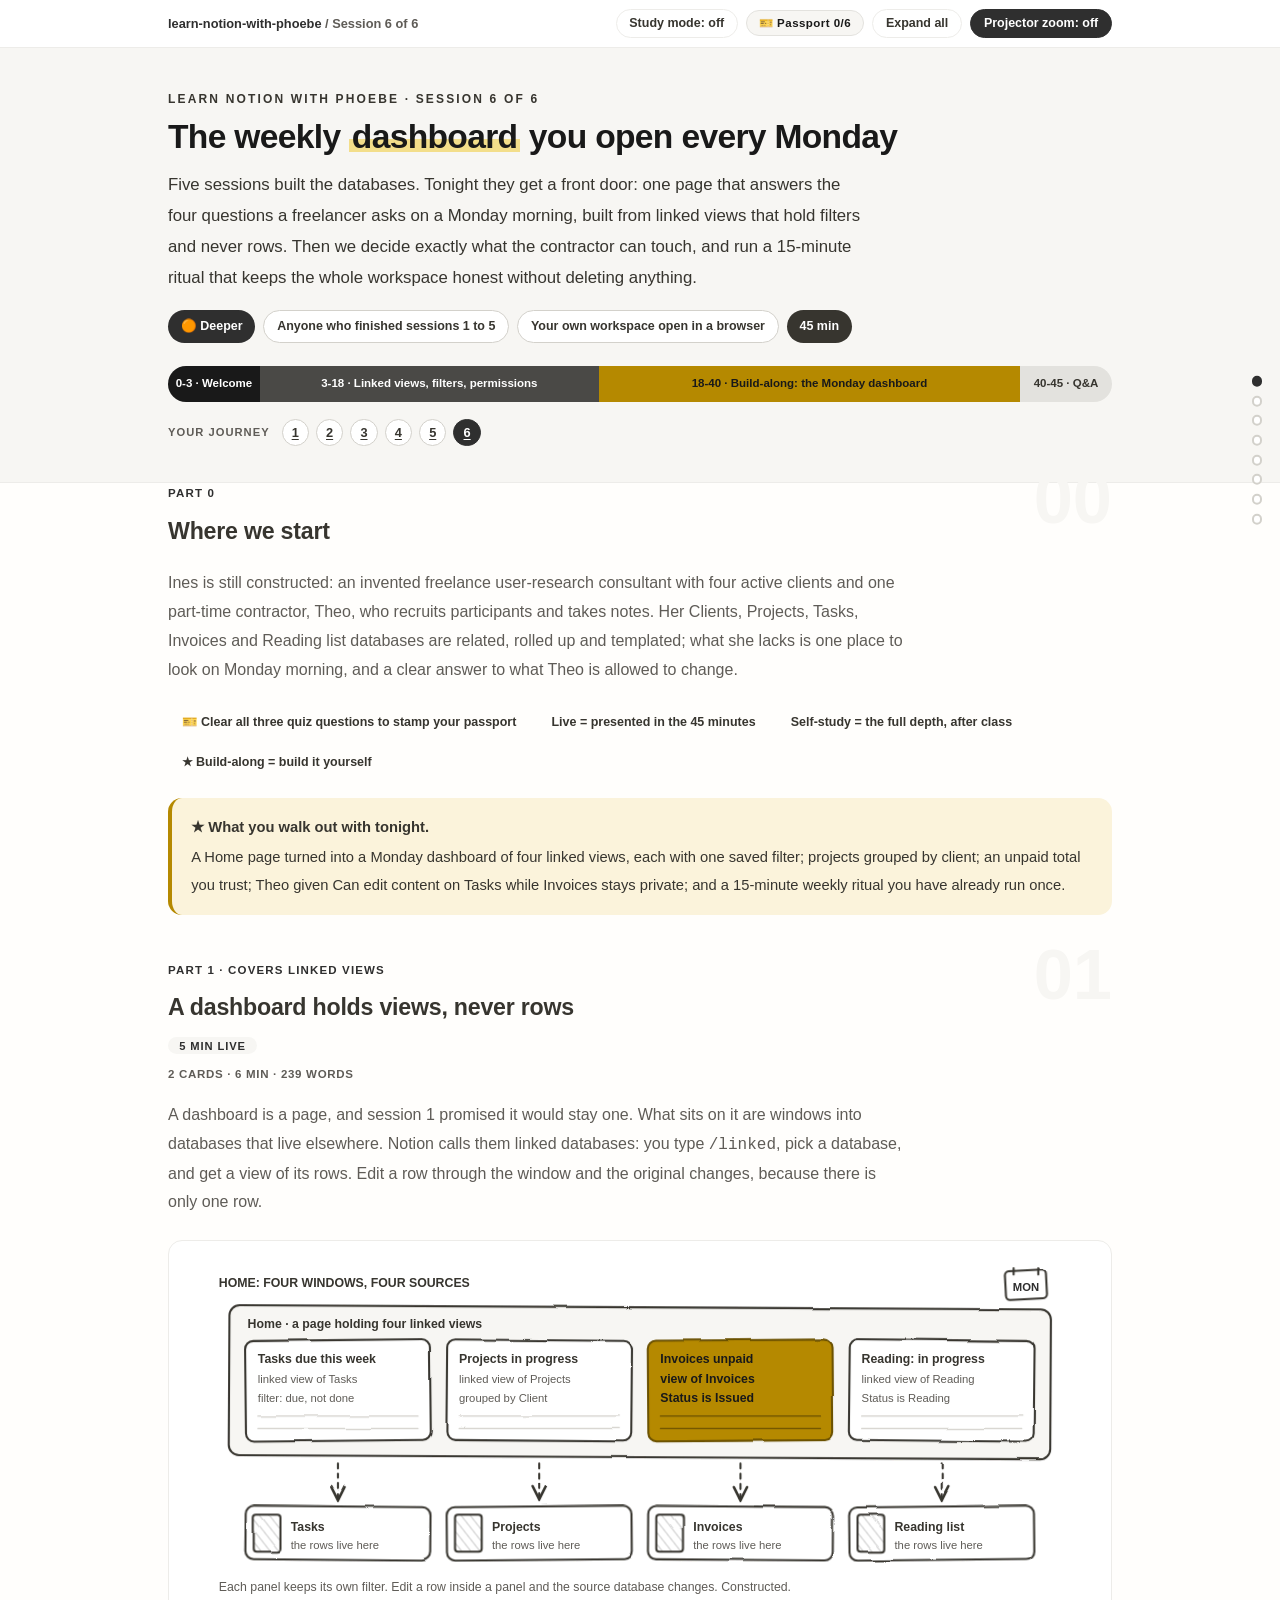
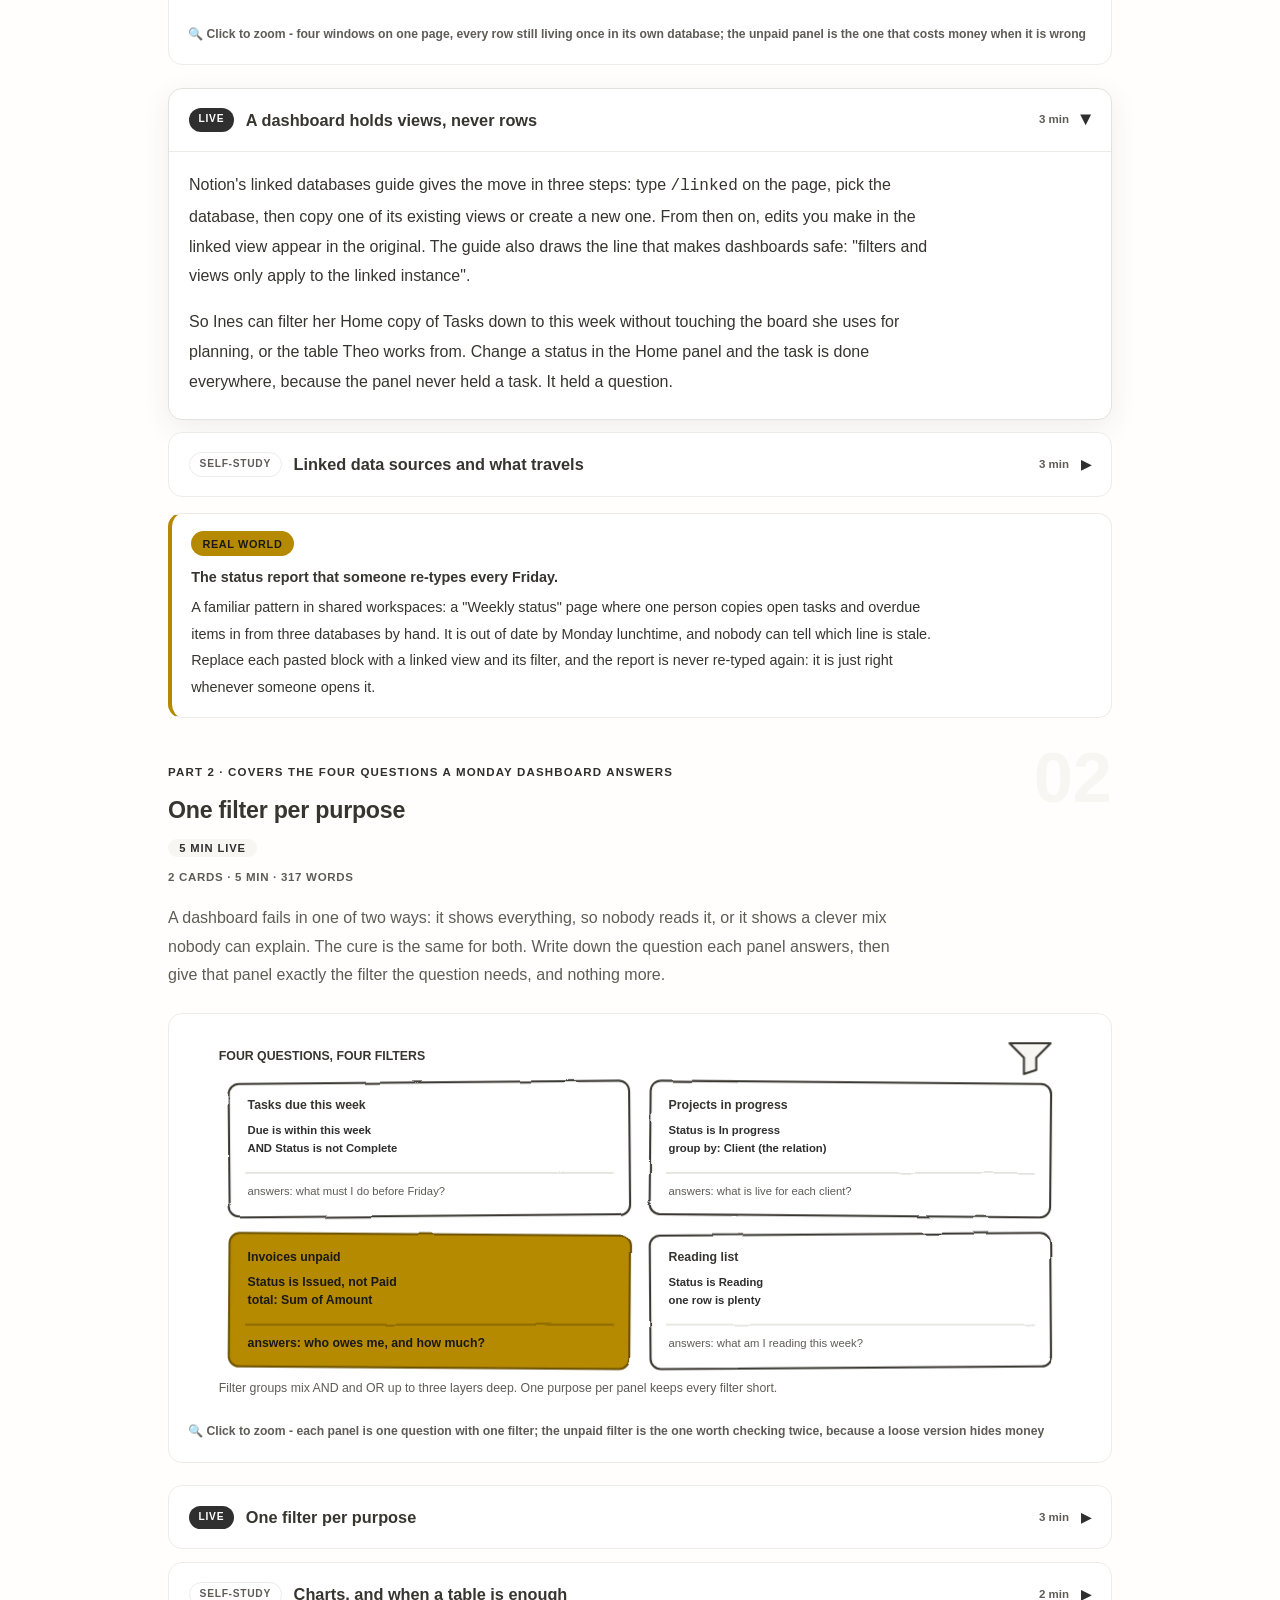
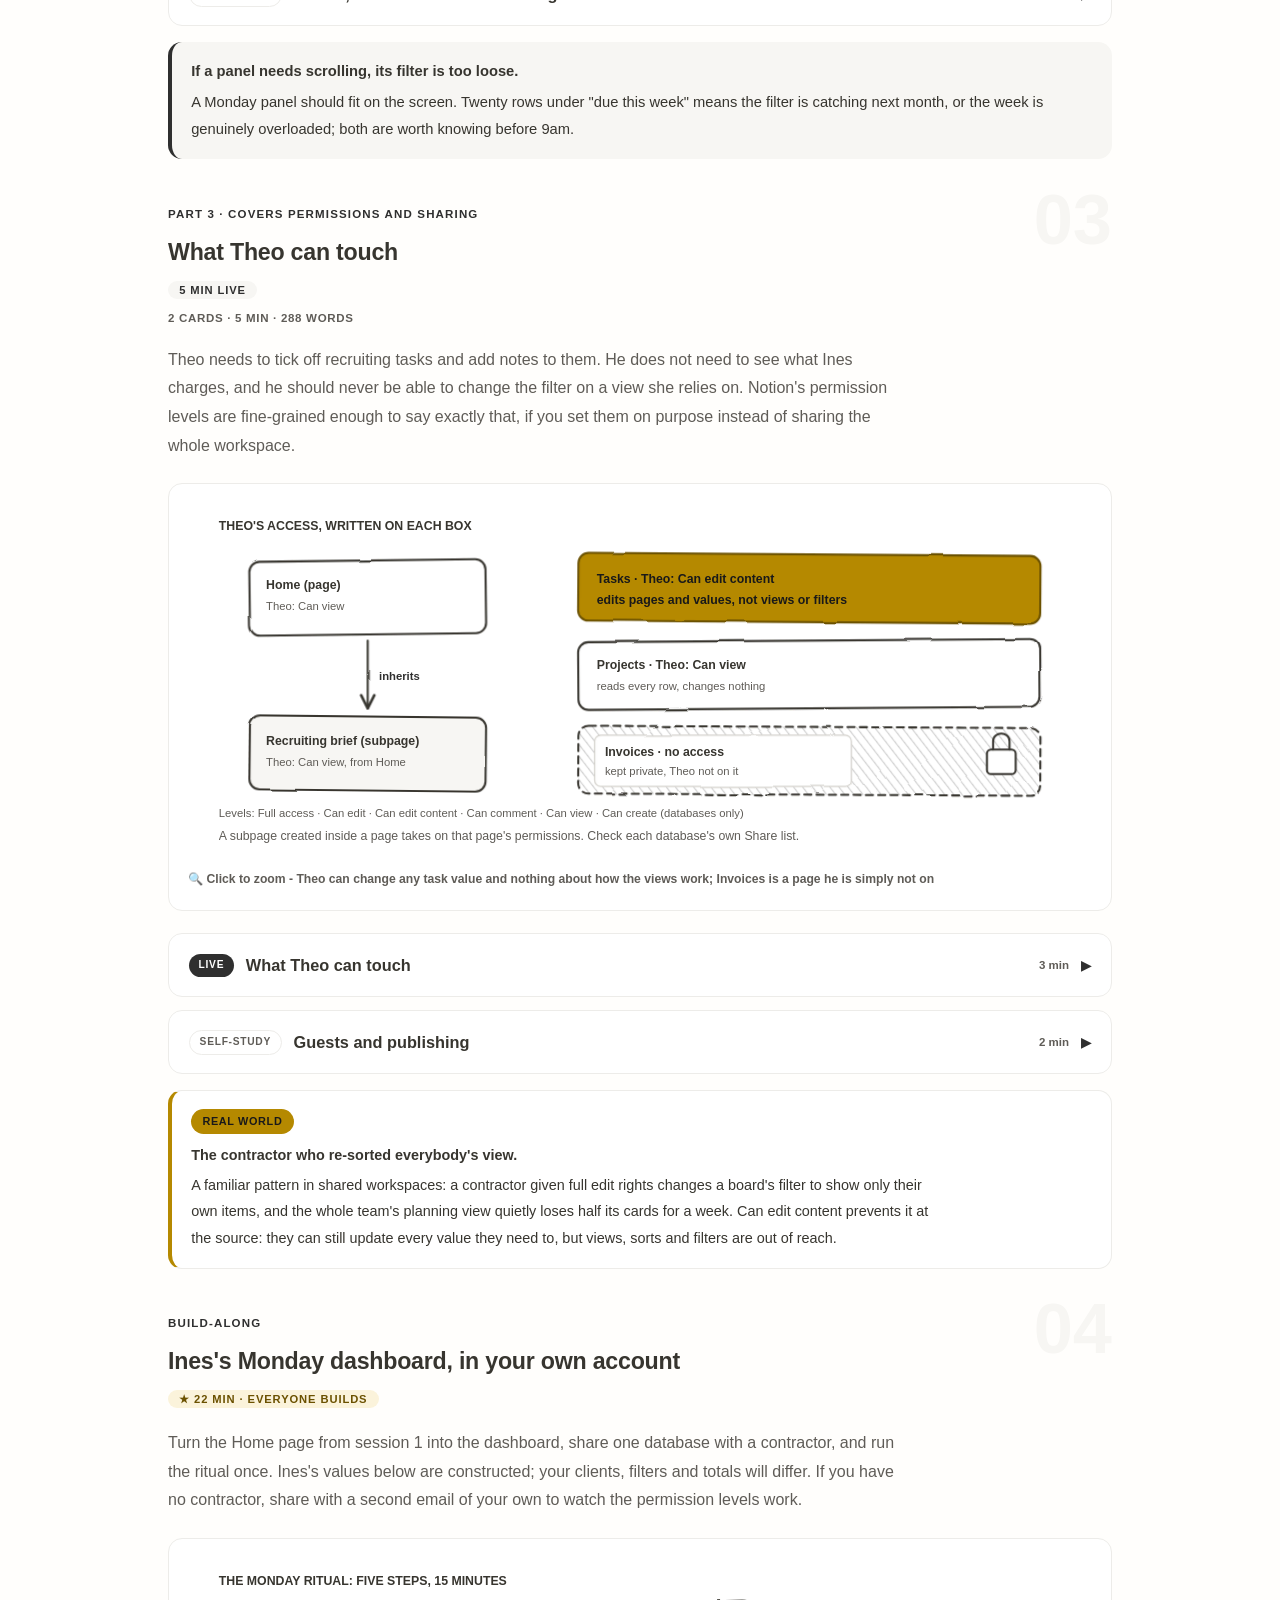
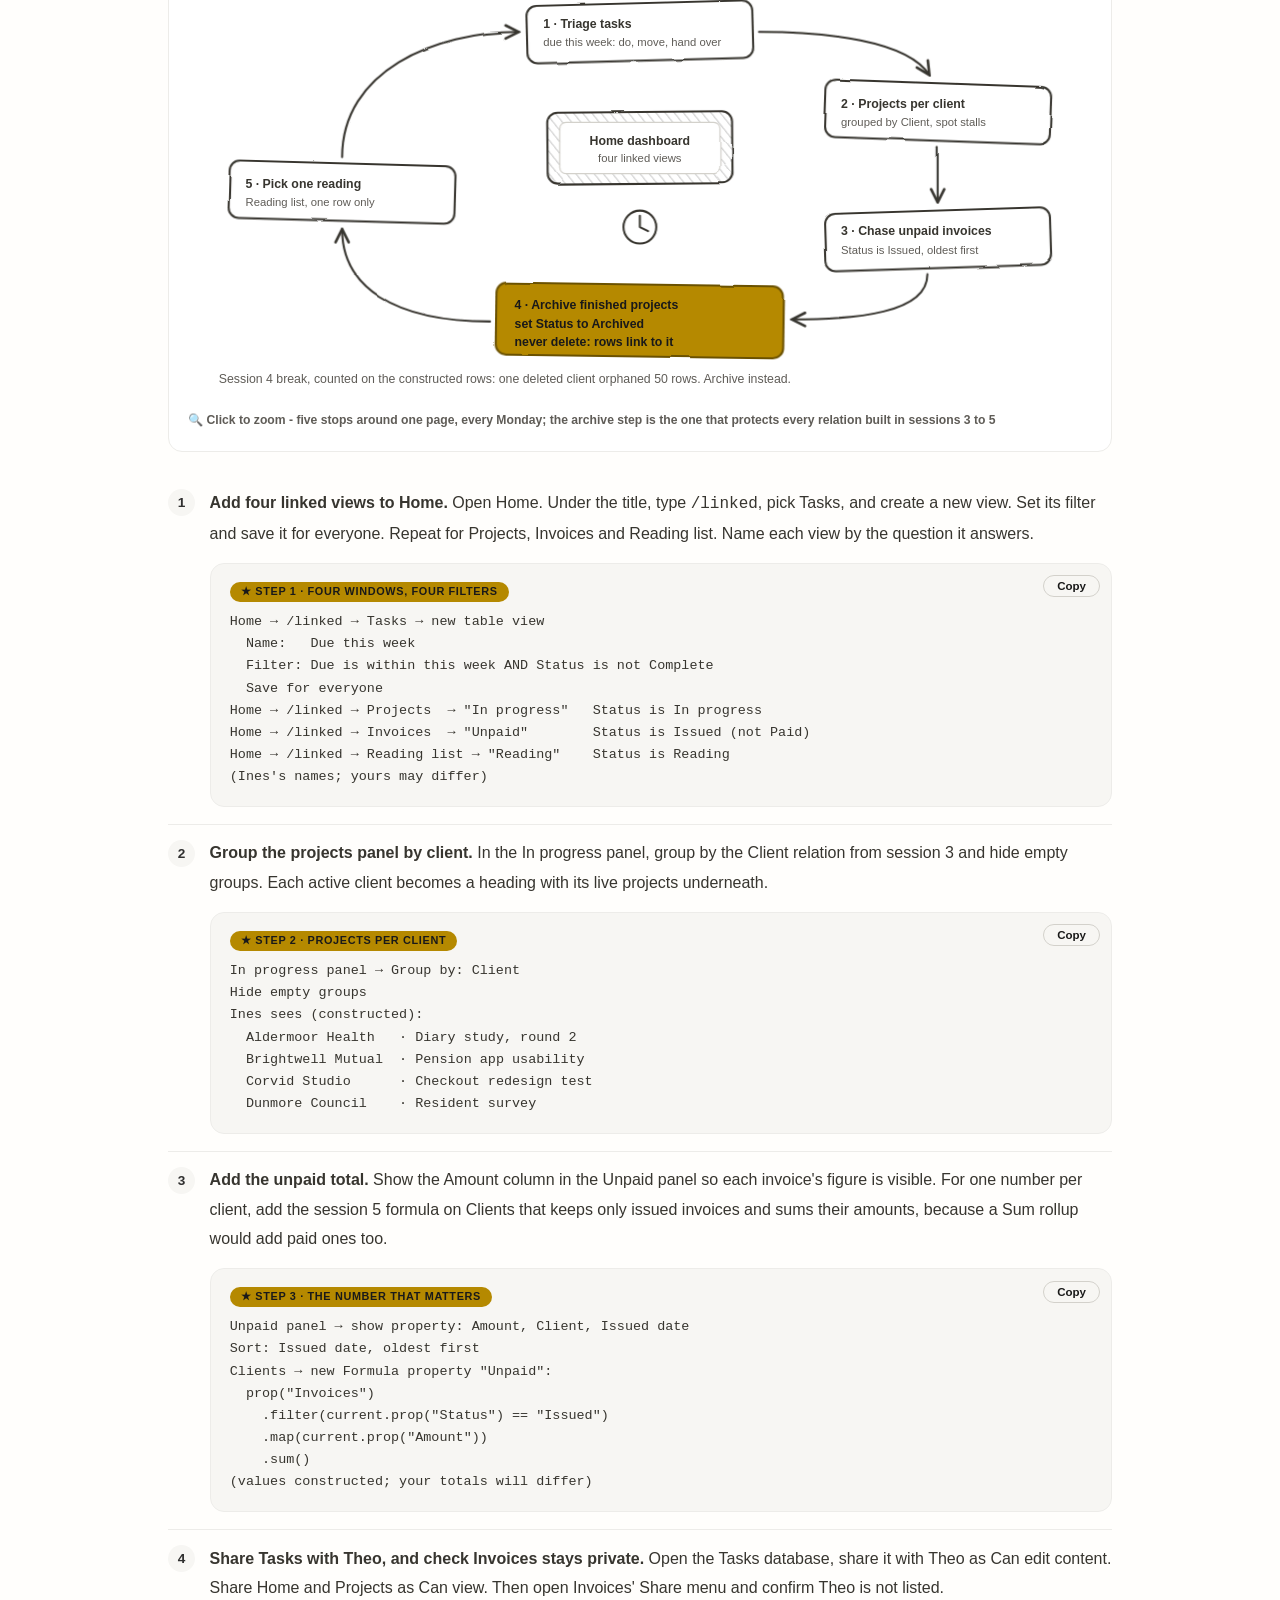
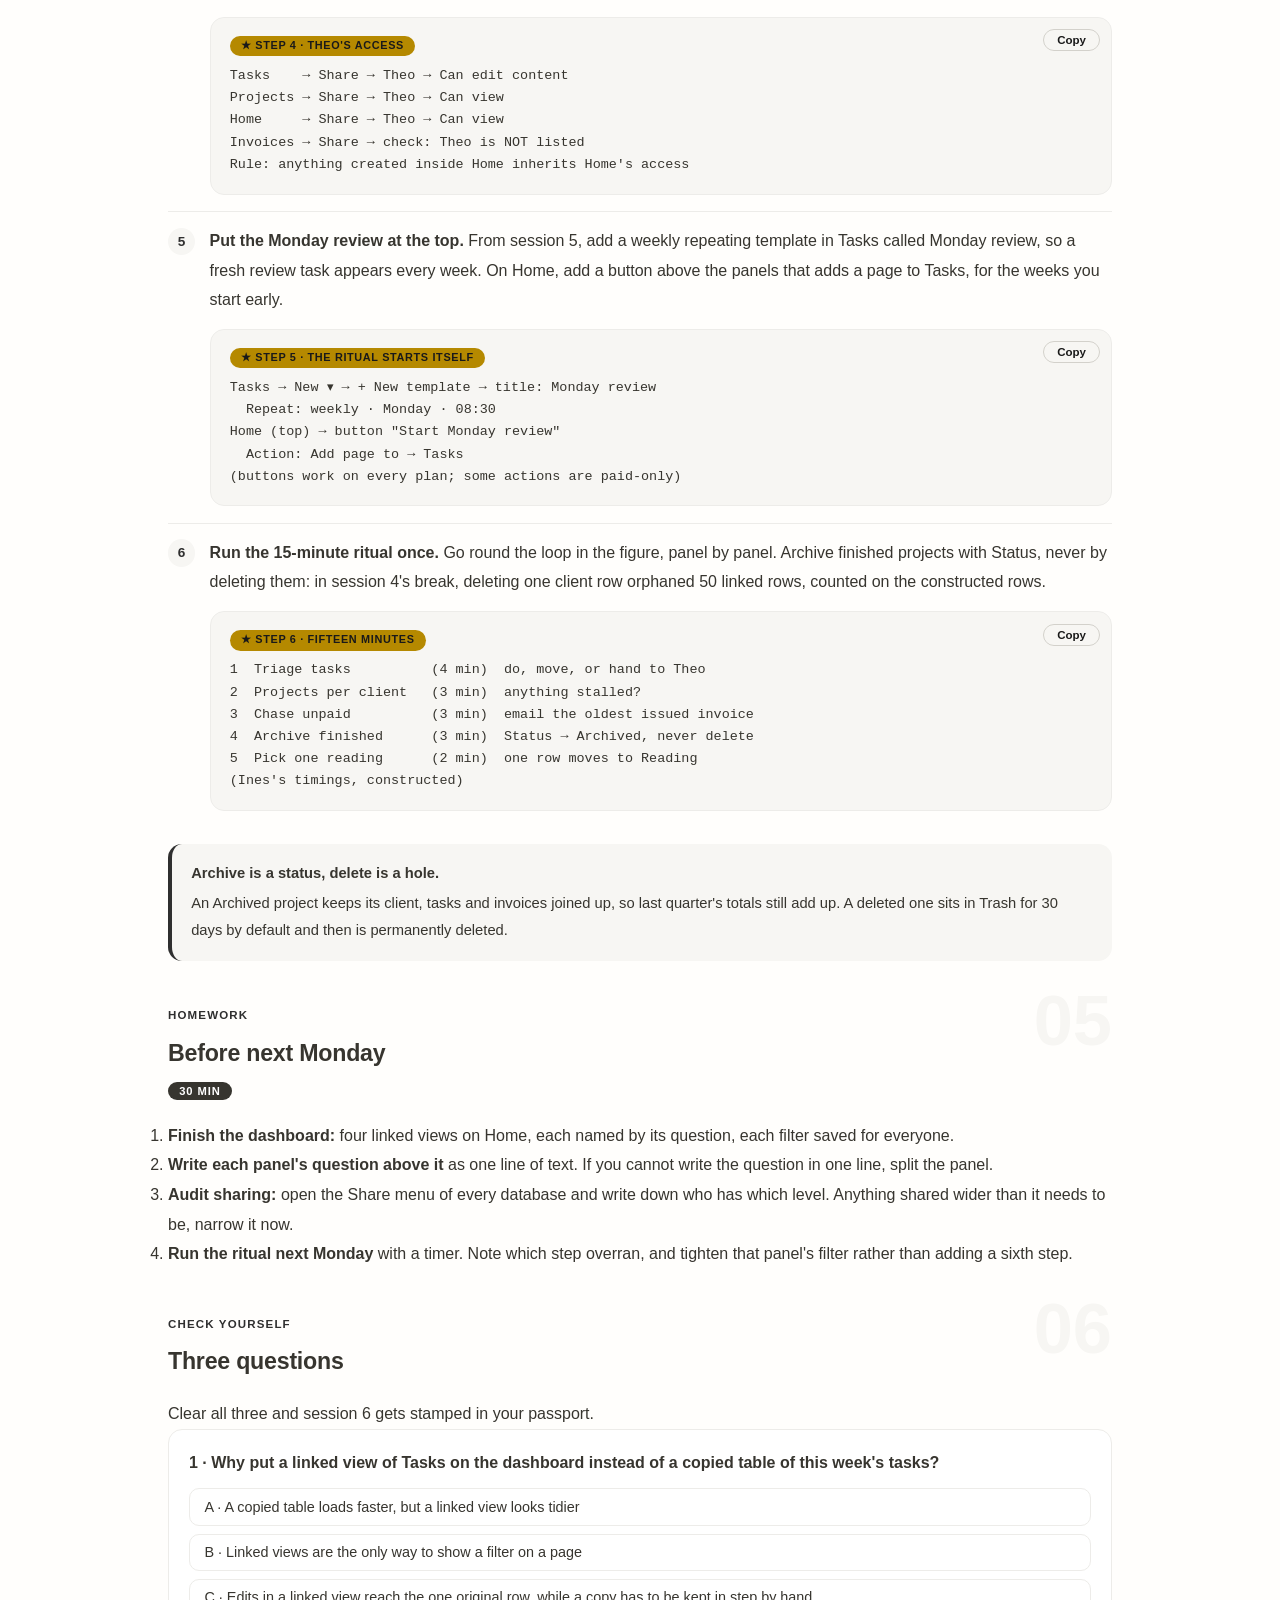
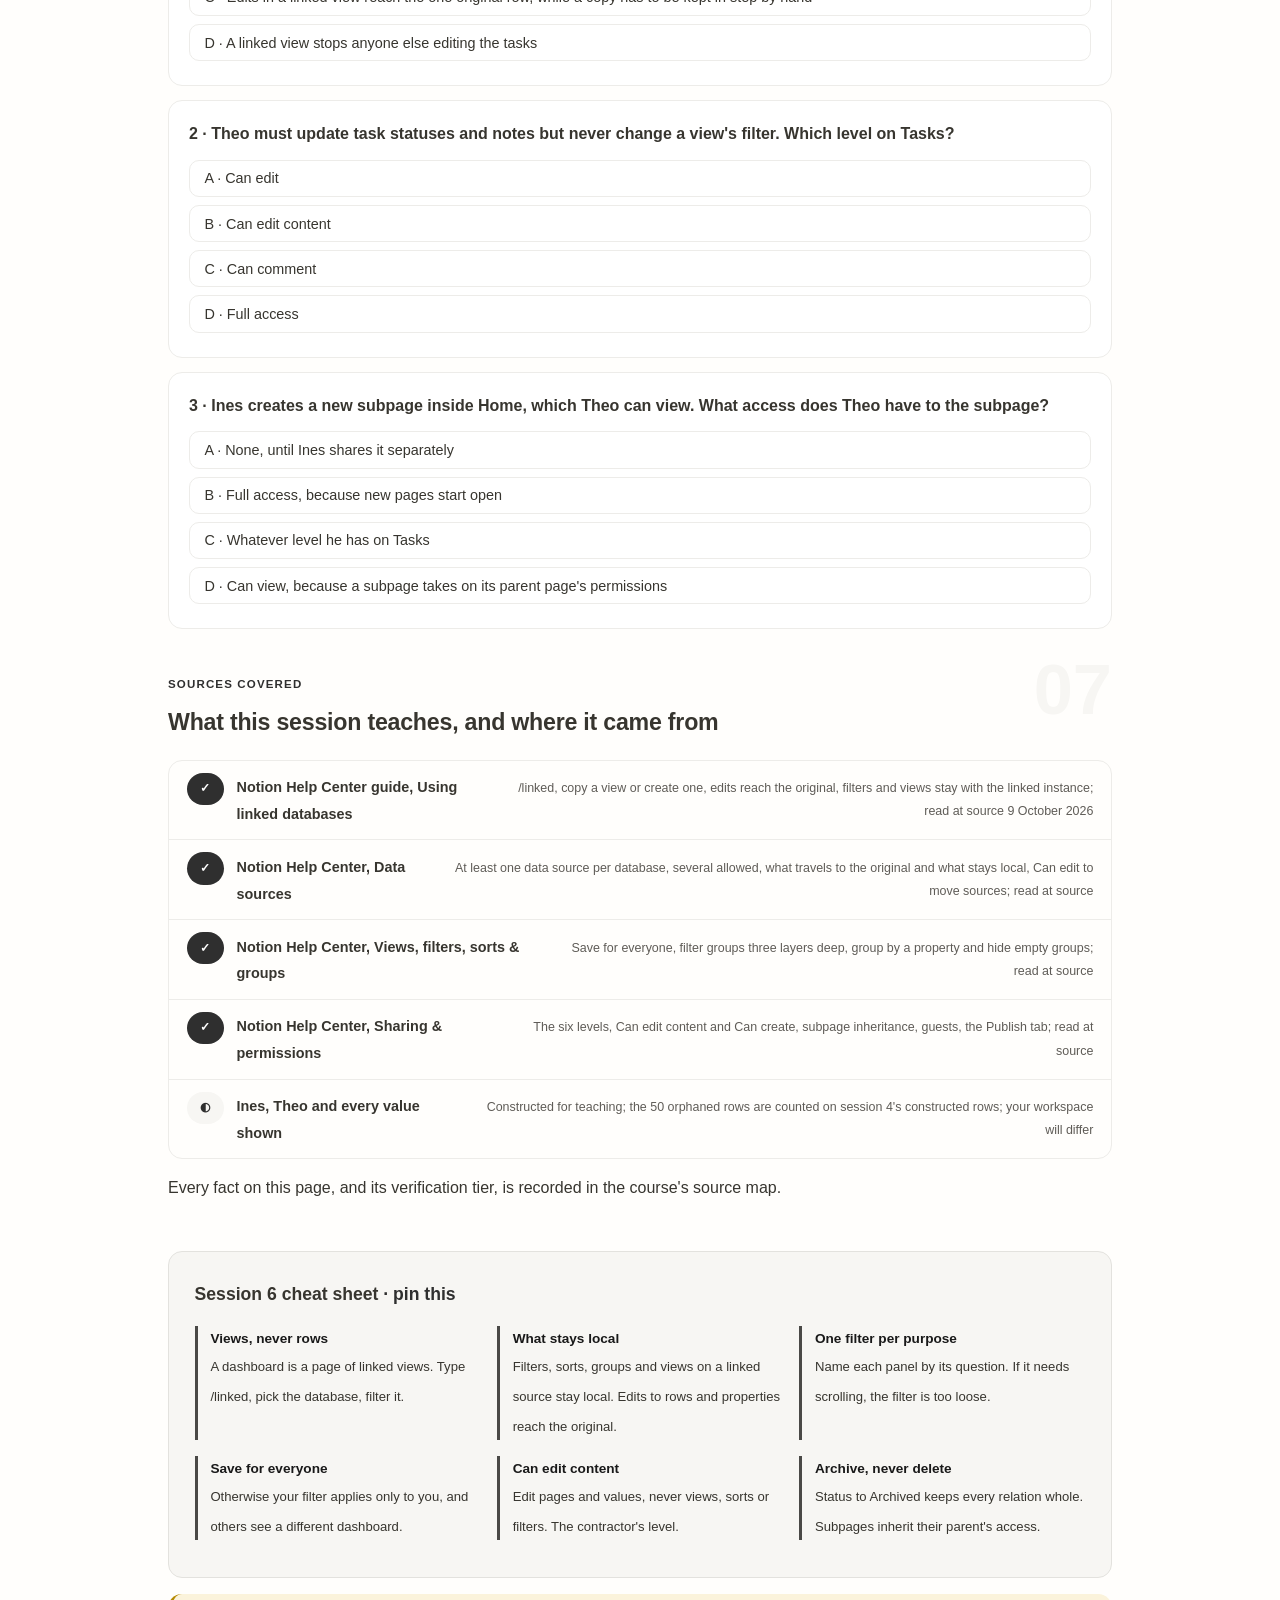
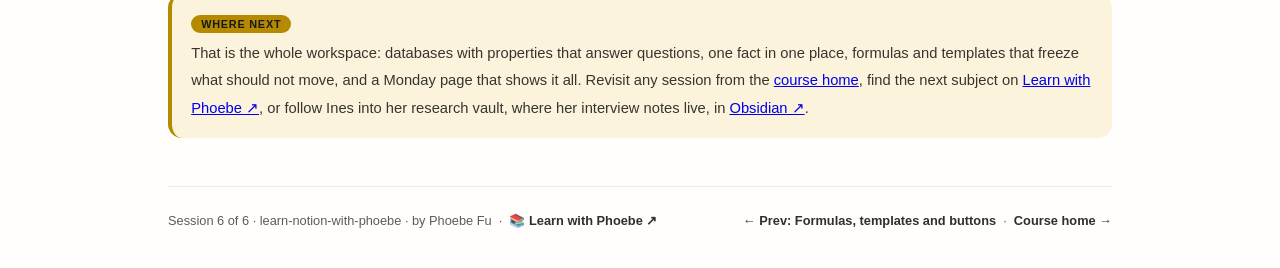
<file: courses/06-the-monday-dashboard.html>
<!DOCTYPE html>
<html lang="en">
<head>
<meta charset="UTF-8">
<meta name="viewport" content="width=device-width, initial-scale=1.0">
<!-- social:start -->
<meta name="description" content="Session 6 of 6. A Monday dashboard built from linked views that hold filters and never rows, four questions answered by four filters, permissions that let a contractor edit task values without touching views, and a 15-minute weekly ritual on one constructed consultant's workspace.">
<meta property="og:type" content="article">
<meta property="og:site_name" content="Learn with Phoebe">
<meta property="og:title" content="The weekly dashboard you open every Monday - learn notion with phoebe">
<meta property="og:description" content="Session 6 of 6. Linked views, one filter per purpose, Can edit content for a contractor, and a 15-minute Monday ritual.">
<meta property="og:url" content="https://phoebefu6.github.io/learn-notion-with-phoebe/courses/06-the-monday-dashboard.html">
<meta property="og:image" content="https://phoebefu6.github.io/learn-notion-with-phoebe/assets/og-cover.png">
<meta property="og:image:width" content="1200">
<meta property="og:image:height" content="630">
<meta name="twitter:card" content="summary_large_image">
<meta name="twitter:title" content="The weekly dashboard you open every Monday - learn notion with phoebe">
<meta name="twitter:description" content="Session 6 of 6. Linked views, permissions and a weekly ritual, on one constructed workspace.">
<meta name="twitter:image" content="https://phoebefu6.github.io/learn-notion-with-phoebe/assets/og-cover.png">
<!-- social:end -->
<title>Session 6 · The weekly dashboard you open every Monday - learn notion with phoebe</title>
<link rel="stylesheet" href="../assets/style.css?v=21">
</head>
<body>

<div class="toolbar">
  <div class="wrap">
    <span class="crumb"><a href="../index.html">learn-notion-with-phoebe</a> / Session 6 of 6</span>
    <button class="btn" id="toggle-all" type="button">Expand all</button>
    <button class="btn primary" id="zoom-toggle" type="button">Projector zoom: off</button>
  </div>
</div>

<header class="masthead">
  <div class="wrap">
    <div class="eyebrow">Learn Notion with Phoebe · Session 6 of 6</div>
    <h1>The weekly <span class="accent">dashboard</span> you open every Monday</h1>
    <p class="sub">Five sessions built the databases. Tonight they get a front door: one page that answers the four questions a freelancer asks on a Monday morning, built from linked views that hold filters and never rows. Then we decide exactly what the contractor can touch, and run a 15-minute ritual that keeps the whole workspace honest without deleting anything.</p>
    <div class="chip-row">
      <span class="chip level">🟠 Deeper</span>
      <span class="chip audience">Anyone who finished sessions 1 to 5</span>
      <span class="chip audience">Your own workspace open in a browser</span>
      <span class="chip time">45 min</span>
    </div>
    <div class="agenda">
      <span class="a1" style="flex:1">0-3 · Welcome</span>
      <span class="a2" style="flex:4">3-18 · Linked views, filters, permissions</span>
      <span class="a3" style="flex:5">18-40 · Build-along: the Monday dashboard</span>
      <span class="a4" style="flex:1">40-45 · Q&amp;A</span>
    </div>
  </div>
</header>

<main class="wrap">

  <section class="section" id="intro">
    <div class="section-kicker">
      <span class="klabel">Part 0</span>
      <h2>Where we start</h2>
    </div>
    <p class="lede">Ines is still constructed: an invented freelance user-research consultant with four active clients and one part-time contractor, Theo, who recruits participants and takes notes. Her Clients, Projects, Tasks, Invoices and Reading list databases are related, rolled up and templated; what she lacks is one place to look on Monday morning, and a clear answer to what Theo is allowed to change.</p>

    <div class="legend">
      <span class="pill">🎫 Clear all three quiz questions to stamp your passport</span>
      <span class="pill">Live = presented in the 45 minutes</span>
      <span class="pill">Self-study = the full depth, after class</span>
      <span class="pill">★ Build-along = build it yourself</span>
    </div>

    <div class="callout win">
      <p><strong>★ What you walk out with tonight.</strong> A Home page turned into a Monday dashboard of four linked views, each with one saved filter; projects grouped by client; an unpaid total you trust; Theo given Can edit content on Tasks while Invoices stays private; and a 15-minute weekly ritual you have already run once.</p>
    </div>
  </section>

  <section class="section" id="part-1">
    <div class="section-kicker">
      <span class="klabel">Part 1 · covers linked views</span>
      <h2>A dashboard holds views, never rows</h2>
      <span class="tag concept">5 min live</span>
    </div>
    <p class="lede">A dashboard is a page, and session 1 promised it would stay one. What sits on it are windows into databases that live elsewhere. Notion calls them linked databases: you type <code>/linked</code>, pick a database, and get a view of its rows. Edit a row through the window and the original changes, because there is only one row.</p>

    <figure class="zoomable">
      <svg viewBox="0 0 880 344" xmlns="http://www.w3.org/2000/svg" role="img" aria-label="Ines's Home page drawn as a dashboard holding four linked-view panels: Tasks due this week, Projects in progress, Invoices unpaid and Reading list in progress. A dashed arrow runs from each panel down to its single source database: Tasks, Projects, Invoices and Reading list. The Invoices unpaid panel is highlighted. No panel holds rows of its own.">
        <defs>
          <filter id="n6aSk" x="-3%" y="-3%" width="106%" height="106%"><feTurbulence type="fractalNoise" baseFrequency="0.02" numOctaves="2" seed="61" result="n"/><feDisplacementMap in="SourceGraphic" in2="n" scale="2.4" xChannelSelector="R" yChannelSelector="G"/></filter>
          <pattern id="n6aHc" patternUnits="userSpaceOnUse" width="7" height="7" patternTransform="rotate(-38)"><line x1="0" y1="0" x2="0" y2="7" stroke="#2F2F2F" stroke-width="1" opacity=".5"/></pattern>
          <marker id="n6aAr" viewBox="0 0 10 10" refX="9" refY="5" markerWidth="8" markerHeight="8" orient="auto"><path d="M1 1 L9 5 L1 9" fill="none" stroke="#37352F" stroke-width="1.6" stroke-linecap="round"/></marker>
        </defs>
        <style>
          .n6aH { font: 800 12px Inter, sans-serif; fill: #37352F; }
          .n6aL { font: 600 12px Inter, sans-serif; fill: #37352F; }
          .n6aS { font: 400 11px Inter, sans-serif; fill: #5F5C57; }
          .n6aA { font: 700 11px Inter, sans-serif; fill: #2F2F2F; }
          .n6aN { font: 400 12px Inter, sans-serif; fill: #5F5C57; }
          .n6aK { font: 800 12px Inter, sans-serif; fill: #191919; }
        </style>

        <text class="n6aH" x="30" y="26">HOME: FOUR WINDOWS, FOUR SOURCES</text>

        <g filter="url(#n6aSk)" fill="none" stroke="#37352F" stroke-width="2" stroke-linecap="round" stroke-linejoin="round">
          <rect x="796" y="10" width="40" height="28" rx="4" transform="rotate(-3 816 24)" fill="#FFFFFF"/>
          <path d="M804 8 L804 14 M828 8 L828 14"/>
          <rect x="40" y="46" width="800" height="146" rx="10" transform="rotate(0.3 440 119)" fill="#F7F6F3"/>
          <rect x="56" y="78" width="180" height="98" rx="8" transform="rotate(-0.6 146 127)" fill="#FFFFFF"/>
          <rect x="252" y="78" width="180" height="98" rx="8" transform="rotate(0.5 342 127)" fill="#FFFFFF"/>
          <rect x="448" y="78" width="180" height="98" rx="8" transform="rotate(-0.4 538 127)" fill="#B58900" stroke="#6B5100"/>
          <rect x="644" y="78" width="180" height="98" rx="8" transform="rotate(0.6 734 127)" fill="#FFFFFF"/>
          <path d="M68 152 L224 152 M68 164 L224 164 M264 152 L420 152 M264 164 L420 164 M656 152 L812 152 M656 164 L812 164" stroke="#D3D1CB" stroke-width="1.2"/>
          <path d="M460 152 L616 152 M460 164 L616 164" stroke="#6B5100" stroke-width="1.2"/>
          <path d="M146 198 L146 234" stroke-dasharray="5 5" marker-end="url(#n6aAr)"/>
          <path d="M342 198 L342 234" stroke-dasharray="5 5" marker-end="url(#n6aAr)"/>
          <path d="M538 198 L538 234" stroke-dasharray="5 5" marker-end="url(#n6aAr)"/>
          <path d="M734 198 L734 234" stroke-dasharray="5 5" marker-end="url(#n6aAr)"/>
          <rect x="56" y="240" width="180" height="52" rx="8" transform="rotate(0.5 146 266)" fill="#FFFFFF"/>
          <rect x="252" y="240" width="180" height="52" rx="8" transform="rotate(-0.5 342 266)" fill="#FFFFFF"/>
          <rect x="448" y="240" width="180" height="52" rx="8" transform="rotate(0.4 538 266)" fill="#FFFFFF"/>
          <rect x="644" y="240" width="180" height="52" rx="8" transform="rotate(-0.6 734 266)" fill="#FFFFFF"/>
          <rect x="64" y="248" width="26" height="36" rx="3" fill="url(#n6aHc)"/>
          <rect x="260" y="248" width="26" height="36" rx="3" fill="url(#n6aHc)"/>
          <rect x="456" y="248" width="26" height="36" rx="3" fill="url(#n6aHc)"/>
          <rect x="652" y="248" width="26" height="36" rx="3" fill="url(#n6aHc)"/>
        </g>

        <text class="n6aA" x="816" y="30" text-anchor="middle">MON</text>
        <text class="n6aL" x="58" y="66">Home · a page holding four linked views</text>

        <text class="n6aL" x="68" y="100">Tasks due this week</text>
        <text class="n6aS" x="68" y="120">linked view of Tasks</text>
        <text class="n6aS" x="68" y="138">filter: due, not done</text>
        <text class="n6aL" x="264" y="100">Projects in progress</text>
        <text class="n6aS" x="264" y="120">linked view of Projects</text>
        <text class="n6aS" x="264" y="138">grouped by Client</text>
        <text class="n6aK" x="460" y="100">Invoices unpaid</text>
        <text class="n6aK" x="460" y="120">view of Invoices</text>
        <text class="n6aK" x="460" y="138">Status is Issued</text>
        <text class="n6aL" x="656" y="100">Reading: in progress</text>
        <text class="n6aS" x="656" y="120">linked view of Reading</text>
        <text class="n6aS" x="656" y="138">Status is Reading</text>

        <text class="n6aL" x="100" y="264">Tasks</text>
        <text class="n6aS" x="100" y="281">the rows live here</text>
        <text class="n6aL" x="296" y="264">Projects</text>
        <text class="n6aS" x="296" y="281">the rows live here</text>
        <text class="n6aL" x="492" y="264">Invoices</text>
        <text class="n6aS" x="492" y="281">the rows live here</text>
        <text class="n6aL" x="688" y="264">Reading list</text>
        <text class="n6aS" x="688" y="281">the rows live here</text>

        <text class="n6aN" x="30" y="322">Each panel keeps its own filter. Edit a row inside a panel and the source database changes. Constructed.</text>
      </svg>
      <figcaption>🔍 Click to zoom - four windows on one page, every row still living once in its own database; the unpaid panel is the one that costs money when it is wrong</figcaption>
    </figure>

    <details class="card" open>
      <summary><span class="mode live">Live</span>A dashboard holds views, never rows<span class="mini">3 min</span><span class="caret">▶</span></summary>
      <div class="body">
        <p>Notion's linked databases guide gives the move in three steps: type <code>/linked</code> on the page, pick the database, then copy one of its existing views or create a new one. From then on, edits you make in the linked view appear in the original. The guide also draws the line that makes dashboards safe: "filters and views only apply to the linked instance".</p>
        <p>So Ines can filter her Home copy of Tasks down to this week without touching the board she uses for planning, or the table Theo works from. Change a status in the Home panel and the task is done everywhere, because the panel never held a task. It held a question.</p>
      </div>
    </details>

    <details class="card">
      <summary><span class="mode self">Self-study</span>Linked data sources and what travels<span class="mini">3 min</span><span class="caret">▶</span></summary>
      <div class="body">
        <p>The data sources help page adds the vocabulary under the hood. "Every database is made up of at least one data source", and a database can contain several. When you link a data source into another place, edits to its title, its properties or its pages are reflected in the original. Views, filters, sorts and groups you create on the linked source stay local and do not change the original's views.</p>
        <p>Two practical consequences. If you rename a property from inside a linked view, you renamed it for everyone. And only people with Can edit access can move data sources, which matters in Part 3: the contractor you trust with task values should not be the person who can relocate the database they live in.</p>
      </div>
    </details>

    <div class="callout example">
      <span class="ex-pill">Real world</span>
      <p><strong>The status report that someone re-types every Friday.</strong> A familiar pattern in shared workspaces: a "Weekly status" page where one person copies open tasks and overdue items in from three databases by hand. It is out of date by Monday lunchtime, and nobody can tell which line is stale. Replace each pasted block with a linked view and its filter, and the report is never re-typed again: it is just right whenever someone opens it.</p>
    </div>
  </section>

  <section class="section" id="part-2">
    <div class="section-kicker">
      <span class="klabel">Part 2 · covers the four questions a Monday dashboard answers</span>
      <h2>One filter per purpose</h2>
      <span class="tag concept">5 min live</span>
    </div>
    <p class="lede">A dashboard fails in one of two ways: it shows everything, so nobody reads it, or it shows a clever mix nobody can explain. The cure is the same for both. Write down the question each panel answers, then give that panel exactly the filter the question needs, and nothing more.</p>

    <figure class="zoomable">
      <svg viewBox="0 0 880 368" xmlns="http://www.w3.org/2000/svg" role="img" aria-label="Four panels as small multiples, each with its filter expression and the question it answers. Tasks due this week: Due within this week AND Status is not Complete, answering what must I do. Projects in progress: Status is In progress, grouped by Client, answering what is live for each client. Invoices unpaid, highlighted: Status is Issued and not Paid, with a Sum of Amount, answering who owes me and how much. Reading list: Status is Reading, answering what am I reading.">
        <defs>
          <filter id="n6bSk" x="-3%" y="-3%" width="106%" height="106%"><feTurbulence type="fractalNoise" baseFrequency="0.02" numOctaves="2" seed="67" result="n"/><feDisplacementMap in="SourceGraphic" in2="n" scale="2.4" xChannelSelector="R" yChannelSelector="G"/></filter>
          <pattern id="n6bHc" patternUnits="userSpaceOnUse" width="7" height="7" patternTransform="rotate(-38)"><line x1="0" y1="0" x2="0" y2="7" stroke="#2F2F2F" stroke-width="1" opacity=".5"/></pattern>
          <marker id="n6bAr" viewBox="0 0 10 10" refX="9" refY="5" markerWidth="8" markerHeight="8" orient="auto"><path d="M1 1 L9 5 L1 9" fill="none" stroke="#37352F" stroke-width="1.6" stroke-linecap="round"/></marker>
        </defs>
        <style>
          .n6bH { font: 800 12px Inter, sans-serif; fill: #37352F; }
          .n6bL { font: 600 12px Inter, sans-serif; fill: #37352F; }
          .n6bS { font: 400 11px Inter, sans-serif; fill: #5F5C57; }
          .n6bA { font: 700 11px Inter, sans-serif; fill: #2F2F2F; }
          .n6bN { font: 400 12px Inter, sans-serif; fill: #5F5C57; }
          .n6bK { font: 800 12px Inter, sans-serif; fill: #191919; }
        </style>

        <text class="n6bH" x="30" y="26">FOUR QUESTIONS, FOUR FILTERS</text>

        <g filter="url(#n6bSk)" fill="none" stroke="#37352F" stroke-width="2" stroke-linecap="round" stroke-linejoin="round">
          <path d="M800 10 L840 10 L826 24 L826 36 L814 40 L814 24 Z" fill="#F7F6F3"/>
          <rect x="40" y="48" width="390" height="130" rx="10" transform="rotate(-0.5 235 113)" fill="#FFFFFF"/>
          <rect x="450" y="48" width="390" height="130" rx="10" transform="rotate(0.5 645 113)" fill="#FFFFFF"/>
          <rect x="40" y="196" width="390" height="130" rx="10" transform="rotate(0.4 235 261)" fill="#B58900" stroke="#6B5100"/>
          <rect x="450" y="196" width="390" height="130" rx="10" transform="rotate(-0.4 645 261)" fill="#FFFFFF"/>
          <path d="M56 136 L414 136 M466 136 L824 136 M466 284 L824 284" stroke="#D3D1CB" stroke-width="1.2"/>
          <path d="M56 284 L414 284" stroke="#6B5100" stroke-width="1.2"/>
        </g>

        <text class="n6bL" x="58" y="74">Tasks due this week</text>
        <text class="n6bA" x="58" y="98">Due is within this week</text>
        <text class="n6bA" x="58" y="116">AND Status is not Complete</text>
        <text class="n6bS" x="58" y="158">answers: what must I do before Friday?</text>

        <text class="n6bL" x="468" y="74">Projects in progress</text>
        <text class="n6bA" x="468" y="98">Status is In progress</text>
        <text class="n6bA" x="468" y="116">group by: Client (the relation)</text>
        <text class="n6bS" x="468" y="158">answers: what is live for each client?</text>

        <text class="n6bK" x="58" y="222">Invoices unpaid</text>
        <text class="n6bK" x="58" y="246">Status is Issued, not Paid</text>
        <text class="n6bK" x="58" y="264">total: Sum of Amount</text>
        <text class="n6bK" x="58" y="306">answers: who owes me, and how much?</text>

        <text class="n6bL" x="468" y="222">Reading list</text>
        <text class="n6bA" x="468" y="246">Status is Reading</text>
        <text class="n6bA" x="468" y="264">one row is plenty</text>
        <text class="n6bS" x="468" y="306">answers: what am I reading this week?</text>

        <text class="n6bN" x="30" y="350">Filter groups mix AND and OR up to three layers deep. One purpose per panel keeps every filter short.</text>
      </svg>
      <figcaption>🔍 Click to zoom - each panel is one question with one filter; the unpaid filter is the one worth checking twice, because a loose version hides money</figcaption>
    </figure>

    <details class="card">
      <summary><span class="mode live">Live</span>One filter per purpose<span class="mini">3 min</span><span class="caret">▶</span></summary>
      <div class="body">
        <p><strong>What is due this week?</strong> Tasks, Due within this week AND Status not Complete. Status groups its tags into To-do, In progress and Complete, so "not Complete" catches every unfinished state in one condition. <strong>What is in progress for each client?</strong> Projects, Status is In progress, grouped by the Client relation from session 3, so each client becomes a heading with its live projects under it. <strong>What is unpaid, and how much?</strong> Invoices, Status is Issued and not Paid, with the amount totalled. <strong>What am I reading?</strong> Reading list, Status is Reading.</p>
        <p>Advanced filters combine AND and OR in filter groups, nested up to three layers deep, but a Monday panel rarely needs more than two conditions. Filter and sort changes apply only to you unless you choose "Save for everyone". Theo will open Home too, so save each panel's filter for everyone; otherwise he sees a different dashboard from the one you designed.</p>
        <p>For the unpaid total: the help pages read for this session record Sum as a rollup calculation on number properties. A rollup cannot filter, so a per-client Sum adds paid and unpaid together. For an unpaid-only number on Clients, use the session 5 formula pattern, which can reach into related rows, keep the issued ones and add their amounts.</p>
      </div>
    </details>

    <details class="card">
      <summary><span class="mode self">Self-study</span>Charts, and when a table is enough<span class="mini">2 min</span><span class="caret">▶</span></summary>
      <div class="body">
        <p>Chart is one of the view types Notion's databases page names, alongside table, board, list, calendar, gallery and timeline. That is all the help pages read for this session record about charts; settings and chart types beyond the name are not covered here, so check the current help page before you build one.</p>
        <p>The practical rule does not depend on the feature list. When the reader needs an exact number, such as which invoice and how much, a table is the right view: a chart answers "is this going up?", a table answers "who do I email?". Monday morning is mostly the second question.</p>
      </div>
    </details>

    <div class="callout tip">
      <p><strong>If a panel needs scrolling, its filter is too loose.</strong> A Monday panel should fit on the screen. Twenty rows under "due this week" means the filter is catching next month, or the week is genuinely overloaded; both are worth knowing before 9am.</p>
    </div>
  </section>

  <section class="section" id="part-3">
    <div class="section-kicker">
      <span class="klabel">Part 3 · covers permissions and sharing</span>
      <h2>What Theo can touch</h2>
      <span class="tag concept">5 min live</span>
    </div>
    <p class="lede">Theo needs to tick off recruiting tasks and add notes to them. He does not need to see what Ines charges, and he should never be able to change the filter on a view she relies on. Notion's permission levels are fine-grained enough to say exactly that, if you set them on purpose instead of sharing the whole workspace.</p>

    <figure class="zoomable">
      <svg viewBox="0 0 880 346" xmlns="http://www.w3.org/2000/svg" role="img" aria-label="A permissions map of Ines's workspace with Theo's access written on each box. Home: Can view. A subpage created inside Home inherits Can view, shown by an arrow from Home. Tasks database: Can edit content, highlighted, meaning he can edit pages and values but not views, sorts or filters. Projects: Can view. Invoices: no access, kept private, with a padlock. The six permission levels are listed underneath.">
        <defs>
          <filter id="n6cSk" x="-3%" y="-3%" width="106%" height="106%"><feTurbulence type="fractalNoise" baseFrequency="0.02" numOctaves="2" seed="71" result="n"/><feDisplacementMap in="SourceGraphic" in2="n" scale="2.4" xChannelSelector="R" yChannelSelector="G"/></filter>
          <pattern id="n6cHc" patternUnits="userSpaceOnUse" width="7" height="7" patternTransform="rotate(-38)"><line x1="0" y1="0" x2="0" y2="7" stroke="#2F2F2F" stroke-width="1" opacity=".5"/></pattern>
          <marker id="n6cAr" viewBox="0 0 10 10" refX="9" refY="5" markerWidth="8" markerHeight="8" orient="auto"><path d="M1 1 L9 5 L1 9" fill="none" stroke="#37352F" stroke-width="1.6" stroke-linecap="round"/></marker>
        </defs>
        <style>
          .n6cH { font: 800 12px Inter, sans-serif; fill: #37352F; }
          .n6cL { font: 600 12px Inter, sans-serif; fill: #37352F; }
          .n6cS { font: 400 11px Inter, sans-serif; fill: #5F5C57; }
          .n6cA { font: 700 11px Inter, sans-serif; fill: #2F2F2F; }
          .n6cN { font: 400 12px Inter, sans-serif; fill: #5F5C57; }
          .n6cK { font: 800 12px Inter, sans-serif; fill: #191919; }
        </style>

        <text class="n6cH" x="30" y="26">THEO'S ACCESS, WRITTEN ON EACH BOX</text>

        <g filter="url(#n6cSk)" fill="none" stroke="#37352F" stroke-width="2" stroke-linecap="round" stroke-linejoin="round">
          <rect x="60" y="56" width="230" height="72" rx="10" transform="rotate(-0.7 175 92)" fill="#FFFFFF"/>
          <path d="M175 134 L175 200" marker-end="url(#n6cAr)"/>
          <rect x="60" y="208" width="230" height="72" rx="10" transform="rotate(0.6 175 244)" fill="#F7F6F3"/>
          <rect x="380" y="50" width="450" height="66" rx="10" transform="rotate(0.4 605 83)" fill="#B58900" stroke="#6B5100"/>
          <rect x="380" y="134" width="450" height="66" rx="10" transform="rotate(-0.4 605 167)" fill="#FFFFFF"/>
          <rect x="380" y="218" width="450" height="66" rx="10" transform="rotate(0.3 605 251)" fill="url(#n6cHc)" stroke-dasharray="7 5"/>
          <rect x="396" y="226" width="250" height="50" rx="6" fill="#FFFFFF" stroke="#D3D1CB" stroke-width="1.2"/>
          <rect x="778" y="240" width="28" height="24" rx="4" fill="#FFFFFF"/>
          <path d="M784 240 L784 232 C784 222 800 222 800 232 L800 240"/>
        </g>

        <text class="n6cL" x="76" y="84">Home (page)</text>
        <text class="n6cS" x="76" y="104">Theo: Can view</text>
        <text class="n6cA" x="186" y="172">inherits</text>
        <text class="n6cL" x="76" y="236">Recruiting brief (subpage)</text>
        <text class="n6cS" x="76" y="256">Theo: Can view, from Home</text>

        <text class="n6cK" x="398" y="78">Tasks · Theo: Can edit content</text>
        <text class="n6cK" x="398" y="98">edits pages and values, not views or filters</text>
        <text class="n6cL" x="398" y="162">Projects · Theo: Can view</text>
        <text class="n6cS" x="398" y="182">reads every row, changes nothing</text>
        <text class="n6cL" x="406" y="246">Invoices · no access</text>
        <text class="n6cS" x="406" y="265">kept private, Theo not on it</text>

        <text class="n6cS" x="30" y="306">Levels: Full access · Can edit · Can edit content · Can comment · Can view · Can create (databases only)</text>
        <text class="n6cN" x="30" y="328">A subpage created inside a page takes on that page's permissions. Check each database's own Share list.</text>
      </svg>
      <figcaption>🔍 Click to zoom - Theo can change any task value and nothing about how the views work; Invoices is a page he is simply not on</figcaption>
    </figure>

    <details class="card">
      <summary><span class="mode live">Live</span>What Theo can touch<span class="mini">3 min</span><span class="caret">▶</span></summary>
      <div class="body">
        <p>The sharing help page lists the levels: <strong>Full access</strong>, <strong>Can edit</strong>, <strong>Can edit content</strong>, <strong>Can comment</strong> and <strong>Can view</strong>, plus <strong>Can create</strong>, a database-only level that lets someone add pages without seeing anyone else's. The one built for Theo is Can edit content, which applies to databases only: he can create and edit pages and property values, but not the structure, the views, the sorts or the filters.</p>
        <p>So Ines gives Theo Can edit content on Tasks, Can view on Projects and on Home, and nothing on Invoices. Then the inheritance rule, quoted from the page: "When you create a subpage inside of a page, that subpage will take on the permissions of its parent page." A recruiting brief Ines writes inside Home is visible to Theo the moment it exists. Anything private goes outside the pages he can see.</p>
        <p>One gap to respect: the help pages read for this session do not say what a linked view shows to someone with no access to its source database. Do not rely on the Home panel hiding Invoices. Keep the Invoices database itself unshared, and check its Share list, not the dashboard's.</p>
      </div>
    </details>

    <details class="card">
      <summary><span class="mode self">Self-study</span>Guests and publishing<span class="mini">2 min</span><span class="caret">▶</span></summary>
      <div class="body">
        <p>Guests are people outside your workspace; the help page notes they need a Notion account. A freelancer's contractor is often exactly this, which is why Theo is shared into specific pages rather than given the workspace.</p>
        <p>Publishing is a different act from sharing. The Share menu has a Publish tab that puts a page on the web. Never publish a page that holds invoices, rates or client names, and remember that subpages created inside a page start with that page's permissions. If you want to share something public, make a new page for it outside the dashboard.</p>
      </div>
    </details>

    <div class="callout example">
      <span class="ex-pill">Real world</span>
      <p><strong>The contractor who re-sorted everybody's view.</strong> A familiar pattern in shared workspaces: a contractor given full edit rights changes a board's filter to show only their own items, and the whole team's planning view quietly loses half its cards for a week. Can edit content prevents it at the source: they can still update every value they need to, but views, sorts and filters are out of reach.</p>
    </div>
  </section>

  <section class="section" id="demo-1">
    <div class="section-kicker">
      <span class="klabel">Build-along</span>
      <h2>Ines's Monday dashboard, in your own account</h2>
      <span class="tag demo">★ 22 min · everyone builds</span>
    </div>
    <p class="lede">Turn the Home page from session 1 into the dashboard, share one database with a contractor, and run the ritual once. Ines's values below are constructed; your clients, filters and totals will differ. If you have no contractor, share with a second email of your own to watch the permission levels work.</p>

    <figure class="zoomable">
      <svg viewBox="0 0 880 430" xmlns="http://www.w3.org/2000/svg" role="img" aria-label="The Monday ritual as a 15-minute loop of five steps around the Home dashboard: one, triage tasks; two, check projects per client; three, chase unpaid invoices; four, archive finished projects by setting Status to Archived, never deleting, highlighted; five, pick one reading. Arrows run clockwise from step to step.">
        <defs>
          <filter id="n6dSk" x="-3%" y="-3%" width="106%" height="106%"><feTurbulence type="fractalNoise" baseFrequency="0.02" numOctaves="2" seed="73" result="n"/><feDisplacementMap in="SourceGraphic" in2="n" scale="2.4" xChannelSelector="R" yChannelSelector="G"/></filter>
          <pattern id="n6dHc" patternUnits="userSpaceOnUse" width="7" height="7" patternTransform="rotate(-38)"><line x1="0" y1="0" x2="0" y2="7" stroke="#2F2F2F" stroke-width="1" opacity=".5"/></pattern>
          <marker id="n6dAr" viewBox="0 0 10 10" refX="9" refY="5" markerWidth="8" markerHeight="8" orient="auto"><path d="M1 1 L9 5 L1 9" fill="none" stroke="#37352F" stroke-width="1.6" stroke-linecap="round"/></marker>
        </defs>
        <style>
          .n6dH { font: 800 12px Inter, sans-serif; fill: #37352F; }
          .n6dL { font: 600 12px Inter, sans-serif; fill: #37352F; }
          .n6dS { font: 400 11px Inter, sans-serif; fill: #5F5C57; }
          .n6dN { font: 400 12px Inter, sans-serif; fill: #5F5C57; }
          .n6dK { font: 800 12px Inter, sans-serif; fill: #191919; }
        </style>

        <text class="n6dH" x="30" y="26">THE MONDAY RITUAL: FIVE STEPS, 15 MINUTES</text>

        <g filter="url(#n6dSk)" fill="none" stroke="#37352F" stroke-width="2" stroke-linecap="round" stroke-linejoin="round">
          <rect x="350" y="150" width="180" height="70" rx="10" transform="rotate(-0.5 440 185)" fill="url(#n6dHc)"/>
          <rect x="362" y="160" width="156" height="50" rx="6" fill="#FFFFFF" stroke="#D3D1CB" stroke-width="1.2"/>
          <circle cx="440" cy="262" r="16" fill="#FFFFFF"/>
          <path d="M440 262 L440 251 M440 262 L448 266"/>
          <rect x="330" y="44" width="220" height="56" rx="10" transform="rotate(-1.5 440 72)" fill="#FFFFFF"/>
          <rect x="620" y="122" width="220" height="56" rx="10" transform="rotate(2 730 150)" fill="#FFFFFF"/>
          <rect x="620" y="246" width="220" height="56" rx="10" transform="rotate(-1.8 730 274)" fill="#FFFFFF"/>
          <rect x="300" y="318" width="280" height="70" rx="10" transform="rotate(0.8 440 353)" fill="#B58900" stroke="#6B5100"/>
          <rect x="40" y="200" width="220" height="56" rx="10" transform="rotate(1.6 150 228)" fill="#FFFFFF"/>
          <path d="M556 72 C620 72 700 80 722 114" marker-end="url(#n6dAr)"/>
          <path d="M730 184 L730 238" marker-end="url(#n6dAr)"/>
          <path d="M720 308 C720 346 650 352 588 352" marker-end="url(#n6dAr)"/>
          <path d="M294 354 C200 354 150 320 150 264" marker-end="url(#n6dAr)"/>
          <path d="M150 194 C150 110 240 72 322 72" marker-end="url(#n6dAr)"/>
        </g>

        <text class="n6dL" x="440" y="182" text-anchor="middle">Home dashboard</text>
        <text class="n6dS" x="440" y="199" text-anchor="middle">four linked views</text>

        <text class="n6dL" x="346" y="68">1 · Triage tasks</text>
        <text class="n6dS" x="346" y="86">due this week: do, move, hand over</text>
        <text class="n6dL" x="636" y="146">2 · Projects per client</text>
        <text class="n6dS" x="636" y="164">grouped by Client, spot stalls</text>
        <text class="n6dL" x="636" y="270">3 · Chase unpaid invoices</text>
        <text class="n6dS" x="636" y="288">Status is Issued, oldest first</text>
        <text class="n6dK" x="318" y="342">4 · Archive finished projects</text>
        <text class="n6dK" x="318" y="360">set Status to Archived</text>
        <text class="n6dK" x="318" y="378">never delete: rows link to it</text>
        <text class="n6dL" x="56" y="224">5 · Pick one reading</text>
        <text class="n6dS" x="56" y="242">Reading list, one row only</text>

        <text class="n6dN" x="30" y="414">Session 4 break, counted on the constructed rows: one deleted client orphaned 50 rows. Archive instead.</text>
      </svg>
      <figcaption>🔍 Click to zoom - five stops around one page, every Monday; the archive step is the one that protects every relation built in sessions 3 to 5</figcaption>
    </figure>

    <div class="steps">
      <div class="step">
        <p><strong>Add four linked views to Home.</strong> Open Home. Under the title, type <code>/linked</code>, pick Tasks, and create a new view. Set its filter and save it for everyone. Repeat for Projects, Invoices and Reading list. Name each view by the question it answers.</p>
        <div class="prompt-box good"><span class="label">★ Step 1 · four windows, four filters</span>Home → /linked → Tasks → new table view
  Name:   Due this week
  Filter: Due is within this week AND Status is not Complete
  Save for everyone
Home → /linked → Projects  → "In progress"   Status is In progress
Home → /linked → Invoices  → "Unpaid"        Status is Issued (not Paid)
Home → /linked → Reading list → "Reading"    Status is Reading
(Ines's names; yours may differ)</div>
      </div>
      <div class="step">
        <p><strong>Group the projects panel by client.</strong> In the In progress panel, group by the Client relation from session 3 and hide empty groups. Each active client becomes a heading with its live projects underneath.</p>
        <div class="prompt-box good"><span class="label">★ Step 2 · projects per client</span>In progress panel → Group by: Client
Hide empty groups
Ines sees (constructed):
  Aldermoor Health   · Diary study, round 2
  Brightwell Mutual  · Pension app usability
  Corvid Studio      · Checkout redesign test
  Dunmore Council    · Resident survey</div>
      </div>
      <div class="step">
        <p><strong>Add the unpaid total.</strong> Show the Amount column in the Unpaid panel so each invoice's figure is visible. For one number per client, add the session 5 formula on Clients that keeps only issued invoices and sums their amounts, because a Sum rollup would add paid ones too.</p>
        <div class="prompt-box good"><span class="label">★ Step 3 · the number that matters</span>Unpaid panel → show property: Amount, Client, Issued date
Sort: Issued date, oldest first
Clients → new Formula property "Unpaid":
  prop("Invoices")
    .filter(current.prop("Status") == "Issued")
    .map(current.prop("Amount"))
    .sum()
(values constructed; your totals will differ)</div>
      </div>
      <div class="step">
        <p><strong>Share Tasks with Theo, and check Invoices stays private.</strong> Open the Tasks database, share it with Theo as Can edit content. Share Home and Projects as Can view. Then open Invoices' Share menu and confirm Theo is not listed.</p>
        <div class="prompt-box good"><span class="label">★ Step 4 · Theo's access</span>Tasks    → Share → Theo → Can edit content
Projects → Share → Theo → Can view
Home     → Share → Theo → Can view
Invoices → Share → check: Theo is NOT listed
Rule: anything created inside Home inherits Home's access</div>
      </div>
      <div class="step">
        <p><strong>Put the Monday review at the top.</strong> From session 5, add a weekly repeating template in Tasks called Monday review, so a fresh review task appears every week. On Home, add a button above the panels that adds a page to Tasks, for the weeks you start early.</p>
        <div class="prompt-box good"><span class="label">★ Step 5 · the ritual starts itself</span>Tasks → New ▾ → + New template → title: Monday review
  Repeat: weekly · Monday · 08:30
Home (top) → button "Start Monday review"
  Action: Add page to → Tasks
(buttons work on every plan; some actions are paid-only)</div>
      </div>
      <div class="step">
        <p><strong>Run the 15-minute ritual once.</strong> Go round the loop in the figure, panel by panel. Archive finished projects with Status, never by deleting them: in session 4's break, deleting one client row orphaned 50 linked rows, counted on the constructed rows.</p>
        <div class="prompt-box good"><span class="label">★ Step 6 · fifteen minutes</span>1  Triage tasks          (4 min)  do, move, or hand to Theo
2  Projects per client   (3 min)  anything stalled?
3  Chase unpaid          (3 min)  email the oldest issued invoice
4  Archive finished      (3 min)  Status → Archived, never delete
5  Pick one reading      (2 min)  one row moves to Reading
(Ines's timings, constructed)</div>
      </div>
    </div>

    <div class="callout tip">
      <p><strong>Archive is a status, delete is a hole.</strong> An Archived project keeps its client, tasks and invoices joined up, so last quarter's totals still add up. A deleted one sits in Trash for 30 days by default and then is permanently deleted.</p>
    </div>
  </section>

  <section class="section" id="exercise">
    <div class="section-kicker">
      <span class="klabel">Homework</span>
      <h2>Before next Monday</h2>
      <span class="tag exercise">30 min</span>
    </div>
    <ol>
      <li><strong>Finish the dashboard:</strong> four linked views on Home, each named by its question, each filter saved for everyone.</li>
      <li><strong>Write each panel's question above it</strong> as one line of text. If you cannot write the question in one line, split the panel.</li>
      <li><strong>Audit sharing:</strong> open the Share menu of every database and write down who has which level. Anything shared wider than it needs to be, narrow it now.</li>
      <li><strong>Run the ritual next Monday</strong> with a timer. Note which step overran, and tighten that panel's filter rather than adding a sixth step.</li>
    </ol>
  </section>

  <section class="section" id="quiz">
    <div class="section-kicker">
      <span class="klabel">Check yourself</span>
      <h2>Three questions</h2>
    </div>
    <p>Clear all three and session 6 gets stamped in your passport.</p>

    <div class="quiz-q" data-answer="2">
      <p class="qtext">1 · Why put a linked view of Tasks on the dashboard instead of a copied table of this week's tasks?</p>
      <button class="qopt" type="button">A · A copied table loads faster, but a linked view looks tidier</button>
      <button class="qopt" type="button">B · Linked views are the only way to show a filter on a page</button>
      <button class="qopt" type="button">C · Edits in a linked view reach the one original row, while a copy has to be kept in step by hand</button>
      <button class="qopt" type="button">D · A linked view stops anyone else editing the tasks</button>
      <p class="qwhy">Edits in a linked database appear in the original, and its filters and views apply only to the linked instance. A copy is a second set of rows, and copies drift; session 4 counted how fast. A linked view changes nobody's permissions.</p>
    </div>

    <div class="quiz-q" data-answer="1">
      <p class="qtext">2 · Theo must update task statuses and notes but never change a view's filter. Which level on Tasks?</p>
      <button class="qopt" type="button">A · Can edit</button>
      <button class="qopt" type="button">B · Can edit content</button>
      <button class="qopt" type="button">C · Can comment</button>
      <button class="qopt" type="button">D · Full access</button>
      <p class="qwhy">Can edit content is database-only: create and edit pages and property values, but not structure, views, sorts or filters. Can edit and Full access would let him change the views; Can comment would not let him change a status.</p>
    </div>

    <div class="quiz-q" data-answer="3">
      <p class="qtext">3 · Ines creates a new subpage inside Home, which Theo can view. What access does Theo have to the subpage?</p>
      <button class="qopt" type="button">A · None, until Ines shares it separately</button>
      <button class="qopt" type="button">B · Full access, because new pages start open</button>
      <button class="qopt" type="button">C · Whatever level he has on Tasks</button>
      <button class="qopt" type="button">D · Can view, because a subpage takes on its parent page's permissions</button>
      <p class="qwhy">The help page is explicit: a subpage created inside a page takes on the permissions of its parent page. That is why private material belongs outside any page Theo can see.</p>
    </div>

    <p class="quiz-score"></p>
  </section>

  <section class="section" id="official">
    <div class="section-kicker">
      <span class="klabel">Sources covered</span>
      <h2>What this session teaches, and where it came from</h2>
    </div>
    <div class="covered">
      <div class="covered-row"><span class="status pill solid">✓</span><span class="name">Notion Help Center guide, Using linked databases</span><span class="note">/linked, copy a view or create one, edits reach the original, filters and views stay with the linked instance; read at source 9 October 2026</span></div>
      <div class="covered-row"><span class="status pill solid">✓</span><span class="name">Notion Help Center, Data sources</span><span class="note">At least one data source per database, several allowed, what travels to the original and what stays local, Can edit to move sources; read at source</span></div>
      <div class="covered-row"><span class="status pill solid">✓</span><span class="name">Notion Help Center, Views, filters, sorts &amp; groups</span><span class="note">Save for everyone, filter groups three layers deep, group by a property and hide empty groups; read at source</span></div>
      <div class="covered-row"><span class="status pill solid">✓</span><span class="name">Notion Help Center, Sharing &amp; permissions</span><span class="note">The six levels, Can edit content and Can create, subpage inheritance, guests, the Publish tab; read at source</span></div>
      <div class="covered-row"><span class="status pill light">◐</span><span class="name">Ines, Theo and every value shown</span><span class="note">Constructed for teaching; the 50 orphaned rows are counted on session 4's constructed rows; your workspace will differ</span></div>
    </div>
    <p class="mono" style="margin-top:14px">Every fact on this page, and its verification tier, is recorded in the course's source map.</p>
  </section>

  <section class="cheat" id="cheatsheet">
    <h3>Session 6 cheat sheet <span>· pin this</span></h3>
    <div class="grid-2">
      <div class="cheat-item"><b>Views, never rows</b><span>A dashboard is a page of linked views. Type /linked, pick the database, filter it.</span></div>
      <div class="cheat-item"><b>What stays local</b><span>Filters, sorts, groups and views on a linked source stay local. Edits to rows and properties reach the original.</span></div>
      <div class="cheat-item"><b>One filter per purpose</b><span>Name each panel by its question. If it needs scrolling, the filter is too loose.</span></div>
      <div class="cheat-item"><b>Save for everyone</b><span>Otherwise your filter applies only to you, and others see a different dashboard.</span></div>
      <div class="cheat-item"><b>Can edit content</b><span>Edit pages and values, never views, sorts or filters. The contractor's level.</span></div>
      <div class="cheat-item"><b>Archive, never delete</b><span>Status to Archived keeps every relation whole. Subpages inherit their parent's access.</span></div>
    </div>
  </section>

  <div class="callout next">
    <span class="nx-pill">Where next</span>
    <p>That is the whole workspace: databases with properties that answer questions, one fact in one place, formulas and templates that freeze what should not move, and a Monday page that shows it all. Revisit any session from the <a href="../index.html">course home</a>, find the next subject on <a href="https://phoebefu6.github.io/learn-with-phoebe/">Learn with Phoebe ↗</a>, or follow Ines into her research vault, where her interview notes live, in <a href="https://phoebefu6.github.io/learn-obsidian-with-phoebe/">Obsidian ↗</a>.</p>
  </div>

  <footer class="pagefoot">
    <span>Session 6 of 6 · learn-notion-with-phoebe · by Phoebe Fu &nbsp;·&nbsp; 📚 <a href="https://phoebefu6.github.io/learn-with-phoebe/">Learn with Phoebe ↗</a></span>
    <span><a href="05-formulas-templates-buttons.html">← Prev: Formulas, templates and buttons</a> &nbsp;·&nbsp; <a href="../index.html">Course home →</a></span>
  </footer>

</main>

<script src="../assets/app.js?v=19"></script>
</body>
</html>
</file>
<file: assets/style.css>
/* learn-notion-with-phoebe - editorial bold design system
   Accent: page ink #2F2F2F · Deep ink #191919 · Mid ink #4A4946 · Contrast: highlighter yellow #B58900
   (CSS var names still read --indigo/--amber; they hold warm ink greys and the highlighter.)
   The highlighter is a FILL only, always under deep ink #191919 (5.48:1), never as text on white.
   Light surfaces only: the code box and the lightbox scrim are light tints. */

:root {
  --indigo: #2F2F2F;
  --indigo-deep: #191919;
  --indigo-mid: #4A4946;
  --indigo-soft: #E3E2DE;
  --indigo-50: #F7F6F3;
  --ink: #37352F;
  --muted: #5F5C57;
  --faint: #D3D1CB;
  --hairline: #EDECE9;
  --clay: #B58900;
  --clay-ink: #6B5100;
  --amber: #B58900;
  --amber-ink: #6B5100;
  --amber-50: #FBF3DB;
  --paper: #FFFEFC;
  --code-bg: #F7F6F3;
  --code-ink: #37352F;
  --scrim-rgb: 255,254,250;
  --shadow-rgb: 47,47,47;
  --radius: 14px;
}

* { margin: 0; padding: 0; box-sizing: border-box; }

html { font-size: 16px; scroll-behavior: smooth; }
html.zoom-125 { font-size: 20px; }
html.zoom-150 { font-size: 24px; }

body {
  font-family: "Inter", -apple-system, BlinkMacSystemFont, "Segoe UI", Roboto, sans-serif;
  background: var(--paper);
  color: var(--ink);
  line-height: 1.85;
  font-feature-settings: "tnum";
}

.wrap { max-width: 62rem; margin: 0 auto; padding: 0 1.5rem; }

/* ---------- header band ---------- */
.masthead {
  background: var(--indigo);
  color: #fff;
  padding: 2.5rem 0 2.25rem;
}
.masthead .eyebrow {
  font-size: .75rem;
  letter-spacing: .18em;
  text-transform: uppercase;
  opacity: 1;
  font-weight: 600;
}
.masthead h1 {
  font-size: 2.1rem;
  line-height: 1.15;
  font-weight: 800;
  margin: .5rem 0 .75rem;
  letter-spacing: -.02em;
}
.masthead h1 .accent { color: inherit; }
.masthead .sub { font-size: 1.05rem; opacity: 1; max-width: 44rem; }

.chip-row { display: flex; flex-wrap: wrap; gap: .5rem; margin-top: 1.1rem; }
.chip {
  display: inline-flex;
  align-items: center;
  gap: .35rem;
  border-radius: 999px;
  padding: .25rem .8rem;
  font-size: .78rem;
  font-weight: 600;
  white-space: nowrap;
}
.chip.level { background: #fff; color: var(--indigo); }
.chip.audience { background: rgba(255,255,255,.08); color: #fff; border: 1px solid rgba(255,255,255,.35); }
.chip.time { background: var(--ink); color: #fff; font-variant-numeric: tabular-nums; }


/* ---------- agenda band ----------
   Recovered 2026-09-02. These six repos were scaffolded from a stylesheet that had
   lost this block, so .agenda rendered as run-on inline text ~700px tall inside the
   masthead. 87 of 93 repos carry it; these were the exception, and they were also the
   six the estate sweep could not see. See course-builder/references/field-notes.md.

   .a3 does NOT reuse the donor's `color: var(--amber-ink)`: that pair falls below
   4.5:1 against --amber in all six palettes, which is the same failure the sweep
   flags on the wellbeing courses. The literal below is the darkest tone of this
   repo's own amber-ink that clears 4.5:1, so the band stays bright. Recompute it if
   --amber changes. */
.agenda {
  display: flex;
  border-radius: 999px;
  overflow: hidden;
  margin: 1.4rem 0 0;
  font-size: .72rem;
  font-weight: 600;
  text-align: center;
  color: #fff;
}
.agenda span { padding: .45rem .3rem; white-space: nowrap; overflow: hidden; text-overflow: ellipsis; }
.agenda .a1 { background: var(--indigo-deep); }
.agenda .a2 { background: var(--indigo-mid); }
.agenda .a3 { background: var(--amber); color: var(--indigo-deep); }
.agenda .a4 { background: var(--indigo-soft); color: var(--ink); }

/* ---------- toolbar ---------- */
.toolbar {
  position: sticky;
  top: 0;
  z-index: 40;
  background: rgba(255,255,255,.94);
  backdrop-filter: blur(6px);
  border-bottom: 1px solid var(--hairline);
  padding: .55rem 0;
}
.toolbar .wrap { display: flex; align-items: center; gap: .5rem; flex-wrap: nowrap; }
.toolbar .crumb { font-size: .8rem; color: var(--muted); font-weight: 600; margin-right: auto; min-width: 0; white-space: nowrap; overflow: hidden; text-overflow: ellipsis; }
.toolbar .btn { white-space: nowrap; flex: none; padding: .38rem .8rem; font-size: .78rem; line-height: 1.2; }
.toolbar .crumb a { color: var(--indigo); text-decoration: none; }
.btn {
  border: 1px solid var(--hairline);
  background: #fff;
  color: var(--ink);
  border-radius: 999px;
  padding: .35rem .9rem;
  font-size: .78rem;
  font-weight: 600;
  cursor: pointer;
  font-family: inherit;
  transition: all .15s ease;
}
.btn:hover { border-color: var(--indigo); color: var(--indigo); }
.btn.primary { background: var(--indigo); border-color: var(--indigo); color: #fff; }
.btn.primary:hover { background: var(--indigo-deep); }

/* ---------- sections ---------- */
main { padding: 2.5rem 0 4rem; }

.section { margin-bottom: 2.8rem; }
.section-kicker { margin-bottom: 1rem; }
.section-kicker .klabel {
  display: block;
  font-size: .72rem;
  text-transform: uppercase;
  letter-spacing: .1em;
  color: var(--indigo);
  font-weight: 700;
  margin-bottom: .35rem;
}
.section-kicker h2 {
  font-size: 1.45rem;
  font-weight: 800;
  letter-spacing: -.01em;
  display: flex;
  align-items: center;
  gap: .7rem;
  flex-wrap: wrap;
}
.section-kicker .tag {
  border-radius: 999px;
  padding: .18rem .7rem;
  font-size: .7rem;
  font-weight: 700;
  text-transform: uppercase;
  letter-spacing: .08em;
}
.tag.concept { background: var(--indigo-50); color: var(--indigo); }
.tag.demo { background: var(--amber-50); color: var(--amber-ink); }
.tag.exercise { background: var(--ink); color: #fff; }

.lede { color: var(--muted); max-width: 46rem; margin-bottom: 1.4rem; line-height: 1.8; }

/* live vs self-study markers on cards */
.mode {
  font-size: .64rem;
  font-weight: 700;
  text-transform: uppercase;
  letter-spacing: .07em;
  padding: .14rem .6rem;
  border-radius: 999px;
  flex: none;
}
.mode.live { background: var(--indigo); color: #fff; }
.mode.self { background: #fff; color: var(--muted); border: 1px solid var(--hairline); }

/* ---------- accordions ---------- */
details.card {
  border: 1px solid var(--hairline);
  border-radius: var(--radius);
  margin-bottom: .8rem;
  overflow: hidden;
  background: #fff;
}
details.card[open] { border-color: var(--indigo-soft); box-shadow: 0 8px 28px rgba(var(--shadow-rgb),.08); }
details.card summary {
  list-style: none;
  cursor: pointer;
  padding: 1rem 1.25rem;
  display: flex;
  align-items: center;
  gap: .75rem;
  font-weight: 700;
  font-size: 1.02rem;
  user-select: none;
}
details.card summary::-webkit-details-marker { display: none; }
details.card summary .dot {
  width: .6rem; height: .6rem;
  border-radius: 999px;
  background: var(--indigo);
  flex: none;
}
details.card summary .mini { margin-left: auto; font-size: .72rem; color: var(--muted); font-weight: 600; white-space: nowrap; }
details.card summary .caret { transition: transform .2s ease; color: var(--indigo); font-size: .8rem; }
details.card[open] summary .caret { transform: rotate(90deg); }
details.card .body { padding: 0 1.25rem 1.4rem; border-top: 1px solid var(--hairline); padding-top: 1.15rem; }
details.card .body p { margin-bottom: 1.05rem; max-width: 48rem; }
details.card .body p:last-child { margin-bottom: 0; }
details.card .body ul, details.card .body ol { margin: 0 0 1.1rem 1.2rem; max-width: 47rem; }
details.card .body li { margin-bottom: .65rem; }
details.card .body h4 { font-size: .95rem; font-weight: 700; margin: 1.1rem 0 .45rem; }
details.card .body h4:first-child { margin-top: 0; }

/* ---------- pills & legends ---------- */
.legend { display: flex; flex-wrap: wrap; gap: .5rem; margin: 0 0 1.2rem; }
.pill {
  display: inline-flex;
  align-items: center;
  gap: .4rem;
  border-radius: 999px;
  padding: .28rem .85rem;
  font-size: .78rem;
  font-weight: 600;
}
.pill.solid { background: var(--indigo); color: #fff; }
.pill.light { background: var(--indigo-50); color: var(--indigo); }
.pill.inkpill { background: var(--ink); color: #fff; }
.pill.amber, .pill.peach { background: var(--amber); color: var(--indigo-deep); }
.pill.bare { color: var(--muted); }

/* ---------- 4D grid ---------- */
.grid-2 { display: grid; grid-template-columns: repeat(auto-fit, minmax(15rem, 1fr)); gap: .8rem; margin: .5rem 0 1rem; }
.d-card {
  border: 1px solid var(--hairline);
  border-left: 4px solid var(--indigo);
  border-radius: 10px;
  padding: 1rem 1.1rem;
}
.d-card h4 { font-size: .95rem; margin-bottom: .3rem; }
.d-card h4 .lead-letter { color: var(--indigo); }
.d-card p { font-size: .86rem; color: var(--muted); margin: 0; }

/* ---------- tables ---------- */
table.clean { width: 100%; border-collapse: collapse; font-size: .9rem; margin: .4rem 0 1rem; }
table.clean th {
  text-align: left;
  font-size: .72rem;
  text-transform: uppercase;
  letter-spacing: .08em;
  color: var(--muted);
  padding: .5rem .6rem;
  border-bottom: 2px solid var(--ink);
}
table.clean td { padding: .7rem .6rem; border-bottom: .5px solid var(--hairline); vertical-align: top; line-height: 1.7; }
table.clean td:first-child { font-weight: 600; }

/* ---------- prompt boxes ---------- */
.prompt-box{
  position: relative;
  background: #F7F6F3;
  border: 1px solid #EDECE9;
  color: #37352F;
  border-radius: var(--radius);
  padding: 1.1rem 1.2rem;
  margin: 1rem 0 1.2rem;
  font-family: "SF Mono", ui-monospace, Menlo, Consolas, monospace;
  font-size: .84rem;
  line-height: 1.65;
  white-space: pre-wrap;
  word-break: break-word;
}
.prompt-box .label{
  position: absolute;
  top: -0.7rem;
  left: 1rem;
  background: #2F2F2F;
  color: #FFFFFF;
  font-family: "Inter", -apple-system, sans-serif;
  font-size: .68rem;
  font-weight: 700;
  letter-spacing: .06em;
  text-transform: uppercase;
  border-radius: 999px;
  padding: .15rem .7rem;
}
.prompt-box.bad .label { background: var(--faint); color: var(--ink); }
.prompt-box.good .label { background: var(--amber); color: var(--indigo-deep); }
.copy-btn{
  position: absolute;
  top: .7rem;
  right: .7rem;
  background: var(--indigo-50);
  border: 1px solid var(--faint);
  color: var(--indigo-deep);
  border-radius: 999px;
  padding: .25rem .8rem;
  font-size: .72rem;
  font-weight: 600;
  cursor: pointer;
  font-family: "Inter", -apple-system, sans-serif;
  transition: background .15s ease;
}
.copy-btn:hover { background: var(--indigo-soft); }
.copy-btn.copied { background: var(--amber); border-color: var(--amber); color: var(--indigo-deep); }

/* ---------- demo steps ---------- */
.steps { counter-reset: step; margin: .6rem 0 1rem; }
.step {
  display: grid;
  grid-template-columns: max-content minmax(0, 1fr);
  column-gap: .9rem;
  row-gap: .2rem;
  padding: .85rem 0;
  border-bottom: .5px solid var(--hairline);
}
.step > * { grid-column: 2; min-width: 0; }
.step > .prompt-box { margin: .8rem 0 .4rem; }
.step:last-child { border-bottom: none; }
.step::before {
  counter-increment: step;
  content: counter(step);
  flex: none;
  width: 1.7rem; height: 1.7rem;
  border-radius: 999px;
  background: var(--indigo-50);
  color: var(--indigo);
  font-weight: 700;
  font-size: .85rem;
  display: inline-flex;
  align-items: center;
  justify-content: center;
  margin-top: .1rem;
}
.step p { margin: 0; }
/* A code box inside a step sits BELOW the step text at full width. Without this the flex row
 * puts it in a half-width column beside the text and wraps code mid-token. */
.step { flex-wrap: wrap; }
.step > p { flex: 1 1 0; min-width: 0; }
.step > .prompt-box { flex: 1 1 100%; margin: .7rem 0 .2rem; word-break: normal; overflow-x: auto; }

/* ---------- callouts ---------- */
.callout {
  border-radius: var(--radius);
  padding: 1rem 1.2rem;
  margin: 1rem 0;
  font-size: .92rem;
}
.callout.tip { background: var(--indigo-50); border-left: 4px solid var(--indigo); }
.callout.win { background: var(--amber-50); border-left: 4px solid var(--amber); }
.callout strong:first-child { display: block; margin-bottom: .2rem; }

.callout.example {
  background: #FFFFFF;
  border: 1px solid var(--hairline);
  border-left: 4px solid var(--amber);
  font-size: .9rem;
}
.callout.example .ex-pill {
  display: inline-block;
  background: var(--amber);
  color: var(--indigo-deep);
  border-radius: 999px;
  padding: .15rem .7rem;
  font-size: .68rem;
  font-weight: 700;
  text-transform: uppercase;
  letter-spacing: .06em;
  margin-bottom: .5rem;
}
.callout.example p { margin: 0 0 .75rem; max-width: 47rem; }
.callout.example p:last-child { margin-bottom: 0; }
.callout.example ul { margin: 0 0 0 1.1rem; max-width: 46rem; }
.callout.example li { margin-bottom: .6rem; }
.callout.example li:last-child { margin-bottom: 0; }

/* ---------- zoomable figures ---------- */
figure.zoomable {
  border: 1px solid var(--hairline);
  border-radius: var(--radius);
  padding: 1.2rem;
  margin: 1rem 0 1.4rem;
  cursor: zoom-in;
  transition: box-shadow .15s ease;
  background: #fff;
}
figure.zoomable:hover { box-shadow: 0 8px 28px rgba(var(--shadow-rgb),.12); }
figure.zoomable svg, figure.zoomable img { width: 100%; height: auto; display: block; }
figure.zoomable figcaption {
  margin-top: .6rem;
  font-size: .76rem;
  color: var(--muted);
  font-weight: 600;
  display: flex;
  align-items: center;
  gap: .4rem;
}

.lightbox{
  position: fixed;
  inset: 0;
  z-index: 100;
  background: rgba(var(--scrim-rgb),.9);
  display: none;
  align-items: center;
  justify-content: center;
  padding: 3vh 3vw;
  cursor: zoom-out;
}
.lightbox.open { display: flex; }
.lightbox .inner{
  background: #fff;
  border: 1px solid #EDECE9;
  box-shadow: 0 10px 40px rgba(55,53,47,.14);
  border-radius: var(--radius);
  padding: 2rem;
  max-width: 94vw;
  max-height: 92vh;
  overflow: auto;
}
.lightbox .inner svg, .lightbox .inner img { width: min(88vw, 70rem); height: auto; }
.lightbox .close-hint{
  position: fixed;
  top: 1rem; right: 1.4rem;
  color: var(--ink);
  font-size: .8rem;
  font-weight: 600;
  opacity: 1;
}

/* ---------- courses covered ---------- */
.covered { border: 1px solid var(--hairline); border-radius: var(--radius); overflow: hidden; }
.covered-row {
  display: flex;
  align-items: baseline;
  gap: .8rem;
  padding: .75rem 1.1rem;
  border-bottom: .5px solid var(--hairline);
  font-size: .9rem;
}
.covered-row:last-child { border-bottom: none; }
.covered-row .status { flex: none; }
.covered-row .name { font-weight: 600; }
.covered-row .note { margin-left: auto; color: var(--muted); font-size: .78rem; text-align: right; }

/* ---------- cheat sheet footer ---------- */
.cheat{
  background: var(--indigo-50);
  color: var(--ink);
  border: 1px solid var(--indigo-soft);
  border-radius: var(--radius);
  padding: 1.6rem 1.6rem 1.3rem;
  margin-top: 3rem;
}
.cheat h3 { font-size: 1.1rem; margin-bottom: 1rem; }
.cheat h3 span { color: var(--indigo); }
.cheat .grid-2 { gap: 1rem; }
.cheat .cheat-item { border-left: 3px solid var(--indigo-mid); padding-left: .8rem; }
.cheat .cheat-item b { display: block; font-size: .85rem; color: var(--indigo-deep); }
.cheat .cheat-item span { font-size: .82rem; color: var(--ink); }

footer.pagefoot {
  border-top: 1px solid var(--hairline);
  margin-top: 3rem;
  padding: 1.4rem 0 2.5rem;
  font-size: .8rem;
  color: var(--muted);
  display: flex;
  justify-content: space-between;
  flex-wrap: wrap;
  gap: .8rem;
}
footer.pagefoot a { color: var(--indigo); text-decoration: none; font-weight: 600; }

/* ---------- wayfinding: reading progress + section dots + part numbers ---------- */

#progress-bar {
  position: fixed;
  top: 0; left: 0;
  height: 3px;
  width: 0;
  background: linear-gradient(90deg, var(--indigo), var(--amber));
  z-index: 90;
}

.pagenav {
  position: fixed;
  right: 1.1rem;
  top: 50%;
  transform: translateY(-50%);
  z-index: 50;
  display: flex;
  flex-direction: column;
  gap: .55rem;
}
.pagenav a {
  width: .68rem; height: .68rem;
  border-radius: 999px;
  background: #fff;
  border: 2px solid var(--faint);
  display: block;
  position: relative;
  transition: all .15s ease;
}
.pagenav a:hover { border-color: var(--indigo); transform: scale(1.3); }
.pagenav a.active { background: var(--indigo); border-color: var(--indigo); }
.pagenav a .nlabel {
  position: absolute;
  right: 1.4rem;
  top: 50%;
  transform: translateY(-50%);
  background: #fff;
  color: var(--ink);
  border: 1px solid var(--faint);
  font-size: .7rem;
  font-weight: 600;
  padding: .22rem .65rem;
  border-radius: 6px;
  white-space: nowrap;
  opacity: 0;
  pointer-events: none;
  transition: opacity .15s ease;
}
.pagenav a:hover .nlabel { opacity: 1; }
@media (max-width: 74rem) { .pagenav { display: none; } }

main { counter-reset: partnum -1; }
.section .section-kicker { position: relative; }
.section .section-kicker::before {
  counter-increment: partnum;
  content: counter(partnum, decimal-leading-zero);
  position: absolute;
  right: 0;
  top: -1.2rem;
  font-size: 4.4rem;
  font-weight: 800;
  color: var(--indigo-50);
  line-height: 1;
  font-variant-numeric: tabular-nums;
  pointer-events: none;
  z-index: 0;
}
.section .section-kicker > * { position: relative; z-index: 1; }

details.card summary { transition: background .15s ease; }
details.card summary:hover { background: #F7F6F3; }

/* ---------- journey strip: you are here in the series ---------- */
.journey {
  display: flex;
  align-items: center;
  gap: .45rem;
  margin-top: 1.1rem;
  flex-wrap: wrap;
}
.journey .jlabel { font-size: .7rem; font-weight: 700; text-transform: uppercase; letter-spacing: .09em; opacity: 1; margin-right: .3rem; }
.journey a {
  width: 1.7rem; height: 1.7rem;
  border-radius: 999px;
  display: inline-flex;
  align-items: center;
  justify-content: center;
  font-size: .8rem;
  font-weight: 700;
  text-decoration: none;
  color: #fff;
  border: 1.5px solid rgba(255,255,255,.45);
  transition: all .15s ease;
  font-variant-numeric: tabular-nums;
}
.journey a:hover { border-color: #fff; transform: scale(1.12); }
.journey a.here { background: #fff; color: var(--indigo); border-color: #fff; }
.journey a.dd-chip { width: auto; border-radius: 999px; padding: 0 .7rem; font-size: .72rem; }

/* ---------- check-yourself quiz ---------- */
.quiz-q {
  border: 1px solid var(--hairline);
  border-radius: var(--radius);
  padding: 1.1rem 1.25rem 1rem;
  margin-bottom: .9rem;
  background: #fff;
}
.quiz-q .qtext { font-weight: 700; margin-bottom: .7rem; }
.quiz-q .qopt {
  display: block;
  width: 100%;
  text-align: left;
  background: #fff;
  border: 1px solid var(--hairline);
  border-radius: 10px;
  padding: .6rem .9rem;
  margin-bottom: .5rem;
  font-size: .9rem;
  font-family: inherit;
  color: var(--ink);
  cursor: pointer;
  transition: all .15s ease;
}
.quiz-q .qopt:hover { border-color: var(--indigo); background: var(--indigo-50); }
.quiz-q .qopt.correct { background: var(--indigo); border-color: var(--indigo); color: #fff; font-weight: 600; }
.quiz-q .qopt.correct::after { content: "  ✓"; }
.quiz-q .qopt.wrong { background: #FEF2F2; border-color: #FCA5A5; color: #991B1B; animation: qshake .3s ease; }
.quiz-q .qopt.wrong::after { content: "  ✗ try again"; font-size: .78rem; }
.quiz-q .qopt:disabled { cursor: default; }
.quiz-q .qwhy {
  display: none;
  background: var(--amber-50);
  border-left: 4px solid var(--amber);
  border-radius: 8px;
  padding: .6rem .9rem;
  font-size: .86rem;
  margin-top: .3rem;
}
.quiz-q.answered .qwhy { display: block; }
@keyframes qshake {
  0%, 100% { transform: translateX(0); }
  25% { transform: translateX(-5px); }
  75% { transform: translateX(5px); }
}
.quiz-score { font-weight: 700; color: var(--indigo); margin-top: .4rem; }

@media (prefers-reduced-motion: reduce) {
  .quiz-q .qopt.wrong { animation: none; }
  .journey a:hover { transform: none; }
}

/* ---------- micro-interactions (react-bits inspired, vanilla) ---------- */

/* BlurText: staggered word reveal on the masthead headline */
.masthead h1 .bw {
  display: inline-block;
  opacity: 0;
  filter: blur(8px);
  transform: translateY(.35em);
  animation: bw-in .7s cubic-bezier(.22,.9,.35,1) forwards;
  animation-delay: var(--bw-delay, 0s);
}
@keyframes bw-in {
  to { opacity: 1; filter: blur(0); transform: translateY(0); }
}

/* SpotlightCard: cursor-following highlight on accordion cards */
details.card { position: relative; }
details.card::after {
  content: "";
  position: absolute;
  inset: 0;
  pointer-events: none;
  opacity: 0;
  transition: opacity .3s ease;
  background: radial-gradient(320px circle at var(--mx, 50%) var(--my, 50%), rgba(var(--shadow-rgb),.09), transparent 65%);
}
details.card:hover::after { opacity: 1; }

/* ScrollReveal: sections rise in as they enter the viewport */
.js-reveal .section {
  opacity: 0;
  transform: translateY(16px);
  transition: opacity .6s ease, transform .6s cubic-bezier(.22,.9,.35,1);
}
.js-reveal .section.revealed { opacity: 1; transform: none; }

@media (prefers-reduced-motion: reduce) {
  .masthead h1 .bw { animation: none; opacity: 1; filter: none; transform: none; }
  details.card::after { display: none; }
  .js-reveal .section { opacity: 1; transform: none; transition: none; }
}

@media (max-width: 40rem) {
  .masthead h1 { font-size: 1.6rem; }
  
  .toolbar .crumb { display: none; }
}

@media print {
  .toolbar, .copy-btn { display: none; }
  details.card { border: 1px solid #ccc; }
}

/* ---------- live SQL playground (sql-live.js) ---------- */
.sqlbox {
  border: 1px solid var(--hairline);
  border-radius: var(--radius);
  background: #fff;
  overflow: hidden;
  margin: 1rem 0 1.4rem;
  box-shadow: 0 8px 28px rgba(var(--shadow-rgb),.06);
}
.sql-bar {
  display: flex; align-items: center; gap: .5rem;
  padding: .5rem .8rem;
  background: var(--indigo-deep);
  color: #fff;
}
.sql-dot { width: .6rem; height: .6rem; border-radius: 999px; background: var(--amber); flex: none; }
.sql-title { font-size: .76rem; font-weight: 600; letter-spacing: .02em; opacity: .92; }
.sql-spacer { margin-left: auto; }
.sql-btn {
  border: 1px solid rgba(255,255,255,.28);
  background: rgba(255,255,255,.08);
  color: #fff;
  border-radius: 999px;
  padding: .26rem .8rem;
  font-size: .74rem; font-weight: 700; cursor: pointer;
  font-family: inherit; transition: all .14s ease; white-space: nowrap;
}
.sql-btn:hover { background: rgba(255,255,255,.2); }
.sql-btn.sql-run { background: var(--amber); color: var(--indigo-deep); border-color: var(--amber); }
.sql-btn.sql-run:hover { filter: brightness(1.05); }
.sql-label {
  display: block;
  font-size: .64rem; text-transform: uppercase; letter-spacing: .09em;
  font-weight: 700; color: var(--muted);
  padding: .6rem .9rem .2rem;
}
.sql-code-wrap { border-bottom: 1px solid var(--hairline); }
.sql-code {
  width: 100%;
  border: none; outline: none; resize: vertical;
  padding: .35rem .9rem .9rem;
  font-family: "SF Mono", "JetBrains Mono", Menlo, Consolas, monospace;
  font-size: .86rem; line-height: 1.6;
  color: var(--ink); background: #fff;
  tab-size: 2;
}
.sql-out { padding: .2rem .9rem 1rem; overflow-x: auto; }
.sql-tablewrap { overflow-x: auto; }
table.sql-table { width: 100%; border-collapse: collapse; font-size: .84rem; margin: .3rem 0 .1rem; }
table.sql-table th {
  text-align: left; text-transform: uppercase; letter-spacing: .05em;
  font-size: .68rem; color: var(--indigo); font-weight: 800;
  padding: .35rem .6rem; border-bottom: 2px solid var(--indigo-50); white-space: nowrap;
}
table.sql-table td {
  padding: .32rem .6rem; border-bottom: .5px solid var(--hairline);
  font-variant-numeric: tabular-nums; white-space: nowrap;
}
table.sql-table tr:last-child td { border-bottom: none; }
.sql-null { color: var(--faint); font-style: italic; font-size: .78rem; }
.sql-note { font-size: .74rem; color: var(--muted); margin: .5rem 0 0; font-weight: 600; }
.sql-hint { font-weight: 500; font-style: italic; }
.sql-err {
  font-size: .82rem; color: #991B1B; background: #FEF2F2;
  border: 1px solid #FCA5A5; border-radius: 8px;
  padding: .55rem .75rem; margin: .4rem 0 0;
  font-family: "SF Mono", Menlo, monospace;
}
.sql-cap { font-size: .78rem; color: var(--muted); padding: 0 .9rem .8rem; }
.sqlbox.sql-had-err .sql-bar { background: #7f1d1d; }


@keyframes wkIn { from { opacity: 0; transform: translateY(6px); } to { opacity: 1; transform: none; } }


@media (max-width: 640px) {  }


@media (max-width: 640px) {
  
  
}

/* === LWP-PATCH v2 === */
/* palette-agnostic aliases: 75 repos use --indigo/--amber, 1 uses --pine/--clay */
:root {
  --pv-accent: var(--indigo, var(--pine, #334155));
  --pv-flag: var(--amber, var(--clay, #B58900));
  --pv-flag-50: var(--amber-50, var(--clay-50, #FBF3DB));
}

/* ============================================================
   v2 - readable on a phone + reading modes
   Layout only. No palette tokens are changed.
   ============================================================ */

/* --- skip link --- */
.skip-link {
  position: absolute; left: -9999px; top: 0; z-index: 200;
  background: var(--pv-accent); color: #fff;
  padding: .7rem 1.1rem; border-radius: 0 0 var(--radius) 0;
  font-weight: 700; font-size: .85rem; text-decoration: none;
}
.skip-link:focus { left: 0; }

/* --- visible keyboard focus everywhere --- */
:focus-visible {
  outline: 3px solid var(--pv-flag);
  outline-offset: 2px;
  border-radius: 4px;
}

/* --- diagrams: hold authored width, scroll instead of shrinking --- */
.figscroll { overflow-x: auto; -webkit-overflow-scrolling: touch; overscroll-behavior-x: contain; }
.figscroll::-webkit-scrollbar { height: 6px; }
.figscroll::-webkit-scrollbar-thumb { background: var(--faint); border-radius: 3px; }

/* --- tables: scroll container + sticky row label --- */
.tablescroll { overflow-x: auto; -webkit-overflow-scrolling: touch; border-radius: var(--radius); }

/* --- section contents counter --- */
.sec-meta {
  display: block; margin-top: .3rem;
  font-size: .72rem; font-weight: 700; letter-spacing: .06em;
  text-transform: uppercase; color: var(--muted);
  font-variant-numeric: tabular-nums;
}

/* --- study-mode switch --- */
.btn.mode-on { background: var(--pv-flag); border-color: var(--pv-flag); color: #fff; }

/* --- deep-linked card gets a moment of emphasis --- */
details.card.linked { border-color: var(--pv-flag); box-shadow: 0 0 0 3px var(--pv-flag-50); }

@media (max-width: 820px) {
  /* labels keep the size they were drawn at; the figure scrolls */
  figure.zoomable svg { min-width: 820px; }
  .figscroll .mm-svg, .mindmap svg { min-width: 840px; }

  table.clean { min-width: 620px; }
  table.clean th:first-child,
  table.clean td:first-child {
    position: sticky; left: 0; background: #fff;
    box-shadow: 1px 0 0 var(--hairline);
  }

  pre, .prompt-box { overflow-x: auto; }

  /* 44px tap targets */
  details.card summary { min-height: 44px; }
  .qopt { min-height: 44px; display: flex; align-items: center; padding: .7rem .9rem; }
  .toolbar .btn, .pagefoot a { min-height: 44px; display: inline-flex; align-items: center; justify-content: center; }
  .toolbar .crumb, .toolbar #zoom-toggle { display: none; }
  .toolbar .btn { flex: 1 1 0; padding: .3rem .4rem; font-size: .72rem; }
  table.clean { display: block; overflow-x: auto; -webkit-overflow-scrolling: touch; }
}

@media (max-width: 640px) {
  /* long inline code tokens and nowrap chips are the two things that still
     forced the page sideways below 640px: let them break rather than push
     the layout. Inside the media query only - desktop is untouched. */
  :not(pre) > code, .prompt-box span, code span,
  p span, li span, td span { overflow-wrap: anywhere; word-break: break-word; }
  .chip, .syn-chip, .pill, .mode, .tag { white-space: normal; max-width: 100%; }

  
  
  .chip-row, .legend { flex-wrap: wrap; }
  .journey { flex-wrap: wrap; row-gap: .45rem; }
}

/* --- print: a session should print as a complete handout --- */
@media print {
  .pagenav, #progress-bar, .skip-link, .journey, .lightbox { display: none !important; }
  details.card > .body { display: block !important; }
  details.card, figure, table.clean, .callout { break-inside: avoid; page-break-inside: avoid; }
  figure.zoomable svg { min-width: 0; max-width: 100%; }
  .figscroll, .tablescroll { overflow: visible; }
  a[href^="http"]::after { content: " (" attr(href) ")"; font-size: .72rem; color: #555; }
}

/* swipe hint: own line, only when the diagram really does scroll */
figure.zoomable.can-scroll figcaption { flex-wrap: wrap; }
figure.zoomable.can-scroll figcaption::after {
  content: "swipe the diagram \2192";
  flex: 0 0 100%;
  margin-top: .2rem;
  font-size: .72rem;
  font-weight: 700;
  letter-spacing: .04em;
  color: var(--pv-flag);
}
/* === /LWP-PATCH === */


/* ============================================================
   LWP WIDGET KIT v1 - wipe / hotspot / tick / tryrow / stakes
   / scorecard / passport. Self-theming off the course :root.
   ============================================================ */

/* --- shared shell --------------------------------------- */
.wk {
  margin: 26px 0;
  border: 1px solid var(--hairline);
  border-radius: var(--radius);
  background: #fff;
  box-shadow: 0 2px 10px rgba(0,0,0,.03);
  overflow: hidden;
}
.wk-head {
  display: flex; align-items: center; gap: 10px;
  padding: 12px 16px;
  background: var(--indigo-50);
  border-bottom: 1px solid var(--hairline);
}
.wk-head b {
  font-size: 0.74rem; font-weight: 800; letter-spacing: .07em;
  text-transform: uppercase; color: var(--indigo-deep);
}
.wk-head .wk-hint { font-size: 0.82rem; color: var(--muted); }
.wk-body { padding: 18px 16px; }
.wk-foot {
  padding: 10px 16px; border-top: 1px dashed var(--hairline);
  font-size: 0.82rem; color: var(--muted); background: var(--paper);
}

/* --- 1. wipe: draggable before/after ------------------- */
.wipe { position: relative; user-select: none; touch-action: none; }
.wipe-panes { position: relative; overflow: hidden; border-radius: 10px; }
.wipe-a, .wipe-b { padding: 18px 20px; font-size: 0.92rem; line-height: 1.75; }
.wipe-a { background: #FEF2F2; border: 1px solid #FCA5A5; border-radius: 10px; }
.wipe-b {
  position: absolute; inset: 0;
  background: var(--indigo-50); border: 1px solid var(--indigo-soft);
  border-radius: 10px;
  clip-path: inset(0 0 0 var(--wx, 50%));
}
.wipe-a h5, .wipe-b h5 {
  margin: 0 0 8px; font-size: 0.72rem; letter-spacing: .07em;
  text-transform: uppercase; font-weight: 800;
}
.wipe-a h5 { color: #991B1B; }
.wipe-b h5 { color: var(--indigo-deep); }
.wipe-a p, .wipe-b p { margin: 0 0 6px; }
.wipe-grip {
  position: absolute; top: 0; bottom: 0; width: 3px;
  background: var(--indigo); cursor: ew-resize; z-index: 3;
  transform: translateX(-1.5px);
}
.wipe-grip::after {
  content: "⇄"; position: absolute; top: 50%; left: 50%;
  transform: translate(-50%, -50%);
  width: 30px; height: 30px; border-radius: 999px;
  background: var(--indigo); color: #fff;
  display: grid; place-items: center;
  font-size: 0.85rem; font-weight: 800;
  box-shadow: 0 3px 12px rgba(0,0,0,.22);
}
.wipe-tags { display: flex; justify-content: space-between; margin-top: 10px; }
.wipe-tags span {
  font-size: 0.7rem; font-weight: 800; letter-spacing: .06em;
  text-transform: uppercase; padding: 3px 10px; border-radius: 999px;
}
.wipe-tags .wt-a { background: #FEF2F2; color: #991B1B; }
.wipe-tags .wt-b { background: var(--indigo-50); color: var(--indigo-deep); }

/* --- 2. hotspot: pins on a mock ------------------------ */
.hotspot { position: relative; }
.hs-mock { position: relative; border-radius: 10px; overflow: hidden; }
.hs-mock svg { display: block; width: 100%; height: auto; }
.hs-pin {
  position: absolute; left: var(--x); top: var(--y);
  transform: translate(-50%, -50%);
  width: 27px; height: 27px; border-radius: 999px;
  border: 2px solid #fff; background: var(--indigo); color: #fff;
  font: 800 0.78rem/1 Inter, sans-serif;
  display: grid; place-items: center; cursor: pointer;
  box-shadow: 0 2px 9px rgba(0,0,0,.28);
  transition: transform .16s ease, background .16s ease;
  z-index: 2;
}
.hs-pin:hover { transform: translate(-50%, -50%) scale(1.18); }
.hs-pin.on { background: var(--amber); color: var(--indigo-deep); }
.hs-pin::before {
  content: ""; position: absolute; inset: -7px; border-radius: 999px;
  border: 2px solid var(--indigo); opacity: 0;
}
.hs-pin.on::before { border-color: var(--amber); opacity: .55; }
.hs-caps { margin-top: 14px; display: grid; gap: 8px; }
.hs-cap {
  display: none; gap: 10px;
  padding: 12px 14px; border-radius: 10px;
  background: var(--indigo-50); border-left: 3px solid var(--indigo);
  font-size: 0.9rem; line-height: 1.7;
}
.hs-cap.on { display: flex; }
.hs-cap b {
  flex: 0 0 auto; color: var(--indigo-deep);
  font-size: 0.74rem; letter-spacing: .06em; text-transform: uppercase;
  padding-top: 2px;
}
.hs-empty { font-size: 0.86rem; color: var(--muted); font-style: italic; }

/* --- 3. tick: travelling-dot pipeline ------------------ */
.tick-rail { position: relative; padding: 26px 0 8px; }
.tick-line {
  position: absolute; left: 4%; right: 4%; top: 40px; height: 3px;
  background: var(--hairline); border-radius: 2px;
}
.tick-fill {
  position: absolute; left: 0; top: 0; height: 100%;
  background: var(--indigo); border-radius: 2px;
  width: 0; transition: width .45s cubic-bezier(.4,0,.2,1);
}
.tick-dot {
  position: absolute; top: 41.5px; left: 4%;
  width: 15px; height: 15px; border-radius: 999px;
  background: var(--amber); border: 3px solid #fff;
  box-shadow: 0 2px 9px rgba(0,0,0,.25);
  transform: translate(-50%, -50%);
  transition: left .45s cubic-bezier(.4,0,.2,1);
  z-index: 3;
}
.tick-stages { display: flex; justify-content: space-between; position: relative; }
.tick-stage { flex: 1; text-align: center; }
.tick-stage i {
  display: block; width: 13px; height: 13px; margin: 34px auto 10px;
  border-radius: 999px; background: #fff;
  border: 3px solid var(--faint); transition: border-color .3s ease;
}
.tick-stage.done i { border-color: var(--indigo); background: var(--indigo); }
.tick-stage span {
  font-size: 0.76rem; font-weight: 700; color: var(--muted);
  transition: color .3s ease;
}
.tick-stage.done span { color: var(--ink); }
.tick-controls { display: flex; gap: 8px; align-items: center; margin-top: 6px; }
.tick-btn {
  font: 700 0.8rem Inter, sans-serif; cursor: pointer;
  padding: 7px 15px; border-radius: 999px;
  border: 1px solid var(--indigo); background: var(--indigo); color: #fff;
}
.tick-btn.ghost { background: #fff; color: var(--indigo); }
.tick-btn:disabled { opacity: .4; cursor: not-allowed; }
.tick-note {
  display: none; margin-top: 12px; padding: 13px 15px;
  background: var(--paper); border-left: 3px solid var(--amber);
  border-radius: 8px; font-size: 0.9rem; line-height: 1.75;
}
.tick-note.on { display: block; }
.tick-note b { color: var(--indigo-deep); }

/* --- 4. tryrow: inline micro-try ----------------------- */
.tryrow .tr-in {
  display: flex; gap: 8px; flex-wrap: wrap;
}
.tryrow textarea, .tryrow input[type="text"] {
  flex: 1 1 260px; min-height: 44px;
  font: 400 0.9rem/1.6 ui-monospace, SFMono-Regular, Menlo, monospace;
  padding: 10px 12px; border-radius: 9px;
  border: 1px solid var(--hairline); background: var(--paper); color: var(--ink);
  resize: vertical;
}
.tryrow textarea:focus, .tryrow input:focus {
  outline: none; border-color: var(--indigo);
  box-shadow: 0 0 0 3px var(--indigo-50);
}
.tr-go {
  font: 800 0.8rem Inter, sans-serif; cursor: pointer;
  padding: 0 18px; border-radius: 9px; min-height: 44px;
  border: 1px solid var(--indigo); background: var(--indigo); color: #fff;
}
.tr-out {
  display: none; margin-top: 12px; padding: 13px 15px;
  border-radius: 9px; background: var(--indigo-50);
  border-left: 3px solid var(--indigo);
  font-size: 0.9rem; line-height: 1.7;
}
.tr-out.on { display: block; }
.tr-out.bad { background: #FEF2F2; border-left-color: #991B1B; }
.tr-metrics { display: flex; flex-wrap: wrap; gap: 18px; margin-bottom: 6px; }
.tr-metric { display: flex; flex-direction: column; }
.tr-metric b {
  font: 800 1.35rem/1.1 Inter, sans-serif;
  font-variant-numeric: tabular-nums; color: var(--indigo-deep);
}
.tr-metric span {
  font-size: 0.68rem; font-weight: 700; letter-spacing: .06em;
  text-transform: uppercase; color: var(--muted); margin-top: 3px;
}
.tr-verdict { font-weight: 700; }
.tr-verdict.ok { color: var(--indigo-deep); }
.tr-verdict.no { color: #991B1B; }

/* --- 5. stakes: live cost meter ------------------------ */
.stakes-grid { display: grid; gap: 9px; }
.stakes-grid label {
  display: flex; align-items: flex-start; gap: 10px;
  padding: 11px 13px; border-radius: 9px;
  border: 1px solid var(--hairline); background: var(--paper);
  cursor: pointer; font-size: 0.9rem; line-height: 1.65;
  transition: border-color .16s ease, background .16s ease;
}
.stakes-grid label:hover { border-color: var(--indigo-soft); }
.stakes-grid label.on { border-color: var(--indigo); background: var(--indigo-50); }
.stakes-grid label.trap.on { border-color: #991B1B; background: #FEF2F2; }
.stakes-grid input { margin-top: 4px; accent-color: var(--indigo); flex: 0 0 auto; }
.stakes-grid .sk-d {
  margin-left: auto; flex: 0 0 auto;
  font: 800 0.76rem Inter, sans-serif; font-variant-numeric: tabular-nums;
  padding: 2px 9px; border-radius: 999px;
  background: var(--indigo-50); color: var(--indigo-deep);
}
.stakes-grid label.trap .sk-d { background: #FEF2F2; color: #991B1B; }
.stakes-read {
  display: flex; align-items: baseline; gap: 12px; flex-wrap: wrap;
  margin-top: 16px; padding: 15px 17px; border-radius: 10px;
  background: var(--indigo-deep); color: #fff;
}
.stakes-read output {
  font: 800 2.1rem/1 Inter, sans-serif; font-variant-numeric: tabular-nums;
}
.stakes-read .sk-unit { font-size: 0.85rem; opacity: .82; }
.stakes-read .sk-delta {
  margin-left: auto; font-size: 0.85rem; font-weight: 700;
  padding: 4px 11px; border-radius: 999px;
  background: rgba(255,255,255,.15);
}
.stakes-read .sk-delta.good { background: var(--amber); color: var(--indigo-deep); }
.stakes-read .sk-delta.bad { background: #FCA5A5; color: #7f1d1d; }

/* --- 6. scorecard: halfway self-grade ------------------ */
.scorecard .sc-row {
  display: grid; grid-template-columns: 1fr auto; gap: 10px; align-items: center;
  padding: 11px 0; border-bottom: 1px solid var(--hairline);
}
.scorecard .sc-row:last-of-type { border-bottom: 0; }
.scorecard .sc-q { font-size: 0.92rem; line-height: 1.6; }
.scorecard .sc-q em { color: var(--muted); font-style: normal; font-size: 0.84rem; display: block; }
.sc-opts { display: flex; gap: 6px; }
.sc-opts button {
  width: 34px; height: 34px; border-radius: 8px; cursor: pointer;
  border: 1px solid var(--hairline); background: #fff; color: var(--muted);
  font: 800 0.82rem Inter, sans-serif;
}
.sc-opts button.on { background: var(--indigo); border-color: var(--indigo); color: #fff; }
.sc-total {
  margin-top: 16px; padding: 15px 17px; border-radius: 10px;
  background: var(--indigo-50); border-left: 3px solid var(--indigo);
}
.sc-total b {
  font: 800 1.6rem/1 Inter, sans-serif; font-variant-numeric: tabular-nums;
  color: var(--indigo-deep); display: block; margin-bottom: 4px;
}
.sc-total span { font-size: 0.9rem; line-height: 1.7; }

/* --- 7. passport --------------------------------------- */
.pp-pill {
  display: inline-flex; align-items: center; gap: 6px;
  font: 800 0.72rem Inter, sans-serif; letter-spacing: .04em;
  padding: 5px 12px; border-radius: 999px;
  background: var(--indigo-50); color: var(--indigo-deep);
  border: 1px solid var(--indigo-soft); cursor: default;
}
.pp-pill.full { background: var(--amber); color: var(--indigo-deep); border-color: var(--amber); }
.pp-strip { display: flex; gap: 10px; flex-wrap: wrap; margin: 18px 0 6px; }
.pp-stamp {
  display: flex; flex-direction: column; align-items: center; gap: 6px;
  width: 74px; padding: 12px 6px; border-radius: 12px;
  border: 2px dashed var(--faint); background: var(--paper);
  text-decoration: none; color: var(--muted);
  transition: all .18s ease;
}
.pp-stamp:hover { border-color: var(--indigo-soft); }
.pp-stamp i { font-size: 1.3rem; font-style: normal; opacity: 1; color: var(--ink); }
.pp-stamp b { font: 800 0.7rem Inter, sans-serif; }
.pp-stamp.got {
  border-style: solid; border-color: var(--indigo);
  background: var(--indigo-50); color: var(--indigo-deep);
}
.pp-stamp.got i { opacity: 1; }
.pp-note { font-size: 0.86rem; color: var(--muted); }

/* --- 8. cliffhanger ------------------------------------ */
.callout.next {
  border-left: 4px solid var(--amber); background: var(--amber-50);
}
.callout.next .nx-pill {
  display: inline-block; margin-bottom: 7px;
  font: 800 0.68rem Inter, sans-serif; letter-spacing: .07em;
  text-transform: uppercase; padding: 3px 10px; border-radius: 999px;
  background: var(--amber); color: var(--indigo-deep);
}

/* --- mobile floor (desktop is the product) ------------- */
@media (max-width: 720px) {
  .wk-body { padding: 14px 12px; }
  .stakes-read output { font-size: 1.7rem; }
  .stakes-grid .sk-d { margin-left: 0; }
  .stakes-grid label { flex-wrap: wrap; }
  .scorecard .sc-row { grid-template-columns: 1fr; }
  .sc-opts { justify-content: flex-start; }
  .tick-stage span { font-size: 0.68rem; }
  .pp-stamp { width: 62px; }
}

/* ---------- the map bench (map-live.js) ----------
   Every colour here is this repo's palette, recomputed - nothing travelled from a sibling. */
.mb-wrap {
  border: 1px solid var(--hairline); border-radius: var(--radius);
  background: #FFFFFF; padding: 18px 18px 22px; margin: 26px 0;
}
.mb-wrap > h4 { font: 800 1.02rem Inter, sans-serif; color: var(--indigo-deep); }
.mb-wrap > .mb-intro { font-size: 0.92rem; color: var(--muted); margin-bottom: 14px; }

.mb-presets { display: grid; grid-template-columns: repeat(auto-fit, minmax(190px, 1fr)); gap: 8px; margin-bottom: 12px; }
.mb-preset {
  display: grid; grid-template-columns: auto 1fr; column-gap: 10px; align-items: baseline;
  padding: 9px 12px; border: 1px solid var(--hairline); border-radius: 10px; cursor: pointer;
  background: var(--indigo-50); text-align: left; font: inherit;
}
.mb-preset:hover { border-color: var(--indigo-soft); }
.mb-preset.is-on { border-color: var(--indigo); box-shadow: inset 0 0 0 1px var(--indigo); }
.mb-preset.is-anti { background: #FEF2F2; border-color: #FCA5A5; }
.mb-preset.is-anti.is-on { border-color: #991B1B; box-shadow: inset 0 0 0 1px #991B1B; }
.mb-preset input { margin-top: 4px; accent-color: var(--indigo); }
.mb-pname { font: 700 0.93rem Inter, sans-serif; color: var(--indigo-deep); }
.mb-preset.is-anti .mb-pname { color: #7f1d1d; }
.mb-anti {
  font: 700 0.66rem Inter, sans-serif; font-style: normal; letter-spacing: .05em;
  text-transform: uppercase; color: #991B1B;
}
.mb-pnote { grid-column: 2; font-size: 0.82rem; color: var(--muted); line-height: 1.5; }

.mb-edit { display: grid; grid-template-columns: minmax(0, 1fr); gap: 10px; margin-bottom: 12px; }
.mb-edit label { font: 700 0.78rem Inter, sans-serif; color: var(--indigo-deep); letter-spacing: .04em; text-transform: uppercase; }
.mb-edit textarea {
  width: 100%; min-height: 200px; resize: vertical;
  font: 400 0.84rem/1.55 ui-monospace, SFMono-Regular, Menlo, monospace;
  color: var(--ink); background: var(--paper);
  border: 1px solid var(--hairline); border-radius: 10px; padding: 10px 12px;
}
.mb-edit textarea:focus { outline: none; border-color: var(--indigo); box-shadow: 0 0 0 3px var(--indigo-50); }
.mb-hint { font-size: 0.78rem; color: var(--muted); }

.mb-verdict {
  font: 800 1.05rem Inter, sans-serif; padding: 9px 14px;
  border-radius: 10px; margin-bottom: 10px;
}
.mb-verdict.is-good { background: #FBF3DB; color: #6B5100; }
.mb-verdict.is-ok   { background: var(--indigo-50); color: var(--indigo-deep); }
.mb-verdict.is-bad  { background: #FEF2F2; color: #7f1d1d; }

.mb-metrics {
  display: grid; grid-template-columns: repeat(auto-fit, minmax(148px, 1fr));
  gap: 8px; margin-bottom: 16px;
}
.mb-metric {
  display: flex; flex-direction: column; gap: 1px;
  border: 1px solid var(--hairline); border-radius: 10px; padding: 9px 11px;
}
.mb-mlabel { font-size: 0.74rem; color: var(--muted); line-height: 1.35; }
.mb-mvalue { font: 800 1.35rem Inter, sans-serif; color: var(--indigo-deep); line-height: 1.2; }
.mb-munit  { font-size: 0.72rem; color: var(--muted); }
.mb-mkind {
  align-self: flex-start; margin-top: 4px;
  font: 800 0.6rem Inter, sans-serif; letter-spacing: .07em; text-transform: uppercase;
  padding: 2px 7px; border-radius: 999px;
}
.mb-mkind.is-measured  { background: #FBF3DB; color: #6B5100; }
.mb-mkind.is-heuristic { background: var(--indigo-50); color: var(--indigo-deep); }

.mb-stage { border: 1px solid var(--hairline); border-radius: 10px; background: var(--paper); overflow-x: auto; }
.mb-stage svg { display: block; width: 100%; height: auto; min-width: 34rem; }
.mb-lab { font: 600 11.5px Inter, sans-serif; }
.mb-root { font: 800 13px Inter, sans-serif; fill: #FFFFFF; }
.mb-edge { fill: none; stroke-linecap: round; }

/* ---------- four-answers bench: level table (dt-live.js) ---------- */
.dt-tablewrap { overflow-x: auto; }
.dt-table { width: 100%; border-collapse: collapse; font-size: 0.88rem; margin-top: 4px; }
.dt-table thead th {
  text-align: left; font: 800 0.74rem Inter, sans-serif; letter-spacing: .06em;
  text-transform: uppercase; color: var(--indigo-deep); padding: 8px 10px;
  border-bottom: 1.5px solid var(--hairline); white-space: nowrap;
}
.dt-table tbody th {
  text-align: left; font: 700 0.88rem Inter, sans-serif; color: var(--ink);
  padding: 11px 10px; vertical-align: top; border-bottom: 1px solid var(--hairline); min-width: 13rem;
}
.dt-table tbody th em { display: block; font: 400 0.78rem Inter, sans-serif; color: var(--muted); margin-top: 3px; }
.dt-table td { padding: 11px 10px; border-bottom: 1px solid var(--hairline); vertical-align: top; font-variant-numeric: tabular-nums; }
.dt-table tbody tr:last-child th, .dt-table tbody tr:last-child td { border-bottom: none; }
.dt-up { color: var(--clay-ink); font-weight: 800; }
.dt-down { color: #7f1d1d; font-weight: 800; }
.dt-na { color: #7f1d1d; background: #FEF2F2; font-size: 0.84rem; border-radius: 6px; }
.dt-splits { display: flex; flex-wrap: wrap; gap: 8px; }
.dt-sp {
  font-size: 0.82rem; border: 1px solid var(--hairline); border-radius: 8px;
  padding: 4px 9px; background: var(--indigo-50); font-variant-numeric: tabular-nums;
}
.dt-sp b { font-weight: 800; }
.dt-sp em { font-style: normal; font-weight: 800; }
.dt-sp.is-up em { color: var(--clay-ink); }
.dt-sp.is-down em { color: #7f1d1d; }

/* ---------- airtime bench (airtime-live.js) ---------- */
#airtime-bench { border: 1px solid var(--hairline); border-radius: var(--radius); background: #fff; padding: 16px; margin: 1rem 0 1.4rem; }
.ab-top { display: flex; flex-wrap: wrap; gap: 10px; align-items: center; margin-bottom: 12px; }
.ab-pick { display: flex; flex-wrap: wrap; gap: 8px; align-items: center; font: 700 0.78rem Inter, sans-serif; color: var(--indigo-deep); letter-spacing: .04em; text-transform: uppercase; }
.ab-pick select { font: 600 0.9rem Inter, sans-serif; color: var(--ink); background: var(--paper); border: 1px solid var(--faint); border-radius: 10px; padding: 7px 10px; max-width: 100%; text-transform: none; letter-spacing: 0; }
.ab-caprow { display: flex; flex-wrap: wrap; gap: 10px; align-items: center; margin: 2px 0 12px; font: 700 0.85rem Inter, sans-serif; color: var(--indigo-deep); }
.ab-caprow input[type=range] { flex: 1 1 12rem; max-width: 22rem; accent-color: var(--indigo); }
.ab-caprow output { font: 800 1.05rem Inter, sans-serif; color: var(--ink); min-width: 3.2rem; }
.ab-grid { display: grid; grid-template-columns: repeat(auto-fit, minmax(min(100%, 22rem), 1fr)); gap: 12px; margin: 12px 0; }
.ab-card { border: 1px solid var(--hairline); border-radius: 10px; background: var(--paper); padding: 10px 12px; margin-bottom: 12px; }
.ab-card h4 { font: 800 0.88rem Inter, sans-serif; color: var(--indigo-deep); margin-bottom: 6px; display: flex; flex-wrap: wrap; gap: 8px; align-items: center; }
.ab-stage { overflow-x: auto; }
.ab-stage svg { display: block; width: 100%; height: auto; max-width: 26rem; }
.ab-phase th, .ab-phase td, .ab-matrix th, .ab-matrix td { padding: 6px 6px; font-size: .82rem; }
.ab-lab { font: 700 11.5px Inter, sans-serif; fill: var(--ink); }
.ab-val { font: 800 11.5px Inter, sans-serif; fill: var(--indigo-deep); }
.ab-cap { font: 600 11px Inter, sans-serif; fill: var(--muted); }
.ab-tick { font: 600 11px Inter, sans-serif; fill: var(--muted); }
.ab-axis { stroke: var(--muted); stroke-width: 1.2; }
.ab-eq { stroke: var(--amber); stroke-width: 1.6; stroke-dasharray: 4 3; }
.ab-bar { fill: var(--indigo-soft); stroke: var(--indigo); stroke-width: 1; }
.ab-bar.is-pm { fill: var(--indigo); }
.ab-ghost { fill: none; stroke: var(--muted); stroke-width: 1; stroke-dasharray: 3 3; }
.ab-dot { fill: var(--indigo-soft); stroke: var(--indigo); stroke-width: 1; }
.ab-dot.is-sel { fill: var(--amber); stroke: var(--amber-ink); }
.ab-matrix td, .ab-matrix th { text-align: center; }

/* ---------- drift bench (nt-live.js) ---------- */
#drift-bench { border: 1px solid var(--hairline); border-radius: var(--radius); background: #fff; padding: 16px; margin: 1rem 0 1.4rem; }
.nt-grid { display: grid; grid-template-columns: repeat(auto-fit, minmax(min(100%, 20rem), 1fr)); gap: 12px; margin: 12px 0 0; }
.nt-qlist, .nt-elist { margin: 0; padding: 0; list-style: none; font-size: .86rem; line-height: 1.55; }
.nt-qlist li { display: flex; gap: 8px; align-items: baseline; padding: 4px 0; border-bottom: 1px solid var(--hairline); color: var(--ink); }
.nt-qlist li:last-child { border-bottom: 0; }
.nt-qlist li span { flex: none; min-width: 3.6rem; text-align: center; font: 800 .68rem Inter, sans-serif; letter-spacing: .06em; text-transform: uppercase; border-radius: 999px; padding: 2px 8px; }
.nt-qlist li.nt-right span { background: var(--amber); color: var(--indigo-deep); }
.nt-qlist li.nt-wrong span { background: #FEF2F2; color: #991B1B; border: 1px solid #FCA5A5; }
.nt-elist { counter-reset: ed; }
.nt-elist li { counter-increment: ed; padding: 3px 0 3px 2rem; position: relative; color: var(--muted); }
.nt-elist li::before { content: counter(ed); position: absolute; left: 0; top: 3px; width: 1.4rem; text-align: center; font: 800 .72rem Inter, sans-serif; color: var(--muted); border: 1px solid var(--faint); border-radius: 999px; }
.nt-elist li.is-on { color: var(--ink); font-weight: 600; }
.nt-elist li.is-on::before { background: var(--indigo); border-color: var(--indigo); color: #fff; }

/* ---------- light header band (2026-10-10) ----------
   The ink palette made the estate's coloured masthead a near-black band, which breaks the
   light-surfaces-only rule. Notion's own page header is a warm off-white with ink text and a
   highlighter mark, so the masthead follows it: every white-on-band rule is re-pointed here. */
.masthead { background: var(--indigo-50); color: var(--indigo-deep); border-bottom: 1px solid var(--hairline); }
.masthead h1 .accent { color: var(--indigo-deep); background: linear-gradient(transparent 58%, #F3DE8A 58%, #F3DE8A 92%, transparent 92%); padding: 0 .08em; }
.masthead .sub, .masthead .eyebrow { color: var(--ink); }
.masthead .chip.level { background: var(--indigo); color: #fff; }
.masthead .chip.audience { background: #fff; color: var(--ink); border: 1px solid var(--faint); }
.masthead .journey a { color: var(--ink); border-color: var(--faint); background: #fff; }
.masthead .journey a:hover { border-color: var(--indigo); }
.masthead .journey a.here { background: var(--indigo); color: #fff; border-color: var(--indigo); }
.masthead .journey .jlabel { color: var(--muted); }
.masthead .stat b { color: var(--indigo-deep); }
.masthead .stat span { color: var(--muted); }

/* layout-patch-3: phone-width overflow (2026-10-10) */
.sql-bar { flex-wrap: wrap; }
@media (max-width: 480px) {
  .covered-row { flex-wrap: wrap; }
  .covered-row .note { margin-left: 0; text-align: left; flex-basis: 100%; }
  details.card summary { flex-wrap: wrap; }
  details.card summary .mini { white-space: normal; }
  .wk, .sqlbox, .prompt-box, pre { max-width: 100%; overflow-x: auto; }
  .mono, code, strong, .note { overflow-wrap: anywhere; }
  select, input[type=range], label { max-width: 100%; }
  canvas, svg, img { max-width: 100%; height: auto; }
  .tree-kids, .tree-node-wrap, .tree-node, .rb-night, .al-row, .gd-field, .tl-row, .sl-row { max-width: 100%; overflow-x: auto; }
  .tl-cols, .sl-cols, .bb-cols, .ev-cols, [class$="-cols"] { grid-template-columns: 1fr !important; display: grid; }
  .tl-cols > *, .sl-cols > *, [class$="-cols"] > * { min-width: 0; max-width: 100%; }
  .mono { white-space: normal; }
  .er-w, .bb-lab, .tl-lev, .sl-lev { max-width: 100%; white-space: normal; }
}
/* contrast-patch-2b */
.cheat a { color: var(--indigo-deep, var(--ink)); }
.chip.audience { background: transparent; border-color: rgba(255,255,255,.55); }
.masthead a, .masthead .sub a { color: #fff; text-decoration: underline; text-underline-offset: 2px; }
.prompt-box b, .prompt-box strong { color: var(--indigo-deep, var(--ink)); }
.prompt-box span, .prompt-box em, .prompt-box i { color: inherit; }
.pp-stamp i { color: var(--ink); }

/* Prompt-box label sits inside the box (2026-10-12). Hanging it 0.7rem above the edge let any
   overflow:auto parent cut it in half; in normal flow nothing can clip it. The right margin
   keeps it clear of the Copy button; long labels wrap instead of running under it. */
.prompt-box > .label{ position: static; display: table; margin: 0 5.2rem .55rem 0; white-space: normal; line-height: 1.45; }

/* Wipe panes share one grid cell (2026-10-12): the taller pane sets the height. Pane B was
   absolutely positioned over pane A, so a longer B was cut off at the bottom on phones. */
.wipe-panes { display: grid; }
.wipe-panes > .wipe-a, .wipe-panes > .wipe-b { grid-area: 1 / 1; }
.wipe-panes > .wipe-b { position: relative; inset: auto; }
</file>
